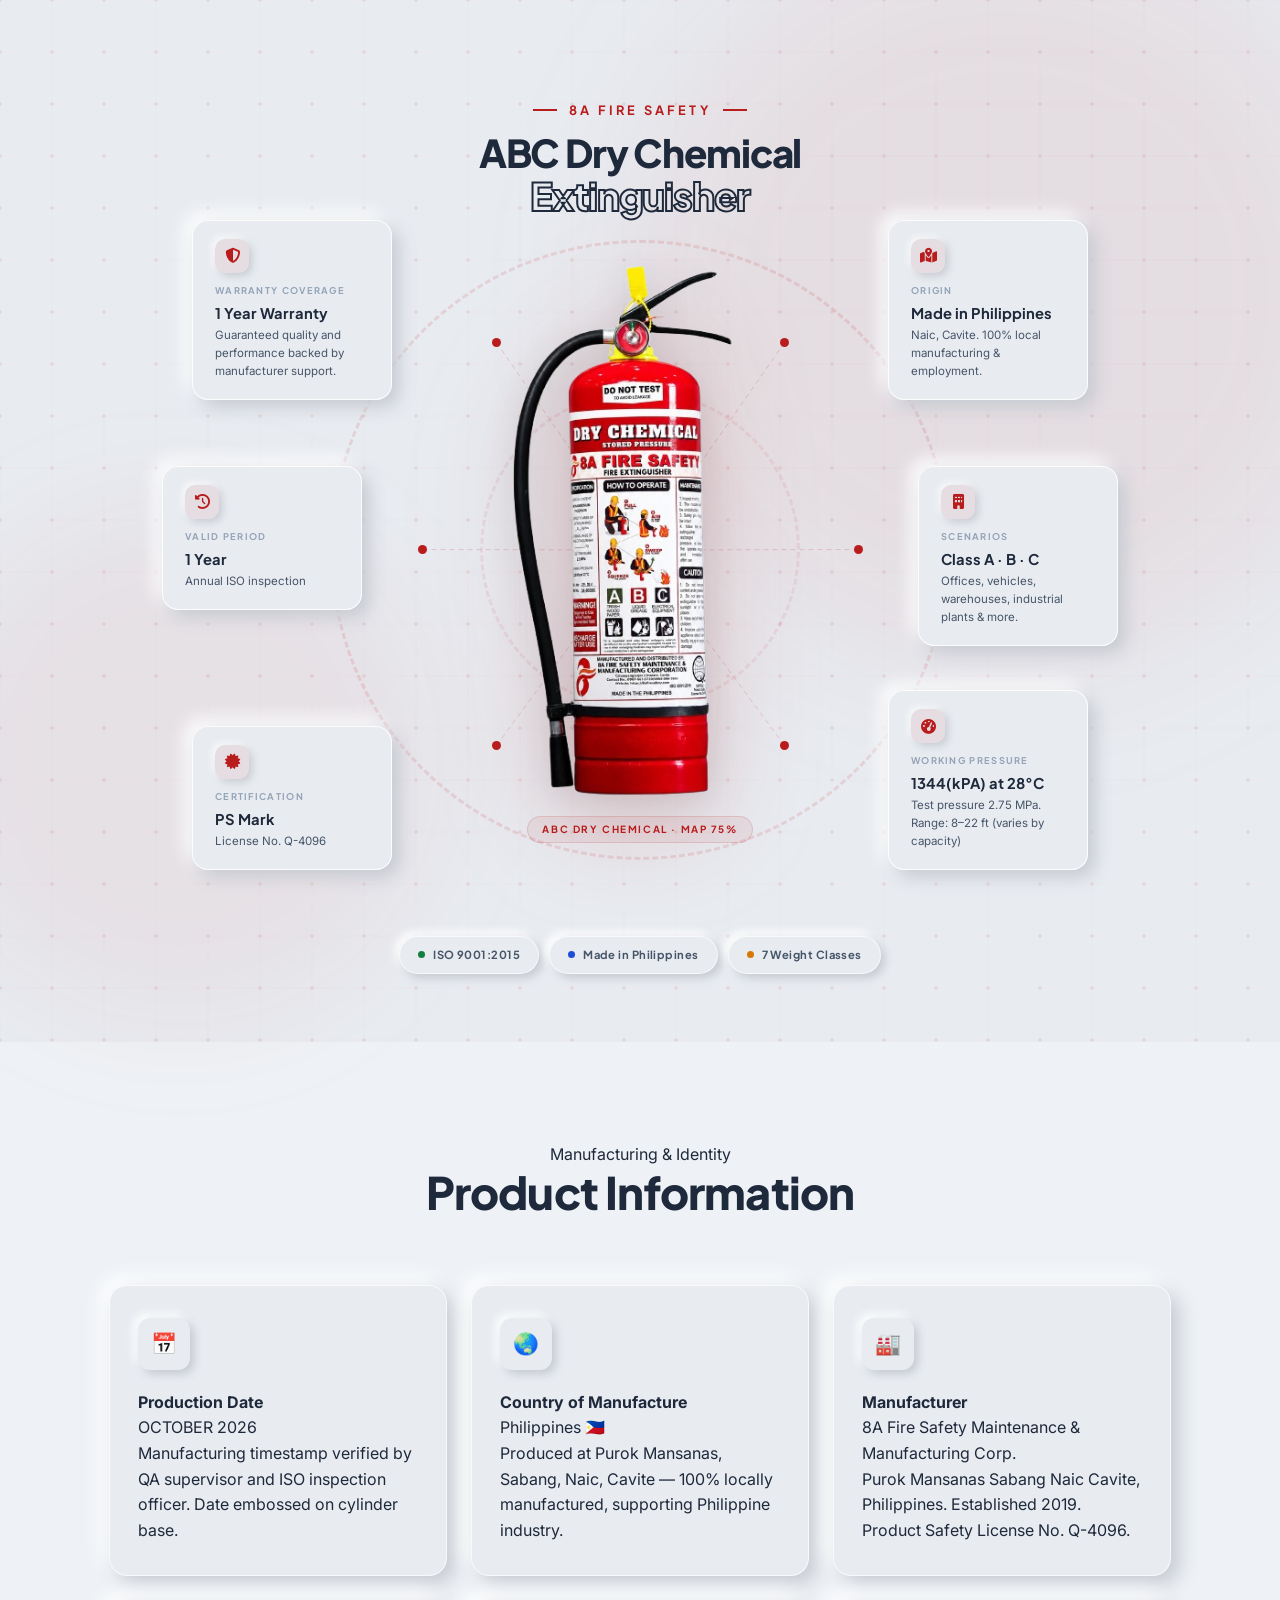
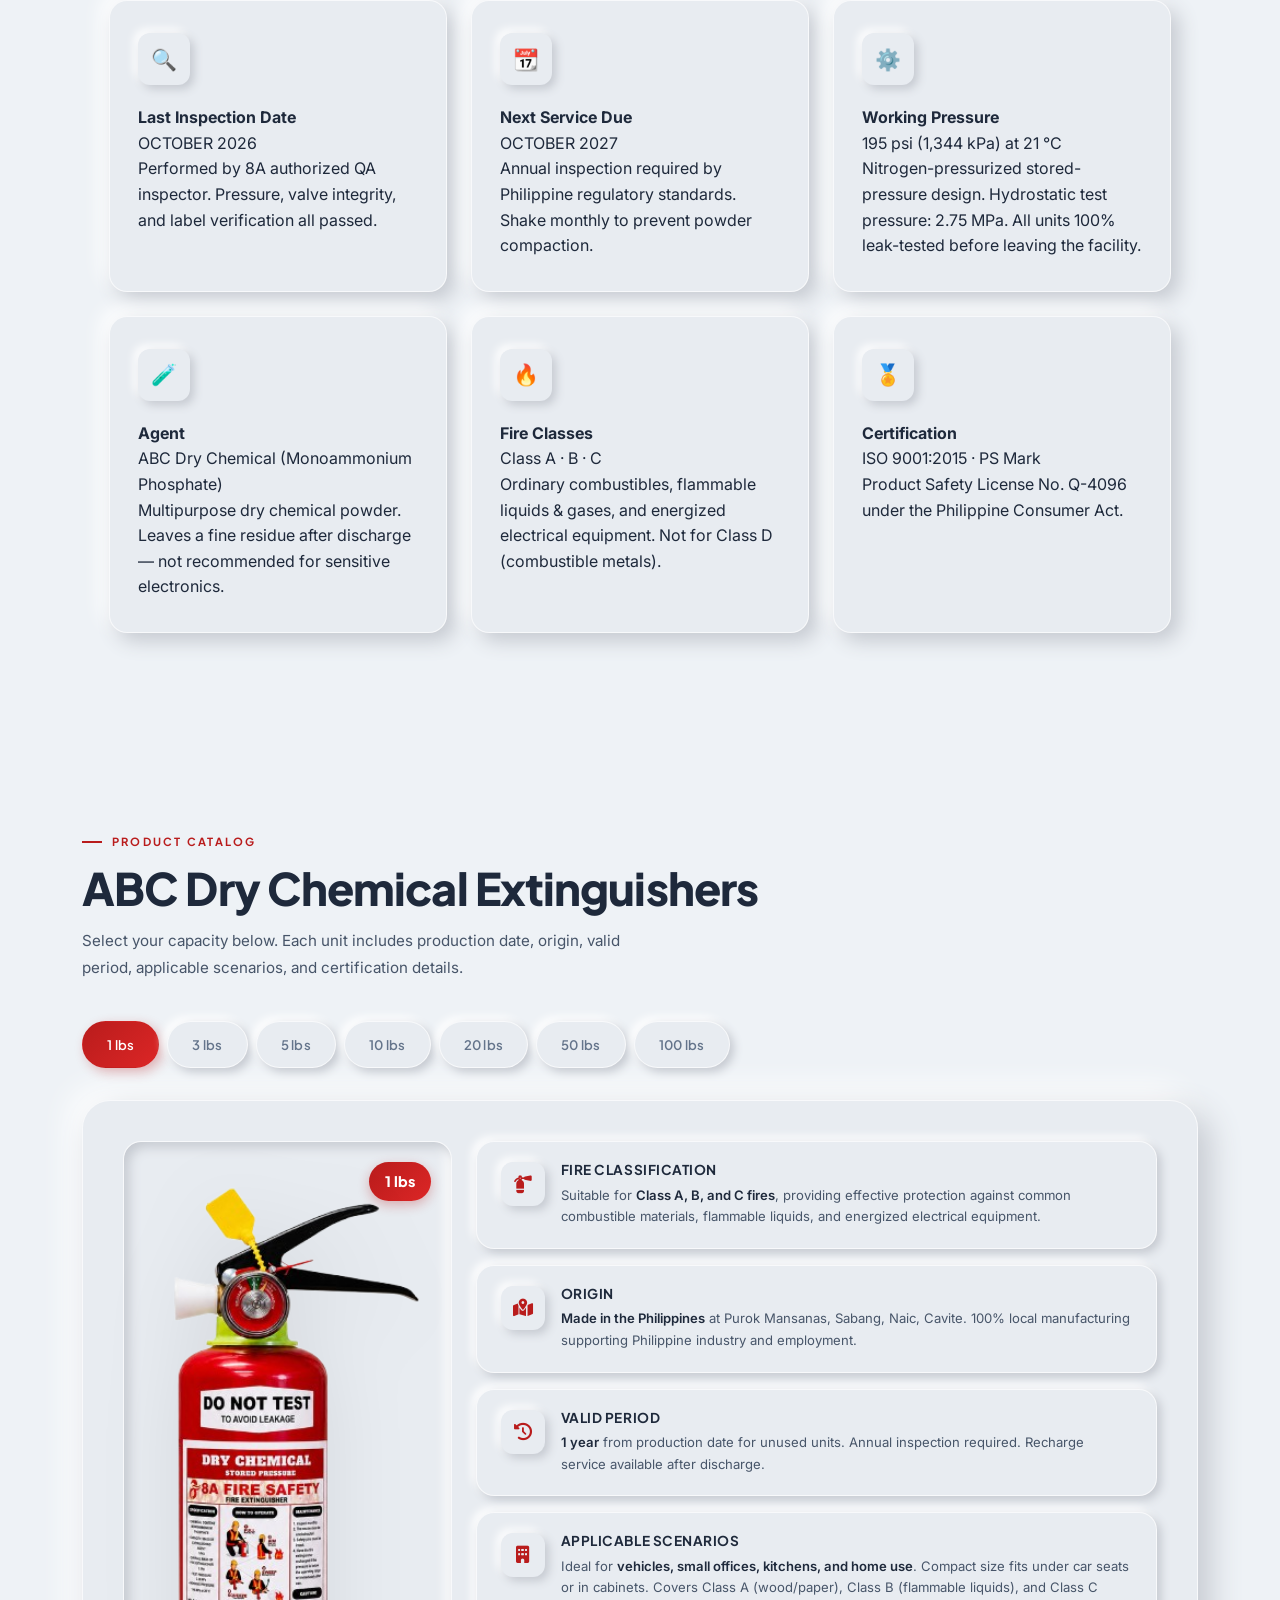
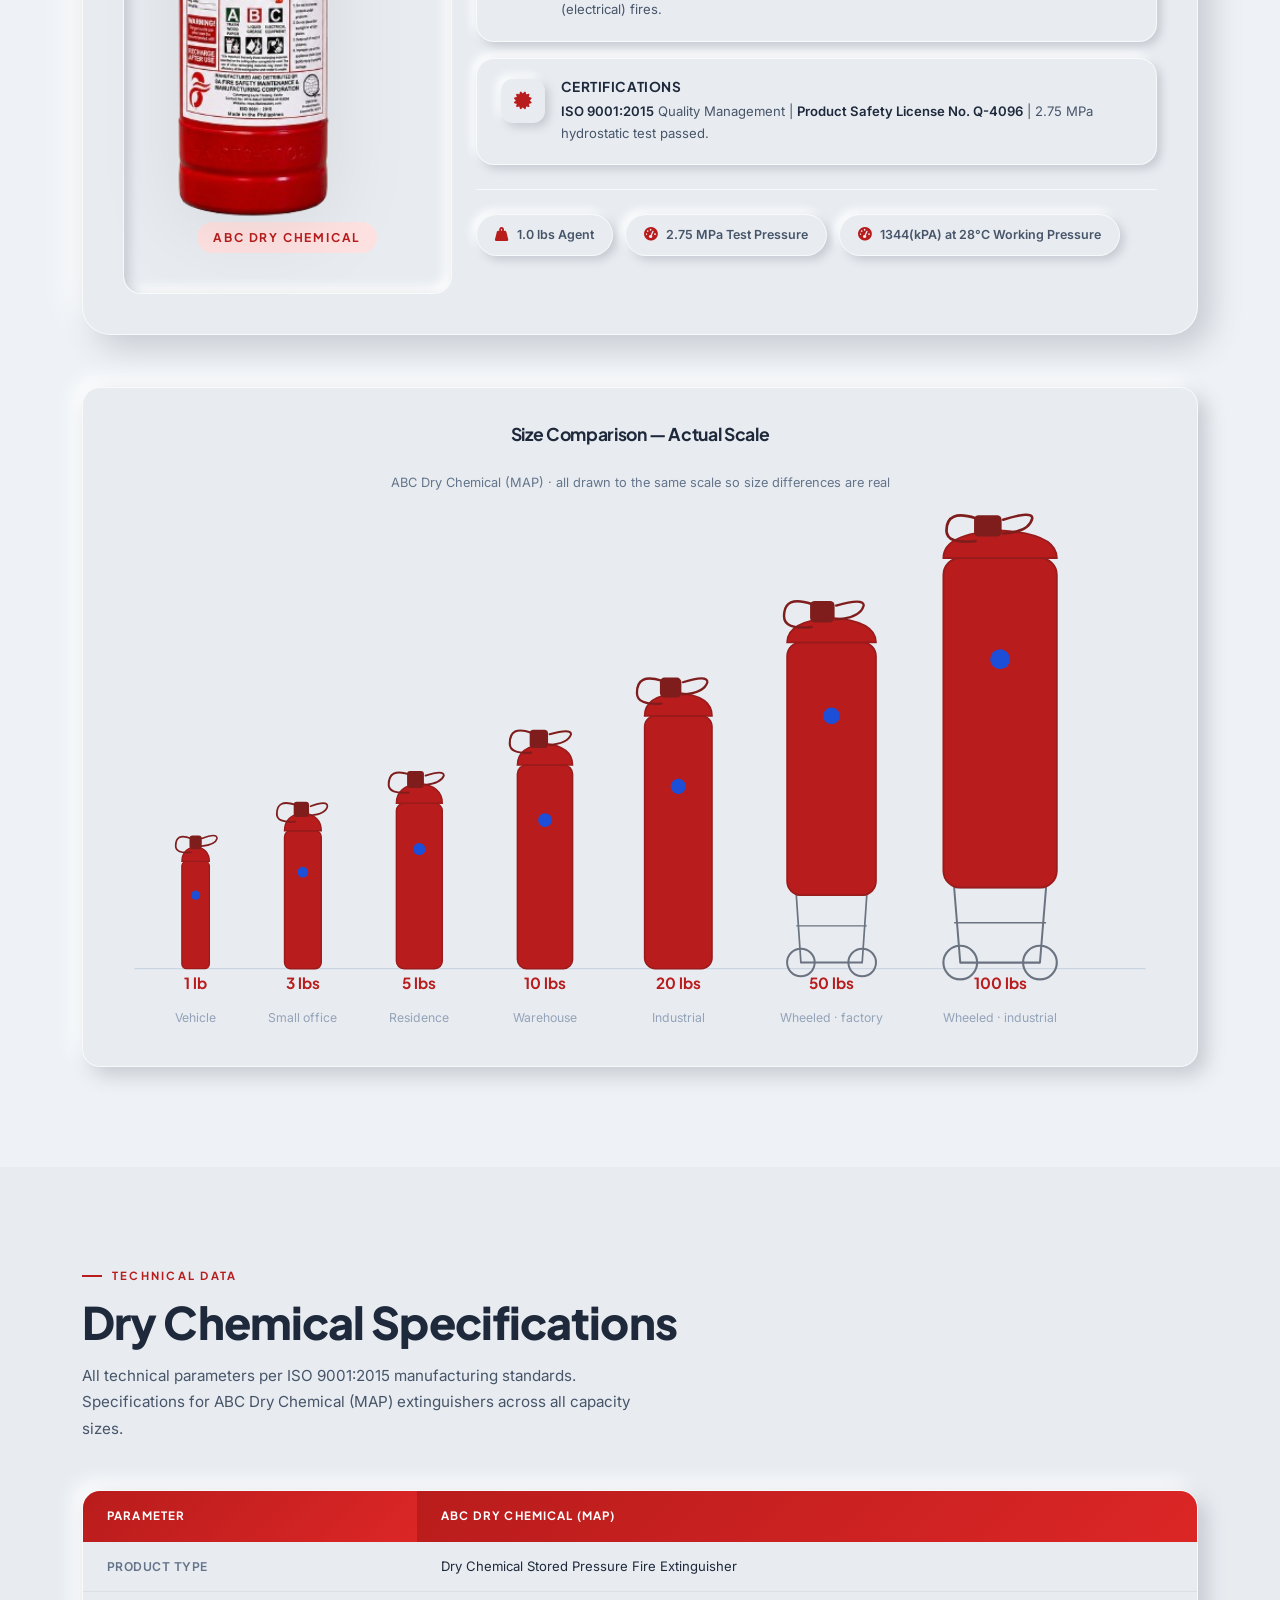
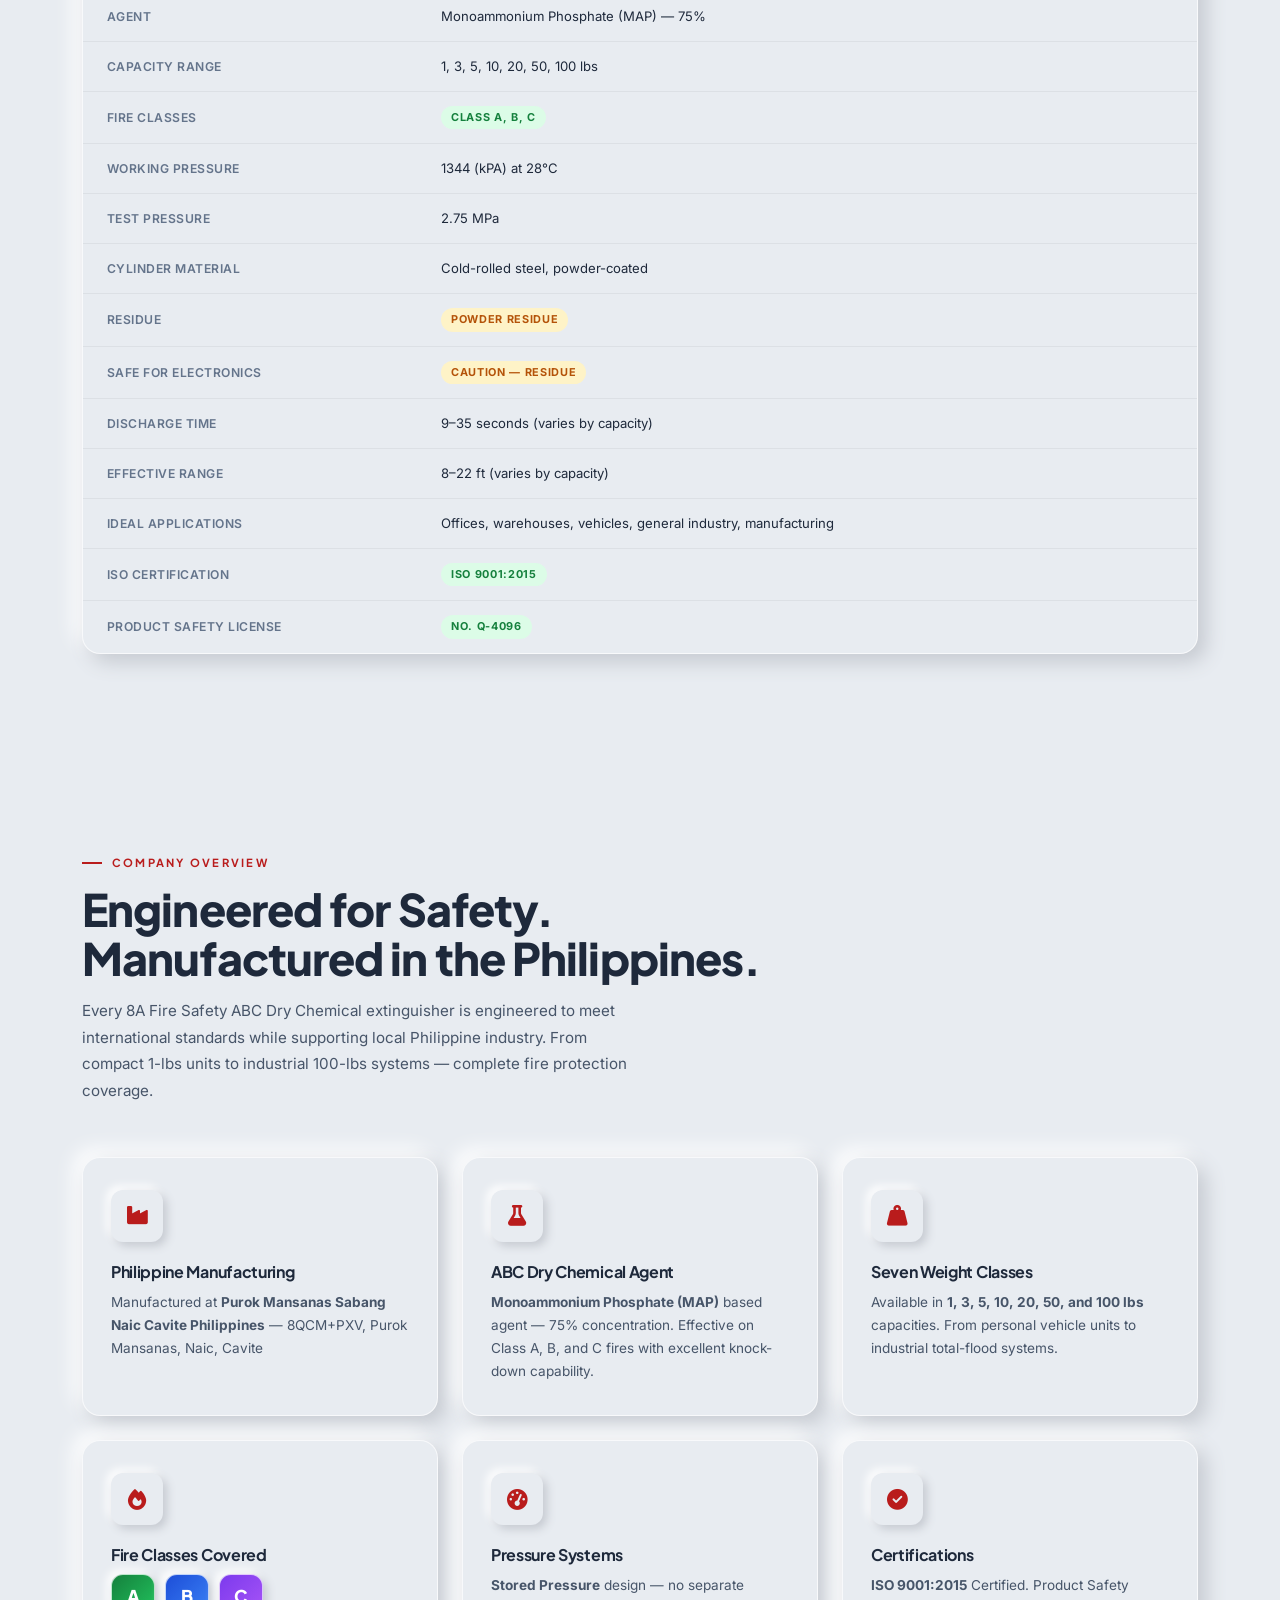
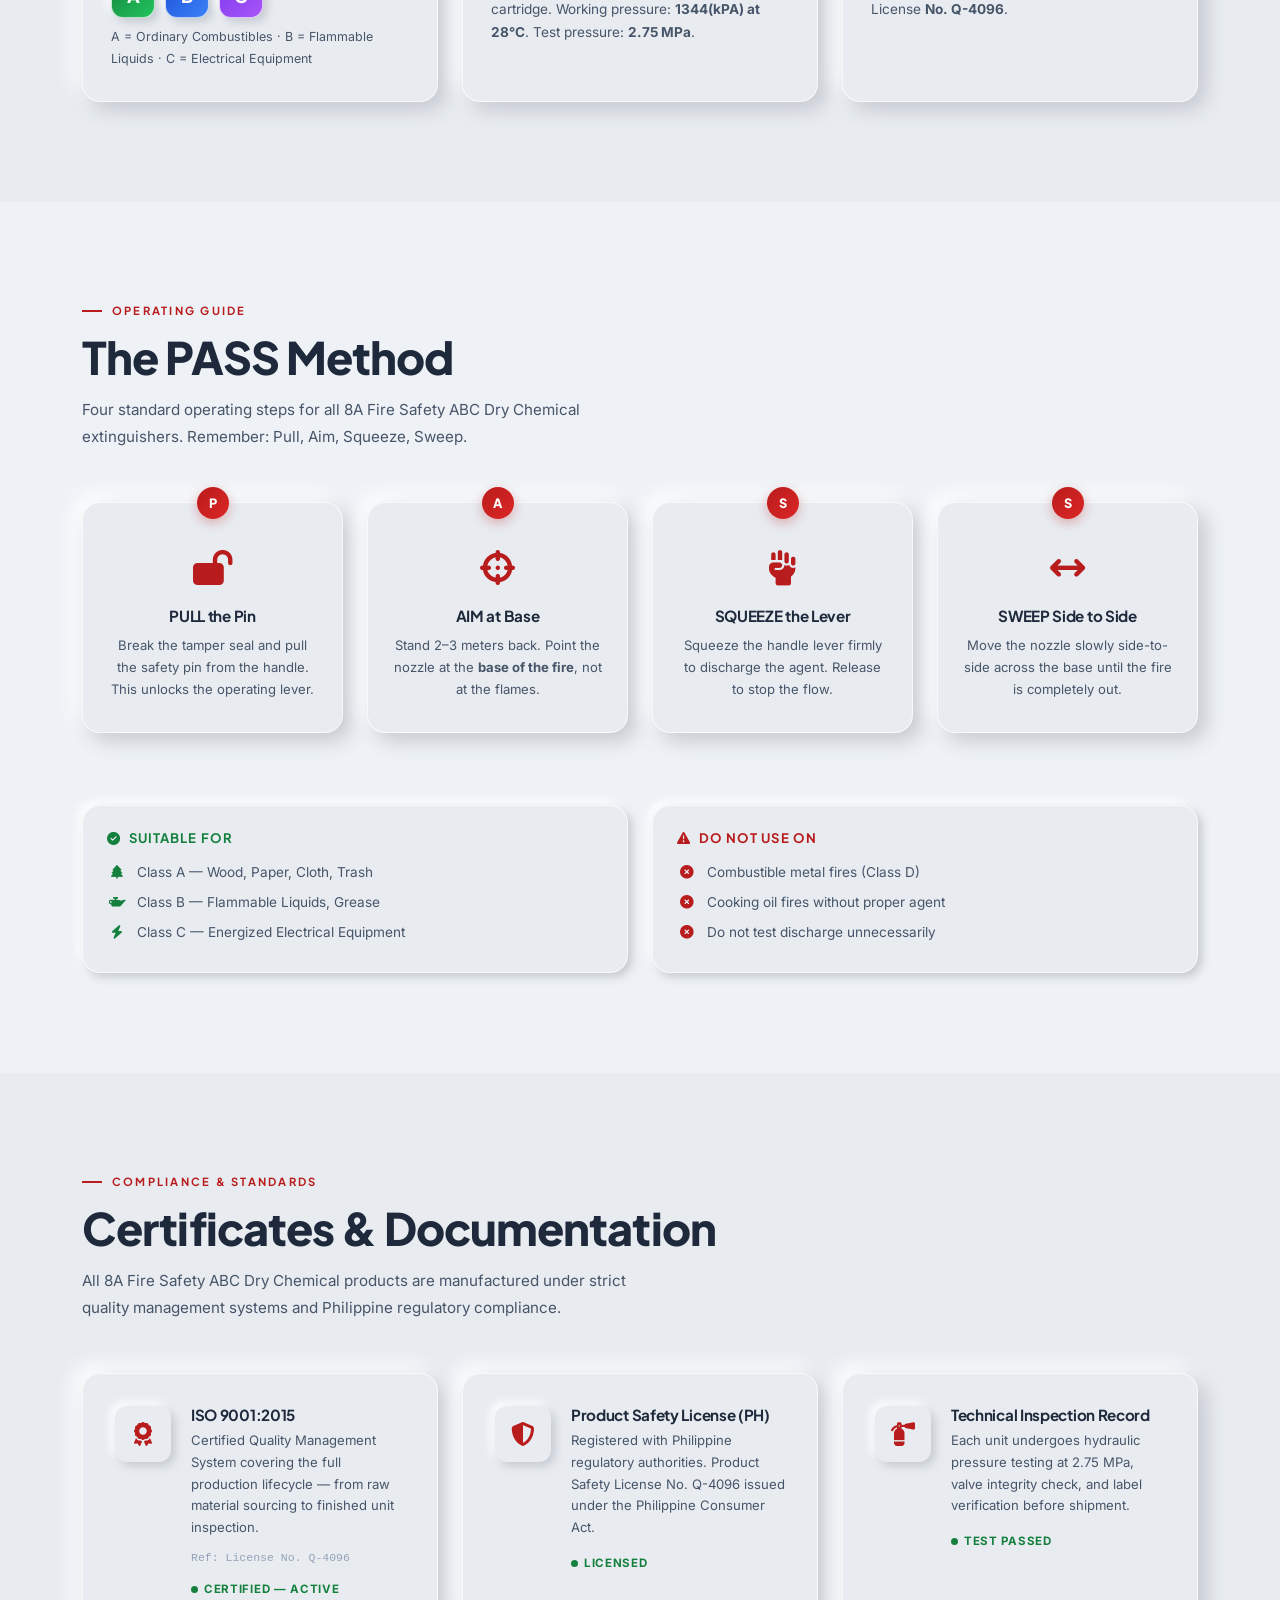
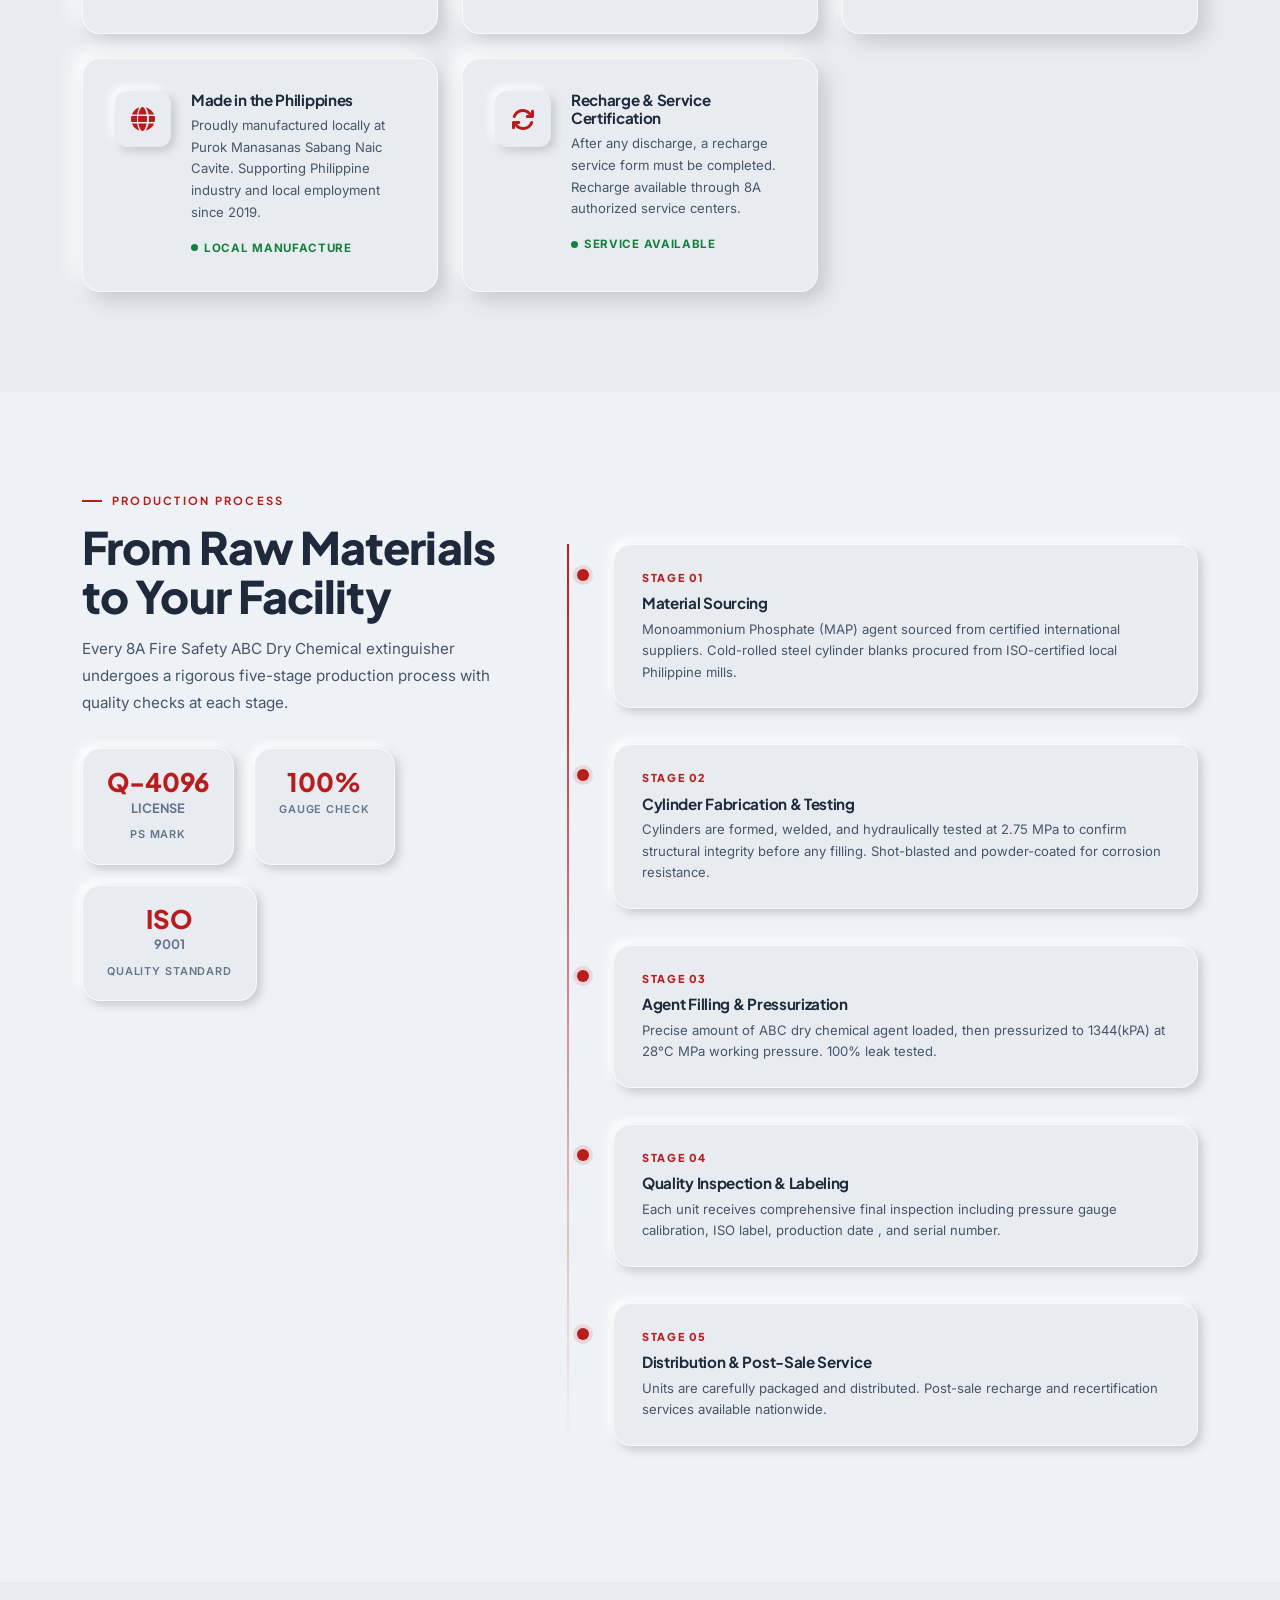
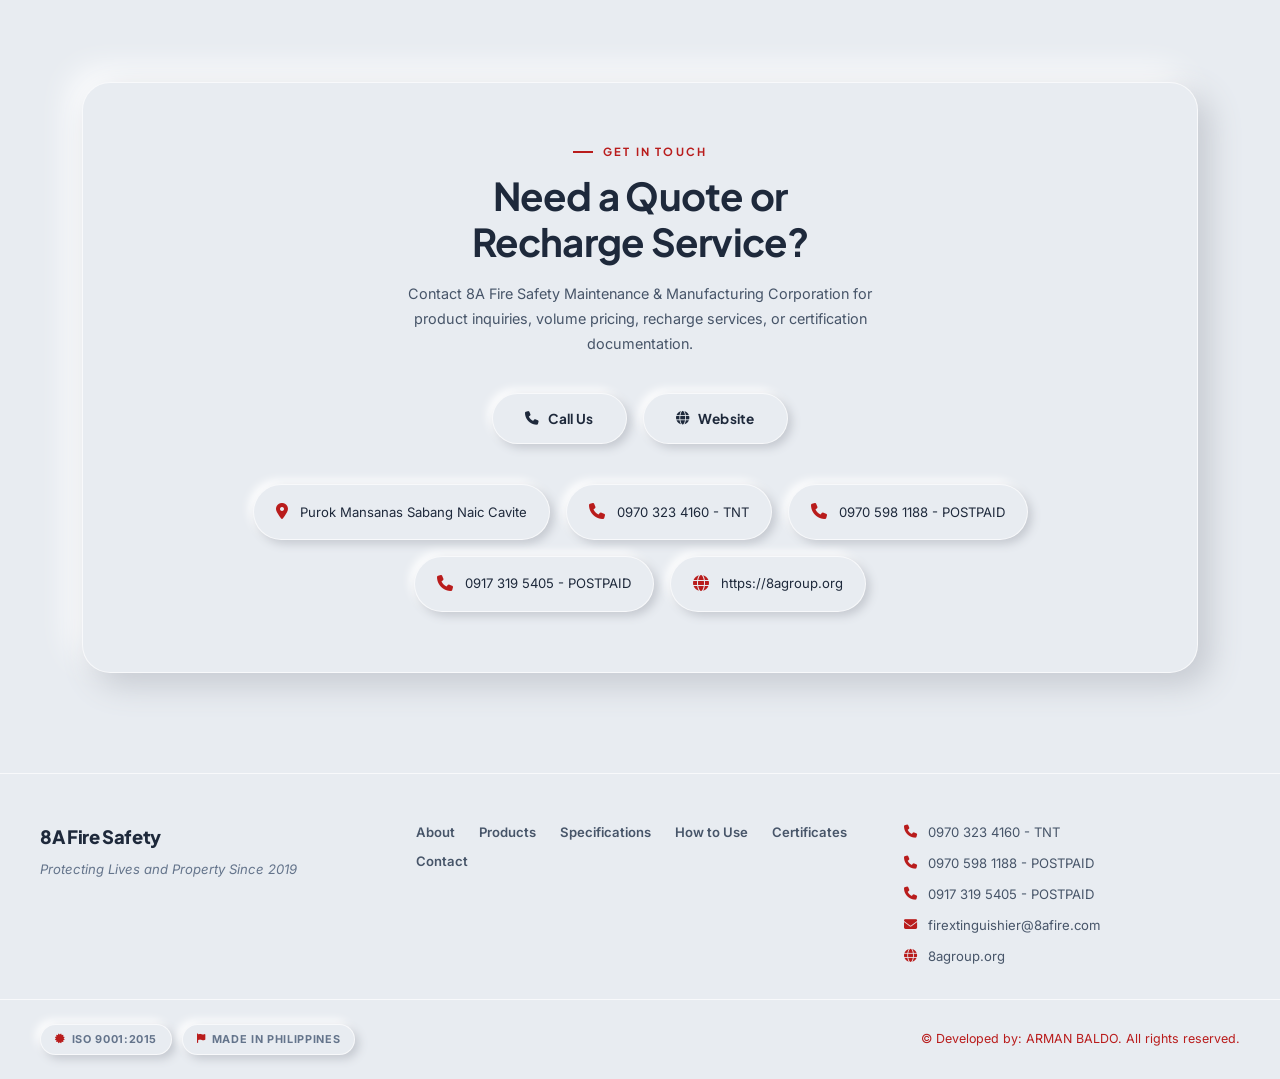
<file: index.html>
<!DOCTYPE html>
<html lang="en">
<head>
  <meta charset="UTF-8" />
  <meta name="viewport" content="width=device-width, initial-scale=1.0" />
  <title>8A Fire Safety — Dry Chemical Fire Extinguishers</title>
  <meta name="description" content="8A Fire Safety — Philippine-made ABC Dry Chemical fire extinguishers. Available in 1, 3, 5, 10, 20, 50, and 100 lbs. ISO 9001:2015 certified." />

  <link href="https://cdn.jsdelivr.net/npm/bootstrap@5.3.3/dist/css/bootstrap.min.css" rel="stylesheet" integrity="sha384-QWTKZyjpPEjISv5WaRU9OFeRpok6YctnYmDr5pNlyT2bRjXh0JMhjY6hW+ALEwIH" crossorigin="anonymous">
  <link rel="stylesheet" href="https://cdnjs.cloudflare.com/ajax/libs/font-awesome/6.5.1/css/all.min.css" integrity="sha512-DTOQO9RWCH3ppGqcWaEA1BIZOC6xxalwEsw9c2QQeAIftl+Vegovlnee1c9QX4TctnWMn13TZye+giMm8e2LwA==" crossorigin="anonymous" referrerpolicy="no-referrer" />
  <link rel="preconnect" href="https://fonts.googleapis.com">
  <link rel="preconnect" href="https://fonts.gstatic.com" crossorigin>
  <link href="https://fonts.googleapis.com/css2?family=Inter:wght@300;400;500;600;700&family=Plus+Jakarta+Sans:wght@500;600;700;800&display=swap" rel="stylesheet">
  <link rel="stylesheet" href="css/styles.css" />
    <link rel="stylesheet" href="css/grid_animation.css" />
<base target="_blank">
<base target="_blank">
</head>
<body>
<section id="hero" class="h8a-hero-section">

  <!-- Ambient background grid + orbs -->
  <div class="h8a-grid-bg"></div>
  <div class="h8a-orb h8a-orb-1"></div>
  <div class="h8a-orb h8a-orb-2"></div>

  <div class="container h8a-inner">

    <!-- ── Top text block ── -->
    <div class="h8a-top-text reveal-on-scroll">
      <div class="h8a-hero-label">
        <span class="h8a-hero-label-dash"></span>
        8A Fire Safety
        <span class="h8a-hero-label-dash"></span>
      </div>
      <h1 class="h8a-hero-title">
        ABC Dry Chemical<br>
        <span class="h8a-hero-title-stroke">Extinguisher</span>
      </h1>
     
    </div>

    <!-- ── Stage: floating cards + product center ── -->
    <div class="h8a-stage reveal-on-scroll" data-delay="200" id="h8aStage">

      <!-- Rotating rings -->
      <div class="h8a-ring h8a-ring-outer"></div>
      <div class="h8a-ring h8a-ring-inner"></div>

      <!-- SVG connector lines (drawn by JS) -->
      <svg id="h8aLines" class="h8a-svg-lines" xmlns="http://www.w3.org/2000/svg"></svg>

      <!-- Pulse dots (anchor points on image perimeter) -->
      <div class="h8a-dot-pulse h8a-dot-tl" style="animation-delay:0s"></div>
      <div class="h8a-dot-pulse h8a-dot-tr" style="animation-delay:0.4s"></div>
      <div class="h8a-dot-pulse h8a-dot-ml" style="animation-delay:0.8s"></div>
      <div class="h8a-dot-pulse h8a-dot-mr" style="animation-delay:1.2s"></div>
      <div class="h8a-dot-pulse h8a-dot-bl" style="animation-delay:1.6s"></div>
      <div class="h8a-dot-pulse h8a-dot-br" style="animation-delay:2.0s"></div>

   <!-- CARD 0: Warranty Coverage -->
<div class="h8a-card h8a-card-tl" id="h8a-card-0">
    <div class="h8a-card-icon"><i class="fa-solid fa-shield-halved"></i></div>
    <div class="h8a-card-title">Warranty Coverage</div>
    <div class="h8a-card-value">1 Year Warranty</div>
    <div class="h8a-card-detail">Guaranteed quality and performance backed by manufacturer support.</div>
</div>
      <!-- CARD 1: Origin (top-right) -->
      <div class="h8a-card h8a-card-tr" id="h8a-card-1">
        <div class="h8a-card-icon"><i class="fa-solid fa-map-location-dot"></i></div>
        <div class="h8a-card-title">Origin</div>
        <div class="h8a-card-value">Made in Philippines</div>
        <div class="h8a-card-detail">Naic, Cavite. 100% local manufacturing &amp; employment.</div>
      </div>

      <!-- CARD 2: Valid Period (mid-left) -->
      <div class="h8a-card h8a-card-ml" id="h8a-card-2">
        <div class="h8a-card-icon"><i class="fa-solid fa-clock-rotate-left"></i></div>
        <div class="h8a-card-title">Valid Period</div>
        <div class="h8a-card-value">1 Year</div>
        <div class="h8a-card-detail">Annual ISO inspection</div>
      </div>

      <!-- CARD 3: Applicable Scenarios (mid-right) -->
      <div class="h8a-card h8a-card-mr" id="h8a-card-3">
        <div class="h8a-card-icon"><i class="fa-solid fa-building"></i></div>
        <div class="h8a-card-title">Scenarios</div>
        <div class="h8a-card-value">Class A · B · C</div>
        <div class="h8a-card-detail">Offices, vehicles, warehouses, industrial plants &amp; more.</div>
      </div>

        <!-- CARD 4: Certifications (bottom-left) -->
    <div class="h8a-card h8a-card-bl" id="h8a-card-4">
      <div class="h8a-card-icon">
        <i class="fa-solid fa-certificate"></i>
      </div>
      <div class="h8a-card-title">Certification</div>
      <div class="h8a-card-value">PS Mark</div>
      <div class="h8a-card-detail">License No. Q-4096</div>
    </div>

      <!-- CARD 5: Working Pressure (bottom-right) -->
      <div class="h8a-card h8a-card-br" id="h8a-card-5">
        <div class="h8a-card-icon"><i class="fa-solid fa-gauge-high"></i></div>
        <div class="h8a-card-title">Working Pressure</div>
        <div class="h8a-card-value">1344(kPA) at 28°C</div>
        <div class="h8a-card-detail">Test pressure 2.75 MPa. Range: 8–22 ft (varies by capacity)</div>
      </div>

      <!-- ── Centre product image ── -->
      <div class="h8a-product-core">
        <!-- Use your existing org.png; fallback icon if missing -->
        <div class="h8a-img-wrap">
          <img
            src="img/org.png"
            alt="8A Fire Safety ABC Dry Chemical Fire Extinguisher"
            class="h8a-product-img"
            onerror="this.style.display='none';this.nextElementSibling.style.display='flex'"
          />
          <!-- Fallback SVG (hidden unless img fails) -->
          <div class="h8a-product-svg-fallback" style="display:none;">
            <i class="fa-solid fa-fire-extinguisher" style="font-size:7rem;color:#b91c1c;filter:drop-shadow(0 8px 24px rgba(185,28,28,0.25));"></i>
          </div>
        </div>
        <span class="h8a-product-badge">ABC Dry Chemical · MAP 75%</span>
      </div>

    </div><!-- /.h8a-stage -->

    <!-- ── Bottom cert pills ── -->
    <div class="h8a-certs-row reveal-on-scroll" data-delay="350">
      <div class="h8a-cert-pill"><span class="h8a-pill-dot green"></span>ISO 9001:2015</div>
      <div class="h8a-cert-pill"><span class="h8a-pill-dot blue"></span>Made in Philippines</div>
      <div class="h8a-cert-pill"><span class="h8a-pill-dot amber"></span>7 Weight Classes</div>
    </div> 

  </div><!-- /.container -->
</section>


<!-- ── SECTION: KEY INFO ── -->
<section id="product-info" class="section-pad alt-bg reveal-on-scroll" data-delay="200">
  <div class="container h8a-inner">
    <div class="section-eyebrow">Manufacturing &amp; Identity</div>
    <h2 class="section-title">Product Information</h2>
    <div class="info-grid">

      <div class="info-card">
        <div class="ic-icon">📅</div>
        <div class="ic-label" style="font-weight:700;">Production Date</div>
        <div class="ic-value">OCTOBER 2026</div>
        <div class="ic-detail">Manufacturing timestamp verified by QA supervisor and ISO inspection officer. Date embossed on cylinder base.</div>
      </div>

      <div class="info-card">
        <div class="ic-icon">🌏</div>
        <div class="ic-label" style="font-weight:700;">Country of Manufacture</div>
        <div class="ic-value">Philippines 🇵🇭</div>
        <div class="ic-detail">Produced at Purok Mansanas, Sabang, Naic, Cavite — 100% locally manufactured, supporting Philippine industry.</div>
      </div>

      <div class="info-card">
        <div class="ic-icon">🏭</div>
        <div class="ic-label" style="font-weight:700;">Manufacturer</div>
        <div class="ic-value">8A Fire Safety Maintenance &amp; Manufacturing Corp.</div>
        <div class="ic-detail">Purok Mansanas Sabang Naic Cavite, Philippines. Established 2019. Product Safety License No. Q-4096.</div>
      </div>

      <div class="info-card">
        <div class="ic-icon">🔍</div>
        <div class="ic-label" style="font-weight:700;">Last Inspection Date</div>
        <div class="ic-value">OCTOBER 2026</div>
        <div class="ic-detail">Performed by 8A authorized QA inspector. Pressure, valve integrity, and label verification all passed.</div>
      </div>

      <div class="info-card">
        <div class="ic-icon">📆</div>
        <div class="ic-label" style="font-weight:700;">Next Service Due</div>
        <div class="ic-value">OCTOBER 2027</div>
        <div class="ic-detail">Annual inspection required by Philippine regulatory standards. Shake monthly to prevent powder compaction.</div>
      </div>

      <div class="info-card">
        <div class="ic-icon">⚙️</div>
        <div class="ic-label" style="font-weight:700;">Working Pressure</div>
        <div class="ic-value">195 psi (1,344 kPa) at 21 °C</div>
        <div class="ic-detail">Nitrogen-pressurized stored-pressure design. Hydrostatic test pressure: 2.75 MPa. All units 100% leak-tested before leaving the facility.</div>
      </div>

      <div class="info-card">
        <div class="ic-icon">🧪</div>
        <div class="ic-label" style="font-weight:700;">Agent</div>
        <div class="ic-value">ABC Dry Chemical (Monoammonium Phosphate)</div>
        <div class="ic-detail">Multipurpose dry chemical powder. Leaves a fine residue after discharge — not recommended for sensitive electronics.</div>
      </div>

      <div class="info-card">
        <div class="ic-icon">🔥</div>
        <div class="ic-label" style="font-weight:700;">Fire Classes</div>
        <div class="ic-value">Class A · B · C</div>
        <div class="ic-detail">Ordinary combustibles, flammable liquids &amp; gases, and energized electrical equipment. Not for Class D (combustible metals).</div>
      </div>

      <div class="info-card">
        <div class="ic-icon">🏅</div>
        <div class="ic-label" style="font-weight:700;">Certification</div>
        <div class="ic-value">ISO 9001:2015 · PS Mark</div>
        <div class="ic-detail">Product Safety License No. Q-4096 under the Philippine Consumer Act.</div>
      </div>

    </div>
  </div>
</section>
<!-- ══════════════════════════════════════════
     PRODUCTS — DRY CHEMICAL ONLY
     ══════════════════════════════════════════ -->
<section id="products" class="section-pad alt-bg">
  <div class="container">
    <div class="section-label reveal-on-scroll">Product Catalog</div>
    <h2 class="section-title reveal-on-scroll" data-delay="100">ABC Dry Chemical Extinguishers</h2>
    <p class="section-sub reveal-on-scroll" data-delay="200">
      Select your capacity below. Each unit includes production date, origin, valid period, applicable scenarios, and certification details.
    </p>

    <!-- Product Size Selector -->
    <div class="product-tabs reveal-on-scroll" data-delay="300">
      <button class="tab-btn active" data-tab="1lb">1 lbs</button>
      <button class="tab-btn" data-tab="3lb">3 lbs</button>
      <button class="tab-btn" data-tab="5lb">5 lbs</button>
      <button class="tab-btn" data-tab="10lb">10 lbs</button>
      <button class="tab-btn" data-tab="20lb">20 lbs</button>
      <button class="tab-btn" data-tab="50lb">50 lbs</button>
      <button class="tab-btn" data-tab="100lb">100 lbs</button>
    </div>

    <!-- 1 lbs Product Card -->
    <div id="tab-1lb" class="product-detail-panel active">
      <div class="product-detail-card">
        <div class="row g-4 reveal-on-scroll" data-delay="200">
          <div class="col-lg-4">
            <div class="product-image-box">
              <div class="product-size-badge">1 lbs</div>
              <img class="anatomy-img" id="anatomyImg" src="img/DRYCHEM/1.png" alt="8A Fire Safety Dry Chemical Extinguisher Technical Drawing" />
              <div class="product-agent-tag">ABC Dry Chemical</div>
            </div>
          </div>
          <div class="col-lg-8">
            <div class="product-info-grid">
              <div class="info-block">
                <div class="info-block-icon"><i class="fa-solid fa-fire-extinguisher"></i></div>
                <div class="info-block-content">
                    <h5>Fire Classification</h5>
                    <p>Suitable for <strong>Class A, B, and C fires</strong>, providing effective protection against common combustible materials, flammable liquids, and energized electrical equipment.</p>
                </div>
              </div>
              <div class="info-block">
                <div class="info-block-icon"><i class="fa-solid fa-map-location-dot"></i></div>
                <div class="info-block-content">
                  <h5>Origin</h5>
                  <p><strong>Made in the Philippines</strong> at Purok Mansanas, Sabang, Naic, Cavite. 100% local manufacturing supporting Philippine industry and employment.</p>
                </div>
              </div>
              <div class="info-block">
                <div class="info-block-icon"><i class="fa-solid fa-clock-rotate-left"></i></div>
                <div class="info-block-content">
                  <h5>Valid Period</h5>
                  <p><strong>1 year</strong> from production date for unused units. Annual inspection required. Recharge service available after discharge.</p>
                </div>
              </div>
              <div class="info-block">
                <div class="info-block-icon"><i class="fa-solid fa-building"></i></div>
                <div class="info-block-content">
                  <h5>Applicable Scenarios</h5>
                  <p>Ideal for <strong>vehicles, small offices, kitchens, and home use</strong>. Compact size fits under car seats or in cabinets. Covers Class A (wood/paper), Class B (flammable liquids), and Class C (electrical) fires.</p>
                </div>
              </div>
              <div class="info-block">
                <div class="info-block-icon"><i class="fa-solid fa-certificate"></i></div>
                <div class="info-block-content">
                  <h5>Certifications</h5>
                  <p><strong>ISO 9001:2015</strong> Quality Management | <strong>Product Safety License No. Q-4096</strong> | 2.75 MPa hydrostatic test passed.</p>
                </div>
              </div>
            </div>
            <div class="product-meta-row">
              <div class="meta-badge"><i class="fa-solid fa-weight-hanging"></i> 1.0 lbs Agent</div>
               <div class="meta-badge"><i class="fa-solid fa-gauge-high"></i>2.75 MPa Test Pressure</div>
              <div class="meta-badge"><i class="fa-solid fa-gauge-high"></i> 1344(kPA) at 28°C Working Pressure</div>
          
            </div>
          </div>
        </div>
      </div>
    </div>

    <!-- 3 lbs Product Card -->
    <div id="tab-3lb" class="product-detail-panel">
      <div class="product-detail-card">
        <div class="row g-4">
          <div class="col-lg-4">
            <div class="product-image-box">
              <div class="product-size-badge">3 lbs</div>
              <img class="anatomy-img" id="anatomyImg" src="img/DRYCHEM/3.png" alt="8A Fire Safety Dry Chemical Extinguisher Technical Drawing" />
              <div class="product-agent-tag">ABC Dry Chemical</div>
            </div>
          </div>
          <div class="col-lg-8">
            <div class="product-info-grid">
              <div class="info-block">
                <div class="info-block-icon"><i class="fa-solid fa-fire-extinguisher"></i></div>
                <div class="info-block-content">
                    <h5>Fire Classification</h5>
                    <p>Suitable for <strong>Class A, B, and C fires</strong>, providing effective protection against common combustible materials, flammable liquids, and energized electrical equipment.</p>
                </div>
              </div>
              <div class="info-block">
                <div class="info-block-icon"><i class="fa-solid fa-map-location-dot"></i></div>
                <div class="info-block-content">
                  <h5>Origin</h5>
                  <p><strong>Made in the Philippines</strong> at Purok Mansanas, Sabang, Naic, Cavite. Local steel and components sourced from ISO-certified Philippine suppliers.</p>
                </div>
              </div>
              <div class="info-block">
                <div class="info-block-icon"><i class="fa-solid fa-clock-rotate-left"></i></div>
                <div class="info-block-content">
                  <h5>Valid Period</h5>
                  <p><strong>1 year</strong> from production date for unused units. Annual pressure gauge inspection required. Recharge available through  8A .</p>
                </div>
              </div>
              <div class="info-block">
                <div class="info-block-icon"><i class="fa-solid fa-building"></i></div>
                <div class="info-block-content">
                  <h5>Applicable Scenarios</h5>
                  <p>Perfect for <strong>small offices, retail shops, food carts, and residential units</strong>. Portable enough for vehicle mounting. Effective on Class A, B, and C fires with 8–10 ft discharge range.</p>
                </div>
              </div>
              <div class="info-block">
                <div class="info-block-icon"><i class="fa-solid fa-certificate"></i></div>
                <div class="info-block-content">
                  <h5>Certifications</h5>
                  <p><strong>ISO 9001:2015</strong> Quality Management |  <strong>Product Safety License No. Q-4096</strong> | 2.75 MPa hydrostatic test passed.</p>
                </div>
              </div>
            </div>
            <div class="product-meta-row">
              <div class="meta-badge"><i class="fa-solid fa-weight-hanging"></i> 3.0 lbs Agent</div>
               <div class="meta-badge"><i class="fa-solid fa-gauge-high"></i>2.75 MPa Test Pressure</div>
              <div class="meta-badge"><i class="fa-solid fa-gauge-high"></i> 1344(kPA) at 28°C Working Pressure</div>
            </div>
          </div>
        </div>
      </div>
    </div>

    <!-- 5 lbs Product Card -->
    <div id="tab-5lb" class="product-detail-panel">
      <div class="product-detail-card">
        <div class="row g-4">
          <div class="col-lg-4">
            <div class="product-image-box">
              <div class="product-size-badge">5 lbs</div>
              <img class="anatomy-img" id="anatomyImg" src="img/DRYCHEM/5.png" alt="8A Fire Safety Dry Chemical Extinguisher Technical Drawing" />
              <div class="product-agent-tag">ABC Dry Chemical</div>
            </div>
          </div>
          <div class="col-lg-8">
            <div class="product-info-grid">
              <div class="info-block">
                <div class="info-block-icon"><i class="fa-solid fa-fire-extinguisher"></i></div>
                <div class="info-block-content">
                    <h5>Fire Classification</h5>
                    <p>Suitable for <strong>Class A, B, and C fires</strong>, providing effective protection against common combustible materials, flammable liquids, and energized electrical equipment.</p>
                </div>
              </div>
              <div class="info-block">
                <div class="info-block-icon"><i class="fa-solid fa-map-location-dot"></i></div>
                <div class="info-block-content">
                  <h5>Origin</h5>
                  <p><strong>Made in the Philippines</strong> at Purok Mansanas, Sabang, Naic, Cavite. Cold-rolled steel cylinders from local ISO-certified mills with powder-coat finishing.</p>
                </div>
              </div>
              <div class="info-block">
                <div class="info-block-icon"><i class="fa-solid fa-clock-rotate-left"></i></div>
                <div class="info-block-content">
                  <h5>Valid Period</h5>
                  <p><strong>5 years</strong> from production date for unused units. Recharge service available. </p>
                </div>
              </div>
              <div class="info-block">
                <div class="info-block-icon"><i class="fa-solid fa-building"></i></div>
                <div class="info-block-content">
                  <h5>Applicable Scenarios</h5>
                  <p>Recommended for <strong>offices, restaurants, small warehouses, workshops, and commercial vehicles</strong>. Most popular size for general commercial compliance. 14-second discharge time, 14 ft range.</p>
                </div>
              </div>
              <div class="info-block">
                <div class="info-block-icon"><i class="fa-solid fa-certificate"></i></div>
                <div class="info-block-content">
                  <h5>Certifications</h5>
                  <p><strong>ISO 9001:2015</strong> Quality Management |<strong>Product Safety License No. Q-4096</strong> | 2.75 MPa hydrostatic test passed.</p>
                </div>
              </div>
            </div>
            <div class="product-meta-row">
              <div class="meta-badge"><i class="fa-solid fa-weight-hanging"></i> 5.0 lbs Agent</div>
               <div class="meta-badge"><i class="fa-solid fa-gauge-high"></i>2.75 MPa Test Pressure</div>
              <div class="meta-badge"><i class="fa-solid fa-gauge-high"></i> 1344(kPA) at 28°C Working Pressure</div>

             
            </div>
          </div>
        </div>
      </div>
    </div>

    <!-- 10 lbs Product Card -->
    <div id="tab-10lb" class="product-detail-panel">
      <div class="product-detail-card">
        <div class="row g-4">
          <div class="col-lg-4">
            <div class="product-image-box">
              <div class="product-size-badge">10 lbs</div>
              <img class="anatomy-img" id="anatomyImg" src="img/DRYCHEM/10.png" alt="8A Fire Safety Dry Chemical Extinguisher Technical Drawing" />
              <div class="product-agent-tag">ABC Dry Chemical</div>
            </div>
          </div>
          <div class="col-lg-8">
            <div class="product-info-grid">
              <div class="info-block">
                <div class="info-block-icon"><i class="fa-solid fa-fire-extinguisher"></i></div>
                <div class="info-block-content">
                    <h5>Fire Classification</h5>
                    <p>Suitable for <strong>Class A, B, and C fires</strong>, providing effective protection against common combustible materials, flammable liquids, and energized electrical equipment.</p>
                </div>
              </div>
              <div class="info-block">
                <div class="info-block-icon"><i class="fa-solid fa-map-location-dot"></i></div>
                <div class="info-block-content">
                  <h5>Origin</h5>
                  <p><strong>Made in the Philippines</strong> at Purok Mansanas, Sabang, Naic, Cavite. Seamless steel cylinders from local mills with dual-coat powder paint system for corrosion resistance.</p>
                </div>
              </div>
              <div class="info-block">
                <div class="info-block-icon"><i class="fa-solid fa-clock-rotate-left"></i></div>
                <div class="info-block-content">
                  <h5>Valid Period</h5>
                  <p><strong>1 year</strong> from production date for unused units. Annual pressure gauge inspection required. Recharge available through  8A .</p>
                </div>
              </div>
              <div class="info-block">
                <div class="info-block-icon"><i class="fa-solid fa-building"></i></div>
                <div class="info-block-content">
                  <h5>Applicable Scenarios</h5>
                  <p>Designed for <strong>medium warehouses, factories, hotels, schools, and multi-room commercial buildings</strong>. 21-second discharge time with 20 ft effective range. Wall-mount or vehicle bracket options.</p>
                </div>
              </div>
              <div class="info-block">
                <div class="info-block-icon"><i class="fa-solid fa-certificate"></i></div>
                <div class="info-block-content">
                  <h5>Certifications</h5>
                  <p><strong>ISO 9001:2015</strong> Quality Management | <strong>Product Safety License No. Q-4096</strong> | 2.75 MPa hydrostatic test passed.</p>
                </div>
              </div>
            </div>
            <div class="product-meta-row">
              <div class="meta-badge"><i class="fa-solid fa-weight-hanging"></i> 10.0 lbs Agent</div>
               <div class="meta-badge"><i class="fa-solid fa-gauge-high"></i>2.75 MPa Test Pressure</div>
              <div class="meta-badge"><i class="fa-solid fa-gauge-high"></i> 1344(kPA) at 28°C Working Pressure</div>
 
             
            </div>
          </div>
        </div>
      </div>
    </div>

    <!-- 20 lbs Product Card -->
    <div id="tab-20lb" class="product-detail-panel">
      <div class="product-detail-card">
        <div class="row g-4">
          <div class="col-lg-4">
            <div class="product-image-box">
              <div class="product-size-badge">20 lbs</div>
             <img class="anatomy-img" id="anatomyImg" src="img/DRYCHEM/20.png" alt="8A Fire Safety Dry Chemical Extinguisher Technical Drawing" />
              <div class="product-agent-tag">ABC Dry Chemical</div>
            </div>
          </div>
          <div class="col-lg-8">
            <div class="product-info-grid">
              <div class="info-block">
                <div class="info-block-icon"><i class="fa-solid fa-fire-extinguisher"></i></div>
                <div class="info-block-content">
                    <h5>Fire Classification</h5>
                    <p>Suitable for <strong>Class A, B, and C fires</strong>, providing effective protection against common combustible materials, flammable liquids, and energized electrical equipment.</p>
                </div>
              </div>
              <div class="info-block">
                <div class="info-block-icon"><i class="fa-solid fa-map-location-dot"></i></div>
                <div class="info-block-content">
                  <h5>Origin</h5>
                  <p><strong>Made in the Philippines</strong> at Purok Mansanas, Sabang, Naic, Cavite. Heavy-duty cold-rolled steel construction with corrosion-resistant powder coating for industrial environments.</p>
                </div>
              </div>
              <div class="info-block">
                <div class="info-block-icon"><i class="fa-solid fa-clock-rotate-left"></i></div>
                <div class="info-block-content">
                  <h5>Valid Period</h5>
                     <p><strong>1 year</strong> from production date for unused units. Annual pressure gauge inspection required. Recharge available through  8A .</p>
                </div>
              </div>
              <div class="info-block">
                <div class="info-block-icon"><i class="fa-solid fa-building"></i></div>
                <div class="info-block-content">
                  <h5>Applicable Scenarios</h5>
                  <p>Built for <strong>industrial facilities, large warehouses, construction sites, manufacturing plants, and heavy commercial use</strong>. 28-second discharge time, 22 ft range. High-flow valve for rapid suppression.</p>
                </div>
              </div>
              <div class="info-block">
                <div class="info-block-icon"><i class="fa-solid fa-certificate"></i></div>
                <div class="info-block-content">
                  <h5>Certifications</h5>
                  <p><strong>ISO 9001:2015</strong> Quality Management | <strong>Product Safety License No. Q-4096</strong> | 2.75 MPa hydrostatic test passed.</p>
                </div>
              </div>
            </div>
            <div class="product-meta-row">
              <div class="meta-badge"><i class="fa-solid fa-weight-hanging"></i> 20.0 lbs Agent</div>
               <div class="meta-badge"><i class="fa-solid fa-gauge-high"></i>2.75 MPa Test Pressure</div>
              <div class="meta-badge"><i class="fa-solid fa-gauge-high"></i> 1344(kPA) at 28°C Working Pressure</div>
        
            </div>
          </div>
        </div>
      </div>
    </div>

    <!-- 50 lbs Product Card -->
    <div id="tab-50lb" class="product-detail-panel">
      <div class="product-detail-card">
        <div class="row g-4">
          <div class="col-lg-4">
            <div class="product-image-box">
              <div class="product-size-badge">50 lbs</div>
             <img class="anatomy-img" id="anatomyImg" src="img/DRYCHEM/50.png" alt="8A Fire Safety Dry Chemical Extinguisher Technical Drawing" />
              <div class="product-agent-tag">ABC Dry Chemical</div>
            </div>
          </div>
          <div class="col-lg-8">
            <div class="product-info-grid">
              <div class="info-block">
                <div class="info-block-icon"><i class="fa-solid fa-fire-extinguisher"></i></div>
                <div class="info-block-content">
                    <h5>Fire Classification</h5>
                    <p>Suitable for <strong>Class A, B, and C fires</strong>, providing effective protection against common combustible materials, flammable liquids, and energized electrical equipment.</p>
                </div>
              </div>
              <div class="info-block">
                <div class="info-block-icon"><i class="fa-solid fa-map-location-dot"></i></div>
                <div class="info-block-content">
                  <h5>Origin</h5>
                  <p><strong>Made in the Philippines</strong> at Purok Mansanas, Sabang, Naic, Cavite. Heavy-duty steel construction with industrial-grade powder coating. Wheeled trolley design for mobility.</p>
                </div>
              </div>
              <div class="info-block">
                <div class="info-block-icon"><i class="fa-solid fa-clock-rotate-left"></i></div>
                <div class="info-block-content">
                  <h5>Valid Period</h5>
                     <p><strong>1 year</strong> from production date for unused units. Annual pressure gauge inspection required. Recharge available through  8A .</p>
                </div>
              </div>
              <div class="info-block">
                <div class="info-block-icon"><i class="fa-solid fa-building"></i></div>
                <div class="info-block-content">
                  <h5>Applicable Scenarios</h5>
                  <p>Engineered for <strong>large industrial plants, shipyards, airports, fuel depots, chemical facilities, and heavy manufacturing</strong>. Wheeled unit for rapid deployment. Extended discharge time for large fuel loads.</p>
                </div>
              </div>
              <div class="info-block">
                <div class="info-block-icon"><i class="fa-solid fa-certificate"></i></div>
                <div class="info-block-content">
                  <h5>Certifications</h5>
                  <p><strong>ISO 9001:2015</strong> Quality Management | <strong>Product Safety License No. Q-4096</strong> | 2.75 MPa hydrostatic test passed.</p>
                </div>
              </div>
            </div>
            <div class="product-meta-row">
              <div class="meta-badge"><i class="fa-solid fa-weight-hanging"></i> 50.0 lbs Agent</div>
               <div class="meta-badge"><i class="fa-solid fa-gauge-high"></i>2.75 MPa Test Pressure</div>
              <div class="meta-badge"><i class="fa-solid fa-gauge-high"></i> 1344(kPA) at 28°C Working Pressure</div>
           
            </div>
          </div>
        </div>
      </div>
    </div>

    <!-- 100 lbs Product Card -->
    <div id="tab-100lb" class="product-detail-panel">
      <div class="product-detail-card">
        <div class="row g-4">
          <div class="col-lg-4">
            <div class="product-image-box">
              <div class="product-size-badge">100 lbs</div>
             <img class="anatomy-img" id="anatomyImg" src="img/DRYCHEM/100.png" alt="8A Fire Safety Dry Chemical Extinguisher Technical Drawing" />
              <div class="product-agent-tag">ABC Dry Chemical</div>
            </div>
          </div>
          <div class="col-lg-8">
            <div class="product-info-grid">
              <div class="info-block">
                <div class="info-block-icon"><i class="fa-solid fa-fire-extinguisher"></i></div>
                <div class="info-block-content">
                    <h5>Fire Classification</h5>
                    <p>Suitable for <strong>Class A, B, and C fires</strong>, providing effective protection against common combustible materials, flammable liquids, and energized electrical equipment.</p>
                </div>
              </div>
              <div class="info-block">
                <div class="info-block-icon"><i class="fa-solid fa-map-location-dot"></i></div>
                <div class="info-block-content">
                  <h5>Origin</h5>
                  <p><strong>Made in the Philippines</strong> at Purok Mansanas, Sabang, Naic, Cavite. Industrial-grade steel construction with reinforced trolley and hose assembly. Built for the most demanding fire protection needs.</p>
                </div>
              </div>
              <div class="info-block">
                <div class="info-block-icon"><i class="fa-solid fa-clock-rotate-left"></i></div>
                <div class="info-block-content">
                  <h5>Valid Period</h5>
                     <p><strong>1 year</strong> from production date for unused units. Annual pressure gauge inspection required. Recharge available through  8A .</p>
                </div>
              </div>
              <div class="info-block">
                <div class="info-block-icon"><i class="fa-solid fa-building"></i></div>
                <div class="info-block-content">
                  <h5>Applicable Scenarios</h5>
                  <p>Designed for <strong>total-flood industrial protection, shipyards, airports, petrochemical plants, large warehouses, and military facilities</strong>. Wheeled unit with extended hose for operator safety. Maximum coverage area.</p>
                </div>
              </div>
              <div class="info-block">
                <div class="info-block-icon"><i class="fa-solid fa-certificate"></i></div>
                <div class="info-block-content">
                  <h5>Certifications</h5>
                  <p><strong>ISO 9001:2015</strong> Quality Management | <strong>Product Safety License No. Q-4096</strong> | 2.75 MPa hydrostatic test passed.</p>
                </div>
              </div>
            </div>
            <div class="product-meta-row">
              <div class="meta-badge"><i class="fa-solid fa-weight-hanging"></i> 100.0 lbs Agent</div>
              <div class="meta-badge"><i class="fa-solid fa-gauge-high"></i>2.75 MPa Test Pressure</div>
              <div class="meta-badge"><i class="fa-solid fa-temperature-half"></i>1344(kPA) 28°C Working Pressure</div>
 
            </div>
          </div>
        </div>
      </div>
    </div>

    <!-- Size Comparison Guide -->
    <div class="weight-guide reveal-on-scroll" data-delay="400">
      <h3 class="guide-title">Size Comparison — Actual Scale</h3>
      <p style="font-size:0.8rem;color:var(--text-muted);margin:0 0 1rem;text-align:center;">
        ABC Dry Chemical (MAP) · all drawn to the same scale so size differences are real
      </p>

      <div style="overflow-x:auto;">
        <svg viewBox="0 0 680 340" style="width:100%;min-width:480px;display:block;" role="img" aria-label="Fire extinguisher size comparison from 1 lb to 100 lbs">

          <!-- Ground line -->
          <line x1="10" y1="300" x2="670" y2="300" stroke="#cbd5e1" stroke-width="0.8"/>

          <!-- ══ 1 LB  cx=50, w=18, body h=70 ══ -->
          <rect x="41" y="230" width="18" height="70" rx="3" fill="#b91c1c" stroke="#991b1b" stroke-width="0.8"/>
          <path d="M41 230 Q41 222 50 220 Q59 222 59 230Z" fill="#b91c1c" stroke="#991b1b" stroke-width="0.8"/>
          <rect x="46" y="213" width="8" height="9" rx="2" fill="#7f1d1d"/>
          <path d="M47 215 Q37 211 37 220 Q37 225 47 224" fill="none" stroke="#7f1d1d" stroke-width="1.1" stroke-linecap="round"/>
          <path d="M54 215 Q64 211 64 215 Q63 219 54 220" fill="none" stroke="#7f1d1d" stroke-width="1" stroke-linecap="round"/>
          <circle cx="50" cy="252" r="3" fill="#1d4ed8"/>
          <text x="50" y="313" text-anchor="middle" font-family="var(--font-display)" font-size="10" font-weight="700" fill="var(--accent)">1 lb</text>
       
          <text x="50" y="335" text-anchor="middle" font-family="var(--font-body)" font-size="8" fill="var(--text-faint)">Vehicle</text>

          <!-- ══ 3 LB  cx=120, w=24, body h=90 ══ -->
          <rect x="108" y="210" width="24" height="90" rx="4" fill="#b91c1c" stroke="#991b1b" stroke-width="0.9"/>
          <path d="M108 210 Q108 200 120 198 Q132 200 132 210Z" fill="#b91c1c" stroke="#991b1b" stroke-width="0.9"/>
          <rect x="114" y="191" width="10" height="10" rx="2" fill="#7f1d1d"/>
          <path d="M115 193 Q103 189 103 199 Q103 205 115 204" fill="none" stroke="#7f1d1d" stroke-width="1.2" stroke-linecap="round"/>
          <path d="M125 194 Q136 190 136 194 Q135 199 125 200" fill="none" stroke="#7f1d1d" stroke-width="1.1" stroke-linecap="round"/>
          <circle cx="120" cy="237" r="3.5" fill="#1d4ed8"/>
         
          <text x="120" y="313" text-anchor="middle" font-family="var(--font-display)" font-size="10" font-weight="700" fill="var(--accent)">3 lbs</text>
          <text x="120" y="335" text-anchor="middle" font-family="var(--font-body)" font-size="8" fill="var(--text-faint)">Small office</text>

          <!-- ══ 5 LB  cx=196, w=30, body h=108 ══ -->
          <rect x="181" y="192" width="30" height="108" rx="5" fill="#b91c1c" stroke="#991b1b" stroke-width="0.9"/>
          <path d="M181 192 Q181 181 196 179 Q211 181 211 192Z" fill="#b91c1c" stroke="#991b1b" stroke-width="0.9"/>
          <rect x="188" y="171" width="11" height="11" rx="2" fill="#7f1d1d"/>
          <path d="M189 173 Q176 169 176 180 Q176 186 189 185" fill="none" stroke="#7f1d1d" stroke-width="1.3" stroke-linecap="round"/>
          <path d="M200 174 Q212 170 212 174 Q210 179 200 180" fill="none" stroke="#7f1d1d" stroke-width="1.2" stroke-linecap="round"/>
          <circle cx="196" cy="222" r="4" fill="#1d4ed8"/>
         
          <text x="196" y="313" text-anchor="middle" font-family="var(--font-display)" font-size="10" font-weight="700" fill="var(--accent)">5 lbs</text>
         
          <text x="196" y="335" text-anchor="middle" font-family="var(--font-body)" font-size="8" fill="var(--text-faint)">Residence</text>

          <!-- ══ 10 LB  cx=278, w=36, body h=133 ══ -->
          <rect x="260" y="167" width="36" height="133" rx="6" fill="#b91c1c" stroke="#991b1b" stroke-width="1"/>
          <path d="M260 167 Q260 155 278 153 Q296 155 296 167Z" fill="#b91c1c" stroke="#991b1b" stroke-width="1"/>
          <rect x="268" y="144" width="12" height="12" rx="2.5" fill="#7f1d1d"/>
          <path d="M269 146 Q255 141 255 153 Q255 160 269 159" fill="none" stroke="#7f1d1d" stroke-width="1.4" stroke-linecap="round"/>
          <path d="M281 147 Q295 143 295 147 Q293 153 281 154" fill="none" stroke="#7f1d1d" stroke-width="1.3" stroke-linecap="round"/>
          <circle cx="278" cy="203" r="4.5" fill="#1d4ed8"/>
          
          <text x="278" y="313" text-anchor="middle" font-family="var(--font-display)" font-size="10" font-weight="700" fill="var(--accent)">10 lbs</text>

          <text x="278" y="335" text-anchor="middle" font-family="var(--font-body)" font-size="8" fill="var(--text-faint)">Warehouse</text>

          <!-- ══ 20 LB  cx=365, w=44, body h=165 ══ -->
          <rect x="343" y="135" width="44" height="165" rx="7" fill="#b91c1c" stroke="#991b1b" stroke-width="1"/>
          <path d="M343 135 Q343 122 365 120 Q387 122 387 135Z" fill="#b91c1c" stroke="#991b1b" stroke-width="1"/>
          <rect x="353" y="110" width="14" height="13" rx="3" fill="#7f1d1d"/>
          <path d="M354 112 Q338 107 338 120 Q338 128 354 127" fill="none" stroke="#7f1d1d" stroke-width="1.5" stroke-linecap="round"/>
          <path d="M368 113 Q384 108 384 113 Q382 120 368 121" fill="none" stroke="#7f1d1d" stroke-width="1.4" stroke-linecap="round"/>
          <circle cx="365" cy="181" r="5" fill="#1d4ed8"/>
         
          <text x="365" y="313" text-anchor="middle" font-family="var(--font-display)" font-size="10" font-weight="700" fill="var(--accent)">20 lbs</text>
       
          <text x="365" y="335" text-anchor="middle" font-family="var(--font-body)" font-size="8" fill="var(--text-faint)">Industrial</text>

          <!-- ══ 50 LB WHEELED  cx=465, w=58, body h=165, sits on trolley ══ -->
          <circle cx="445" cy="296" r="9" fill="none" stroke="#6b7280" stroke-width="1.3"/>
          <circle cx="485" cy="296" r="9" fill="none" stroke="#6b7280" stroke-width="1.3"/>
          <line x1="445" y1="296" x2="485" y2="296" stroke="#6b7280" stroke-width="1.3"/>
          <path d="M445 296 L442 252 M485 296 L488 252" fill="none" stroke="#6b7280" stroke-width="1.1" stroke-linecap="round"/>
          <line x1="442" y1="272" x2="488" y2="272" stroke="#6b7280" stroke-width="0.8"/>
          <line x1="442" y1="252" x2="488" y2="252" stroke="#6b7280" stroke-width="0.8"/>
          <rect x="436" y="87" width="58" height="165" rx="9" fill="#b91c1c" stroke="#991b1b" stroke-width="1.1"/>
          <path d="M436 87 Q436 73 465 71 Q494 73 494 87Z" fill="#b91c1c" stroke="#991b1b" stroke-width="1.1"/>
          <rect x="451" y="60" width="16" height="14" rx="3" fill="#7f1d1d"/>
          <path d="M452 62 Q434 56 434 70 Q434 79 452 77" fill="none" stroke="#7f1d1d" stroke-width="1.6" stroke-linecap="round"/>
          <path d="M468 63 Q486 58 486 63 Q484 71 468 72" fill="none" stroke="#7f1d1d" stroke-width="1.5" stroke-linecap="round"/>
          <circle cx="465" cy="135" r="5.5" fill="#1d4ed8"/>
          <text x="465" y="313" text-anchor="middle" font-family="var(--font-display)" font-size="10" font-weight="700" fill="var(--accent)">50 lbs</text>
        
          <text x="465" y="335" text-anchor="middle" font-family="var(--font-body)" font-size="8" fill="var(--text-faint)">Wheeled · factory</text>

          <!-- ══ 100 LB WHEELED  cx=575, w=74, body h=215, sits on trolley ══ -->
          <circle cx="549" cy="296" r="11" fill="none" stroke="#6b7280" stroke-width="1.4"/>
          <circle cx="601" cy="296" r="11" fill="none" stroke="#6b7280" stroke-width="1.4"/>
          <line x1="549" y1="296" x2="601" y2="296" stroke="#6b7280" stroke-width="1.4"/>
          <path d="M549 296 L545 247 M601 296 L605 247" fill="none" stroke="#6b7280" stroke-width="1.3" stroke-linecap="round"/>
          <line x1="545" y1="270" x2="605" y2="270" stroke="#6b7280" stroke-width="0.9"/>
          <line x1="545" y1="247" x2="605" y2="247" stroke="#6b7280" stroke-width="0.9"/>
          <rect x="538" y="32" width="74" height="215" rx="11" fill="#b91c1c" stroke="#991b1b" stroke-width="1.2"/>
          <path d="M538 32 Q538 16 575 14 Q612 16 612 32Z" fill="#b91c1c" stroke="#991b1b" stroke-width="1.2"/>
          <rect x="558" y="4" width="18" height="14" rx="3" fill="#7f1d1d"/>
          <path d="M559 6 Q540 0 540 14 Q540 23 559 21" fill="none" stroke="#7f1d1d" stroke-width="1.8" stroke-linecap="round"/>
          <path d="M577 7 Q596 1 596 6 Q594 15 577 16" fill="none" stroke="#7f1d1d" stroke-width="1.7" stroke-linecap="round"/>
          <circle cx="575" cy="98" r="6.5" fill="#1d4ed8"/>
          <text x="575" y="313" text-anchor="middle" font-family="var(--font-display)" font-size="10" font-weight="700" fill="var(--accent)">100 lbs</text>

          <text x="575" y="335" text-anchor="middle" font-family="var(--font-body)" font-size="8" fill="var(--text-faint)">Wheeled · industrial</text>

        </svg>
      </div>
    </div>

  </div>
</section>
<!-- ══════════════════════════════════════════
     SPECIFICATIONS — DRY CHEMICAL ONLY
     ══════════════════════════════════════════ -->
<section id="specifications" class="section-pad">
  <div class="container">
    <div class="section-label reveal-on-scroll">Technical Data</div>
    <h2 class="section-title reveal-on-scroll" data-delay="100">Dry Chemical Specifications</h2>
    <p class="section-sub reveal-on-scroll" data-delay="200">
      All technical parameters per ISO 9001:2015 manufacturing standards. Specifications for ABC Dry Chemical (MAP) extinguishers across all capacity sizes.
    </p>
    <div class="spec-table-wrapper reveal-on-scroll" data-delay="300">
      <table class="spec-table">
        <thead><tr><th>Parameter</th><th>ABC Dry Chemical (MAP)</th></tr></thead>
        <tbody>
          <tr><td>Product Type</td><td>Dry Chemical Stored Pressure Fire Extinguisher</td></tr>
          <tr><td>Agent</td><td>Monoammonium Phosphate (MAP) — 75%</td></tr>
          <tr><td>Capacity Range</td><td>1, 3, 5, 10, 20, 50, 100 lbs</td></tr>
          <tr><td>Fire Classes</td><td><span class="spec-badge green">Class A, B, C</span></td></tr>
          <tr><td>Working Pressure</td><td>1344 (kPA) at 28°C</td></tr>
          <tr><td>Test Pressure</td><td>2.75 MPa</td></tr>
          <tr><td>Cylinder Material</td><td>Cold-rolled steel, powder-coated</td></tr>
          <tr><td>Residue</td><td><span class="spec-badge orange">Powder Residue</span></td></tr>
          <tr><td>Safe for Electronics</td><td><span class="spec-badge orange">Caution — Residue</span></td></tr>
          <tr><td>Discharge Time</td><td>9–35 seconds (varies by capacity)</td></tr>
          <tr><td>Effective Range</td><td>8–22 ft (varies by capacity)</td></tr>
          <tr><td>Ideal Applications</td><td>Offices, warehouses, vehicles, general industry, manufacturing</td></tr>
          <tr><td>ISO Certification</td><td><span class="spec-badge green">ISO 9001:2015</span></td></tr>
          <tr><td>Product Safety License</td><td><span class="spec-badge green">No. Q-4096</span></td></tr>
        </tbody>
      </table>
    </div>
  </div>
</section>

<!-- ══════════════════════════════════════════
     ABOUT
     ══════════════════════════════════════════ -->
<section id="about" class="section-pad">
  <div class="container">
    <div class="section-label reveal-on-scroll">Company Overview</div>
    <h2 class="section-title reveal-on-scroll" data-delay="100">Engineered for Safety.<br/>Manufactured in the Philippines.</h2>
    <p class="section-sub reveal-on-scroll" data-delay="200">
      Every 8A Fire Safety ABC Dry Chemical extinguisher is engineered to meet international standards while supporting local Philippine industry. From compact 1-lbs units to industrial 100-lbs systems — complete fire protection coverage.
    </p>
    <div class="info-grid" data-stagger>
      <div class="info-card">
        <div class="ic-icon"><i class="fa-solid fa-industry"></i></div>
        <h4>Philippine Manufacturing</h4>
        <p>Manufactured at <strong>Purok Mansanas Sabang Naic Cavite Philippines</strong> — 8QCM+PXV, Purok Mansanas, Naic, Cavite</p>
      </div>
      <div class="info-card">
        <div class="ic-icon"><i class="fa-solid fa-flask"></i></div>
        <h4>ABC Dry Chemical Agent</h4>
        <p><strong>Monoammonium Phosphate (MAP)</strong> based agent — 75% concentration. Effective on Class A, B, and C fires with excellent knock-down capability.</p>
      </div>
      <div class="info-card">
        <div class="ic-icon"><i class="fa-solid fa-weight-hanging"></i></div>
        <h4>Seven Weight Classes</h4>
        <p>Available in <strong>1, 3, 5, 10, 20, 50, and 100 lbs</strong> capacities. From personal vehicle units to industrial total-flood systems.</p>
      </div>
      <div class="info-card">
        <div class="ic-icon"><i class="fa-solid fa-fire"></i></div>
        <h4>Fire Classes Covered</h4>
        <div class="class-badges mt-2">
          <div class="class-badge a">A</div>
          <div class="class-badge b">B</div>
          <div class="class-badge c">C</div>
        </div>
        <p class="mt-2" style="font-size:0.78rem;">A = Ordinary Combustibles &middot; B = Flammable Liquids &middot; C = Electrical Equipment</p>
      </div>
      <div class="info-card">
        <div class="ic-icon"><i class="fa-solid fa-gauge-high"></i></div>
        <h4>Pressure Systems</h4>
        <p><strong>Stored Pressure</strong> design — no separate cartridge. Working pressure: <strong>1344(kPA) at 28°C</strong>. Test pressure: <strong>2.75 MPa</strong>.</p>
      </div>
      <div class="info-card">
        <div class="ic-icon"><i class="fa-solid fa-circle-check"></i></div>
        <h4>Certifications</h4>
        <p>
          <strong>ISO 9001:2015</strong> Certified.
          Product Safety License <strong>No. Q-4096</strong>.
        </p>
      </div>
    </div>
  </div>
</section>

<!-- ══════════════════════════════════════════
     HOW TO USE (PASS)
     ══════════════════════════════════════════ -->
<section id="how-to-use" class="section-pad alt-bg">
  <div class="container">
    <div class="section-label reveal-on-scroll">Operating Guide</div>
    <h2 class="section-title reveal-on-scroll" data-delay="100">The PASS Method</h2>
    <p class="section-sub reveal-on-scroll" data-delay="200">Four standard operating steps for all 8A Fire Safety ABC Dry Chemical extinguishers. Remember: Pull, Aim, Squeeze, Sweep.</p>
    <div class="pass-steps" data-stagger>
      <div class="pass-step">
        <div class="step-num">P</div>
        <div class="step-icon"><i class="fa-solid fa-lock-open"></i></div>
        <h4>PULL the Pin</h4>
        <p>Break the tamper seal and pull the safety pin from the handle. This unlocks the operating lever.</p>
      </div>
      <div class="pass-step">
        <div class="step-num">A</div>
        <div class="step-icon"><i class="fa-solid fa-crosshairs"></i></div>
        <h4>AIM at Base</h4>
        <p>Stand 2–3 meters back. Point the nozzle at the <strong>base of the fire</strong>, not at the flames.</p>
      </div>
      <div class="pass-step">
        <div class="step-num">S</div>
        <div class="step-icon"><i class="fa-solid fa-hand-fist"></i></div>
        <h4>SQUEEZE the Lever</h4>
        <p>Squeeze the handle lever firmly to discharge the agent. Release to stop the flow.</p>
      </div>
      <div class="pass-step">
        <div class="step-num">S</div>
        <div class="step-icon"><i class="fa-solid fa-arrows-left-right"></i></div>
        <h4>SWEEP Side to Side</h4>
        <p>Move the nozzle slowly side-to-side across the base until the fire is completely out.</p>
      </div>
    </div>
    <div class="row mt-5 g-4">
      <div class="col-md-6 reveal-on-scroll">
        <div class="neu-card p-4">
          <h5 class="card-label"><i class="fa-solid fa-check-circle"></i> Suitable For</h5>
          <ul class="check-list">
            <li><i class="fa-solid fa-tree"></i> Class A — Wood, Paper, Cloth, Trash</li>
            <li><i class="fa-solid fa-oil-can"></i> Class B — Flammable Liquids, Grease</li>
            <li><i class="fa-solid fa-bolt"></i> Class C — Energized Electrical Equipment</li>
          </ul>
        </div>
      </div>
      <div class="col-md-6 reveal-on-scroll" data-delay="100">
        <div class="neu-card p-4">
          <h5 class="card-label red"><i class="fa-solid fa-triangle-exclamation"></i> Do NOT Use On</h5>
          <ul class="check-list red">
            <li><i class="fa-solid fa-circle-xmark"></i> Combustible metal fires (Class D)</li>
            <li><i class="fa-solid fa-circle-xmark"></i> Cooking oil fires without proper agent</li>
            <li><i class="fa-solid fa-circle-xmark"></i> Do not test discharge unnecessarily</li>
          </ul>
        </div>
      </div>
    </div>
  </div>
</section>

<!-- ══════════════════════════════════════════
     CERTIFICATES
     ══════════════════════════════════════════ -->
<section id="certificates" class="section-pad">
  <div class="container">
    <div class="section-label reveal-on-scroll">Compliance & Standards</div>
    <h2 class="section-title reveal-on-scroll" data-delay="100">Certificates &amp; Documentation</h2>
    <p class="section-sub reveal-on-scroll" data-delay="200">All 8A Fire Safety ABC Dry Chemical products are manufactured under strict quality management systems and Philippine regulatory compliance.</p>
    <div class="cert-grid" data-stagger>
      <div class="cert-card">
        <div class="cert-icon-wrap"><i class="fa-solid fa-award"></i></div>
        <div>
          <h4>ISO 9001:2015</h4>
          <p>Certified Quality Management System covering the full production lifecycle — from raw material sourcing to finished unit inspection.</p>
          <small class="cert-number">Ref: License No. Q-4096</small>
          <div class="cert-status">CERTIFIED — ACTIVE</div>
        </div>
      </div>
      <div class="cert-card">
        <div class="cert-icon-wrap"><i class="fa-solid fa-shield-halved"></i></div>
        <div>
          <h4>Product Safety License (PH)</h4>
          <p>Registered with Philippine regulatory authorities. Product Safety License No. Q-4096 issued under the Philippine Consumer Act.</p>
          <div class="cert-status">LICENSED</div>
        </div>
      </div>
      <div class="cert-card">
        <div class="cert-icon-wrap"><i class="fa-solid fa-fire-extinguisher"></i></div>
        <div>
          <h4>Technical Inspection Record</h4>
          <p>Each unit undergoes hydraulic pressure testing at 2.75 MPa, valve integrity check, and label verification before shipment.</p>
          <div class="cert-status">TEST PASSED</div>
        </div>
      </div>
      <div class="cert-card">
        <div class="cert-icon-wrap"><i class="fa-solid fa-globe"></i></div>
        <div>
          <h4>Made in the Philippines</h4>
          <p>Proudly manufactured locally at Purok Manasanas Sabang Naic Cavite. Supporting Philippine industry and local employment since 2019.</p>
          <div class="cert-status">LOCAL MANUFACTURE</div>
        </div>
      </div>  
      <div class="cert-card">
        <div class="cert-icon-wrap"><i class="fa-solid fa-sync"></i></div>
        <div>
          <h4>Recharge &amp; Service Certification</h4>
          <p>After any discharge, a recharge service form must be completed. Recharge available through 8A authorized service centers.</p>
          <div class="cert-status">SERVICE AVAILABLE</div>
        </div>
      </div>
    </div>
  </div>
</section>

<!-- ══════════════════════════════════════════
     PRODUCTION TIMELINE
     ══════════════════════════════════════════ -->
<section id="timeline" class="section-pad alt-bg">
  <div class="container">
    <div class="row">
      <div class="col-lg-5 reveal-on-scroll">
        <div class="section-label">Production Process</div>
        <h2 class="section-title">From Raw Materials<br/>to Your Facility</h2>
        <p class="section-sub">Every 8A Fire Safety ABC Dry Chemical extinguisher undergoes a rigorous five-stage production process with quality checks at each stage.</p>
        <div class="process-highlight">
          <div class="ph-item"><span class="ph-num">Q-4096</span><span class="ph-unit">LICENSE</span><span class="ph-label">PS MARK</span></div>
          <div class="ph-item"><span class="ph-num">100%</span><span class="ph-label">Gauge Check</span></div>
          <div class="ph-item"><span class="ph-num">ISO</span><span class="ph-unit">9001</span><span class="ph-label">Quality Standard</span></div>
        </div>
      </div>
      <div class="col-lg-7">
        <div class="timeline">
          <div class="tl-item reveal-on-scroll">
            <span class="tl-year">Stage 01</span>
            <h4>Material Sourcing</h4>
            <p>Monoammonium Phosphate (MAP) agent sourced from certified international suppliers. Cold-rolled steel cylinder blanks procured from ISO-certified local Philippine mills.</p>
          </div>
          <div class="tl-item reveal-on-scroll" data-delay="100">
            <span class="tl-year">Stage 02</span>
            <h4>Cylinder Fabrication &amp; Testing</h4>
            <p>Cylinders are formed, welded, and hydraulically tested at 2.75 MPa to confirm structural integrity before any filling. Shot-blasted and powder-coated for corrosion resistance.</p>
          </div>
          <div class="tl-item reveal-on-scroll" data-delay="200">
            <span class="tl-year">Stage 03</span>
            <h4>Agent Filling &amp; Pressurization</h4>
            <p>Precise amount of ABC dry chemical agent loaded, then pressurized to 1344(kPA) at 28°C MPa working pressure. 100% leak tested.</p>
          </div>
          <div class="tl-item reveal-on-scroll" data-delay="300">
            <span class="tl-year">Stage 04</span>
            <h4>Quality Inspection &amp; Labeling</h4>
            <p>Each unit receives comprehensive final inspection including pressure gauge calibration, ISO label, production date , and serial number.</p>
          </div>
          <div class="tl-item reveal-on-scroll" data-delay="400">
            <span class="tl-year">Stage 05</span>
            <h4>Distribution &amp; Post-Sale Service</h4>
            <p>Units are carefully packaged and distributed. Post-sale recharge and recertification services available nationwide.</p>
          </div>
        </div>
      </div>
    </div>
  </div>
</section>

<!-- ══════════════════════════════════════════
     CONTACT
     ══════════════════════════════════════════ -->
<section id="contact" class="section-pad">
  <div class="container">
    <div class="contact-box reveal-on-scroll">
      <div class="section-label" style="justify-content:center;">Get In Touch</div>
      <h2>Need a Quote or<br/>Recharge Service?</h2>
      <p>Contact 8A Fire Safety Maintenance &amp; Manufacturing Corporation for product inquiries, volume pricing, recharge services, or certification documentation.</p>
      <div class="d-flex justify-content-center gap-3 flex-wrap">
        <a href="tel:09676615730" class="neu-btn neu-btn-accent"><i class="fa-solid fa-phone"></i> Call Us</a>
        <a href="https://8agroup.org" target="_blank" class="neu-btn"><i class="fa-solid fa-globe"></i> Website</a>
      </div>
      <div class="contact-details">
        <div class="contact-pill"><span class="icon"><i class="fa-solid fa-location-dot"></i></span><span>Purok Mansanas Sabang Naic Cavite</span></div>
        <div class="contact-pill"><span class="icon"><i class="fa-solid fa-phone"></i></span><span>0970 323 4160 - TNT</span></div>
         <div class="contact-pill"><span class="icon"><i class="fa-solid fa-phone"></i></span><span>0970 598 1188 - POSTPAID</span></div>
          <div class="contact-pill"><span class="icon"><i class="fa-solid fa-phone"></i></span><span>0917 319 5405 - POSTPAID</span></div>
        
        <div class="contact-pill"><span class="icon"><i class="fa-solid fa-globe"></i></span><span>https://8agroup.org</span></div>
      </div>
    </div>
  </div>
</section>

<!-- ══════════════════════════════════════════
     FOOTER
     ══════════════════════════════════════════ -->
<footer>
  <div class="footer-inner">
    <div class="footer-brand">
      <a href="index.html" class="brand"><span class="brand-text">8A Fire Safety</span></a>
      <p class="footer-tagline">Protecting Lives and Property Since 2019</p>
    </div>
    <div class="footer-links">
      <a href="#about">About</a>
      <a href="#products">Products</a>
      <a href="#specifications">Specifications</a>
      <a href="#how-to-use">How to Use</a>
      <a href="#certificates">Certificates</a>
      <a href="#contact">Contact</a>
    </div>
    <div class="footer-contact">
        <a href="tel:09703234160" class="footer-link">
            <i class="fa-solid fa-phone"></i> 0970 323 4160 - TNT
        </a>

        <a href="tel:09705981188" class="footer-link">
            <i class="fa-solid fa-phone"></i> 0970 598 1188 - POSTPAID
        </a>

        <a href="tel:09173195405" class="footer-link">
            <i class="fa-solid fa-phone"></i> 0917 319 5405 - POSTPAID
        </a>

        <a href="mailto:firextinguishier@8afire.com" class="footer-link">
            <i class="fa-solid fa-envelope"></i> firextinguishier@8afire.com
        </a>

        <a href="https://8agroup.org" target="_blank" class="footer-link">
            <i class="fa-solid fa-globe"></i> 8agroup.org
        </a>
    </div>
  </div>
  <div class="footer-bottom">
    <div class="footer-badges"> 
      <span class="footer-badge"><i class="fa-solid fa-certificate"></i> ISO 9001:2015</span>
      <span class="footer-badge"><i class="fa-solid fa-flag"></i> Made in Philippines</span>
    </div>
    <p class="copyright">
      <a href="https://payne11092001.github.io/Arman-Baldo/" target="_blank" rel="noopener noreferrer">
        &copy; Developed by: ARMAN BALDO. All rights reserved.
      </a>
    </p>
  </div>
</footer>

<script src="https://cdn.jsdelivr.net/npm/bootstrap@5.3.3/dist/js/bootstrap.bundle.min.js" integrity="sha384-YvpcrYf0tY3lHB60NNkmXc4s9bIOgUxi8T/AgQF0uTAlC2B7qCBx0u9P8xK2B0" crossorigin="anonymous"></script>
<script src="js/main.js"></script>
<script src="js/grid_animation.js"></script>
</body>
</html>
</file>
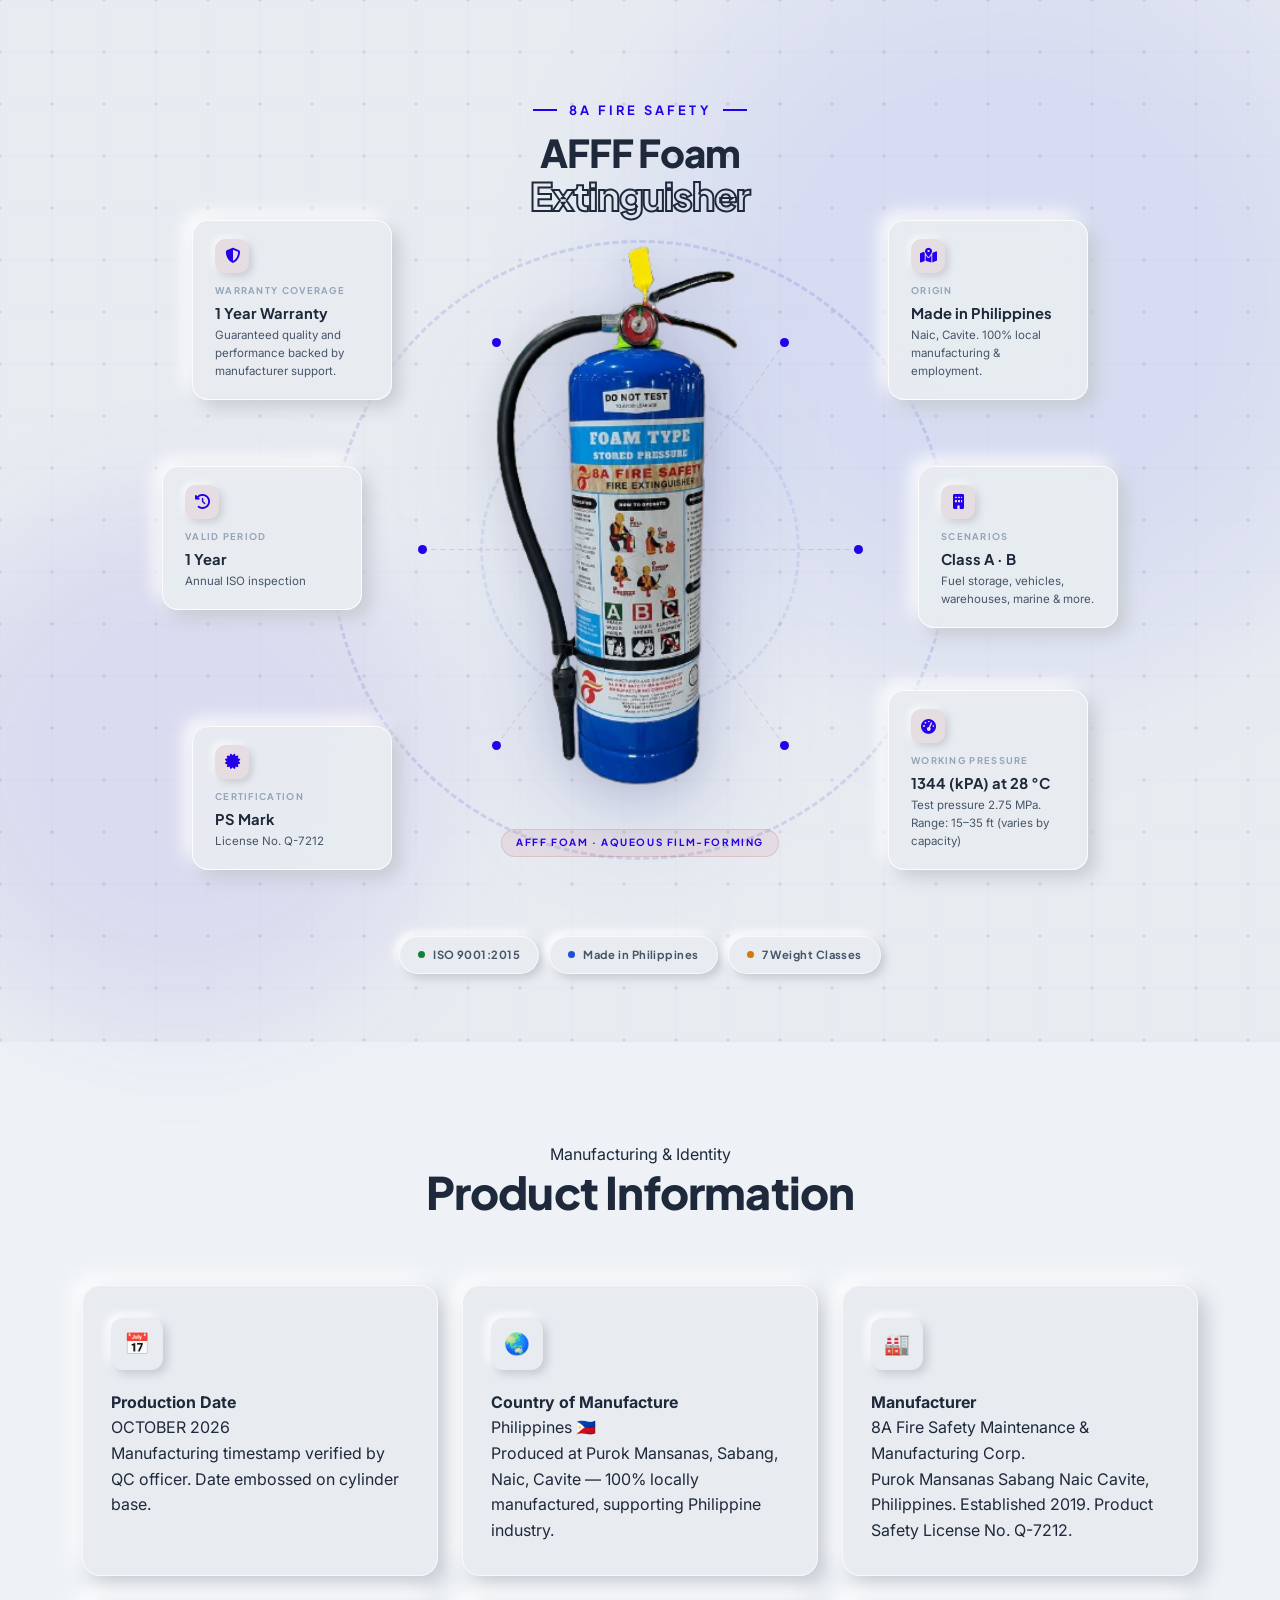
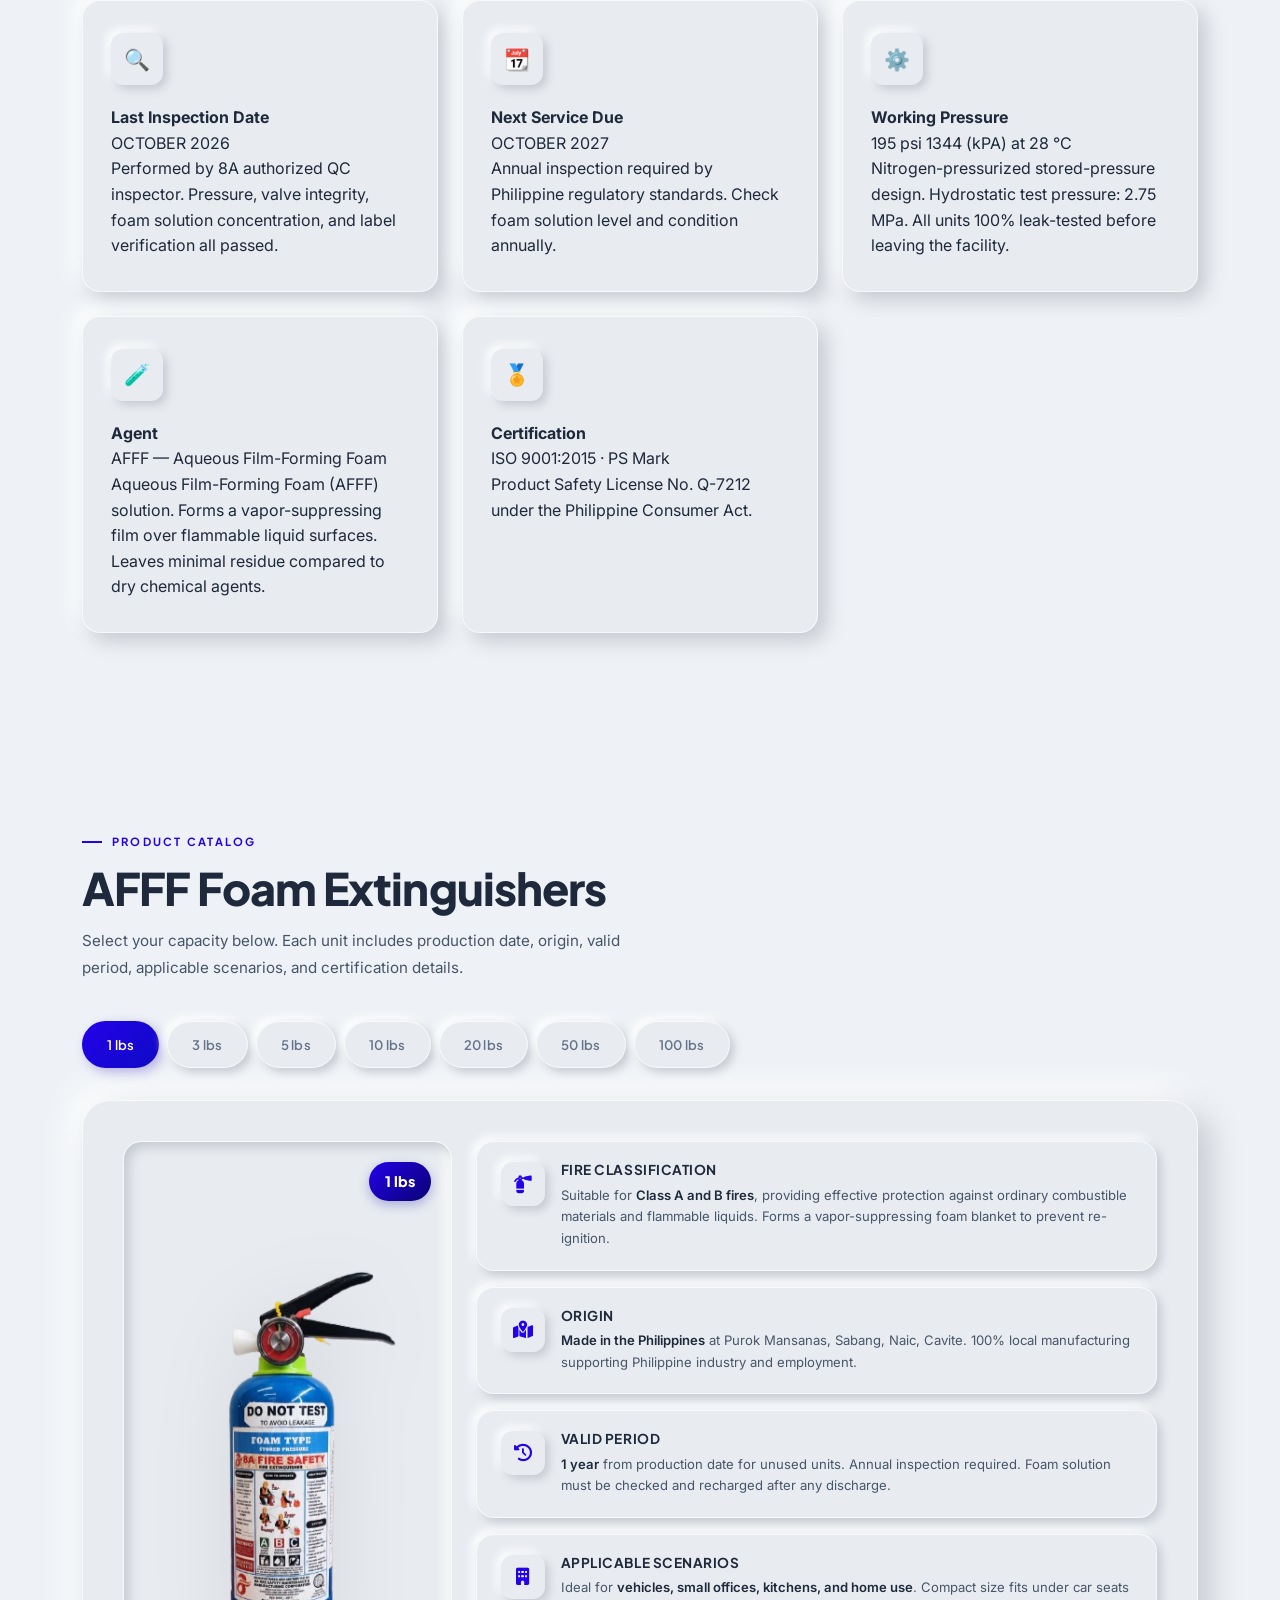
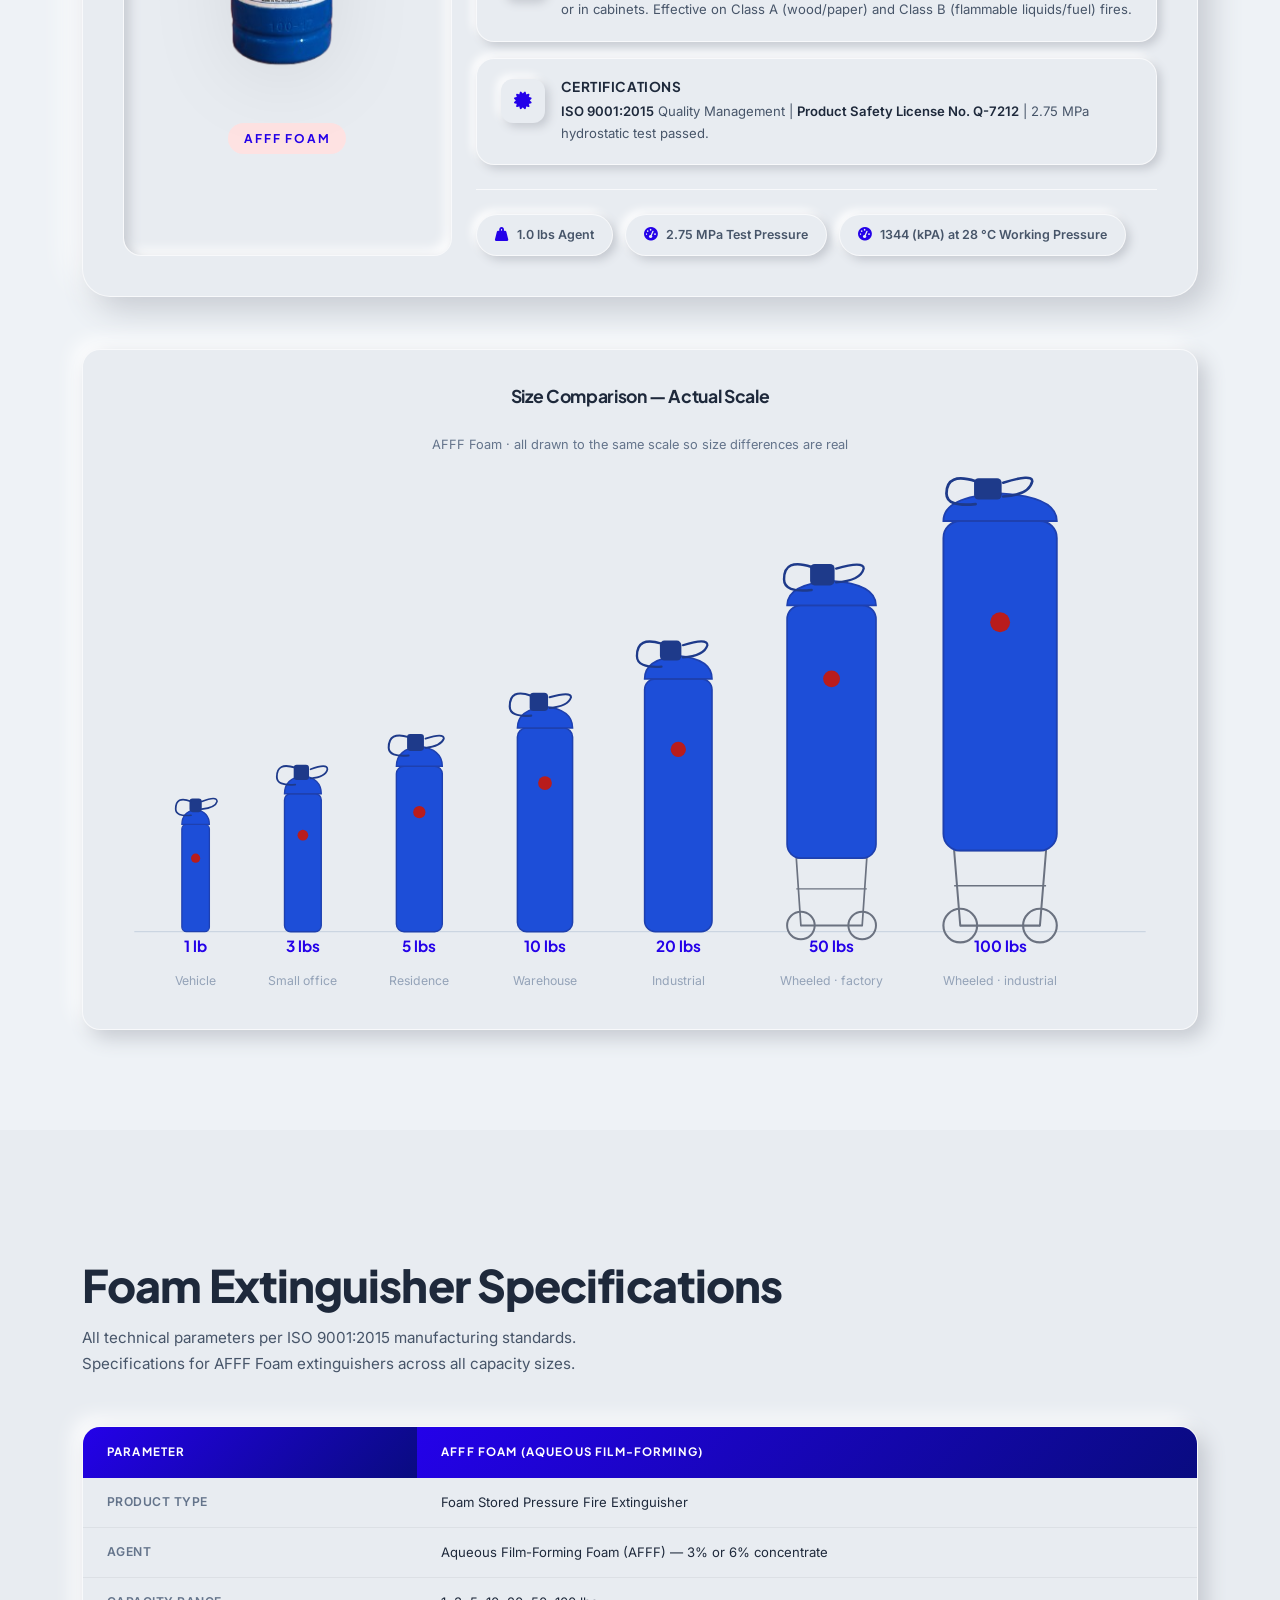
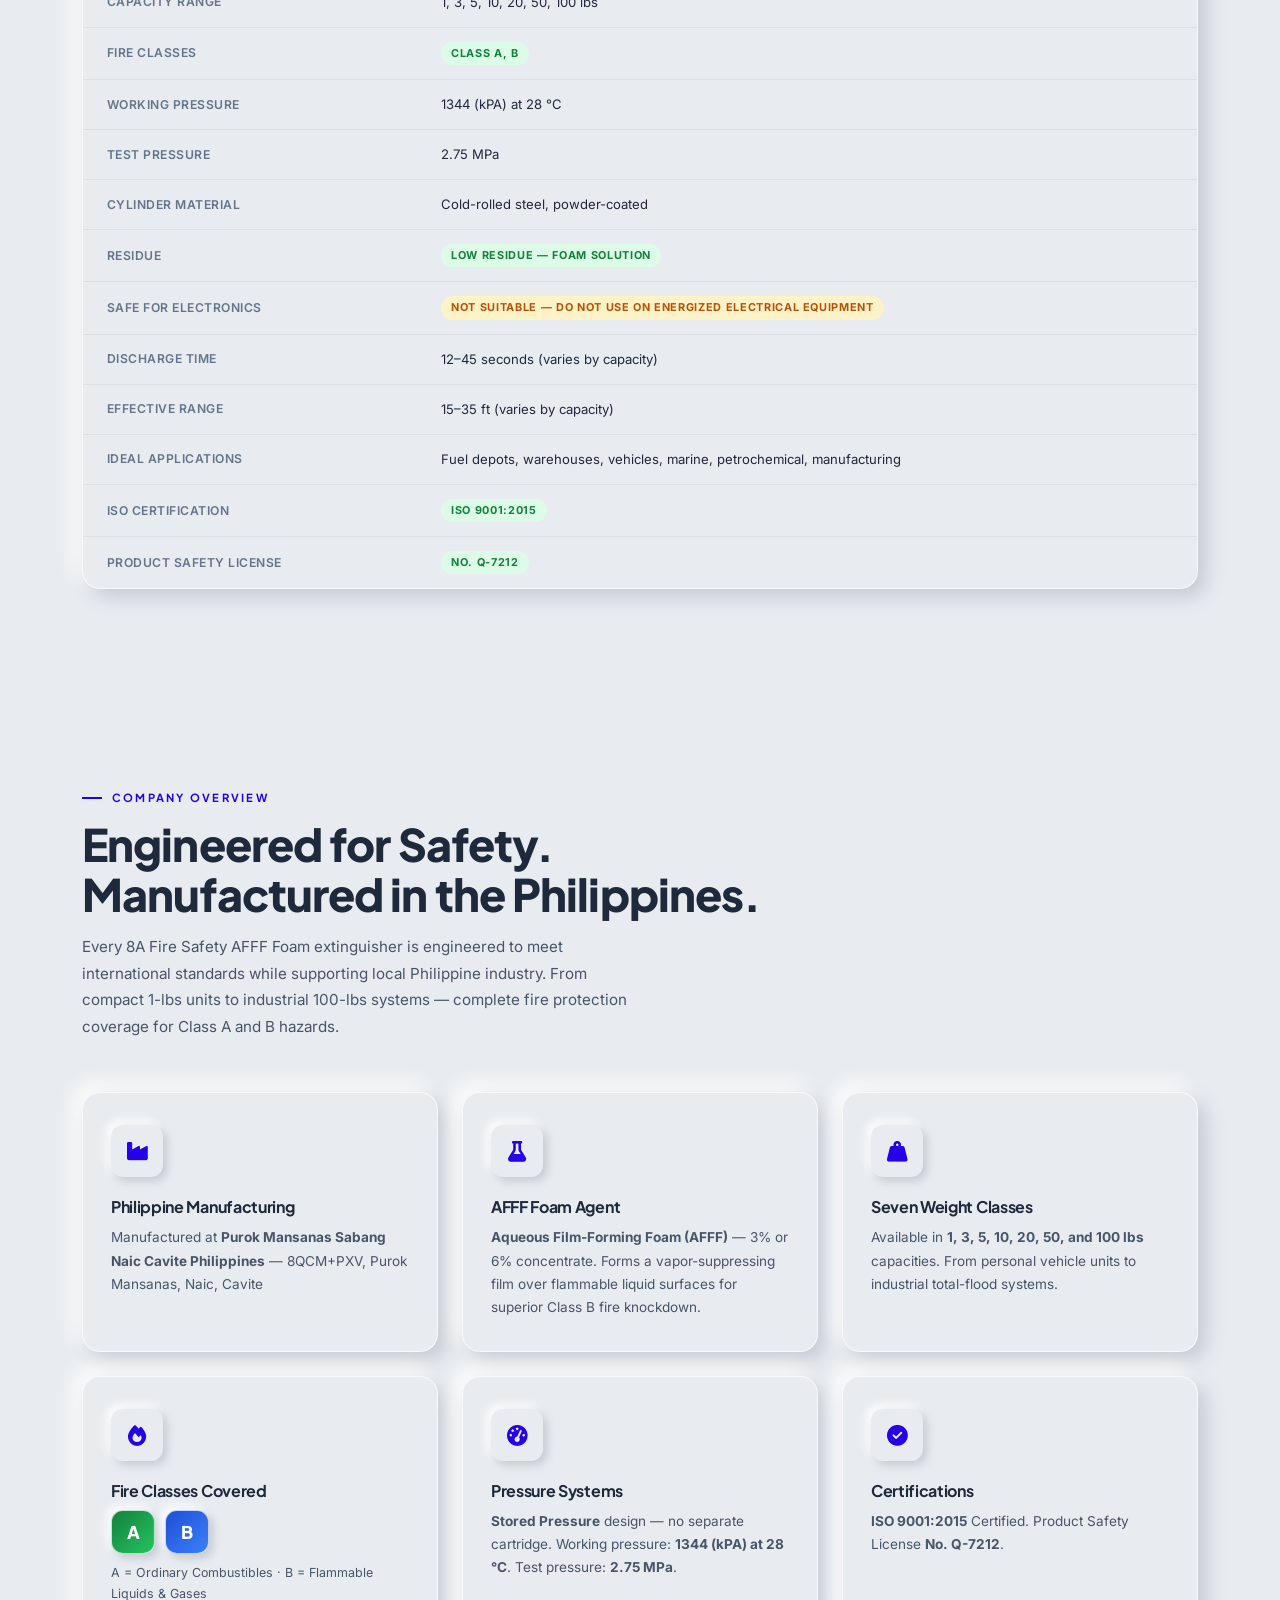
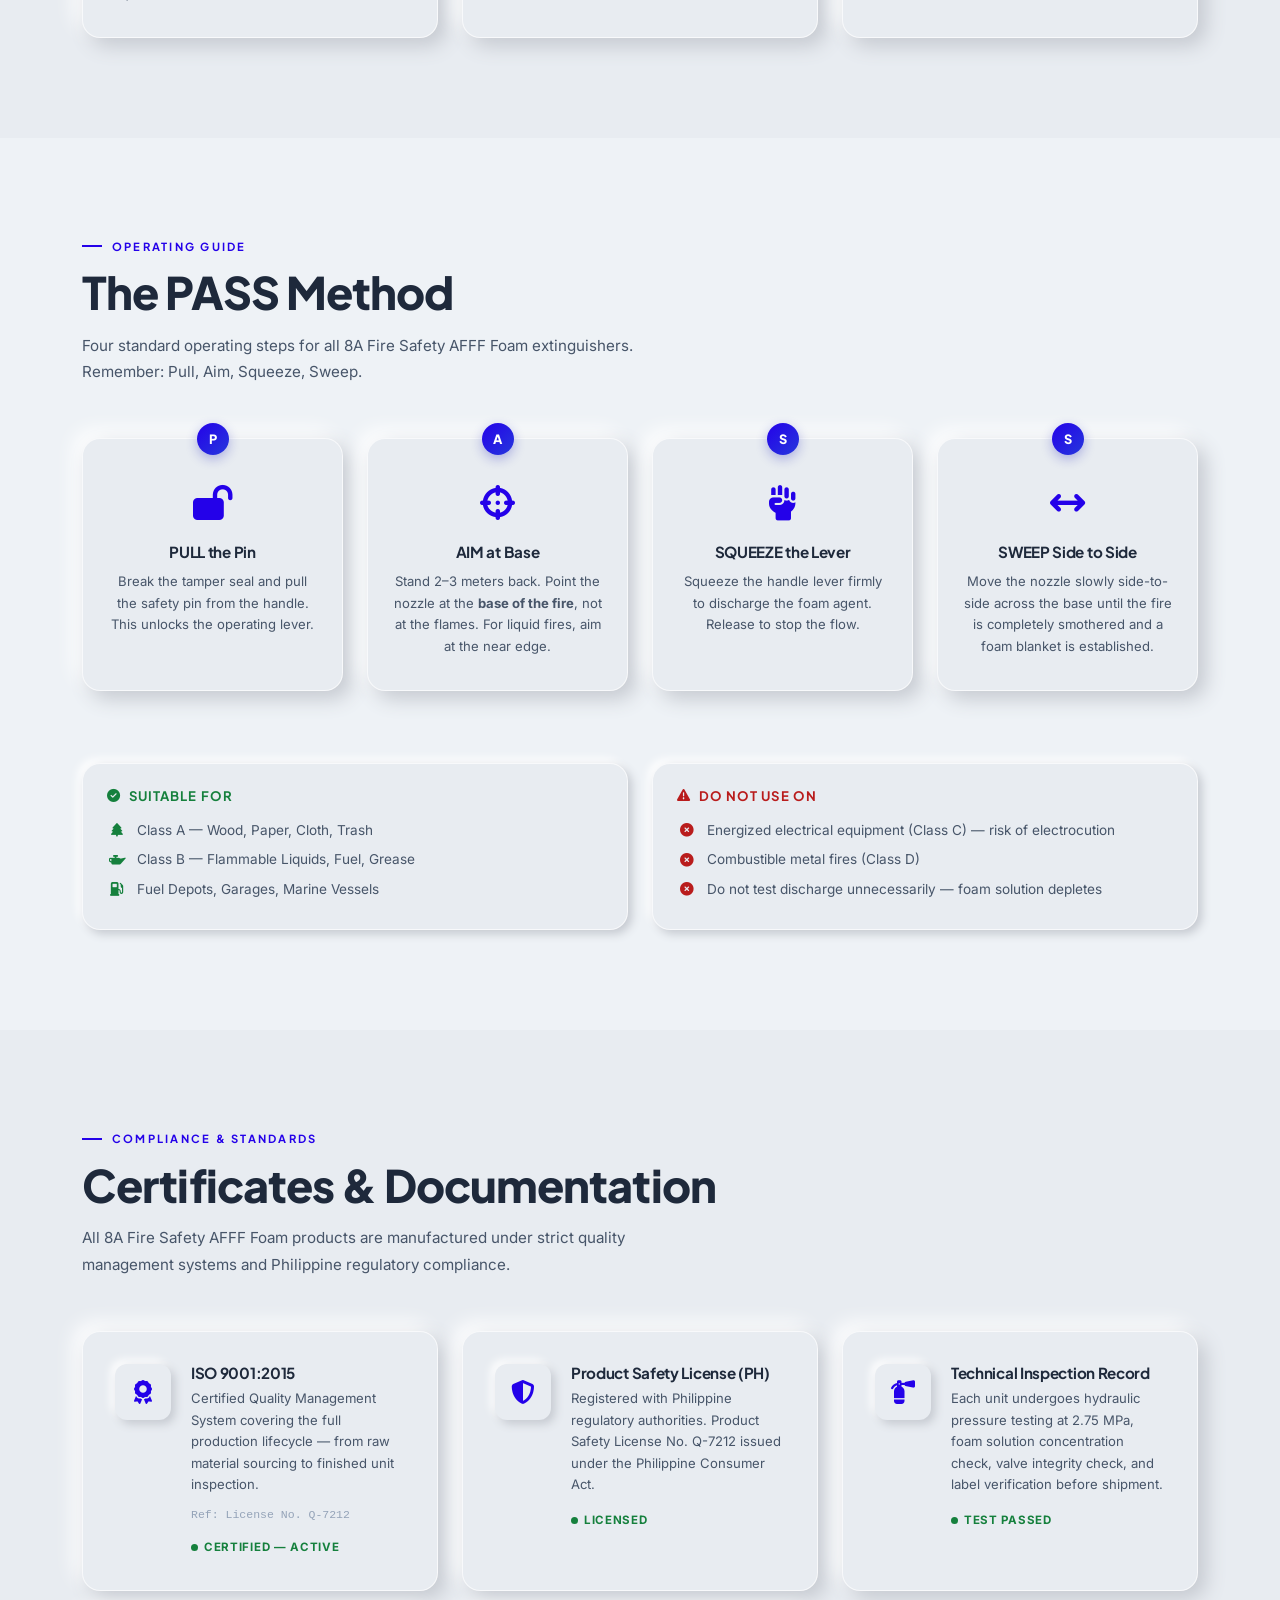
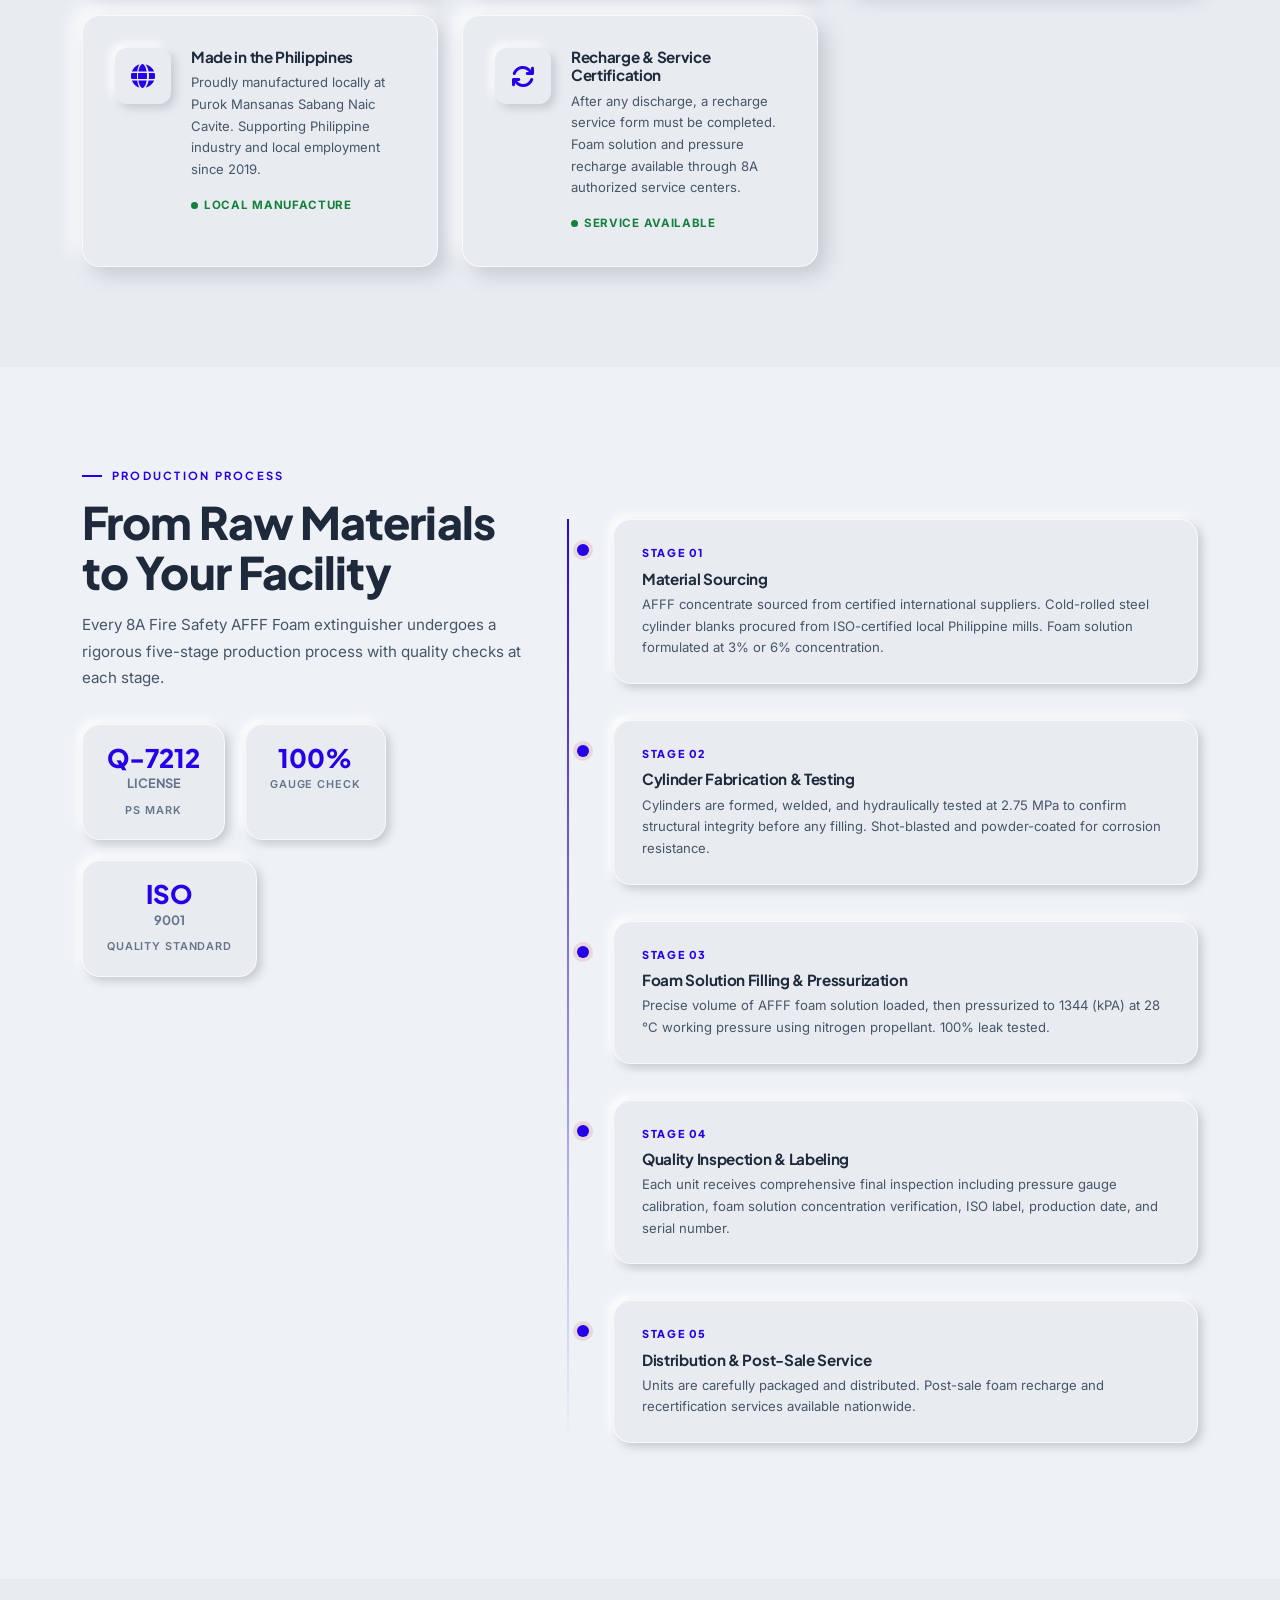
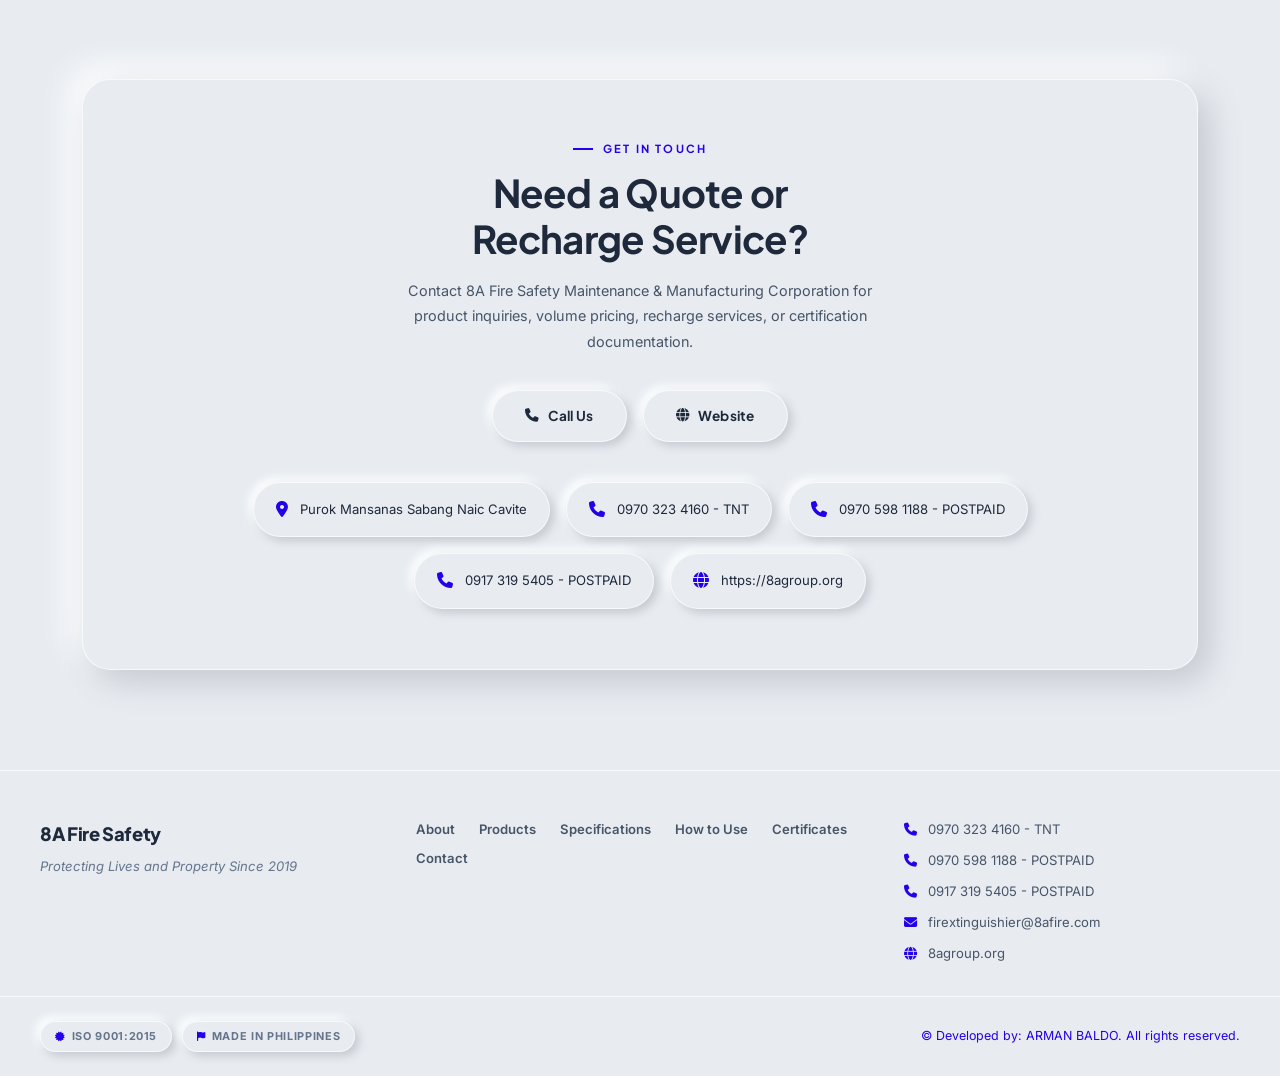
<file: foam.html>
<!DOCTYPE html>
<html lang="en">
<head>
  <meta charset="UTF-8" />
  <meta name="viewport" content="width=device-width, initial-scale=1.0" />
  <title>8A Fire Safety — Foam Fire Extinguishers</title>
  <meta name="description" content="8A Fire Safety — Philippine-made AFFF Foam fire extinguishers. Available in 1, 3, 5, 10, 20, 50, and 100 lbs. ISO 9001:2015 certified." />

  <link href="https://cdn.jsdelivr.net/npm/bootstrap@5.3.3/dist/css/bootstrap.min.css" rel="stylesheet" integrity="sha384-QWTKZyjpPEjISv5WaRU9OFeRpok6YctnYmDr5pNlyT2bRjXh0JMhjY6hW+ALEwIH" crossorigin="anonymous">
  <link rel="stylesheet" href="https://cdnjs.cloudflare.com/ajax/libs/font-awesome/6.5.1/css/all.min.css" integrity="sha512-DTOQO9RWCH3ppGqcWaEA1BIZOC6xxalwEsw9c2QQeAIftl+Vegovlnee1c9QX4TctnWMn13TZye+giMm8e2LwA==" crossorigin="anonymous" referrerpolicy="no-referrer" />
  <link rel="preconnect" href="https://fonts.googleapis.com">
  <link rel="preconnect" href="https://fonts.gstatic.com" crossorigin>
  <link href="https://fonts.googleapis.com/css2?family=Inter:wght@300;400;500;600;700&family=Plus+Jakarta+Sans:wght@500;600;700;800&display=swap" rel="stylesheet">
  <link rel="stylesheet" href="css/foam.css" />
  <link rel="stylesheet" href="css/foam_grid_animation.css" />
<base target="_blank">
</head>
<body>
<section id="hero" class="h8a-hero-section">

  <!-- Ambient background grid + orbs -->
  <div class="h8a-grid-bg"></div>
  <div class="h8a-orb h8a-orb-1"></div>
  <div class="h8a-orb h8a-orb-2"></div>

  <div class="container h8a-inner">

    <!-- ── Top text block ── -->
    <div class="h8a-top-text reveal-on-scroll">
      <div class="h8a-hero-label">
        <span class="h8a-hero-label-dash"></span>
        8A Fire Safety
        <span class="h8a-hero-label-dash"></span>
      </div>
      <h1 class="h8a-hero-title">
        AFFF Foam<br>
        <span class="h8a-hero-title-stroke">Extinguisher</span>
      </h1>
    </div>

    <!-- ── Stage: floating cards + product center ── -->
    <div class="h8a-stage reveal-on-scroll" data-delay="200" id="h8aStage">

      <!-- Rotating rings -->
      <div class="h8a-ring h8a-ring-outer"></div>
      <div class="h8a-ring h8a-ring-inner"></div>
                                              
      <!-- SVG connector lines (drawn by JS) -->
      <svg id="h8aLines" class="h8a-svg-lines" xmlns="http://www.w3.org/2000/svg"></svg>

      <!-- Pulse dots (anchor points on image perimeter) -->
      <div class="h8a-dot-pulse h8a-dot-tl" style="animation-delay:0s"></div>
      <div class="h8a-dot-pulse h8a-dot-tr" style="animation-delay:0.4s"></div>
      <div class="h8a-dot-pulse h8a-dot-ml" style="animation-delay:0.8s"></div>
      <div class="h8a-dot-pulse h8a-dot-mr" style="animation-delay:1.2s"></div>
      <div class="h8a-dot-pulse h8a-dot-bl" style="animation-delay:1.6s"></div>
      <div class="h8a-dot-pulse h8a-dot-br" style="animation-delay:2.0s"></div>

      <!-- CARD 0: Warranty Coverage -->
      <div class="h8a-card h8a-card-tl" id="h8a-card-0">
        <div class="h8a-card-icon"><i class="fa-solid fa-shield-halved"></i></div>
        <div class="h8a-card-title">Warranty Coverage</div>
        <div class="h8a-card-value">1 Year Warranty</div>
        <div class="h8a-card-detail">Guaranteed quality and performance backed by manufacturer support.</div>
      </div>

      <!-- CARD 1: Origin (top-right) -->
      <div class="h8a-card h8a-card-tr" id="h8a-card-1">
        <div class="h8a-card-icon"><i class="fa-solid fa-map-location-dot"></i></div>
        <div class="h8a-card-title">Origin</div>
        <div class="h8a-card-value">Made in Philippines</div>
        <div class="h8a-card-detail">Naic, Cavite. 100% local manufacturing &amp; employment.</div>
      </div>

      <!-- CARD 2: Valid Period (mid-left) -->
      <div class="h8a-card h8a-card-ml" id="h8a-card-2">
        <div class="h8a-card-icon"><i class="fa-solid fa-clock-rotate-left"></i></div>
        <div class="h8a-card-title">Valid Period</div>
        <div class="h8a-card-value">1 Year</div>
        <div class="h8a-card-detail">Annual ISO inspection</div>
      </div>

      <!-- CARD 3: Applicable Scenarios (mid-right) -->
      <div class="h8a-card h8a-card-mr" id="h8a-card-3">
        <div class="h8a-card-icon"><i class="fa-solid fa-building"></i></div>
        <div class="h8a-card-title">Scenarios</div>
        <div class="h8a-card-value">Class A · B</div>
        <div class="h8a-card-detail">Fuel storage, vehicles, warehouses, marine &amp; more.</div>
      </div>

      <!-- CARD 4: Certifications (bottom-left) -->
      <div class="h8a-card h8a-card-bl" id="h8a-card-4">
        <div class="h8a-card-icon">
          <i class="fa-solid fa-certificate"></i>
        </div>
        <div class="h8a-card-title">Certification</div>
        <div class="h8a-card-value">PS Mark</div>
        <div class="h8a-card-detail">License No. Q-7212</div>
      </div>

      <!-- CARD 5: Working Pressure (bottom-right) -->
      <div class="h8a-card h8a-card-br" id="h8a-card-5">
        <div class="h8a-card-icon"><i class="fa-solid fa-gauge-high"></i></div>
        <div class="h8a-card-title">Working Pressure</div>
        <div class="h8a-card-value">1344 (kPA) at 28 °C</div>
        <div class="h8a-card-detail">Test pressure 2.75 MPa. Range: 15–35 ft (varies by capacity)</div>
      </div>

      <!-- ── Centre product image ── -->
      <div class="h8a-product-core">
        <div class="h8a-img-wrap">
          <img
            src="img/FOAM/10.png"
            alt="8A Fire Safety AFFF Foam Fire Extinguisher"
            class="h8a-product-img"
            onerror="this.style.display='none';this.nextElementSibling.style.display='flex'"
          />
          <!-- Fallback SVG (hidden unless img fails) -->
          <div class="h8a-product-svg-fallback" style="display:none;">
            <i class="fa-solid fa-fire-extinguisher" style="font-size:7rem;color:#1d4ed8;filter:drop-shadow(0 8px 24px rgba(29,78,216,0.25));"></i>
          </div>
        </div>
        <span class="h8a-product-badge">AFFF Foam · Aqueous Film-Forming</span>
      </div>

    </div><!-- /.h8a-stage -->

    <!-- ── Bottom cert pills ── -->
    <div class="h8a-certs-row reveal-on-scroll" data-delay="350">
      <div class="h8a-cert-pill"><span class="h8a-pill-dot green"></span>ISO 9001:2015</div>
      <div class="h8a-cert-pill"><span class="h8a-pill-dot blue"></span>Made in Philippines</div>
      <div class="h8a-cert-pill"><span class="h8a-pill-dot amber"></span>7 Weight Classes</div>
    </div>

  </div><!-- /.container -->
</section>


<!-- ── SECTION: KEY INFO ── -->
<section id="product-info" class="section-pad alt-bg reveal-on-scroll" data-delay="200">
  <div class="container h8a-inner">
    <div class="section-eyebrow">Manufacturing &amp; Identity</div>
    <h2 class="section-title">Product Information</h2>
    <div class="info-grid">

      <div class="info-card">
        <div class="ic-icon">📅</div>
        <div class="ic-label" style="font-weight:700;">Production Date</div>
        <div class="ic-value">OCTOBER 2026</div>
        <div class="ic-detail">Manufacturing timestamp verified by QC officer. Date embossed on cylinder base.</div>
      </div>

      <div class="info-card">
        <div class="ic-icon">🌏</div>
        <div class="ic-label" style="font-weight:700;">Country of Manufacture</div>
        <div class="ic-value">Philippines 🇵🇭</div>
        <div class="ic-detail">Produced at Purok Mansanas, Sabang, Naic, Cavite — 100% locally manufactured, supporting Philippine industry.</div>
      </div>

      <div class="info-card">
        <div class="ic-icon">🏭</div>
        <div class="ic-label" style="font-weight:700;">Manufacturer</div>
        <div class="ic-value">8A Fire Safety Maintenance &amp; Manufacturing Corp.</div>
        <div class="ic-detail">Purok Mansanas Sabang Naic Cavite, Philippines. Established 2019. Product Safety License No. Q-7212.</div>
      </div>

      <div class="info-card">
        <div class="ic-icon">🔍</div>
        <div class="ic-label" style="font-weight:700;">Last Inspection Date</div>
        <div class="ic-value">OCTOBER 2026</div>
        <div class="ic-detail">Performed by 8A authorized QC inspector. Pressure, valve integrity, foam solution concentration, and label verification all passed.</div>
      </div>

      <div class="info-card">
        <div class="ic-icon">📆</div>
        <div class="ic-label" style="font-weight:700;">Next Service Due</div>
        <div class="ic-value">OCTOBER 2027</div>
        <div class="ic-detail">Annual inspection required by Philippine regulatory standards. Check foam solution level and condition annually.</div>
      </div>

      <div class="info-card">
        <div class="ic-icon">⚙️</div>
        <div class="ic-label" style="font-weight:700;">Working Pressure</div>
        <div class="ic-value">195 psi 1344 (kPA) at 28 °C</div>
        <div class="ic-detail">Nitrogen-pressurized stored-pressure design. Hydrostatic test pressure: 2.75 MPa. All units 100% leak-tested before leaving the facility.</div>
      </div>

      <div class="info-card">
        <div class="ic-icon">🧪</div>
        <div class="ic-label" style="font-weight:700;">Agent</div>
        <div class="ic-value">AFFF — Aqueous Film-Forming Foam</div>
        <div class="ic-detail">Aqueous Film-Forming Foam (AFFF) solution. Forms a vapor-suppressing film over flammable liquid surfaces. Leaves minimal residue compared to dry chemical agents.</div>
      </div>

      <div class="info-card">
        <div class="ic-icon">🏅</div>
        <div class="ic-label" style="font-weight:700;">Certification</div>
        <div class="ic-value">ISO 9001:2015 · PS Mark</div>
        <div class="ic-detail">Product Safety License No. Q-7212 under the Philippine Consumer Act.</div>
      </div>

    </div>
  </div>
</section>

<!-- ══════════════════════════════════════════
     PRODUCTS — FOAM ONLY
     ══════════════════════════════════════════ -->
<section id="products" class="section-pad alt-bg">
  <div class="container">
    <div class="section-label reveal-on-scroll">Product Catalog</div>
    <h2 class="section-title reveal-on-scroll" data-delay="100">AFFF Foam Extinguishers</h2>
    <p class="section-sub reveal-on-scroll" data-delay="200">
      Select your capacity below. Each unit includes production date, origin, valid period, applicable scenarios, and certification details.
    </p>

    <!-- Product Size Selector -->
    <div class="product-tabs reveal-on-scroll" data-delay="300">
      <button class="tab-btn active" data-tab="1lb">1 lbs</button>
      <button class="tab-btn " data-tab="3lb">3 lbs</button>
      <button class="tab-btn" data-tab="5lb">5 lbs</button>
      <button class="tab-btn" data-tab="10lb">10 lbs</button>
      <button class="tab-btn" data-tab="20lb">20 lbs</button>
      <button class="tab-btn" data-tab="50lb">50 lbs</button>
      <button class="tab-btn" data-tab="100lb">100 lbs</button>
    </div>

    <!-- 1 lbs Product Card -->
    <div id="tab-1lb" class="product-detail-panel active">
      <div class="product-detail-card">
        <div class="row g-4 reveal-on-scroll" data-delay="200">
          <div class="col-lg-4">
            <div class="product-image-box">
              <div class="product-size-badge">1 lbs</div>
              <img class="anatomy-img" id="anatomyImg" src="img/FOAM/1.png" alt="8A Fire Safety Foam Extinguisher Technical Drawing" />
              <div class="product-agent-tag">AFFF Foam</div>
            </div>
          </div>
          <div class="col-lg-8">
            <div class="product-info-grid">
              <div class="info-block">
                <div class="info-block-icon"><i class="fa-solid fa-fire-extinguisher"></i></div>
                <div class="info-block-content">
                  <h5>Fire Classification</h5>
                  <p>Suitable for <strong>Class A and B fires</strong>, providing effective protection against ordinary combustible materials and flammable liquids. Forms a vapor-suppressing foam blanket to prevent re-ignition.</p>
                </div>
              </div>
              <div class="info-block">
                <div class="info-block-icon"><i class="fa-solid fa-map-location-dot"></i></div>
                <div class="info-block-content">
                  <h5>Origin</h5>
                  <p><strong>Made in the Philippines</strong> at Purok Mansanas, Sabang, Naic, Cavite. 100% local manufacturing supporting Philippine industry and employment.</p>
                </div>
              </div>
              <div class="info-block">
                <div class="info-block-icon"><i class="fa-solid fa-clock-rotate-left"></i></div>
                <div class="info-block-content">
                  <h5>Valid Period</h5>
                  <p><strong>1 year</strong> from production date for unused units. Annual inspection required. Foam solution must be checked and recharged after any discharge.</p>
                </div>
              </div>
              <div class="info-block">
                <div class="info-block-icon"><i class="fa-solid fa-building"></i></div>
                <div class="info-block-content">
                  <h5>Applicable Scenarios</h5>
                  <p>Ideal for <strong>vehicles, small offices, kitchens, and home use</strong>. Compact size fits under car seats or in cabinets. Effective on Class A (wood/paper) and Class B (flammable liquids/fuel) fires.</p>
                </div>
              </div>
              <div class="info-block">
                <div class="info-block-icon"><i class="fa-solid fa-certificate"></i></div>
                <div class="info-block-content">
                  <h5>Certifications</h5>
                  <p><strong>ISO 9001:2015</strong> Quality Management | <strong>Product Safety License No. Q-7212</strong> | 2.75 MPa hydrostatic test passed.</p>
                </div>
              </div>
            </div>
            <div class="product-meta-row">
              <div class="meta-badge"><i class="fa-solid fa-weight-hanging"></i> 1.0 lbs Agent</div>
              <div class="meta-badge"><i class="fa-solid fa-gauge-high"></i> 2.75 MPa Test Pressure</div>
              <div class="meta-badge"><i class="fa-solid fa-gauge-high"></i>1344 (kPA) at 28 °C Working Pressure</div>
            </div>
          </div>
        </div>
      </div>
    </div>

    <!-- 3 lbs Product Card -->
    <div id="tab-3lb" class="product-detail-panel">
      <div class="product-detail-card">
        <div class="row g-4">
          <div class="col-lg-4">
            <div class="product-image-box">
              <div class="product-size-badge">3 lbs</div>
              <img class="anatomy-img" src="img/FOAM/3.png" alt="8A Fire Safety Foam Extinguisher Technical Drawing" />
              <div class="product-agent-tag">AFFF Foam</div>
            </div>
          </div>
          <div class="col-lg-8">
            <div class="product-info-grid">
              <div class="info-block">
                <div class="info-block-icon"><i class="fa-solid fa-fire-extinguisher"></i></div>
                <div class="info-block-content">
                  <h5>Fire Classification</h5>
                  <p>Suitable for <strong>Class A and B fires</strong>, providing effective protection against common combustible materials and flammable liquids. AFFF foam suppresses vapors to prevent re-ignition.</p>
                </div>
              </div>
              <div class="info-block">
                <div class="info-block-icon"><i class="fa-solid fa-map-location-dot"></i></div>
                <div class="info-block-content">
                  <h5>Origin</h5>
                  <p><strong>Made in the Philippines</strong> at Purok Mansanas, Sabang, Naic, Cavite. Local steel and components sourced from ISO-certified Philippine suppliers.</p>
                </div>
              </div>
              <div class="info-block">
                <div class="info-block-icon"><i class="fa-solid fa-clock-rotate-left"></i></div>
                <div class="info-block-content">
                  <h5>Valid Period</h5>
                  <p><strong>1 year</strong> from production date for unused units. Annual pressure gauge and foam solution inspection required. Recharge available through 8A.</p>
                </div>
              </div>
              <div class="info-block">
                <div class="info-block-icon"><i class="fa-solid fa-building"></i></div>
                <div class="info-block-content">
                  <h5>Applicable Scenarios</h5>
                  <p>Perfect for <strong>small offices, retail shops, food stalls, fuel storage areas, and residential units</strong>. Portable enough for vehicle mounting. Effective 15–20 ft discharge range on Class A and B fires.</p>
                </div>
              </div>
              <div class="info-block">
                <div class="info-block-icon"><i class="fa-solid fa-certificate"></i></div>
                <div class="info-block-content">
                  <h5>Certifications</h5>
                  <p><strong>ISO 9001:2015</strong> Quality Management | <strong>Product Safety License No. Q-7212</strong> | 2.75 MPa hydrostatic test passed.</p>
                </div>
              </div>
            </div>
            <div class="product-meta-row">
              <div class="meta-badge"><i class="fa-solid fa-weight-hanging"></i> 3.0 lbs Agent</div>
              <div class="meta-badge"><i class="fa-solid fa-gauge-high"></i> 2.75 MPa Test Pressure</div>
              <div class="meta-badge"><i class="fa-solid fa-gauge-high"></i> 1344 (kPA) at 28 °C Working Pressure</div>
            </div>
          </div>
        </div>
      </div>
    </div>

    <!-- 5 lbs Product Card -->
    <div id="tab-5lb" class="product-detail-panel">
      <div class="product-detail-card">
        <div class="row g-4">
          <div class="col-lg-4">
            <div class="product-image-box">
              <div class="product-size-badge">5 lbs</div>
              <img class="anatomy-img" src="img/FOAM/5.png" alt="8A Fire Safety Foam Extinguisher Technical Drawing" />
              <div class="product-agent-tag">AFFF Foam</div>
            </div>
          </div>
          <div class="col-lg-8">
            <div class="product-info-grid">
              <div class="info-block">
                <div class="info-block-icon"><i class="fa-solid fa-fire-extinguisher"></i></div>
                <div class="info-block-content">
                  <h5>Fire Classification</h5>
                  <p>Suitable for <strong>Class A and B fires</strong>, providing effective protection against common combustible materials and flammable liquids. Forms an aqueous film that seals fuel vapors and cools burning surfaces.</p>
                </div>
              </div>
              <div class="info-block">
                <div class="info-block-icon"><i class="fa-solid fa-map-location-dot"></i></div>
                <div class="info-block-content">
                  <h5>Origin</h5>
                  <p><strong>Made in the Philippines</strong> at Purok Mansanas, Sabang, Naic, Cavite. Cold-rolled steel cylinders from local ISO-certified mills with powder-coat finishing.</p>
                </div>
              </div>
              <div class="info-block">
                <div class="info-block-icon"><i class="fa-solid fa-clock-rotate-left"></i></div>
                <div class="info-block-content">
                  <h5>Valid Period</h5>
                  <p><strong>1 year</strong> from production date for unused units. Annual foam solution and pressure inspection required. Recharge service available.</p>
                </div>
              </div>
              <div class="info-block">
                <div class="info-block-icon"><i class="fa-solid fa-building"></i></div>
                <div class="info-block-content">
                  <h5>Applicable Scenarios</h5>
                  <p>Recommended for <strong>offices, restaurants, small warehouses, workshops, fuel stations, and commercial vehicles</strong>. Most popular size for general commercial compliance. 18-second discharge time, 20 ft range.</p>
                </div>
              </div>
              <div class="info-block">
                <div class="info-block-icon"><i class="fa-solid fa-certificate"></i></div>
                <div class="info-block-content">
                  <h5>Certifications</h5>
                  <p><strong>ISO 9001:2015</strong> Quality Management | <strong>Product Safety License No. Q-7212</strong> | 2.75 MPa hydrostatic test passed.</p>
                </div>
              </div>
            </div>
            <div class="product-meta-row">
              <div class="meta-badge"><i class="fa-solid fa-weight-hanging"></i> 5.0 lbs Agent</div>
              <div class="meta-badge"><i class="fa-solid fa-gauge-high"></i> 2.75 MPa Test Pressure</div>
              <div class="meta-badge"><i class="fa-solid fa-gauge-high"></i>1344 (kPA) at 28 °C 28°C Working Pressure</div>
            </div>
          </div>
        </div>
      </div>
    </div>

    <!-- 10 lbs Product Card -->
    <div id="tab-10lb" class="product-detail-panel">
      <div class="product-detail-card">
        <div class="row g-4">
          <div class="col-lg-4">
            <div class="product-image-box">
              <div class="product-size-badge">10 lbs</div>
              <img class="anatomy-img" src="img/FOAM/10.png" alt="8A Fire Safety Foam Extinguisher Technical Drawing" />
              <div class="product-agent-tag">AFFF Foam</div>
            </div>
          </div>
          <div class="col-lg-8">
            <div class="product-info-grid">
              <div class="info-block">
                <div class="info-block-icon"><i class="fa-solid fa-fire-extinguisher"></i></div>
                <div class="info-block-content">
                  <h5>Fire Classification</h5>
                  <p>Suitable for <strong>Class A and B fires</strong>, providing effective protection against common combustible materials and flammable liquids. AFFF blanket suppresses vapor release and prevents re-flash.</p>
                </div>
              </div>
              <div class="info-block">
                <div class="info-block-icon"><i class="fa-solid fa-map-location-dot"></i></div>
                <div class="info-block-content">
                  <h5>Origin</h5>
                  <p><strong>Made in the Philippines</strong> at Purok Mansanas, Sabang, Naic, Cavite. Seamless steel cylinders from local mills with dual-coat powder paint system for corrosion resistance.</p>
                </div>
              </div>
              <div class="info-block">
                <div class="info-block-icon"><i class="fa-solid fa-clock-rotate-left"></i></div>
                <div class="info-block-content">
                  <h5>Valid Period</h5>
                  <p><strong>1 year</strong> from production date for unused units. Annual pressure gauge and foam solution concentration inspection required. Recharge available through 8A.</p>
                </div>
              </div>
              <div class="info-block">
                <div class="info-block-icon"><i class="fa-solid fa-building"></i></div>
                <div class="info-block-content">
                  <h5>Applicable Scenarios</h5>
                  <p>Designed for <strong>medium warehouses, fuel depots, hotels, marine vessels, schools, and multi-room commercial buildings</strong>. 25-second discharge time with 25 ft effective range. Wall-mount or vehicle bracket options.</p>
                </div>
              </div>
              <div class="info-block">
                <div class="info-block-icon"><i class="fa-solid fa-certificate"></i></div>
                <div class="info-block-content">
                  <h5>Certifications</h5>
                  <p><strong>ISO 9001:2015</strong> Quality Management | <strong>Product Safety License No. Q-7212</strong> | 2.75 MPa hydrostatic test passed.</p>
                </div>
              </div>
            </div>
            <div class="product-meta-row">
              <div class="meta-badge"><i class="fa-solid fa-weight-hanging"></i> 10.0 lbs Agent</div>
              <div class="meta-badge"><i class="fa-solid fa-gauge-high"></i> 2.75 MPa Test Pressure</div>
              <div class="meta-badge"><i class="fa-solid fa-gauge-high"></i> 1344 (kPA) at 28 °C. Working Pressure</div>
            </div>
          </div>
        </div>
      </div>
    </div>

    <!-- 20 lbs Product Card -->
    <div id="tab-20lb" class="product-detail-panel">
      <div class="product-detail-card">
        <div class="row g-4">
          <div class="col-lg-4">
            <div class="product-image-box">
              <div class="product-size-badge">20 lbs</div>
              <img class="anatomy-img" src="img/FOAM/20.png" alt="8A Fire Safety Foam Extinguisher Technical Drawing" />
              <div class="product-agent-tag">AFFF Foam</div>
            </div>
          </div>
          <div class="col-lg-8">
            <div class="product-info-grid">
              <div class="info-block">
                <div class="info-block-icon"><i class="fa-solid fa-fire-extinguisher"></i></div>
                <div class="info-block-content">
                  <h5>Fire Classification</h5>
                  <p>Suitable for <strong>Class A and B fires</strong>, providing effective protection against common combustible materials and flammable liquids. High-expansion foam blanket for rapid suppression of large fuel-surface fires.</p>
                </div>
              </div>
              <div class="info-block">
                <div class="info-block-icon"><i class="fa-solid fa-map-location-dot"></i></div>
                <div class="info-block-content">
                  <h5>Origin</h5>
                  <p><strong>Made in the Philippines</strong> at Purok Mansanas, Sabang, Naic, Cavite. Heavy-duty cold-rolled steel construction with corrosion-resistant powder coating for industrial environments.</p>
                </div>
              </div>
              <div class="info-block">
                <div class="info-block-icon"><i class="fa-solid fa-clock-rotate-left"></i></div>
                <div class="info-block-content">
                  <h5>Valid Period</h5>
                  <p><strong>1 year</strong> from production date for unused units. Annual pressure gauge and foam solution inspection required. Recharge available through 8A.</p>
                </div>
              </div>
              <div class="info-block">
                <div class="info-block-icon"><i class="fa-solid fa-building"></i></div>
                <div class="info-block-content">
                  <h5>Applicable Scenarios</h5>
                  <p>Built for <strong>industrial facilities, large warehouses, construction sites, fuel storage yards, and heavy commercial use</strong>. 35-second discharge time, 30 ft range. High-flow valve for rapid foam application.</p>
                </div>
              </div>
              <div class="info-block">
                <div class="info-block-icon"><i class="fa-solid fa-certificate"></i></div>
                <div class="info-block-content">
                  <h5>Certifications</h5>
                  <p><strong>ISO 9001:2015</strong> Quality Management | <strong>Product Safety License No. Q-7212</strong> | 2.75 MPa hydrostatic test passed.</p>
                </div>
              </div>
            </div>
            <div class="product-meta-row">
              <div class="meta-badge"><i class="fa-solid fa-weight-hanging"></i> 20.0 lbs Agent</div>
              <div class="meta-badge"><i class="fa-solid fa-gauge-high"></i> 2.75 MPa Test Pressure</div>
              <div class="meta-badge"><i class="fa-solid fa-gauge-high"></i>  1344 (kPA) at 28 °C Working Pressure</div>
            </div>
          </div>
        </div>
      </div>
    </div>

    <!-- 50 lbs Product Card -->
    <div id="tab-50lb" class="product-detail-panel">
      <div class="product-detail-card">
        <div class="row g-4">
          <div class="col-lg-4">
            <div class="product-image-box">
              <div class="product-size-badge">50 lbs</div>
              <img class="anatomy-img" src="img/FOAM/50.png" alt="8A Fire Safety Foam Extinguisher Technical Drawing" />
              <div class="product-agent-tag">AFFF Foam</div>
            </div>
          </div>
          <div class="col-lg-8">
            <div class="product-info-grid">
              <div class="info-block">
                <div class="info-block-icon"><i class="fa-solid fa-fire-extinguisher"></i></div>
                <div class="info-block-content">
                  <h5>Fire Classification</h5>
                  <p>Suitable for <strong>Class A and B fires</strong>, providing effective protection against common combustible materials and flammable liquids. AFFF agent rapidly forms a film over the fuel surface, cutting off oxygen supply.</p>
                </div>
              </div>
              <div class="info-block">
                <div class="info-block-icon"><i class="fa-solid fa-map-location-dot"></i></div>
                <div class="info-block-content">
                  <h5>Origin</h5>
                  <p><strong>Made in the Philippines</strong> at Purok Mansanas, Sabang, Naic, Cavite. Heavy-duty steel construction with industrial-grade powder coating. Wheeled trolley design for mobility.</p>
                </div>
              </div>
              <div class="info-block">
                <div class="info-block-icon"><i class="fa-solid fa-clock-rotate-left"></i></div>
                <div class="info-block-content">
                  <h5>Valid Period</h5>
                  <p><strong>1 year</strong> from production date for unused units. Annual pressure gauge and foam solution inspection required. Recharge available through 8A.</p>
                </div>
              </div>
              <div class="info-block">
                <div class="info-block-icon"><i class="fa-solid fa-building"></i></div>
                <div class="info-block-content">
                  <h5>Applicable Scenarios</h5>
                  <p>Engineered for <strong>large industrial plants, shipyards, airports, fuel depots, petrochemical facilities, and heavy manufacturing</strong>. Wheeled unit for rapid deployment. Extended foam discharge for large-area fuel fires.</p>
                </div>
              </div>
              <div class="info-block">
                <div class="info-block-icon"><i class="fa-solid fa-certificate"></i></div>
                <div class="info-block-content">
                  <h5>Certifications</h5>
                  <p><strong>ISO 9001:2015</strong> Quality Management | <strong>Product Safety License No. Q-7212</strong> | 2.75 MPa hydrostatic test passed.</p>
                </div>
              </div>
            </div>
            <div class="product-meta-row">
              <div class="meta-badge"><i class="fa-solid fa-weight-hanging"></i> 50.0 lbs Agent</div>
              <div class="meta-badge"><i class="fa-solid fa-gauge-high"></i> 2.75 MPa Test Pressure</div>
              <div class="meta-badge"><i class="fa-solid fa-gauge-high"></i> 1344 (kPA) at 28 °C Working Pressure</div>
            </div>
          </div>
        </div>
      </div>
    </div>

    <!-- 100 lbs Product Card -->
    <div id="tab-100lb" class="product-detail-panel">
      <div class="product-detail-card">
        <div class="row g-4">
          <div class="col-lg-4">
            <div class="product-image-box">
              <div class="product-size-badge">100 lbs</div>
              <img class="anatomy-img" src="img/FOAM/100.png" alt="8A Fire Safety Foam Extinguisher Technical Drawing" />
              <div class="product-agent-tag">AFFF Foam</div>
            </div>
          </div>
          <div class="col-lg-8">
            <div class="product-info-grid">
              <div class="info-block">
                <div class="info-block-icon"><i class="fa-solid fa-fire-extinguisher"></i></div>
                <div class="info-block-content">
                  <h5>Fire Classification</h5>
                  <p>Suitable for <strong>Class A and B fires</strong>, providing effective protection against common combustible materials and flammable liquids. Maximum-coverage AFFF foam blanket for total-flood industrial applications.</p>
                </div>
              </div>
              <div class="info-block">
                <div class="info-block-icon"><i class="fa-solid fa-map-location-dot"></i></div>
                <div class="info-block-content">
                  <h5>Origin</h5>
                  <p><strong>Made in the Philippines</strong> at Purok Mansanas, Sabang, Naic, Cavite. Industrial-grade steel construction with reinforced trolley and extended hose assembly. Built for the most demanding fire protection needs.</p>
                </div>
              </div>
              <div class="info-block">
                <div class="info-block-icon"><i class="fa-solid fa-clock-rotate-left"></i></div>
                <div class="info-block-content">
                  <h5>Valid Period</h5>
                  <p><strong>1 year</strong> from production date for unused units. Annual pressure gauge and foam solution inspection required. Recharge available through 8A.</p>
                </div>
              </div>
              <div class="info-block">
                <div class="info-block-icon"><i class="fa-solid fa-building"></i></div>
                <div class="info-block-content">
                  <h5>Applicable Scenarios</h5>
                  <p>Designed for <strong>total-flood industrial protection, shipyards, airports, petrochemical plants, large fuel storage facilities, and military installations</strong>. Wheeled unit with extended hose for operator safety. Maximum foam coverage area.</p>
                </div>
              </div>
              <div class="info-block">
                <div class="info-block-icon"><i class="fa-solid fa-certificate"></i></div>
                <div class="info-block-content">
                  <h5>Certifications</h5>
                  <p><strong>ISO 9001:2015</strong> Quality Management | <strong>Product Safety License No. Q-7212</strong> | 2.75 MPa hydrostatic test passed.</p>
                </div>
              </div>
            </div>
            <div class="product-meta-row">
              <div class="meta-badge"><i class="fa-solid fa-weight-hanging"></i> 100.0 lbs Agent</div>
              <div class="meta-badge"><i class="fa-solid fa-gauge-high"></i> 2.75 MPa Test Pressure</div>
              <div class="meta-badge"><i class="fa-solid fa-temperature-half"></i> 1344 (kPA) at 28 °C Working Pressure</div>
            </div>
          </div>
        </div>
      </div>
    </div>

    <!-- Size Comparison Guide -->
    <div class="weight-guide reveal-on-scroll" data-delay="400">
      <h3 class="guide-title">Size Comparison — Actual Scale</h3>
      <p style="font-size:0.8rem;color:var(--text-muted);margin:0 0 1rem;text-align:center;">
        AFFF Foam · all drawn to the same scale so size differences are real
      </p>

      <div style="overflow-x:auto;">
        <svg viewBox="0 0 680 340" style="width:100%;min-width:480px;display:block;" role="img" aria-label="Fire extinguisher size comparison from 1 lb to 100 lbs">

          <!-- Ground line -->
          <line x1="10" y1="300" x2="670" y2="300" stroke="#cbd5e1" stroke-width="0.8"/>

          <!-- ══ 1 LB  cx=50, w=18, body h=70 ══ -->
          <rect x="41" y="230" width="18" height="70" rx="3" fill="#1d4ed8" stroke="#1e40af" stroke-width="0.8"/>
          <path d="M41 230 Q41 222 50 220 Q59 222 59 230Z" fill="#1d4ed8" stroke="#1e40af" stroke-width="0.8"/>
          <rect x="46" y="213" width="8" height="9" rx="2" fill="#1e3a8a"/>
          <path d="M47 215 Q37 211 37 220 Q37 225 47 224" fill="none" stroke="#1e3a8a" stroke-width="1.1" stroke-linecap="round"/>
          <path d="M54 215 Q64 211 64 215 Q63 219 54 220" fill="none" stroke="#1e3a8a" stroke-width="1" stroke-linecap="round"/>
          <circle cx="50" cy="252" r="3" fill="#b91c1c"/>
          <text x="50" y="313" text-anchor="middle" font-family="var(--font-display)" font-size="10" font-weight="700" fill="var(--accent)">1 lb</text>
          <text x="50" y="335" text-anchor="middle" font-family="var(--font-body)" font-size="8" fill="var(--text-faint)">Vehicle</text>

          <!-- ══ 3 LB  cx=120, w=24, body h=90 ══ -->
          <rect x="108" y="210" width="24" height="90" rx="4" fill="#1d4ed8" stroke="#1e40af" stroke-width="0.9"/>
          <path d="M108 210 Q108 200 120 198 Q132 200 132 210Z" fill="#1d4ed8" stroke="#1e40af" stroke-width="0.9"/>
          <rect x="114" y="191" width="10" height="10" rx="2" fill="#1e3a8a"/>
          <path d="M115 193 Q103 189 103 199 Q103 205 115 204" fill="none" stroke="#1e3a8a" stroke-width="1.2" stroke-linecap="round"/>
          <path d="M125 194 Q136 190 136 194 Q135 199 125 200" fill="none" stroke="#1e3a8a" stroke-width="1.1" stroke-linecap="round"/>
          <circle cx="120" cy="237" r="3.5" fill="#b91c1c"/>
          <text x="120" y="313" text-anchor="middle" font-family="var(--font-display)" font-size="10" font-weight="700" fill="var(--accent)">3 lbs</text>
          <text x="120" y="335" text-anchor="middle" font-family="var(--font-body)" font-size="8" fill="var(--text-faint)">Small office</text>

          <!-- ══ 5 LB  cx=196, w=30, body h=108 ══ -->
          <rect x="181" y="192" width="30" height="108" rx="5" fill="#1d4ed8" stroke="#1e40af" stroke-width="0.9"/>
          <path d="M181 192 Q181 181 196 179 Q211 181 211 192Z" fill="#1d4ed8" stroke="#1e40af" stroke-width="0.9"/>
          <rect x="188" y="171" width="11" height="11" rx="2" fill="#1e3a8a"/>
          <path d="M189 173 Q176 169 176 180 Q176 186 189 185" fill="none" stroke="#1e3a8a" stroke-width="1.3" stroke-linecap="round"/>
          <path d="M200 174 Q212 170 212 174 Q210 179 200 180" fill="none" stroke="#1e3a8a" stroke-width="1.2" stroke-linecap="round"/>
          <circle cx="196" cy="222" r="4" fill="#b91c1c"/>
          <text x="196" y="313" text-anchor="middle" font-family="var(--font-display)" font-size="10" font-weight="700" fill="var(--accent)">5 lbs</text>
          <text x="196" y="335" text-anchor="middle" font-family="var(--font-body)" font-size="8" fill="var(--text-faint)">Residence</text>

          <!-- ══ 10 LB  cx=278, w=36, body h=133 ══ -->
          <rect x="260" y="167" width="36" height="133" rx="6" fill="#1d4ed8" stroke="#1e40af" stroke-width="1"/>
          <path d="M260 167 Q260 155 278 153 Q296 155 296 167Z" fill="#1d4ed8" stroke="#1e40af" stroke-width="1"/>
          <rect x="268" y="144" width="12" height="12" rx="2.5" fill="#1e3a8a"/>
          <path d="M269 146 Q255 141 255 153 Q255 160 269 159" fill="none" stroke="#1e3a8a" stroke-width="1.4" stroke-linecap="round"/>
          <path d="M281 147 Q295 143 295 147 Q293 153 281 154" fill="none" stroke="#1e3a8a" stroke-width="1.3" stroke-linecap="round"/>
          <circle cx="278" cy="203" r="4.5" fill="#b91c1c"/>
          <text x="278" y="313" text-anchor="middle" font-family="var(--font-display)" font-size="10" font-weight="700" fill="var(--accent)">10 lbs</text>
          <text x="278" y="335" text-anchor="middle" font-family="var(--font-body)" font-size="8" fill="var(--text-faint)">Warehouse</text>

          <!-- ══ 20 LB  cx=365, w=44, body h=165 ══ -->
          <rect x="343" y="135" width="44" height="165" rx="7" fill="#1d4ed8" stroke="#1e40af" stroke-width="1"/>
          <path d="M343 135 Q343 122 365 120 Q387 122 387 135Z" fill="#1d4ed8" stroke="#1e40af" stroke-width="1"/>
          <rect x="353" y="110" width="14" height="13" rx="3" fill="#1e3a8a"/>
          <path d="M354 112 Q338 107 338 120 Q338 128 354 127" fill="none" stroke="#1e3a8a" stroke-width="1.5" stroke-linecap="round"/>
          <path d="M368 113 Q384 108 384 113 Q382 120 368 121" fill="none" stroke="#1e3a8a" stroke-width="1.4" stroke-linecap="round"/>
          <circle cx="365" cy="181" r="5" fill="#b91c1c"/>
          <text x="365" y="313" text-anchor="middle" font-family="var(--font-display)" font-size="10" font-weight="700" fill="var(--accent)">20 lbs</text>
          <text x="365" y="335" text-anchor="middle" font-family="var(--font-body)" font-size="8" fill="var(--text-faint)">Industrial</text>

          <!-- ══ 50 LB WHEELED  cx=465, w=58, body h=165, sits on trolley ══ -->
          <circle cx="445" cy="296" r="9" fill="none" stroke="#6b7280" stroke-width="1.3"/>
          <circle cx="485" cy="296" r="9" fill="none" stroke="#6b7280" stroke-width="1.3"/>
          <line x1="445" y1="296" x2="485" y2="296" stroke="#6b7280" stroke-width="1.3"/>
          <path d="M445 296 L442 252 M485 296 L488 252" fill="none" stroke="#6b7280" stroke-width="1.1" stroke-linecap="round"/>
          <line x1="442" y1="272" x2="488" y2="272" stroke="#6b7280" stroke-width="0.8"/>
          <line x1="442" y1="252" x2="488" y2="252" stroke="#6b7280" stroke-width="0.8"/>
          <rect x="436" y="87" width="58" height="165" rx="9" fill="#1d4ed8" stroke="#1e40af" stroke-width="1.1"/>
          <path d="M436 87 Q436 73 465 71 Q494 73 494 87Z" fill="#1d4ed8" stroke="#1e40af" stroke-width="1.1"/>
          <rect x="451" y="60" width="16" height="14" rx="3" fill="#1e3a8a"/>
          <path d="M452 62 Q434 56 434 70 Q434 79 452 77" fill="none" stroke="#1e3a8a" stroke-width="1.6" stroke-linecap="round"/>
          <path d="M468 63 Q486 58 486 63 Q484 71 468 72" fill="none" stroke="#1e3a8a" stroke-width="1.5" stroke-linecap="round"/>
          <circle cx="465" cy="135" r="5.5" fill="#b91c1c"/>
          <text x="465" y="313" text-anchor="middle" font-family="var(--font-display)" font-size="10" font-weight="700" fill="var(--accent)">50 lbs</text>
          <text x="465" y="335" text-anchor="middle" font-family="var(--font-body)" font-size="8" fill="var(--text-faint)">Wheeled · factory</text>

          <!-- ══ 100 LB WHEELED  cx=575, w=74, body h=215, sits on trolley ══ -->
          <circle cx="549" cy="296" r="11" fill="none" stroke="#6b7280" stroke-width="1.4"/>
          <circle cx="601" cy="296" r="11" fill="none" stroke="#6b7280" stroke-width="1.4"/>
          <line x1="549" y1="296" x2="601" y2="296" stroke="#6b7280" stroke-width="1.4"/>
          <path d="M549 296 L545 247 M601 296 L605 247" fill="none" stroke="#6b7280" stroke-width="1.3" stroke-linecap="round"/>
          <line x1="545" y1="270" x2="605" y2="270" stroke="#6b7280" stroke-width="0.9"/>
          <line x1="545" y1="247" x2="605" y2="247" stroke="#6b7280" stroke-width="0.9"/>
          <rect x="538" y="32" width="74" height="215" rx="11" fill="#1d4ed8" stroke="#1e40af" stroke-width="1.2"/>
          <path d="M538 32 Q538 16 575 14 Q612 16 612 32Z" fill="#1d4ed8" stroke="#1e40af" stroke-width="1.2"/>
          <rect x="558" y="4" width="18" height="14" rx="3" fill="#1e3a8a"/>
          <path d="M559 6 Q540 0 540 14 Q540 23 559 21" fill="none" stroke="#1e3a8a" stroke-width="1.8" stroke-linecap="round"/>
          <path d="M577 7 Q596 1 596 6 Q594 15 577 16" fill="none" stroke="#1e3a8a" stroke-width="1.7" stroke-linecap="round"/>
          <circle cx="575" cy="98" r="6.5" fill="#b91c1c"/>
          <text x="575" y="313" text-anchor="middle" font-family="var(--font-display)" font-size="10" font-weight="700" fill="var(--accent)">100 lbs</text>
          <text x="575" y="335" text-anchor="middle" font-family="var(--font-body)" font-size="8" fill="var(--text-faint)">Wheeled · industrial</text>

        </svg>
      </div>
    </div>

  </div>
</section>

<!-- ══════════════════════════════════════════
     SPECIFICATIONS — FOAM ONLY
     ══════════════════════════════════════════ -->
<section id="specifications" class="section-pad">
  <div class="container">
    <div class="section-label reveal-on-scroll">Technical Data</div>
    <h2 class="section-title reveal-on-scroll" data-delay="100">Foam Extinguisher Specifications</h2>
    <p class="section-sub reveal-on-scroll" data-delay="200">
      All technical parameters per ISO 9001:2015 manufacturing standards. Specifications for AFFF Foam extinguishers across all capacity sizes.
    </p>
    <div class="spec-table-wrapper reveal-on-scroll" data-delay="300">
      <table class="spec-table">
        <thead><tr><th>Parameter</th><th>AFFF Foam (Aqueous Film-Forming)</th></tr></thead>
        <tbody>
          <tr><td>Product Type</td><td>Foam Stored Pressure Fire Extinguisher</td></tr>
          <tr><td>Agent</td><td>Aqueous Film-Forming Foam (AFFF) — 3% or 6% concentrate</td></tr>
          <tr><td>Capacity Range</td><td>1, 3, 5, 10, 20, 50, 100 lbs</td></tr>
          <tr><td>Fire Classes</td><td><span class="spec-badge green">Class A, B</span></td></tr>
          <tr><td>Working Pressure</td><td>1344 (kPA) at 28 °C</td></tr>
          <tr><td>Test Pressure</td><td>2.75 MPa</td></tr>
          <tr><td>Cylinder Material</td><td>Cold-rolled steel, powder-coated</td></tr>
          <tr><td>Residue</td><td><span class="spec-badge green">Low Residue — Foam Solution</span></td></tr>
          <tr><td>Safe for Electronics</td><td><span class="spec-badge orange">NOT suitable — do not use on energized electrical equipment</span></td></tr>
          <tr><td>Discharge Time</td><td>12–45 seconds (varies by capacity)</td></tr>
          <tr><td>Effective Range</td><td>15–35 ft (varies by capacity)</td></tr>
          <tr><td>Ideal Applications</td><td>Fuel depots, warehouses, vehicles, marine, petrochemical, manufacturing</td></tr>
          <tr><td>ISO Certification</td><td><span class="spec-badge green">ISO 9001:2015</span></td></tr>
          <tr><td>Product Safety License</td><td><span class="spec-badge green">No. Q-7212</span></td></tr>
        </tbody>
      </table>
    </div>
  </div>
</section>

<!-- ══════════════════════════════════════════
     ABOUT
     ══════════════════════════════════════════ -->
<section id="about" class="section-pad">
  <div class="container">
    <div class="section-label reveal-on-scroll">Company Overview</div>
    <h2 class="section-title reveal-on-scroll" data-delay="100">Engineered for Safety.<br/>Manufactured in the Philippines.</h2>
    <p class="section-sub reveal-on-scroll" data-delay="200">
      Every 8A Fire Safety AFFF Foam extinguisher is engineered to meet international standards while supporting local Philippine industry. From compact 1-lbs units to industrial 100-lbs systems — complete fire protection coverage for Class A and B hazards.
    </p>
    <div class="info-grid" data-stagger>
      <div class="info-card">
        <div class="ic-icon"><i class="fa-solid fa-industry"></i></div>
        <h4>Philippine Manufacturing</h4>
        <p>Manufactured at <strong>Purok Mansanas Sabang Naic Cavite Philippines</strong> — 8QCM+PXV, Purok Mansanas, Naic, Cavite</p>
      </div>
      <div class="info-card">
        <div class="ic-icon"><i class="fa-solid fa-flask"></i></div>
        <h4>AFFF Foam Agent</h4>
        <p><strong>Aqueous Film-Forming Foam (AFFF)</strong> — 3% or 6% concentrate. Forms a vapor-suppressing film over flammable liquid surfaces for superior Class B fire knockdown.</p>
      </div>
      <div class="info-card">
        <div class="ic-icon"><i class="fa-solid fa-weight-hanging"></i></div>
        <h4>Seven Weight Classes</h4>
        <p>Available in <strong>1, 3, 5, 10, 20, 50, and 100 lbs</strong> capacities. From personal vehicle units to industrial total-flood systems.</p>
      </div>
      <div class="info-card">
        <div class="ic-icon"><i class="fa-solid fa-fire"></i></div>
        <h4>Fire Classes Covered</h4>
        <div class="class-badges mt-2">
          <div class="class-badge a">A</div>
          <div class="class-badge b">B</div>
        </div>
        <p class="mt-2" style="font-size:0.78rem;">A = Ordinary Combustibles &middot; B = Flammable Liquids &amp; Gases</p>
      </div>
      <div class="info-card">
        <div class="ic-icon"><i class="fa-solid fa-gauge-high"></i></div>
        <h4>Pressure Systems</h4>
        <p><strong>Stored Pressure</strong> design — no separate cartridge. Working pressure: <strong>1344 (kPA) at 28 °C</strong>. Test pressure: <strong>2.75 MPa</strong>.</p>
      </div>
      <div class="info-card">
        <div class="ic-icon"><i class="fa-solid fa-circle-check"></i></div>
        <h4>Certifications</h4>
        <p>
          <strong>ISO 9001:2015</strong> Certified.
          Product Safety License <strong>No. Q-7212</strong>.
        </p>
      </div>
    </div>
  </div>
</section>

<!-- ══════════════════════════════════════════
     HOW TO USE (PASS)
     ══════════════════════════════════════════ -->
<section id="how-to-use" class="section-pad alt-bg">
  <div class="container">
    <div class="section-label reveal-on-scroll">Operating Guide</div>
    <h2 class="section-title reveal-on-scroll" data-delay="100">The PASS Method</h2>
    <p class="section-sub reveal-on-scroll" data-delay="200">Four standard operating steps for all 8A Fire Safety AFFF Foam extinguishers. Remember: Pull, Aim, Squeeze, Sweep.</p>
    <div class="pass-steps" data-stagger>
      <div class="pass-step">
        <div class="step-num">P</div>
        <div class="step-icon"><i class="fa-solid fa-lock-open"></i></div>
        <h4>PULL the Pin</h4>
        <p>Break the tamper seal and pull the safety pin from the handle. This unlocks the operating lever.</p>
      </div>
      <div class="pass-step">
        <div class="step-num">A</div>
        <div class="step-icon"><i class="fa-solid fa-crosshairs"></i></div>
        <h4>AIM at Base</h4>
        <p>Stand 2–3 meters back. Point the nozzle at the <strong>base of the fire</strong>, not at the flames. For liquid fires, aim at the near edge.</p>
      </div>
      <div class="pass-step">
        <div class="step-num">S</div>
        <div class="step-icon"><i class="fa-solid fa-hand-fist"></i></div>
        <h4>SQUEEZE the Lever</h4>
        <p>Squeeze the handle lever firmly to discharge the foam agent. Release to stop the flow.</p>
      </div>
      <div class="pass-step">
        <div class="step-num">S</div>
        <div class="step-icon"><i class="fa-solid fa-arrows-left-right"></i></div>
        <h4>SWEEP Side to Side</h4>
        <p>Move the nozzle slowly side-to-side across the base until the fire is completely smothered and a foam blanket is established.</p>
      </div>
    </div>
    <div class="row mt-5 g-4">
      <div class="col-md-6 reveal-on-scroll">
        <div class="neu-card p-4">
          <h5 class="card-label"><i class="fa-solid fa-check-circle"></i> Suitable For</h5>
          <ul class="check-list">
            <li><i class="fa-solid fa-tree"></i> Class A — Wood, Paper, Cloth, Trash</li>
            <li><i class="fa-solid fa-oil-can"></i> Class B — Flammable Liquids, Fuel, Grease</li>
            <li><i class="fa-solid fa-gas-pump"></i> Fuel Depots, Garages, Marine Vessels</li>
          </ul>
        </div>
      </div>
      <div class="col-md-6 reveal-on-scroll" data-delay="100">
        <div class="neu-card p-4">
          <h5 class="card-label red"><i class="fa-solid fa-triangle-exclamation"></i> Do NOT Use On</h5>
          <ul class="check-list red">
            <li><i class="fa-solid fa-circle-xmark"></i> Energized electrical equipment (Class C) — risk of electrocution</li>
            <li><i class="fa-solid fa-circle-xmark"></i> Combustible metal fires (Class D)</li>
            <li><i class="fa-solid fa-circle-xmark"></i> Do not test discharge unnecessarily — foam solution depletes</li>
          </ul>
        </div>
      </div>
    </div>
  </div>
</section>

<!-- ══════════════════════════════════════════
     CERTIFICATES
     ══════════════════════════════════════════ -->
<section id="certificates" class="section-pad">
  <div class="container">
    <div class="section-label reveal-on-scroll">Compliance & Standards</div>
    <h2 class="section-title reveal-on-scroll" data-delay="100">Certificates &amp; Documentation</h2>
    <p class="section-sub reveal-on-scroll" data-delay="200">All 8A Fire Safety AFFF Foam products are manufactured under strict quality management systems and Philippine regulatory compliance.</p>
    <div class="cert-grid" data-stagger>
      <div class="cert-card">
        <div class="cert-icon-wrap"><i class="fa-solid fa-award"></i></div>
        <div>
          <h4>ISO 9001:2015</h4>
          <p>Certified Quality Management System covering the full production lifecycle — from raw material sourcing to finished unit inspection.</p>
          <small class="cert-number">Ref: License No. Q-7212</small>
          <div class="cert-status">CERTIFIED — ACTIVE</div>
        </div>
      </div>
      <div class="cert-card">
        <div class="cert-icon-wrap"><i class="fa-solid fa-shield-halved"></i></div>
        <div>
          <h4>Product Safety License (PH)</h4>
          <p>Registered with Philippine regulatory authorities. Product Safety License No. Q-7212 issued under the Philippine Consumer Act.</p>
          <div class="cert-status">LICENSED</div>
        </div>
      </div>
      <div class="cert-card">
        <div class="cert-icon-wrap"><i class="fa-solid fa-fire-extinguisher"></i></div>
        <div>
          <h4>Technical Inspection Record</h4>
          <p>Each unit undergoes hydraulic pressure testing at 2.75 MPa, foam solution concentration check, valve integrity check, and label verification before shipment.</p>
          <div class="cert-status">TEST PASSED</div>
        </div>
      </div>
      <div class="cert-card">
        <div class="cert-icon-wrap"><i class="fa-solid fa-globe"></i></div>
        <div>
          <h4>Made in the Philippines</h4>
          <p>Proudly manufactured locally at Purok Mansanas Sabang Naic Cavite. Supporting Philippine industry and local employment since 2019.</p>
          <div class="cert-status">LOCAL MANUFACTURE</div>
        </div>
      </div>
      <div class="cert-card">
        <div class="cert-icon-wrap"><i class="fa-solid fa-sync"></i></div>
        <div>
          <h4>Recharge &amp; Service Certification</h4>
          <p>After any discharge, a recharge service form must be completed. Foam solution and pressure recharge available through 8A authorized service centers.</p>
          <div class="cert-status">SERVICE AVAILABLE</div>
        </div>
      </div>
    </div>
  </div>
</section>

<!-- ══════════════════════════════════════════
     PRODUCTION TIMELINE
     ══════════════════════════════════════════ -->
<section id="timeline" class="section-pad alt-bg">
  <div class="container">
    <div class="row">
      <div class="col-lg-5 reveal-on-scroll">
        <div class="section-label">Production Process</div>
        <h2 class="section-title">From Raw Materials<br/>to Your Facility</h2>
        <p class="section-sub">Every 8A Fire Safety AFFF Foam extinguisher undergoes a rigorous five-stage production process with quality checks at each stage.</p>
        <div class="process-highlight">
          <div class="ph-item"><span class="ph-num">Q-7212</span><span class="ph-unit">LICENSE</span><span class="ph-label">PS MARK</span></div>
          <div class="ph-item"><span class="ph-num">100%</span><span class="ph-label">Gauge Check</span></div>
          <div class="ph-item"><span class="ph-num">ISO</span><span class="ph-unit">9001</span><span class="ph-label">Quality Standard</span></div>
        </div>
      </div>
      <div class="col-lg-7">
        <div class="timeline">
          <div class="tl-item reveal-on-scroll">
            <span class="tl-year">Stage 01</span>
            <h4>Material Sourcing</h4>
            <p>AFFF concentrate sourced from certified international suppliers. Cold-rolled steel cylinder blanks procured from ISO-certified local Philippine mills. Foam solution formulated at 3% or 6% concentration.</p>
          </div>
          <div class="tl-item reveal-on-scroll" data-delay="100">
            <span class="tl-year">Stage 02</span>
            <h4>Cylinder Fabrication &amp; Testing</h4>
            <p>Cylinders are formed, welded, and hydraulically tested at 2.75 MPa to confirm structural integrity before any filling. Shot-blasted and powder-coated for corrosion resistance.</p>
          </div>
          <div class="tl-item reveal-on-scroll" data-delay="200">
            <span class="tl-year">Stage 03</span>
            <h4>Foam Solution Filling &amp; Pressurization</h4>
            <p>Precise volume of AFFF foam solution loaded, then pressurized to 1344 (kPA) at 28 °C working pressure using nitrogen propellant. 100% leak tested.</p>
          </div>
          <div class="tl-item reveal-on-scroll" data-delay="300">
            <span class="tl-year">Stage 04</span>
            <h4>Quality Inspection &amp; Labeling</h4>
            <p>Each unit receives comprehensive final inspection including pressure gauge calibration, foam solution concentration verification, ISO label, production date, and serial number.</p>
          </div>
          <div class="tl-item reveal-on-scroll" data-delay="400">
            <span class="tl-year">Stage 05</span>
            <h4>Distribution &amp; Post-Sale Service</h4>
            <p>Units are carefully packaged and distributed. Post-sale foam recharge and recertification services available nationwide.</p>
          </div>
        </div>
      </div>
    </div>
  </div>
</section>
<!-- ══════════════════════════════════════════
     CONTACT
     ══════════════════════════════════════════ -->
<section id="contact" class="section-pad">
  <div class="container">
    <div class="contact-box reveal-on-scroll">
      <div class="section-label" style="justify-content:center;">Get In Touch</div>
      <h2>Need a Quote or<br/>Recharge Service?</h2>
      <p>Contact 8A Fire Safety Maintenance &amp; Manufacturing Corporation for product inquiries, volume pricing, recharge services, or certification documentation.</p>
      <div class="d-flex justify-content-center gap-3 flex-wrap">
        <a href="tel:09676615730" class="neu-btn neu-btn-accent"><i class="fa-solid fa-phone"></i> Call Us</a>
        <a href="https://8agroup.org" target="_blank" class="neu-btn"><i class="fa-solid fa-globe"></i> Website</a>
      </div>
      <div class="contact-details">
        <div class="contact-pill"><span class="icon"><i class="fa-solid fa-location-dot"></i></span><span>Purok Mansanas Sabang Naic Cavite</span></div>
        <div class="contact-pill"><span class="icon"><i class="fa-solid fa-phone"></i></span><span>0970 323 4160 - TNT</span></div>
         <div class="contact-pill"><span class="icon"><i class="fa-solid fa-phone"></i></span><span>0970 598 1188 - POSTPAID</span></div>
          <div class="contact-pill"><span class="icon"><i class="fa-solid fa-phone"></i></span><span>0917 319 5405 - POSTPAID</span></div>
        
        <div class="contact-pill"><span class="icon"><i class="fa-solid fa-globe"></i></span><span>https://8agroup.org</span></div>
      </div>
    </div>
  </div>
</section>

<!-- ══════════════════════════════════════════
     FOOTER
     ══════════════════════════════════════════ -->
<footer>
  <div class="footer-inner">
    <div class="footer-brand">
      <a href="index.html" class="brand"><span class="brand-text">8A Fire Safety</span></a>
      <p class="footer-tagline">Protecting Lives and Property Since 2019</p>
    </div>
    <div class="footer-links">
      <a href="#about">About</a>
      <a href="#products">Products</a>
      <a href="#specifications">Specifications</a>
      <a href="#how-to-use">How to Use</a>
      <a href="#certificates">Certificates</a>
      <a href="#contact">Contact</a>
    </div>
    <div class="footer-contact">
        <a href="tel:09703234160" class="footer-link">
            <i class="fa-solid fa-phone"></i> 0970 323 4160 - TNT
        </a>

        <a href="tel:09705981188" class="footer-link">
            <i class="fa-solid fa-phone"></i> 0970 598 1188 - POSTPAID
        </a>

        <a href="tel:09173195405" class="footer-link">
            <i class="fa-solid fa-phone"></i> 0917 319 5405 - POSTPAID
        </a>

        <a href="mailto:firextinguishier@8afire.com" class="footer-link">
            <i class="fa-solid fa-envelope"></i> firextinguishier@8afire.com
        </a>

        <a href="https://8agroup.org" target="_blank" class="footer-link">
            <i class="fa-solid fa-globe"></i> 8agroup.org
        </a>
    </div>
  </div>
  <div class="footer-bottom">
    <div class="footer-badges"> 
      <span class="footer-badge"><i class="fa-solid fa-certificate"></i> ISO 9001:2015</span>
      <span class="footer-badge"><i class="fa-solid fa-flag"></i> Made in Philippines</span>
    </div>
    <p class="copyright">
      <a href="https://payne11092001.github.io/Arman-Baldo/" target="_blank" rel="noopener noreferrer">
        &copy; Developed by: ARMAN BALDO. All rights reserved.
      </a>
    </p>
  </div>
</footer>

<script src="https://cdn.jsdelivr.net/npm/bootstrap@5.3.3/dist/js/bootstrap.bundle.min.js" integrity="sha384-YvpcrYf0tY3lHB60NNkmXc4s9bIOgUxi8T/AgQF0uTAlC2B7qCBx0u9P8xK2B0" crossorigin="anonymous"></script>
<script src="js/main.js"></script>
<script src="js/foam_grid_animation.js"></script>
</body>
</html>
</file>
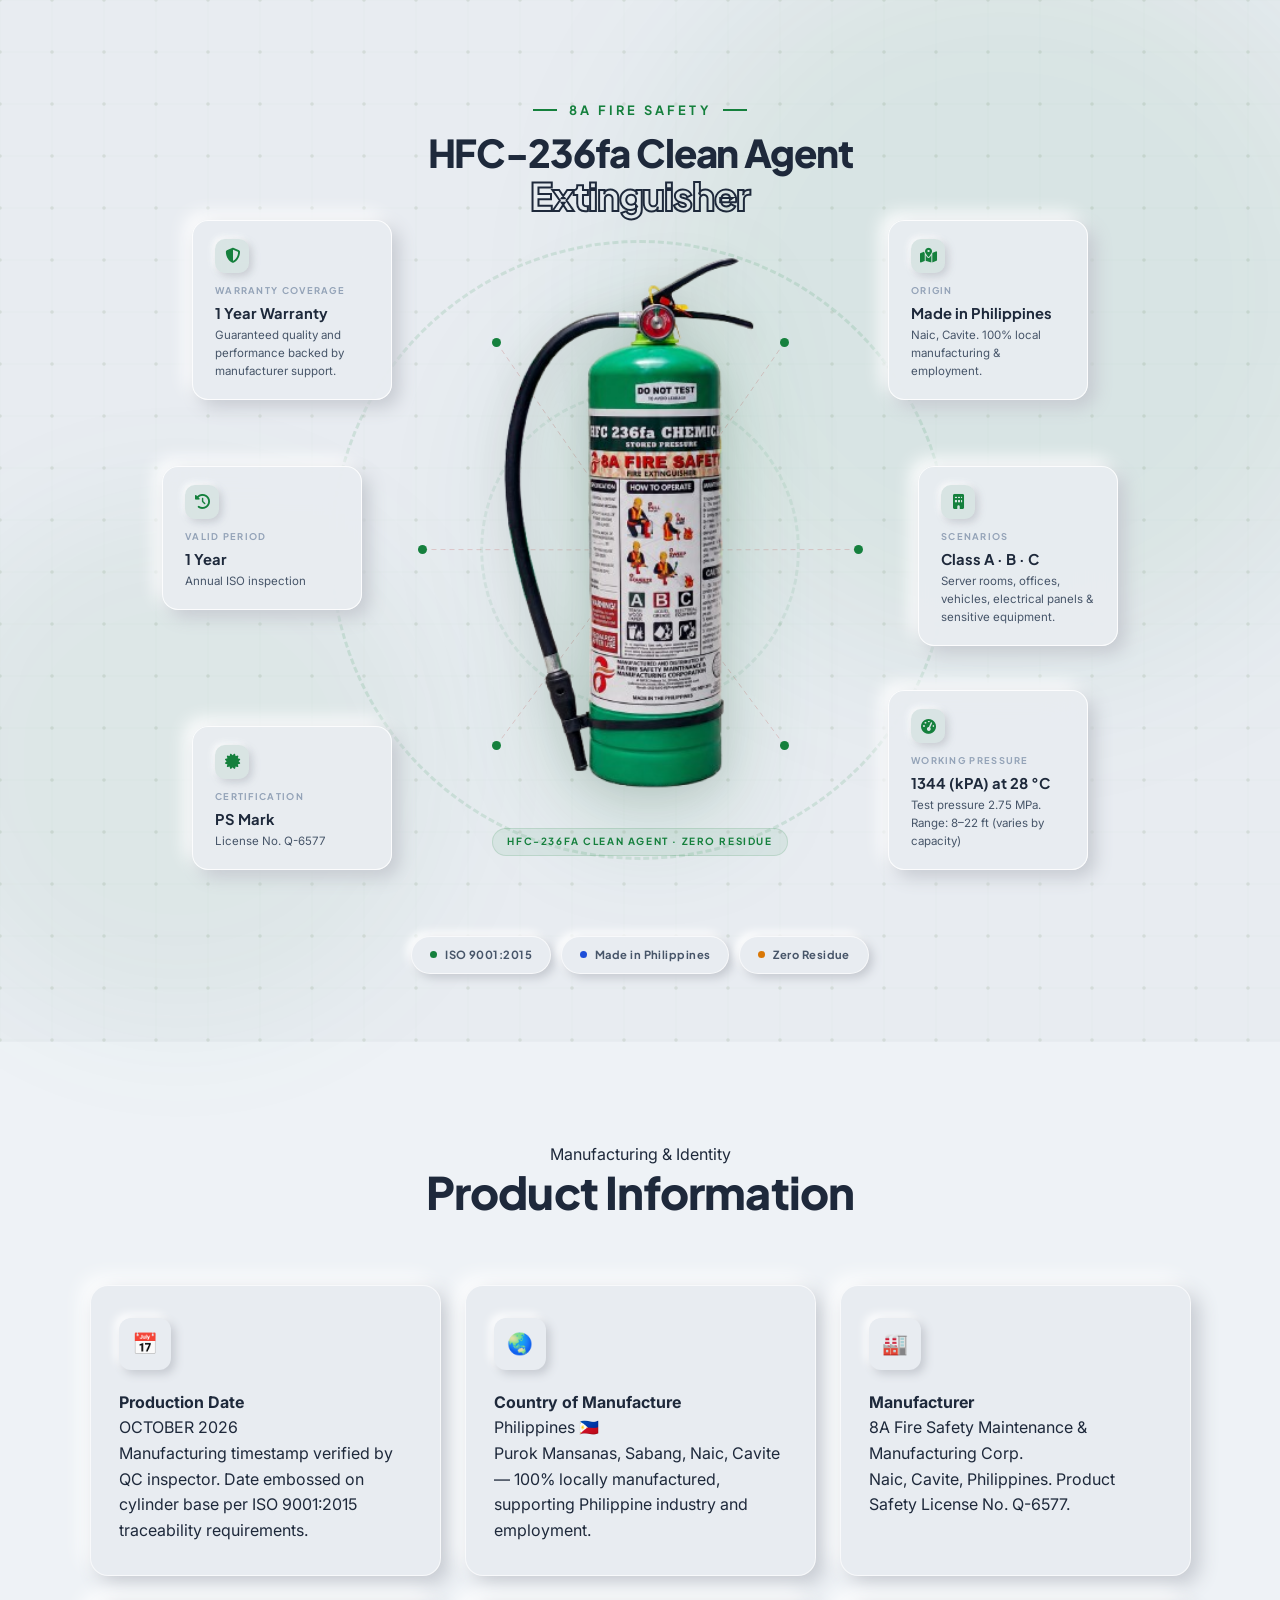
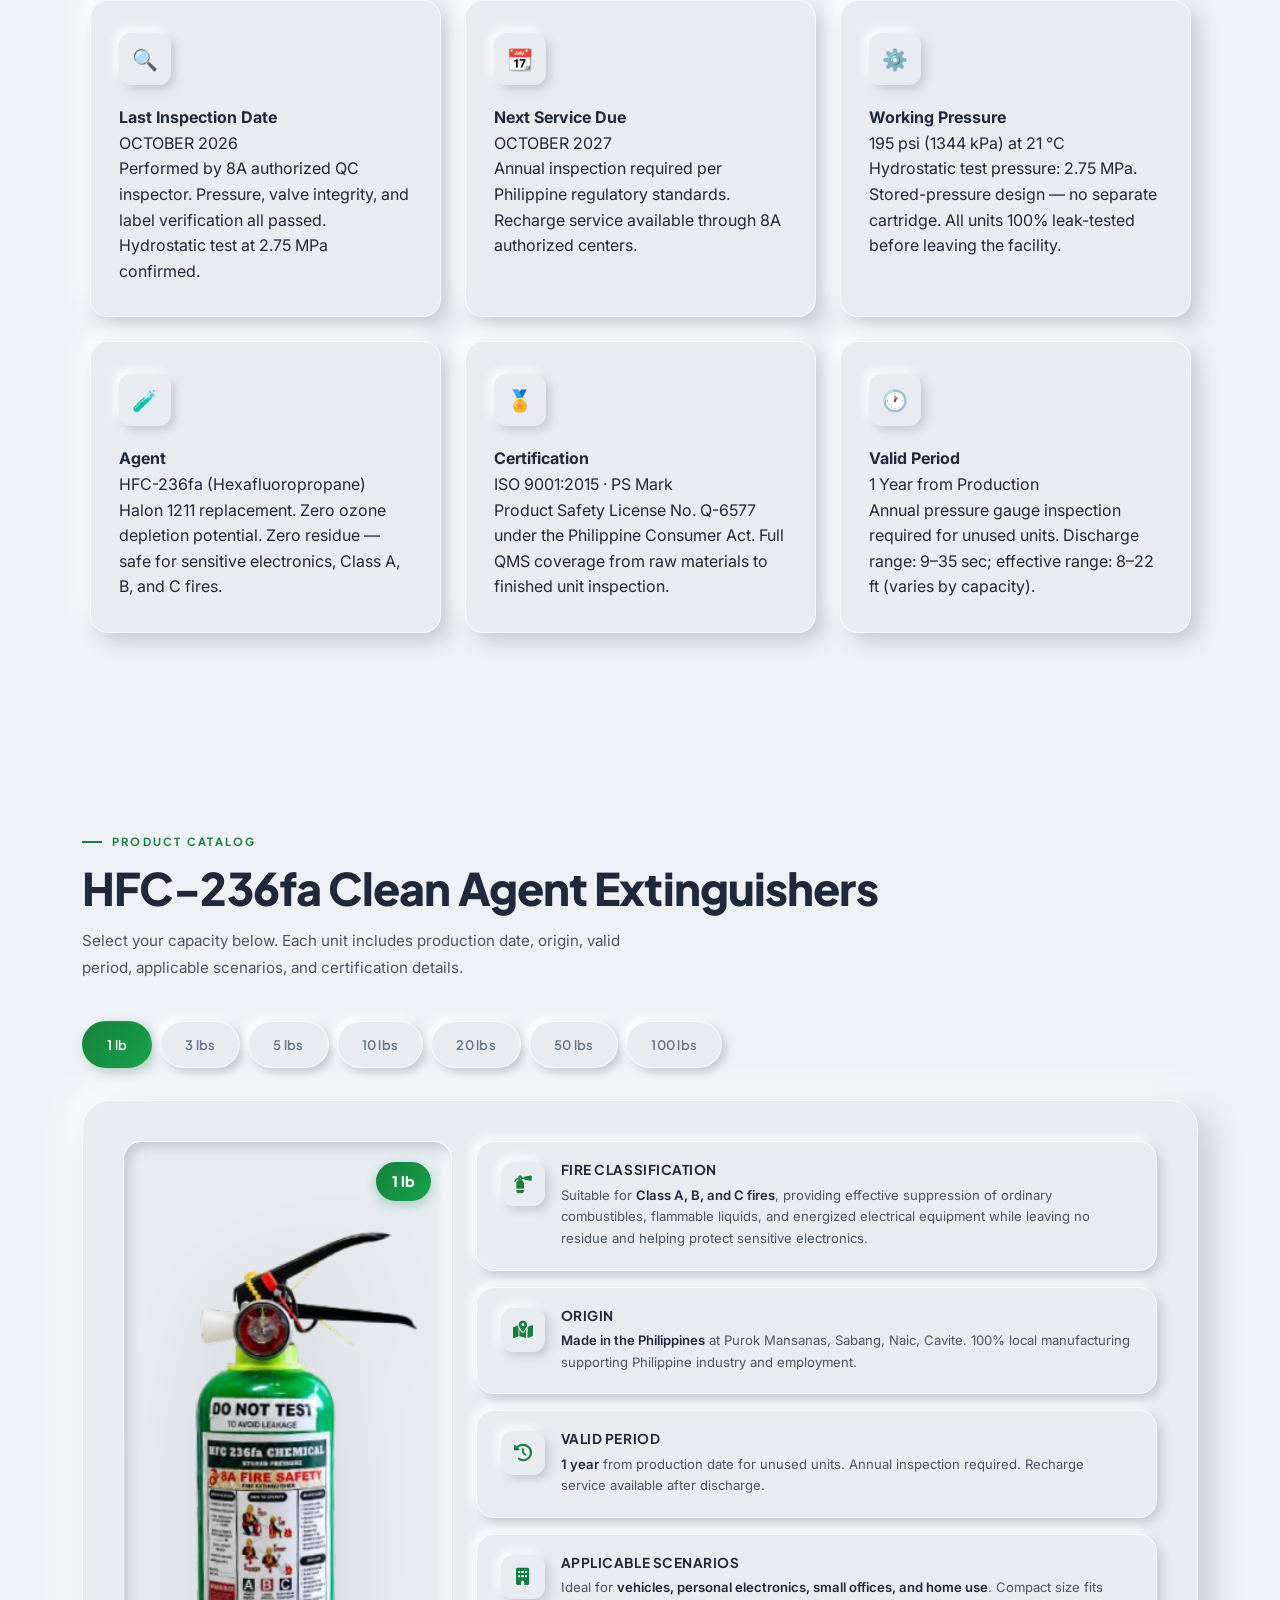
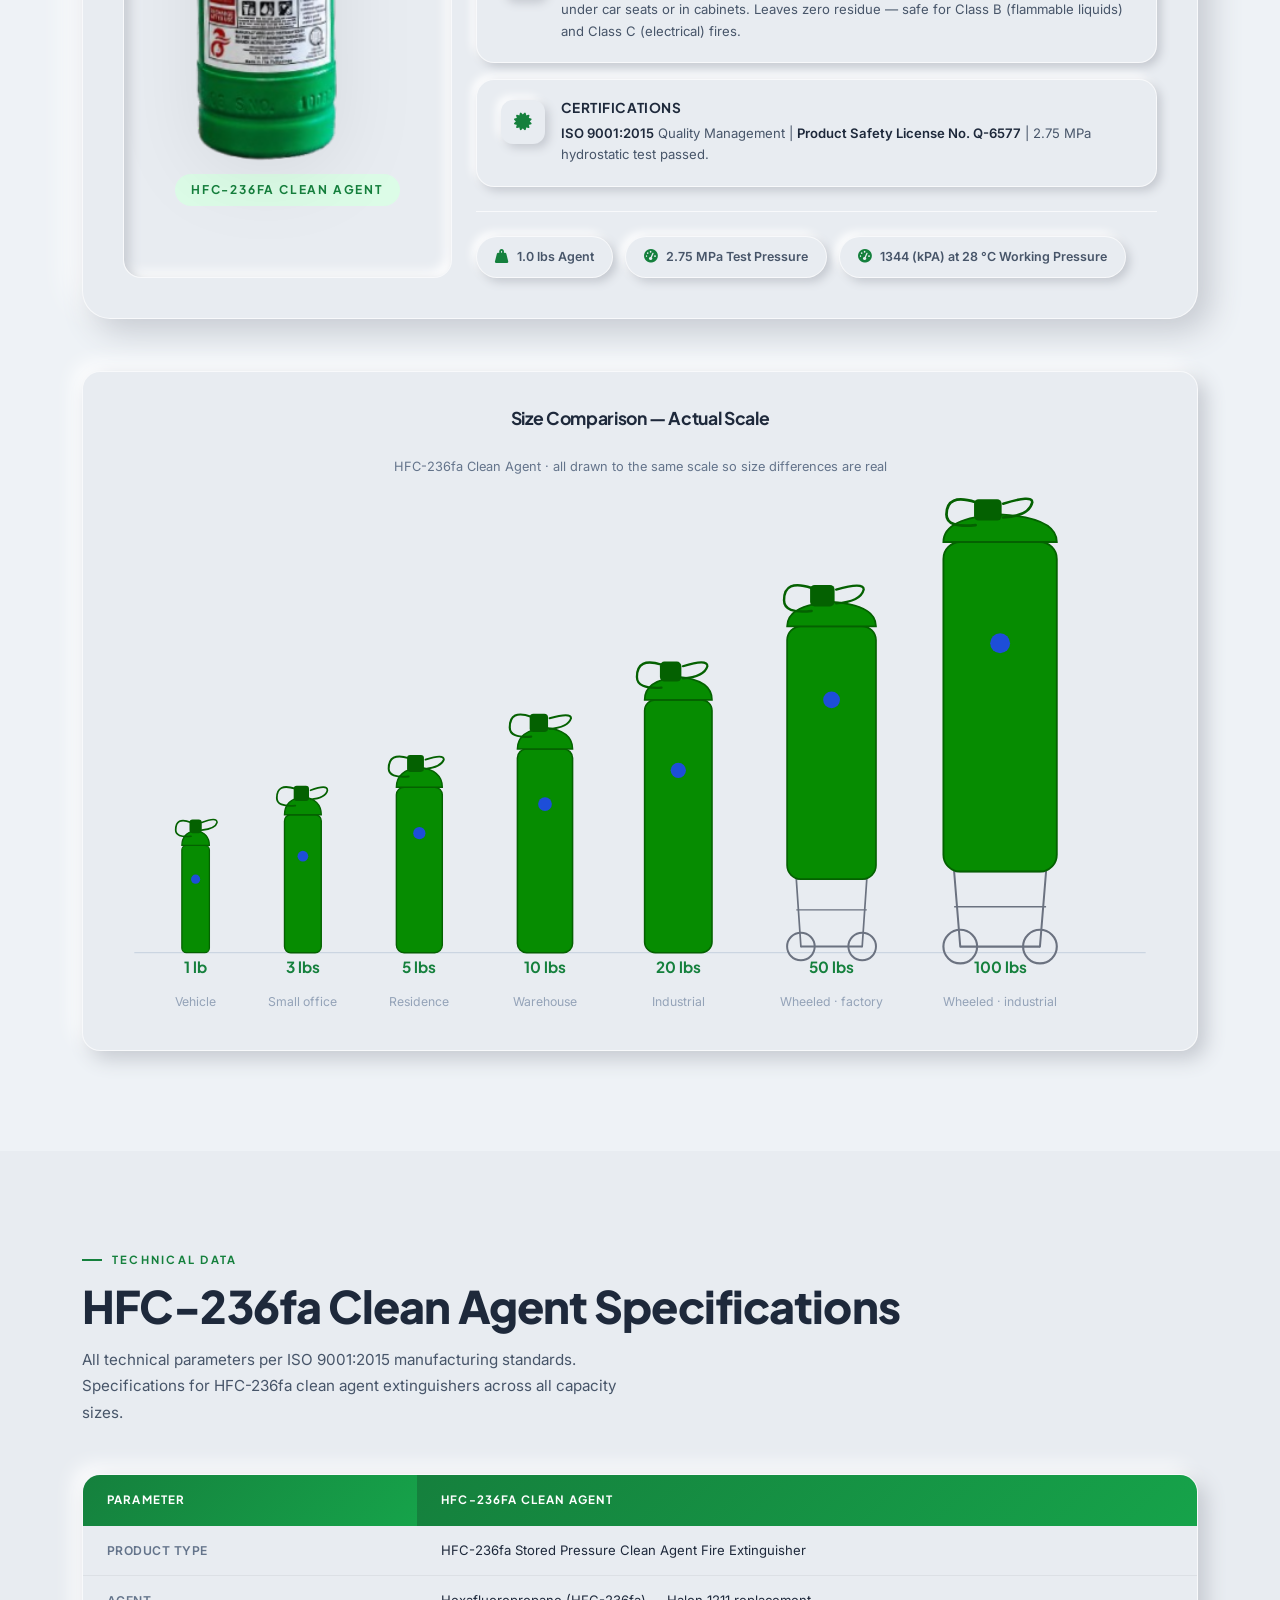
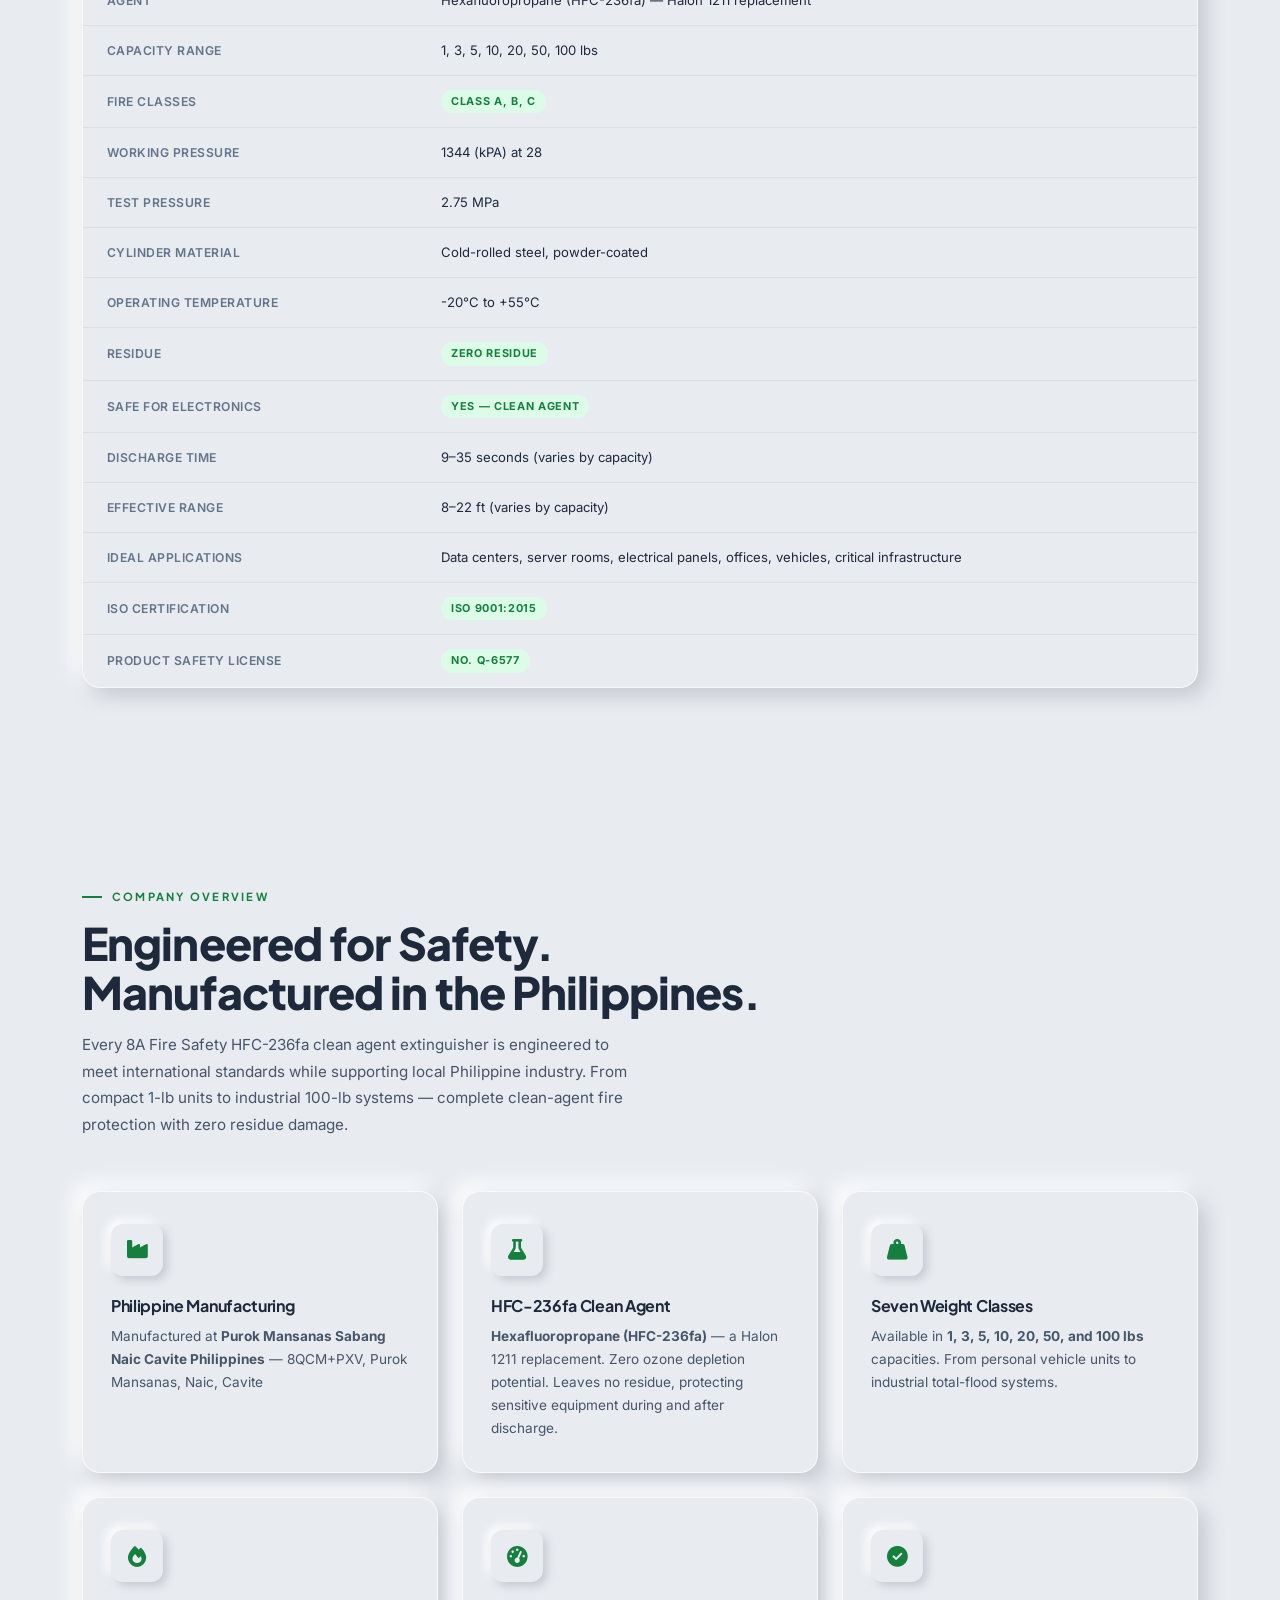
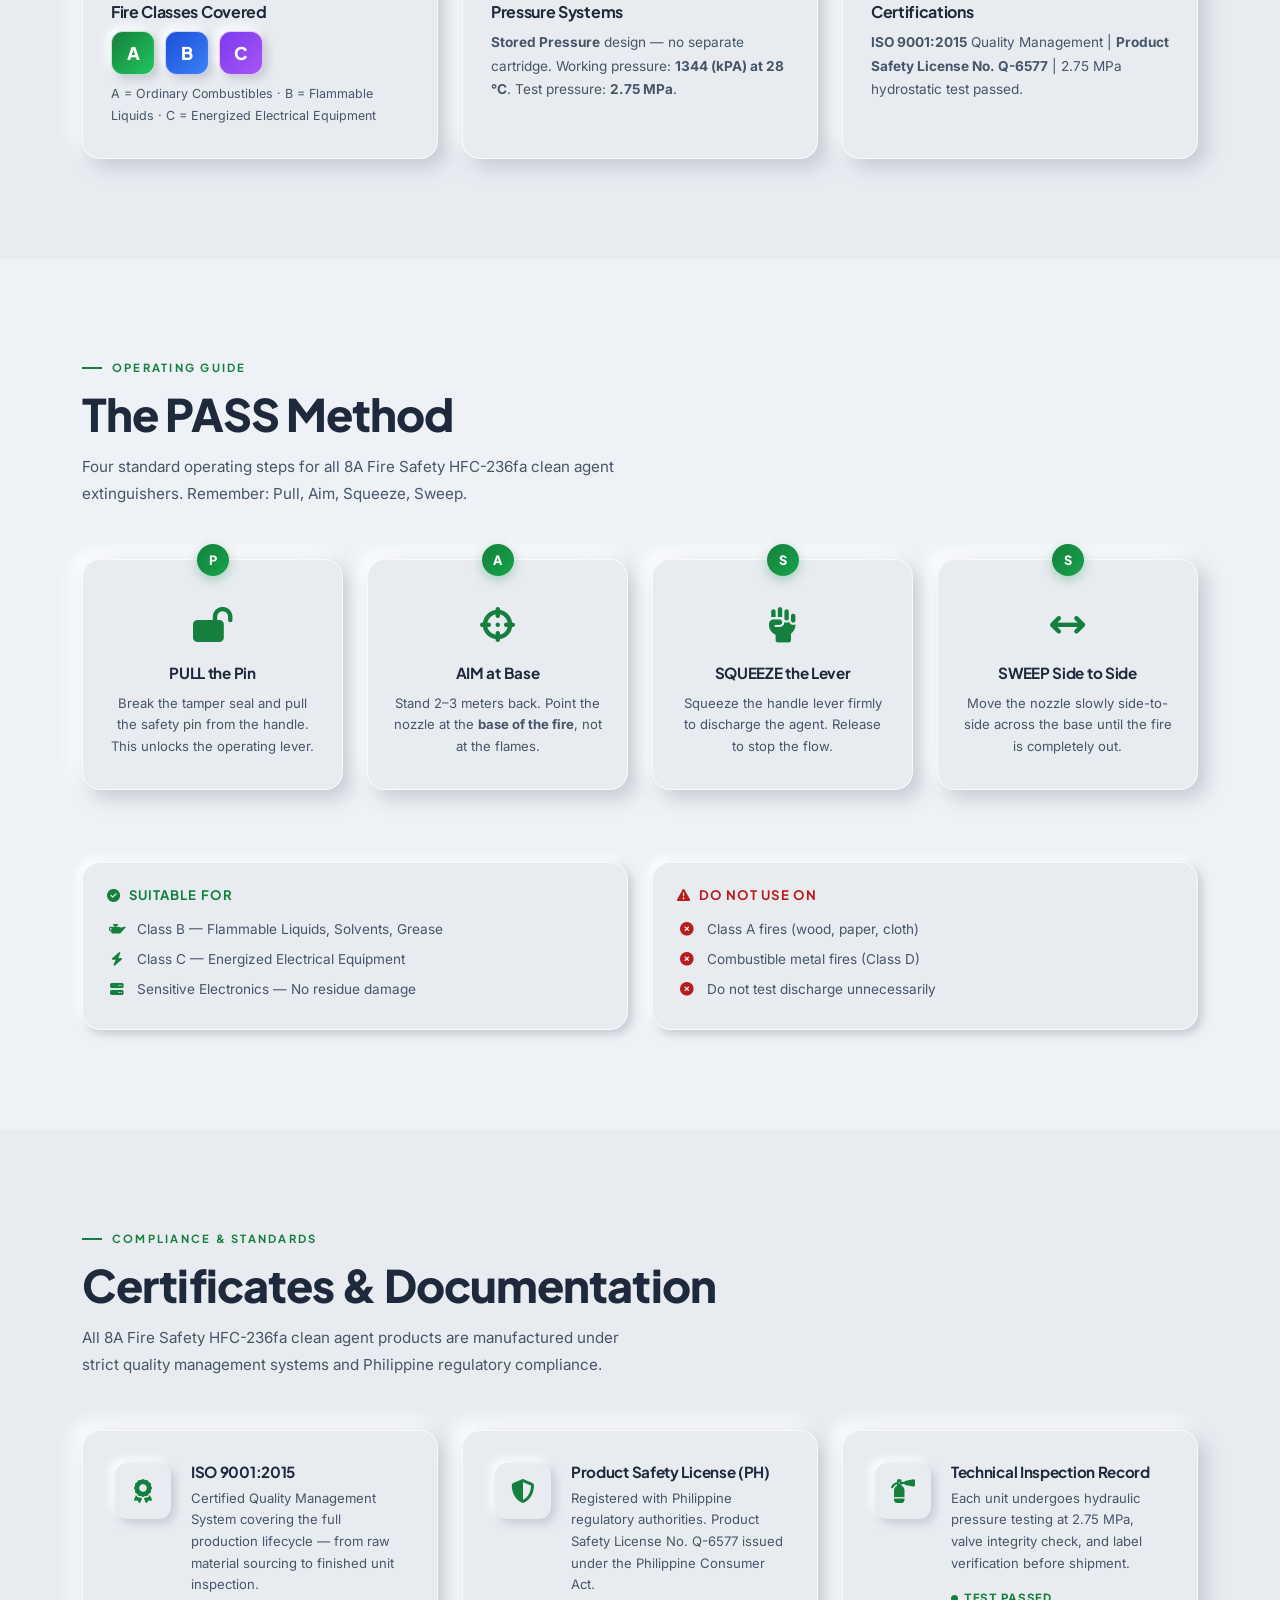
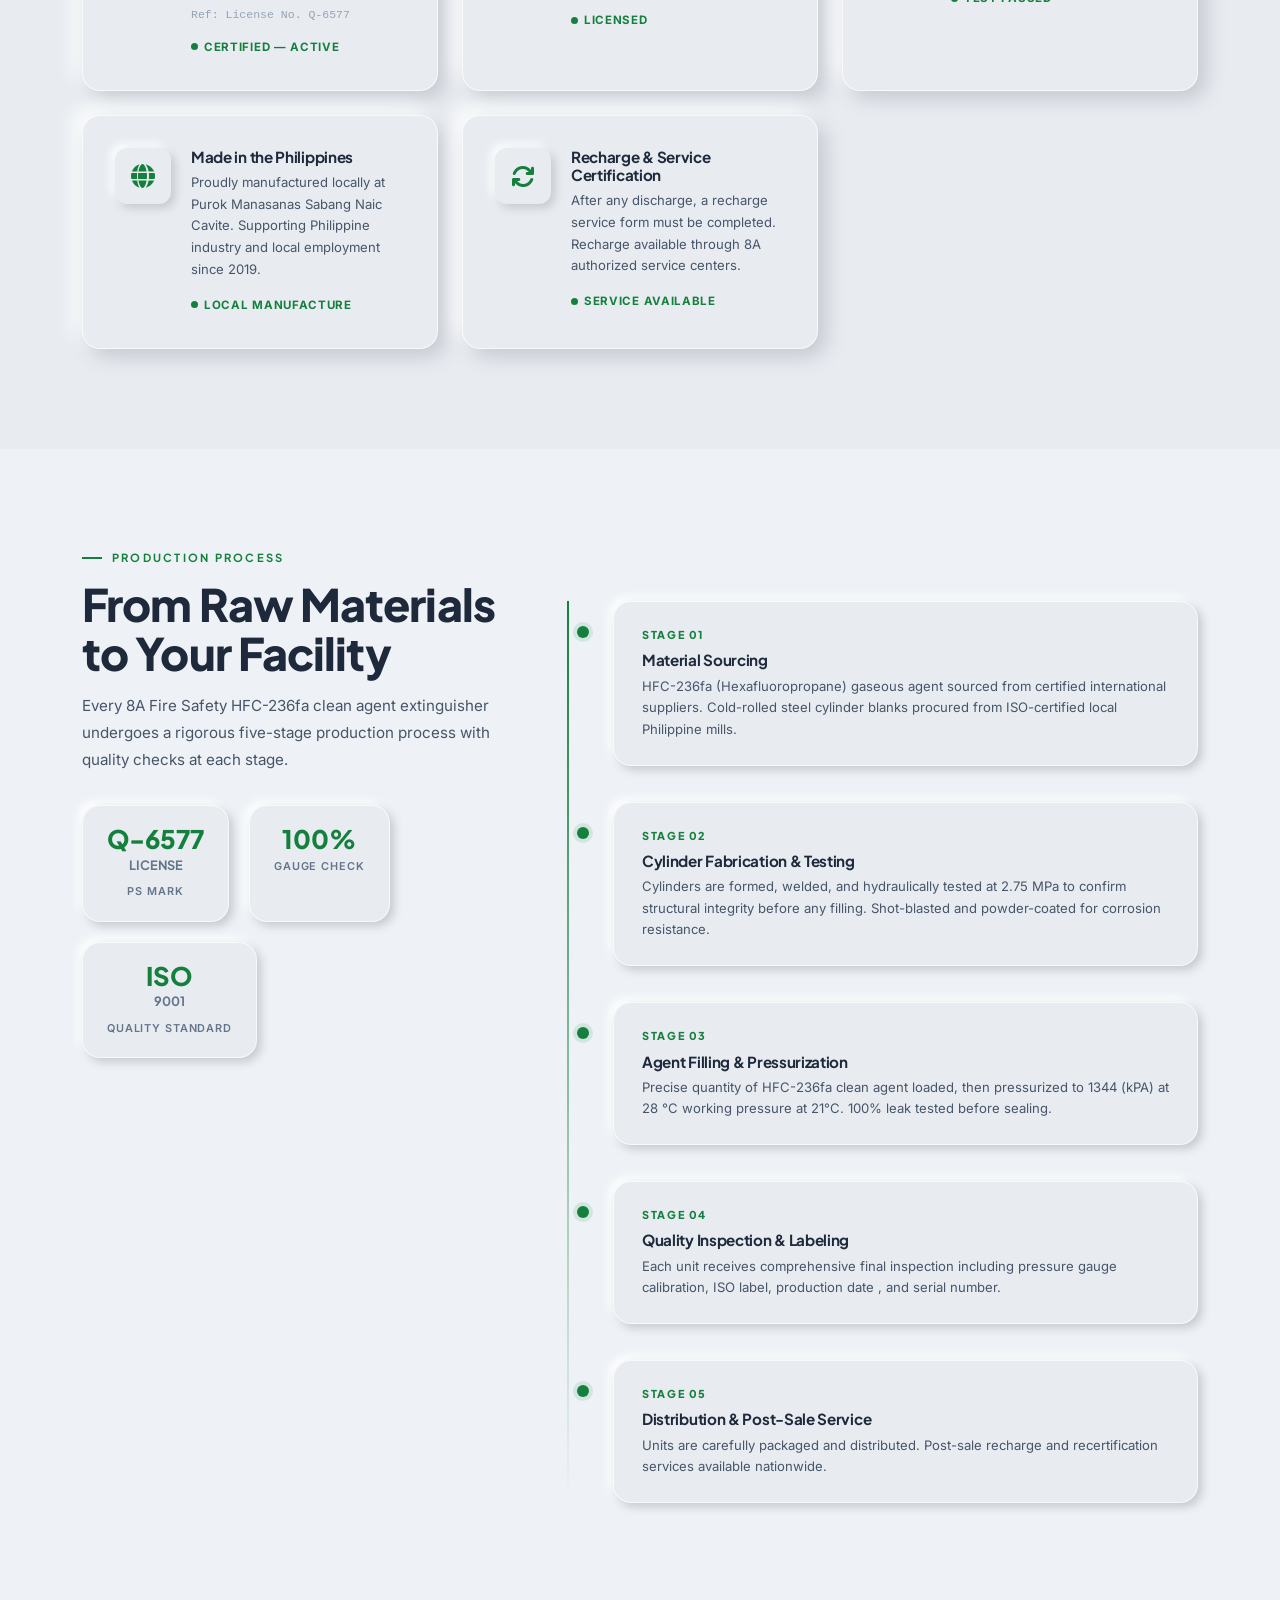
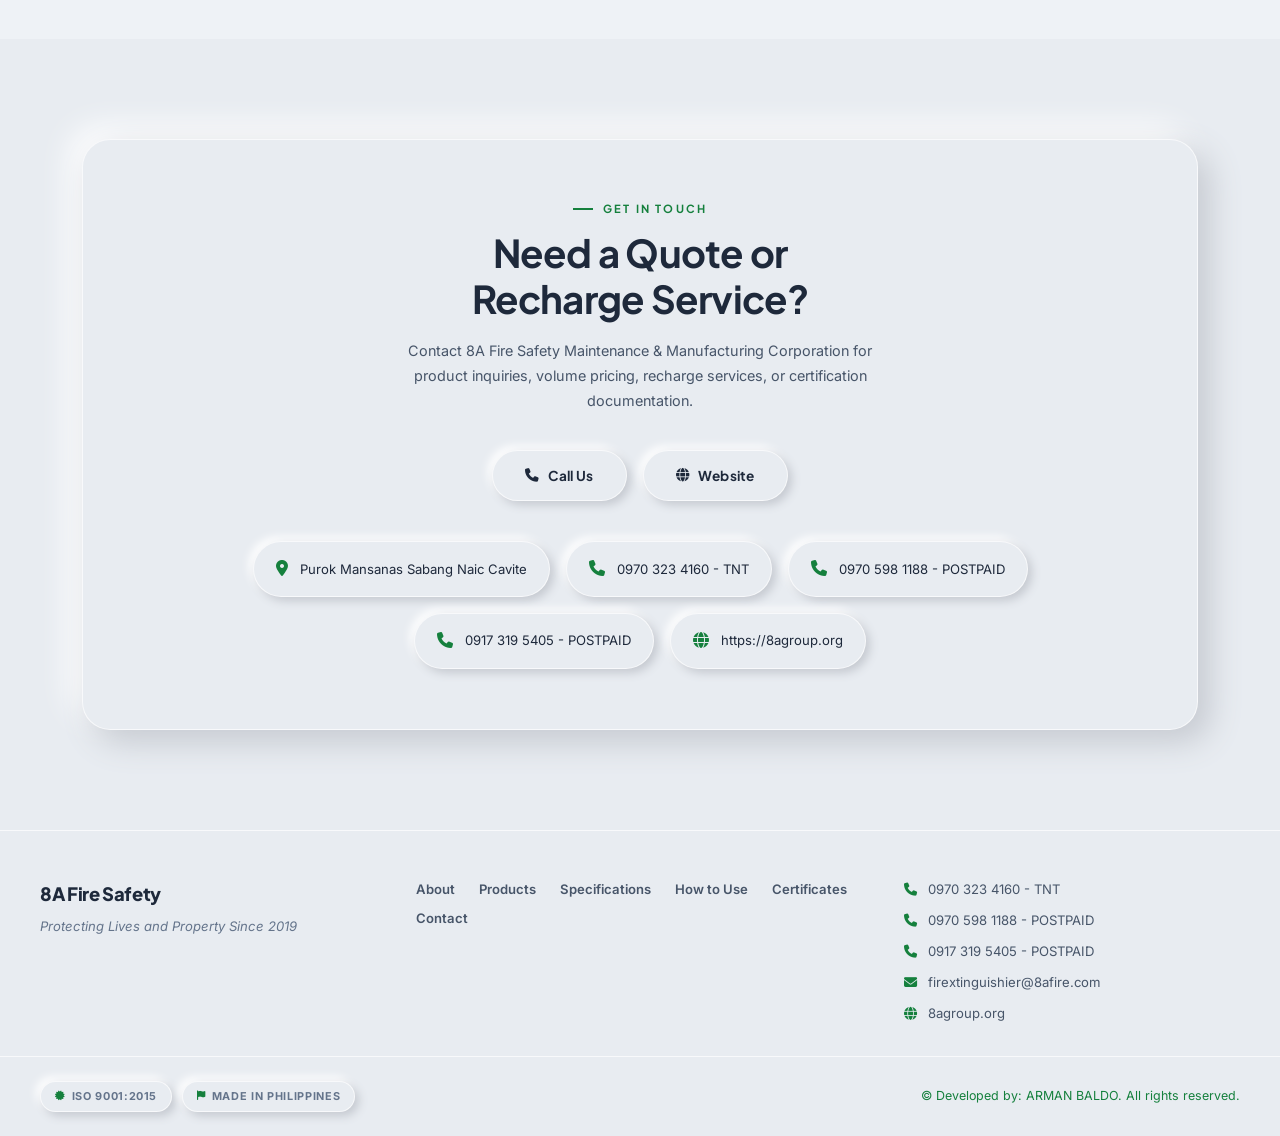
<file: hfc236fa.html>
<!DOCTYPE html>
<html lang="en">
<head>
  <meta charset="UTF-8" />
  <meta name="viewport" content="width=device-width, initial-scale=1.0" />
  <title>8A Fire Safety — HFC-236fa Clean Agent Fire Extinguishers</title>
  <meta name="description" content="8A Fire Safety — Philippine-made HFC-236fa clean agent fire extinguishers. Available in 1, 3, 5, 10, 20, 50, and 100 lbs. ISO 9001:2015 certified." />

  <link href="https://cdn.jsdelivr.net/npm/bootstrap@5.3.3/dist/css/bootstrap.min.css" rel="stylesheet" integrity="sha384-QWTKZyjpPEjISv5WaRU9OFeRpok6YctnYmDr5pNlyT2bRjXh0JMhjY6hW+ALEwIH" crossorigin="anonymous">
  <link rel="stylesheet" href="https://cdnjs.cloudflare.com/ajax/libs/font-awesome/6.5.1/css/all.min.css" integrity="sha512-DTOQO9RWCH3ppGqcWaEA1BIZOC6xxalwEsw9c2QQeAIftl+Vegovlnee1c9QX4TctnWMn13TZye+giMm8e2LwA==" crossorigin="anonymous" referrerpolicy="no-referrer" />
  <link rel="preconnect" href="https://fonts.googleapis.com">
  <link rel="preconnect" href="https://fonts.gstatic.com" crossorigin>
  <link href="https://fonts.googleapis.com/css2?family=Inter:wght@300;400;500;600;700&family=Plus+Jakarta+Sans:wght@500;600;700;800&display=swap" rel="stylesheet">
  <link rel="stylesheet" href="css/hfc_style.css" />
    <link rel="stylesheet" href="css/hfc_grid_animation.css" />
<base target="_blank">
<base target="_blank">
</head>
<body>
<!-- ══════════════════════════════════════════
     HERO — REDESIGNED (8A Fire Safety)
     Replace the entire existing #hero section
     with this block. All other sections unchanged.
     ══════════════════════════════════════════ -->
<section id="hero" class="h8a-hero-section">

  <!-- Ambient background grid + orbs -->
  <div class="h8a-grid-bg"></div>
  <div class="h8a-orb h8a-orb-1"></div>
  <div class="h8a-orb h8a-orb-2"></div>

  <div class="container h8a-inner">

    <!-- ── Top text block ── -->
    <div class="h8a-top-text reveal-on-scroll">
      <div class="h8a-hero-label">
        <span class="h8a-hero-label-dash"></span>
        8A Fire Safety
        <span class="h8a-hero-label-dash"></span>
      </div>
      <h1 class="h8a-hero-title">
        HFC-236fa Clean Agent<br>
        <span class="h8a-hero-title-stroke">Extinguisher</span>
      </h1>
     
    </div>

    <!-- ── Stage: floating cards + product center ── -->
    <div class="h8a-stage reveal-on-scroll" data-delay="200" id="h8aStage">

      <!-- Rotating rings -->
      <div class="h8a-ring h8a-ring-outer"></div>
      <div class="h8a-ring h8a-ring-inner"></div>

      <!-- SVG connector lines (drawn by JS) -->
      <svg id="h8aLines" class="h8a-svg-lines" xmlns="http://www.w3.org/2000/svg"></svg>

      <!-- Pulse dots (anchor points on image perimeter) -->
      <div class="h8a-dot-pulse h8a-dot-tl" style="animation-delay:0s"></div>
      <div class="h8a-dot-pulse h8a-dot-tr" style="animation-delay:0.4s"></div>
      <div class="h8a-dot-pulse h8a-dot-ml" style="animation-delay:0.8s"></div>
      <div class="h8a-dot-pulse h8a-dot-mr" style="animation-delay:1.2s"></div>
      <div class="h8a-dot-pulse h8a-dot-bl" style="animation-delay:1.6s"></div>
      <div class="h8a-dot-pulse h8a-dot-br" style="animation-delay:2.0s"></div>

   <!-- CARD 0: Warranty Coverage -->
<div class="h8a-card h8a-card-tl" id="h8a-card-0">
    <div class="h8a-card-icon"><i class="fa-solid fa-shield-halved"></i></div>
    <div class="h8a-card-title">Warranty Coverage</div>
    <div class="h8a-card-value">1 Year Warranty</div>
    <div class="h8a-card-detail">Guaranteed quality and performance backed by manufacturer support.</div>
</div>
      <!-- CARD 1: Origin (top-right) -->
      <div class="h8a-card h8a-card-tr" id="h8a-card-1">
        <div class="h8a-card-icon"><i class="fa-solid fa-map-location-dot"></i></div>
        <div class="h8a-card-title">Origin</div>
        <div class="h8a-card-value">Made in Philippines</div>
        <div class="h8a-card-detail">Naic, Cavite. 100% local manufacturing &amp; employment.</div>
      </div>

      <!-- CARD 2: Valid Period (mid-left) -->
      <div class="h8a-card h8a-card-ml" id="h8a-card-2">
        <div class="h8a-card-icon"><i class="fa-solid fa-clock-rotate-left"></i></div>
        <div class="h8a-card-title">Valid Period</div>
        <div class="h8a-card-value">1 Year</div>
        <div class="h8a-card-detail">Annual ISO inspection</div>
      </div>

      <!-- CARD 3: Applicable Scenarios (mid-right) -->
      <div class="h8a-card h8a-card-mr" id="h8a-card-3">
        <div class="h8a-card-icon"><i class="fa-solid fa-building"></i></div>
        <div class="h8a-card-title">Scenarios</div>
        <div class="h8a-card-value">Class A · B · C</div>
        <div class="h8a-card-detail">Server rooms, offices, vehicles, electrical panels &amp; sensitive equipment.</div>
      </div>

        <!-- CARD 4: Certifications (bottom-left) -->
    <div class="h8a-card h8a-card-bl" id="h8a-card-4">
      <div class="h8a-card-icon">
        <i class="fa-solid fa-certificate"></i>
      </div>
      <div class="h8a-card-title">Certification</div>
      <div class="h8a-card-value">PS Mark</div>
      <div class="h8a-card-detail">License No. Q-6577</div>
    </div>

      <!-- CARD 5: Working Pressure (bottom-right) -->
      <div class="h8a-card h8a-card-br" id="h8a-card-5">
        <div class="h8a-card-icon"><i class="fa-solid fa-gauge-high"></i></div>
        <div class="h8a-card-title">Working Pressure</div>
        <div class="h8a-card-value">1344 (kPA) at 28 °C</div>
        <div class="h8a-card-detail">Test pressure 2.75 MPa. Range: 8–22 ft (varies by capacity)</div>
      </div>

      <!-- ── Centre product image ── -->
      <div class="h8a-product-core">
        <!-- Use your existing org.png; fallback icon if missing -->
        <div class="h8a-img-wrap">
          <img
            src="img/HFC236FA/10.png"
            alt="8A Fire Safety HFC-236fa Clean Agent Fire Extinguisher"
            class="h8a-product-img"
            onerror="this.style.display='none';this.nextElementSibling.style.display='flex'"
          />
          <!-- Fallback SVG (hidden unless img fails) -->
          <div class="h8a-product-svg-fallback" style="display:none;">
            <i class="fa-solid fa-fire-extinguisher" style="font-size:7rem;color:#068c01;filter:drop-shadow(0 8px 24px rgba(185,28,28,0.25));"></i>
          </div>
        </div>
        <span class="h8a-product-badge">HFC-236fa Clean Agent · Zero Residue</span>
      </div>

    </div><!-- /.h8a-stage -->

    <!-- ── Bottom cert pills ── -->
    <div class="h8a-certs-row reveal-on-scroll" data-delay="350">
      <div class="h8a-cert-pill"><span class="h8a-pill-dot green"></span>ISO 9001:2015</div>
      <div class="h8a-cert-pill"><span class="h8a-pill-dot blue"></span>Made in Philippines</div>
      <div class="h8a-cert-pill"><span class="h8a-pill-dot amber"></span>Zero Residue</div>
    </div>

   

  </div><!-- /.container -->
</section>

<!-- ── SECTION: KEY INFO ── -->
<section id="products" class="section-pad alt-bg reveal-on-scroll" data-delay="200">
  <div class="container h8a-inner">
    <div class="section-eyebrow">Manufacturing &amp; Identity</div>
    <h2 class="section-title">Product Information</h2>
    <div class="info-grid">

      <div class="info-card">
        <div class="ic-icon">📅</div>
        <div class="ic-label" style="font-weight:700;">Production Date</div>
        <div class="ic-value">OCTOBER 2026</div>
        <div class="ic-detail">Manufacturing timestamp verified by QC inspector. Date embossed on cylinder base per ISO 9001:2015 traceability requirements.</div>
      </div>

      <div class="info-card">
        <div class="ic-icon">🌏</div>
        <div class="ic-label" style="font-weight:700;">Country of Manufacture</div>
        <div class="ic-value">Philippines 🇵🇭</div>
        <div class="ic-detail">Purok Mansanas, Sabang, Naic, Cavite — 100% locally manufactured, supporting Philippine industry and employment.</div>
      </div>

      <div class="info-card">
        <div class="ic-icon">🏭</div>
        <div class="ic-label" style="font-weight:700;">Manufacturer</div>
        <div class="ic-value">8A Fire Safety Maintenance &amp; Manufacturing Corp.</div>
        <div class="ic-detail">Naic, Cavite, Philippines. Product Safety License No. Q-6577.</div>
      </div>

      <div class="info-card">
        <div class="ic-icon">🔍</div>
        <div class="ic-label" style="font-weight:700;">Last Inspection Date</div>
        <div class="ic-value">OCTOBER 2026</div>
        <div class="ic-detail">Performed by 8A authorized QC inspector. Pressure, valve integrity, and label verification all passed. Hydrostatic test at 2.75 MPa confirmed.</div>
      </div>

      <div class="info-card">
        <div class="ic-icon">📆</div>
        <div class="ic-label" style="font-weight:700;">Next Service Due</div>
        <div class="ic-value">OCTOBER 2027</div>
        <div class="ic-detail">Annual inspection required per Philippine regulatory standards. Recharge service available through 8A authorized centers.</div>
      </div>

      <div class="info-card">
        <div class="ic-icon">⚙️</div>
        <div class="ic-label" style="font-weight:700;">Working Pressure</div>
        <div class="ic-value">195 psi (1344 kPa) at 21 °C</div>
        <div class="ic-detail">Hydrostatic test pressure: 2.75 MPa. Stored-pressure design — no separate cartridge. All units 100% leak-tested before leaving the facility.</div>
      </div>

      <div class="info-card">
        <div class="ic-icon">🧪</div>
        <div class="ic-label" style="font-weight:700;">Agent</div>
        <div class="ic-value">HFC-236fa (Hexafluoropropane)</div>
        <div class="ic-detail">Halon 1211 replacement. Zero ozone depletion potential. Zero residue — safe for sensitive electronics, Class A, B, and C fires.</div>
      </div>

      <div class="info-card">
        <div class="ic-icon">🏅</div>
        <div class="ic-label" style="font-weight:700;">Certification</div>
        <div class="ic-value">ISO 9001:2015 · PS Mark</div>
        <div class="ic-detail">Product Safety License No. Q-6577 under the Philippine Consumer Act. Full QMS coverage from raw materials to finished unit inspection.</div>
      </div>

      <div class="info-card">
        <div class="ic-icon">🕐</div>
        <div class="ic-label" style="font-weight:700;">Valid Period</div>
        <div class="ic-value">1 Year from Production</div>
        <div class="ic-detail">Annual pressure gauge inspection required for unused units. Discharge range: 9–35 sec; effective range: 8–22 ft (varies by capacity).</div>
      </div>

    </div>
  </div>
</section>


<!-- ══════════════════════════════════════════
     PRODUCTS — DRY CHEMICAL ONLY
     ══════════════════════════════════════════ -->
<section id="products" class="section-pad alt-bg">
  <div class="container">
    <div class="section-label reveal-on-scroll">Product Catalog</div>
    <h2 class="section-title reveal-on-scroll" data-delay="100">HFC-236fa Clean Agent Extinguishers</h2>
    <p class="section-sub reveal-on-scroll" data-delay="200">
      Select your capacity below. Each unit includes production date, origin, valid period, applicable scenarios, and certification details.
    </p>

    <!-- Product Size Selector -->
    <div class="product-tabs reveal-on-scroll" data-delay="300">
      <button class="tab-btn active" data-tab="1lb">1 lb</button>
      <button class="tab-btn" data-tab="3lb">3 lbs</button>
      <button class="tab-btn" data-tab="5lb">5 lbs</button>
      <button class="tab-btn" data-tab="10lb">10 lbs</button>
      <button class="tab-btn" data-tab="20lb">20 lbs</button>
      <button class="tab-btn" data-tab="50lb">50 lbs</button>
      <button class="tab-btn" data-tab="100lb">100 lbs</button>
    </div>

    <!-- 1 lb Product Card -->
    <div id="tab-1lb" class="product-detail-panel active">
      <div class="product-detail-card">
        <div class="row g-4">
          <div class="col-lg-4">
            <div class="product-image-box">
              <div class="product-size-badge">1 lb</div>
              <img class="anatomy-img" id="anatomyImg" src="img/HFC236FA/1.png" alt="8A Fire Safety HFC-236fa Clean Agent Extinguisher Technical Drawing" />
              <div class="product-agent-tag">HFC-236fa Clean Agent</div>
            </div>
          </div>
          <div class="col-lg-8">
            <div class="product-info-grid">
              <div class="info-block">
                <div class="info-block-icon"><i class="fa-solid fa-fire-extinguisher"></i></div>
              <div class="info-block-content">
                  <h5>Fire Classification</h5>
                  <p>Suitable for <strong>Class A, B, and C fires</strong>, providing effective suppression of ordinary combustibles, flammable liquids, and energized electrical equipment while leaving no residue and helping protect sensitive electronics.</p>
              </div>
              </div>
              <div class="info-block">
                <div class="info-block-icon"><i class="fa-solid fa-map-location-dot"></i></div>
                <div class="info-block-content">
                  <h5>Origin</h5>
                  <p><strong>Made in the Philippines</strong> at Purok Mansanas, Sabang, Naic, Cavite. 100% local manufacturing supporting Philippine industry and employment.</p>
                </div>
              </div>
              <div class="info-block">
                <div class="info-block-icon"><i class="fa-solid fa-clock-rotate-left"></i></div>
                <div class="info-block-content">
                  <h5>Valid Period</h5>
                  <p><strong>1 year</strong> from production date for unused units. Annual inspection required. Recharge service available after discharge.</p>
                </div>
              </div>
              <div class="info-block">
                <div class="info-block-icon"><i class="fa-solid fa-building"></i></div>
                <div class="info-block-content">
                  <h5>Applicable Scenarios</h5>
                  <p>Ideal for <strong>vehicles, personal electronics, small offices, and home use</strong>. Compact size fits under car seats or in cabinets. Leaves zero residue — safe for Class B (flammable liquids) and Class C (electrical) fires.</p>
                </div>
              </div>
              <div class="info-block">
                <div class="info-block-icon"><i class="fa-solid fa-certificate"></i></div>
                <div class="info-block-content">
                  <h5>Certifications</h5>
                  <p><strong>ISO 9001:2015</strong> Quality Management | <strong>Product Safety License No. Q-6577</strong> | 2.75 MPa hydrostatic test passed.</p>
                </div>
              </div>
            </div>
            <div class="product-meta-row">
              <div class="meta-badge"><i class="fa-solid fa-weight-hanging"></i> 1.0 lbs Agent</div>
                <div class="meta-badge"><i class="fa-solid fa-gauge-high"></i>2.75 MPa Test Pressure</div>
              <div class="meta-badge"><i class="fa-solid fa-gauge-high"></i> 1344 (kPA) at 28 °C Working Pressure</div>
            
          
            </div>
          </div>
        </div>
      </div>
    </div>

    <!-- 3 lbs Product Card -->
    <div id="tab-3lb" class="product-detail-panel">
      <div class="product-detail-card">
        <div class="row g-4">
          <div class="col-lg-4">
            <div class="product-image-box">
              <div class="product-size-badge">3 lbs</div>
              <img class="anatomy-img" id="anatomyImg" src="img/HFC236FA/3.png" alt="8A Fire Safety HFC-236fa Clean Agent Extinguisher Technical Drawing" />
              <div class="product-agent-tag">HFC-236fa Clean Agent</div>
            </div>
          </div>
          <div class="col-lg-8">
            <div class="product-info-grid">
              <div class="info-block">
                <div class="info-block-icon"><i class="fa-solid fa-fire-extinguisher"></i></div>
                <div class="info-block-content">
                  <h5>Fire Classification</h5>
                  <p>Suitable for <strong>Class A, B, and C fires</strong>, providing effective suppression of ordinary combustibles, flammable liquids, and energized electrical equipment while leaving no residue and helping protect sensitive electronics.</p>
              </div>
              </div>
              <div class="info-block">
                <div class="info-block-icon"><i class="fa-solid fa-map-location-dot"></i></div>
                <div class="info-block-content">
                  <h5>Origin</h5>
                  <p><strong>Made in the Philippines</strong> at Purok Mansanas, Sabang, Naic, Cavite. Local steel and components sourced from ISO-certified Philippine suppliers.</p>
                </div>
              </div>
              <div class="info-block">
                <div class="info-block-icon"><i class="fa-solid fa-clock-rotate-left"></i></div>
                <div class="info-block-content">
                  <h5>Valid Period</h5>
                  <p><strong>1 year</strong> from production date for unused units. Annual pressure gauge inspection required. Recharge available through 8A.</p>
                </div>
              </div>
              <div class="info-block">
                <div class="info-block-icon"><i class="fa-solid fa-building"></i></div>
                <div class="info-block-content">
                  <h5>Applicable Scenarios</h5>
                  <p>Perfect for <strong>small offices, server closets, retail shops, and commercial vehicles</strong>. Portable enough for vehicle mounting. Leaves zero residue — safe on electronics, Class B (flammable liquids) and Class C (electrical) fires.</p>
                </div>
              </div>
              <div class="info-block">
                <div class="info-block-icon"><i class="fa-solid fa-certificate"></i></div>
                <div class="info-block-content">
                  <h5>Certifications</h5>
                  <p><strong>ISO 9001:2015</strong> Quality Management |  <strong>Product Safety License No. Q-6577</strong> | 2.75 MPa hydrostatic test passed.</p>
                </div>
              </div>
            </div>
            <div class="product-meta-row">
              <div class="meta-badge"><i class="fa-solid fa-weight-hanging"></i> 3.0 lbs Agent</div>
                <div class="meta-badge"><i class="fa-solid fa-gauge-high"></i>2.75 MPa Test Pressure</div>
              <div class="meta-badge"><i class="fa-solid fa-gauge-high"></i> 1344 (kPA) at 28 °C Working Pressure</div>
            
            </div>
          </div>
        </div>
      </div>
    </div>

    <!-- 5 lbs Product Card -->
    <div id="tab-5lb" class="product-detail-panel">
      <div class="product-detail-card">
        <div class="row g-4">
          <div class="col-lg-4">
            <div class="product-image-box">
              <div class="product-size-badge">5 lbs</div>
              <img class="anatomy-img" id="anatomyImg" src="img/HFC236FA/5.png" alt="8A Fire Safety HFC-236fa Clean Agent Extinguisher Technical Drawing" />
              <div class="product-agent-tag">HFC-236fa Clean Agent</div>
            </div>
          </div>
          <div class="col-lg-8">
            <div class="product-info-grid">
              <div class="info-block">
                <div class="info-block-icon"><i class="fa-solid fa-fire-extinguisher"></i></div>
              <div class="info-block-content">
                  <h5>Fire Classification</h5>
                  <p>Suitable for <strong>Class A, B, and C fires</strong>, providing effective suppression of ordinary combustibles, flammable liquids, and energized electrical equipment while leaving no residue and helping protect sensitive electronics.</p>
              </div>
              </div>
              <div class="info-block">
                <div class="info-block-icon"><i class="fa-solid fa-map-location-dot"></i></div>
                <div class="info-block-content">
                  <h5>Origin</h5>
                  <p><strong>Made in the Philippines</strong> at Purok Mansanas, Sabang, Naic, Cavite. Cold-rolled steel cylinders from local ISO-certified mills with powder-coat finishing.</p>
                </div>
              </div>
              <div class="info-block">
                <div class="info-block-icon"><i class="fa-solid fa-clock-rotate-left"></i></div>
                <div class="info-block-content">
                  <h5>Valid Period</h5>
                  <p><strong>1 year</strong> from production date for unused units. Recharge service available.</p>
                </div>
              </div>
              <div class="info-block">
                <div class="info-block-icon"><i class="fa-solid fa-building"></i></div>
                <div class="info-block-content">
                  <h5>Applicable Scenarios</h5>
                  <p>Recommended for <strong>offices, server rooms, laboratories, workshops, and commercial vehicles</strong>. Most popular size for general commercial compliance. Clean discharge — safe for electronics and Class C (electrical) hazards.</p>
                </div>
              </div>
              <div class="info-block">
                <div class="info-block-icon"><i class="fa-solid fa-certificate"></i></div>
                <div class="info-block-content">
                  <h5>Certifications</h5>
                  <p><strong>ISO 9001:2015</strong> Quality Management | <strong>Product Safety License No. Q-6577</strong> | 2.75 MPa hydrostatic test passed.</p>
                </div>
              </div>
            </div>
            <div class="product-meta-row">
              <div class="meta-badge"><i class="fa-solid fa-weight-hanging"></i> 5.0 lbs Agent</div>
                <div class="meta-badge"><i class="fa-solid fa-gauge-high"></i>2.75 MPa Test Pressure</div>
              <div class="meta-badge"><i class="fa-solid fa-gauge-high"></i> 1344 (kPA) at 28 °C Working Pressure</div>

            </div>
          </div>
        </div>
      </div>
    </div>

    <!-- 10 lbs Product Card -->
    <div id="tab-10lb" class="product-detail-panel">
      <div class="product-detail-card">
        <div class="row g-4">
          <div class="col-lg-4">
            <div class="product-image-box">
              <div class="product-size-badge">10 lbs</div>
              <img class="anatomy-img" id="anatomyImg" src="img/HFC236FA/10.png" alt="8A Fire Safety HFC-236fa Clean Agent Extinguisher Technical Drawing" />
              <div class="product-agent-tag">HFC-236fa Clean Agent</div>
            </div>
          </div>
          <div class="col-lg-8">
            <div class="product-info-grid">
              <div class="info-block">
                <div class="info-block-icon"><i class="fa-solid fa-fire-extinguisher"></i></div>
               <div class="info-block-content">
                  <h5>Fire Classification</h5>
                  <p>Suitable for <strong>Class A, B, and C fires</strong>, providing effective suppression of ordinary combustibles, flammable liquids, and energized electrical equipment while leaving no residue and helping protect sensitive electronics.</p>
              </div>
              </div>
              <div class="info-block">
                <div class="info-block-icon"><i class="fa-solid fa-map-location-dot"></i></div>
                <div class="info-block-content">
                  <h5>Origin</h5>
                  <p><strong>Made in the Philippines</strong> at Purok Mansanas, Sabang, Naic, Cavite. Seamless steel cylinders from local mills with dual-coat powder paint system for corrosion resistance.</p>
                </div>
              </div>
              <div class="info-block">
                <div class="info-block-icon"><i class="fa-solid fa-clock-rotate-left"></i></div>
                <div class="info-block-content">
                  <h5>Valid Period</h5>
                  <p><strong>1 year</strong> from production date for unused units. Annual pressure gauge inspection required. Recharge available through 8A.</p>
                </div>
              </div>
              <div class="info-block">
                <div class="info-block-icon"><i class="fa-solid fa-building"></i></div>
                <div class="info-block-content">
                  <h5>Applicable Scenarios</h5>
                  <p>Designed for <strong>data centers, medium server rooms, laboratories, hotels, and multi-room commercial buildings</strong>. Zero residue discharge protects sensitive equipment. Wall-mount or vehicle bracket options.</p>
                </div>
              </div>
              <div class="info-block">
                <div class="info-block-icon"><i class="fa-solid fa-certificate"></i></div>
                <div class="info-block-content">
                  <h5>Certifications</h5>
                  <p><strong>ISO 9001:2015</strong> Quality Management |  <strong>Product Safety License No. Q-6577</strong> | 2.75 MPa hydrostatic test passed.</p>
                </div>
              </div>
            </div>
            <div class="product-meta-row">
              <div class="meta-badge"><i class="fa-solid fa-weight-hanging"></i> 10.0 lbs Agent</div>
                <div class="meta-badge"><i class="fa-solid fa-gauge-high"></i>2.75 MPa Test Pressure</div>
              <div class="meta-badge"><i class="fa-solid fa-gauge-high"></i> 1344 (kPA) at 28 °C Working Pressure</div>

             
            </div>
          </div>
        </div>
      </div>
    </div>

    <!-- 20 lbs Product Card -->
    <div id="tab-20lb" class="product-detail-panel">
      <div class="product-detail-card">
        <div class="row g-4">
          <div class="col-lg-4">
            <div class="product-image-box">
              <div class="product-size-badge">20 lbs</div>
             <img class="anatomy-img" id="anatomyImg" src="img/HFC236FA/20.png" alt="8A Fire Safety HFC-236fa Clean Agent Extinguisher Technical Drawing" />
              <div class="product-agent-tag">HFC-236fa Clean Agent</div>
            </div>
          </div>
          <div class="col-lg-8">
            <div class="product-info-grid">
              <div class="info-block">
                <div class="info-block-icon"><i class="fa-solid fa-fire-extinguisher"></i></div>
               <div class="info-block-content">
                  <h5>Fire Classification</h5>
                  <p>Suitable for <strong>Class A, B, and C fires</strong>, providing effective suppression of ordinary combustibles, flammable liquids, and energized electrical equipment while leaving no residue and helping protect sensitive electronics.</p>
              </div>
              </div>
              <div class="info-block">
                <div class="info-block-icon"><i class="fa-solid fa-map-location-dot"></i></div>
                <div class="info-block-content">
                  <h5>Origin</h5>
                  <p><strong>Made in the Philippines</strong> at Purok Mansanas, Sabang, Naic, Cavite. Heavy-duty cold-rolled steel construction with corrosion-resistant powder coating for industrial environments.</p>
                </div>
              </div>
              <div class="info-block">
                <div class="info-block-icon"><i class="fa-solid fa-clock-rotate-left"></i></div>
                <div class="info-block-content">
                  <h5>Valid Period</h5>
                     <p><strong>1 year</strong> from production date for unused units. Annual pressure gauge inspection required. Recharge available through 8A.</p>
                </div>
              </div>
              <div class="info-block">
                <div class="info-block-icon"><i class="fa-solid fa-building"></i></div>
                <div class="info-block-content">
                  <h5>Applicable Scenarios</h5>
                  <p>Built for <strong>large data centers, industrial control rooms, telecommunications facilities, and heavy commercial electrical installations</strong>. High-flow valve for rapid clean suppression without equipment damage.</p>
                </div>
              </div>
              <div class="info-block">
                <div class="info-block-icon"><i class="fa-solid fa-certificate"></i></div>
                <div class="info-block-content">
                  <h5>Certifications</h5>
                  <p><strong>ISO 9001:2015</strong> Quality Management | <strong>Product Safety License No. Q-6577</strong> | 2.75 MPa hydrostatic test passed.</p>
                </div>
              </div>
            </div>
            <div class="product-meta-row">
              <div class="meta-badge"><i class="fa-solid fa-weight-hanging"></i> 20.0 lbs Agent</div>
                <div class="meta-badge"><i class="fa-solid fa-gauge-high"></i>2.75 MPa Test Pressure</div>
              <div class="meta-badge"><i class="fa-solid fa-gauge-high"></i> 1344 (kPA) at 28 °C Working Pressure</div>
      
        
            </div>
          </div>
        </div>
      </div>
    </div>

    <!-- 50 lbs Product Card -->
    <div id="tab-50lb" class="product-detail-panel">
      <div class="product-detail-card">
        <div class="row g-4">
          <div class="col-lg-4">
            <div class="product-image-box">
              <div class="product-size-badge">50 lbs</div>
             <img class="anatomy-img" id="anatomyImg" src="img/HFC236FA/50.png" alt="8A Fire Safety HFC-236fa Clean Agent Extinguisher Technical Drawing" />
              <div class="product-agent-tag">HFC-236fa Clean Agent</div>
            </div>
          </div>
          <div class="col-lg-8">
            <div class="product-info-grid">
              <div class="info-block">
                <div class="info-block-icon"><i class="fa-solid fa-fire-extinguisher"></i></div>
               <div class="info-block-content">
                  <h5>Fire Classification</h5>
                  <p>Suitable for <strong>Class A, B, and C fires</strong>, providing effective suppression of ordinary combustibles, flammable liquids, and energized electrical equipment while leaving no residue and helping protect sensitive electronics.</p>
              </div>
              </div>
              <div class="info-block">
                <div class="info-block-icon"><i class="fa-solid fa-map-location-dot"></i></div>
                <div class="info-block-content">
                  <h5>Origin</h5>
                  <p><strong>Made in the Philippines</strong> at Purok Mansanas, Sabang, Naic, Cavite. Heavy-duty steel construction with industrial-grade powder coating. Wheeled trolley design for mobility.</p>
                </div>
              </div>
              <div class="info-block">
                <div class="info-block-icon"><i class="fa-solid fa-clock-rotate-left"></i></div>
                <div class="info-block-content">
                  <h5>Valid Period</h5>
                     <p><strong>1 year</strong> from production date for unused units. Annual pressure gauge inspection required. Recharge available through 8A.</p>
                </div>
              </div>
              <div class="info-block">
                <div class="info-block-icon"><i class="fa-solid fa-building"></i></div>
                <div class="info-block-content">
                  <h5>Applicable Scenarios</h5>
                  <p>Engineered for <strong>large server farms, broadcast facilities, airports, fuel depots, chemical facilities, and critical infrastructure</strong>. Wheeled unit for rapid deployment. Extended discharge time with clean suppression for high-value assets.</p>
                </div>
              </div>
              <div class="info-block">
                <div class="info-block-icon"><i class="fa-solid fa-certificate"></i></div>
                <div class="info-block-content">
                  <h5>Certifications</h5>
                  <p><strong>ISO 9001:2015</strong> Quality Management | <strong>Product Safety License No. Q-6577</strong> | 2.75 MPa hydrostatic test passed.</p>
                </div>
              </div>
            </div>
            <div class="product-meta-row">
              <div class="meta-badge"><i class="fa-solid fa-weight-hanging"></i> 50.0 lbs Agent</div>
                <div class="meta-badge"><i class="fa-solid fa-gauge-high"></i>2.75 MPa Test Pressure</div>  
              <div class="meta-badge"><i class="fa-solid fa-gauge-high"></i> 1344 (kPA) at 28 °C Working Pressure</div>

           
            </div>
          </div>
        </div>
      </div>
    </div>

    <!-- 100 lbs Product Card -->
    <div id="tab-100lb" class="product-detail-panel">
      <div class="product-detail-card">
        <div class="row g-4">
          <div class="col-lg-4">
            <div class="product-image-box">
              <div class="product-size-badge">100 lbs</div>
             <img class="anatomy-img" id="anatomyImg" src="img/HFC236FA/100.png" alt="8A Fire Safety HFC-236fa Clean Agent Extinguisher Technical Drawing" />
              <div class="product-agent-tag">HFC-236fa Clean Agent</div>
            </div>
          </div>
          <div class="col-lg-8">
            <div class="product-info-grid">
              <div class="info-block">
                <div class="info-block-icon"><i class="fa-solid fa-fire-extinguisher"></i></div>
                <div class="info-block-content">
                  <h5>Fire Classification</h5>
                  <p>Suitable for <strong>Class A, B, and C fires</strong>, providing effective suppression of ordinary combustibles, flammable liquids, and energized electrical equipment while leaving no residue and helping protect sensitive electronics.</p>
              </div>
              </div>
              <div class="info-block">
                <div class="info-block-icon"><i class="fa-solid fa-map-location-dot"></i></div>
                <div class="info-block-content">
                  <h5>Origin</h5>
                  <p><strong>Made in the Philippines</strong> at Purok Mansanas, Sabang, Naic, Cavite. Industrial-grade steel construction with reinforced trolley and hose assembly. Built for the most demanding fire protection needs.</p>
                </div>
              </div>
              <div class="info-block">
                <div class="info-block-icon"><i class="fa-solid fa-clock-rotate-left"></i></div>
                <div class="info-block-content">
                  <h5>Valid Period</h5>
                     <p><strong>1 year</strong> from production date for unused units. Annual pressure gauge inspection required. Recharge available through 8A.</p>
                </div>
              </div>
              <div class="info-block">
                <div class="info-block-icon"><i class="fa-solid fa-building"></i></div>
                <div class="info-block-content">
                  <h5>Applicable Scenarios</h5>
                  <p>Designed for <strong>total-flood protection in data centers, petrochemical control rooms, airports, military facilities, and large critical infrastructure</strong>. Wheeled unit with extended hose for operator safety. Maximum clean-agent coverage with zero residue damage.</p>
                </div>
              </div>
              <div class="info-block">
                <div class="info-block-icon"><i class="fa-solid fa-certificate"></i></div>
                <div class="info-block-content">
                  <h5>Certifications</h5>
                  <p><strong>ISO 9001:2015</strong> Quality Management | <strong>Product Safety License No. Q-6577</strong> | 2.75 MPa hydrostatic test passed.</p>
                </div>
              </div>
            </div>
            <div class="product-meta-row">
              <div class="meta-badge"><i class="fa-solid fa-weight-hanging"></i> 100.0 lbs Agent</div>
              <div class="meta-badge"><i class="fa-solid fa-gauge-high"></i> 2.75 MPa Test Pressure</div>
              <div class="meta-badge"><i class="fa-solid fa-temperature-half"></i> 1344 (kPA) at 28 °C Working Pressure</div>
 
            </div>
          </div>
        </div>
      </div>
    </div>

    <!-- Size Comparison Guide -->
    <div class="weight-guide reveal-on-scroll" data-delay="400">
      <h3 class="guide-title">Size Comparison — Actual Scale</h3>
      <p style="font-size:0.8rem;color:var(--text-muted);margin:0 0 1rem;text-align:center;">
        HFC-236fa Clean Agent · all drawn to the same scale so size differences are real
      </p>

      <div style="overflow-x:auto;">
        <svg viewBox="0 0 680 340" style="width:100%;min-width:480px;display:block;" role="img" aria-label="Fire extinguisher size comparison from 1 lb to 100 lbs">

          <!-- Ground line -->
          <line x1="10" y1="300" x2="670" y2="300" stroke="#cbd5e1" stroke-width="0.8"/>

          <!-- ══ 1 LB  cx=50, w=18, body h=70 ══ -->
          <rect x="41" y="230" width="18" height="70" rx="3" fill="#068c01" stroke="#046101" stroke-width="0.8"/>
          <path d="M41 230 Q41 222 50 220 Q59 222 59 230Z" fill="#068c01" stroke="#046101" stroke-width="0.8"/>
          <rect x="46" y="213" width="8" height="9" rx="2" fill="#046101"/>
          <path d="M47 215 Q37 211 37 220 Q37 225 47 224" fill="none" stroke="#046101" stroke-width="1.1" stroke-linecap="round"/>
          <path d="M54 215 Q64 211 64 215 Q63 219 54 220" fill="none" stroke="#046101" stroke-width="1" stroke-linecap="round"/>
          <circle cx="50" cy="252" r="3" fill="#1d4ed8"/>
          <text x="50" y="313" text-anchor="middle" font-family="var(--font-display)" font-size="10" font-weight="700" fill="var(--accent)">1 lb</text>
       
          <text x="50" y="335" text-anchor="middle" font-family="var(--font-body)" font-size="8" fill="var(--text-faint)">Vehicle</text>

          <!-- ══ 3 LB  cx=120, w=24, body h=90 ══ -->
          <rect x="108" y="210" width="24" height="90" rx="4" fill="#068c01" stroke="#046101" stroke-width="0.9"/>
          <path d="M108 210 Q108 200 120 198 Q132 200 132 210Z" fill="#068c01" stroke="#046101" stroke-width="0.9"/>
          <rect x="114" y="191" width="10" height="10" rx="2" fill="#046101"/>
          <path d="M115 193 Q103 189 103 199 Q103 205 115 204" fill="none" stroke="#046101" stroke-width="1.2" stroke-linecap="round"/>
          <path d="M125 194 Q136 190 136 194 Q135 199 125 200" fill="none" stroke="#046101" stroke-width="1.1" stroke-linecap="round"/>
          <circle cx="120" cy="237" r="3.5" fill="#1d4ed8"/>
         
          <text x="120" y="313" text-anchor="middle" font-family="var(--font-display)" font-size="10" font-weight="700" fill="var(--accent)">3 lbs</text>
          <text x="120" y="335" text-anchor="middle" font-family="var(--font-body)" font-size="8" fill="var(--text-faint)">Small office</text>

          <!-- ══ 5 LB  cx=196, w=30, body h=108 ══ -->
          <rect x="181" y="192" width="30" height="108" rx="5" fill="#068c01" stroke="#046101" stroke-width="0.9"/>
          <path d="M181 192 Q181 181 196 179 Q211 181 211 192Z" fill="#068c01" stroke="#046101" stroke-width="0.9"/>
          <rect x="188" y="171" width="11" height="11" rx="2" fill="#046101"/>
          <path d="M189 173 Q176 169 176 180 Q176 186 189 185" fill="none" stroke="#046101" stroke-width="1.3" stroke-linecap="round"/>
          <path d="M200 174 Q212 170 212 174 Q210 179 200 180" fill="none" stroke="#046101" stroke-width="1.2" stroke-linecap="round"/>
          <circle cx="196" cy="222" r="4" fill="#1d4ed8"/>
         
          <text x="196" y="313" text-anchor="middle" font-family="var(--font-display)" font-size="10" font-weight="700" fill="var(--accent)">5 lbs</text>
         
          <text x="196" y="335" text-anchor="middle" font-family="var(--font-body)" font-size="8" fill="var(--text-faint)">Residence</text>

          <!-- ══ 10 LB  cx=278, w=36, body h=133 ══ -->
          <rect x="260" y="167" width="36" height="133" rx="6" fill="#068c01" stroke="#046101" stroke-width="1"/>
          <path d="M260 167 Q260 155 278 153 Q296 155 296 167Z" fill="#068c01" stroke="#046101" stroke-width="1"/>
          <rect x="268" y="144" width="12" height="12" rx="2.5" fill="#046101"/>
          <path d="M269 146 Q255 141 255 153 Q255 160 269 159" fill="none" stroke="#046101" stroke-width="1.4" stroke-linecap="round"/>
          <path d="M281 147 Q295 143 295 147 Q293 153 281 154" fill="none" stroke="#046101" stroke-width="1.3" stroke-linecap="round"/>
          <circle cx="278" cy="203" r="4.5" fill="#1d4ed8"/>
          
          <text x="278" y="313" text-anchor="middle" font-family="var(--font-display)" font-size="10" font-weight="700" fill="var(--accent)">10 lbs</text>

          <text x="278" y="335" text-anchor="middle" font-family="var(--font-body)" font-size="8" fill="var(--text-faint)">Warehouse</text>

          <!-- ══ 20 LB  cx=365, w=44, body h=165 ══ -->
          <rect x="343" y="135" width="44" height="165" rx="7" fill="#068c01" stroke="#046101" stroke-width="1"/>
          <path d="M343 135 Q343 122 365 120 Q387 122 387 135Z" fill="#068c01" stroke="#046101" stroke-width="1"/>
          <rect x="353" y="110" width="14" height="13" rx="3" fill="#046101"/>
          <path d="M354 112 Q338 107 338 120 Q338 128 354 127" fill="none" stroke="#046101" stroke-width="1.5" stroke-linecap="round"/>
          <path d="M368 113 Q384 108 384 113 Q382 120 368 121" fill="none" stroke="#046101" stroke-width="1.4" stroke-linecap="round"/>
          <circle cx="365" cy="181" r="5" fill="#1d4ed8"/>
         
          <text x="365" y="313" text-anchor="middle" font-family="var(--font-display)" font-size="10" font-weight="700" fill="var(--accent)">20 lbs</text>
       
          <text x="365" y="335" text-anchor="middle" font-family="var(--font-body)" font-size="8" fill="var(--text-faint)">Industrial</text>

          <!-- ══ 50 LB WHEELED  cx=465, w=58, body h=165, sits on trolley ══ -->
          <circle cx="445" cy="296" r="9" fill="none" stroke="#6b7280" stroke-width="1.3"/>
          <circle cx="485" cy="296" r="9" fill="none" stroke="#6b7280" stroke-width="1.3"/>
          <line x1="445" y1="296" x2="485" y2="296" stroke="#6b7280" stroke-width="1.3"/>
          <path d="M445 296 L442 252 M485 296 L488 252" fill="none" stroke="#6b7280" stroke-width="1.1" stroke-linecap="round"/>
          <line x1="442" y1="272" x2="488" y2="272" stroke="#6b7280" stroke-width="0.8"/>
          <line x1="442" y1="252" x2="488" y2="252" stroke="#6b7280" stroke-width="0.8"/>
          <rect x="436" y="87" width="58" height="165" rx="9" fill="#068c01" stroke="#046101" stroke-width="1.1"/>
          <path d="M436 87 Q436 73 465 71 Q494 73 494 87Z" fill="#068c01" stroke="#046101" stroke-width="1.1"/>
          <rect x="451" y="60" width="16" height="14" rx="3" fill="#046101"/>
          <path d="M452 62 Q434 56 434 70 Q434 79 452 77" fill="none" stroke="#046101" stroke-width="1.6" stroke-linecap="round"/>
          <path d="M468 63 Q486 58 486 63 Q484 71 468 72" fill="none" stroke="#046101" stroke-width="1.5" stroke-linecap="round"/>
          <circle cx="465" cy="135" r="5.5" fill="#1d4ed8"/>
          <text x="465" y="313" text-anchor="middle" font-family="var(--font-display)" font-size="10" font-weight="700" fill="var(--accent)">50 lbs</text>
        
          <text x="465" y="335" text-anchor="middle" font-family="var(--font-body)" font-size="8" fill="var(--text-faint)">Wheeled · factory</text>

          <!-- ══ 100 LB WHEELED  cx=575, w=74, body h=215, sits on trolley ══ -->
          <circle cx="549" cy="296" r="11" fill="none" stroke="#6b7280" stroke-width="1.4"/>
          <circle cx="601" cy="296" r="11" fill="none" stroke="#6b7280" stroke-width="1.4"/>
          <line x1="549" y1="296" x2="601" y2="296" stroke="#6b7280" stroke-width="1.4"/>
          <path d="M549 296 L545 247 M601 296 L605 247" fill="none" stroke="#6b7280" stroke-width="1.3" stroke-linecap="round"/>
          <line x1="545" y1="270" x2="605" y2="270" stroke="#6b7280" stroke-width="0.9"/>
          <line x1="545" y1="247" x2="605" y2="247" stroke="#6b7280" stroke-width="0.9"/>
          <rect x="538" y="32" width="74" height="215" rx="11" fill="#068c01" stroke="#046101" stroke-width="1.2"/>
          <path d="M538 32 Q538 16 575 14 Q612 16 612 32Z" fill="#068c01" stroke="#046101" stroke-width="1.2"/>
          <rect x="558" y="4" width="18" height="14" rx="3" fill="#046101"/>
          <path d="M559 6 Q540 0 540 14 Q540 23 559 21" fill="none" stroke="#046101" stroke-width="1.8" stroke-linecap="round"/>
          <path d="M577 7 Q596 1 596 6 Q594 15 577 16" fill="none" stroke="#046101" stroke-width="1.7" stroke-linecap="round"/>
          <circle cx="575" cy="98" r="6.5" fill="#1d4ed8"/>
          <text x="575" y="313" text-anchor="middle" font-family="var(--font-display)" font-size="10" font-weight="700" fill="var(--accent)">100 lbs</text>

          <text x="575" y="335" text-anchor="middle" font-family="var(--font-body)" font-size="8" fill="var(--text-faint)">Wheeled · industrial</text>

        </svg>
      </div>
    </div>

  </div>
</section>
<!-- ══════════════════════════════════════════
     SPECIFICATIONS — DRY CHEMICAL ONLY
     ══════════════════════════════════════════ -->
<section id="specifications" class="section-pad">
  <div class="container">
    <div class="section-label reveal-on-scroll">Technical Data</div>
    <h2 class="section-title reveal-on-scroll" data-delay="100">HFC-236fa Clean Agent Specifications</h2>
    <p class="section-sub reveal-on-scroll" data-delay="200">
      All technical parameters per ISO 9001:2015 manufacturing standards. Specifications for HFC-236fa clean agent extinguishers across all capacity sizes.
    </p>
    <div class="spec-table-wrapper reveal-on-scroll" data-delay="300">
      <table class="spec-table">
        <thead><tr><th>Parameter</th><th>HFC-236fa Clean Agent</th></tr></thead>
        <tbody>
          <tr><td>Product Type</td><td>HFC-236fa Stored Pressure Clean Agent Fire Extinguisher</td></tr>
          <tr><td>Agent</td><td>Hexafluoropropane (HFC-236fa) — Halon 1211 replacement</td></tr>
          <tr><td>Capacity Range</td><td>1, 3, 5, 10, 20, 50, 100 lbs</td></tr>
          <tr><td>Fire Classes</td><td><span class="spec-badge green">Class A, B, C</span></td></tr>
          <tr><td>Working Pressure</td><td>1344 (kPA) at 28</td></tr>
          <tr><td>Test Pressure</td><td>2.75 MPa</td></tr>
          <tr><td>Cylinder Material</td><td>Cold-rolled steel, powder-coated</td></tr>
          <tr><td>Operating Temperature</td><td>-20°C to +55°C</td></tr>
          <tr><td>Residue</td><td><span class="spec-badge green">Zero Residue</span></td></tr>
          <tr><td>Safe for Electronics</td><td><span class="spec-badge green">Yes — Clean Agent</span></td></tr>
          <tr><td>Discharge Time</td><td>9–35 seconds (varies by capacity)</td></tr>
          <tr><td>Effective Range</td><td>8–22 ft (varies by capacity)</td></tr>
          <tr><td>Ideal Applications</td><td>Data centers, server rooms, electrical panels, offices, vehicles, critical infrastructure</td></tr>
          <tr><td>ISO Certification</td><td><span class="spec-badge green">ISO 9001:2015</span></td></tr>
          <tr><td>Product Safety License</td><td><span class="spec-badge green">No. Q-6577
            
          </span></td></tr>
        </tbody>
      </table>
    </div>
  </div>
</section>

<!-- ══════════════════════════════════════════
     ABOUT
     ══════════════════════════════════════════ -->
<section id="about" class="section-pad">
  <div class="container">
    <div class="section-label reveal-on-scroll">Company Overview</div>
    <h2 class="section-title reveal-on-scroll" data-delay="100">Engineered for Safety.<br/>Manufactured in the Philippines.</h2>
    <p class="section-sub reveal-on-scroll" data-delay="200">
      Every 8A Fire Safety HFC-236fa clean agent extinguisher is engineered to meet international standards while supporting local Philippine industry. From compact 1-lb units to industrial 100-lb systems — complete clean-agent fire protection with zero residue damage.
    </p>
    <div class="info-grid" data-stagger>
      <div class="info-card">
        <div class="ic-icon"><i class="fa-solid fa-industry"></i></div>
        <h4>Philippine Manufacturing</h4>
        <p>Manufactured at <strong>Purok Mansanas Sabang Naic Cavite Philippines</strong> — 8QCM+PXV, Purok Mansanas, Naic, Cavite</p>
      </div>
      <div class="info-card">
        <div class="ic-icon"><i class="fa-solid fa-flask"></i></div>
        <h4>HFC-236fa Clean Agent</h4>
        <p><strong>Hexafluoropropane (HFC-236fa)</strong> — a Halon 1211 replacement. Zero ozone depletion potential. Leaves no residue, protecting sensitive equipment during and after discharge.</p>
      </div>
      <div class="info-card">
        <div class="ic-icon"><i class="fa-solid fa-weight-hanging"></i></div>
        <h4>Seven Weight Classes</h4>
        <p>Available in <strong>1, 3, 5, 10, 20, 50, and 100 lbs</strong> capacities. From personal vehicle units to industrial total-flood systems.</p>
      </div>
     <div class="info-card">
        <div class="ic-icon"><i class="fa-solid fa-fire"></i></div>
        <h4>Fire Classes Covered</h4>
        <div class="class-badges mt-2">
            <div class="class-badge a">A</div>
            <div class="class-badge b">B</div>
            <div class="class-badge c">C</div>
        </div>
        <p class="mt-2" style="font-size:0.78rem;">
            A = Ordinary Combustibles &middot; B = Flammable Liquids &middot; C = Energized Electrical Equipment
        </p>
      </div>
      <div class="info-card">
        <div class="ic-icon"><i class="fa-solid fa-gauge-high"></i></div>
        <h4>Pressure Systems</h4>
        <p><strong>Stored Pressure</strong> design — no separate cartridge. Working pressure: <strong>1344 (kPA) at 28 °C</strong>. Test pressure: <strong>2.75 MPa</strong>.</p>
      </div>
      <div class="info-card">
        <div class="ic-icon"><i class="fa-solid fa-circle-check"></i></div>
        <h4>Certifications</h4>
        <p><strong>ISO 9001:2015</strong> Quality Management | <strong>Product Safety License No. Q-6577</strong> | 2.75 MPa hydrostatic test passed.</p>
      </div>
    </div>
  </div>
</section>

<!-- ══════════════════════════════════════════
     HOW TO USE (PASS)
     ══════════════════════════════════════════ -->
<section id="how-to-use" class="section-pad alt-bg">
  <div class="container">
    <div class="section-label reveal-on-scroll">Operating Guide</div>
    <h2 class="section-title reveal-on-scroll" data-delay="100">The PASS Method</h2>
    <p class="section-sub reveal-on-scroll" data-delay="200">Four standard operating steps for all 8A Fire Safety HFC-236fa clean agent extinguishers. Remember: Pull, Aim, Squeeze, Sweep.</p>
    <div class="pass-steps" data-stagger>
      <div class="pass-step">
        <div class="step-num">P</div>
        <div class="step-icon"><i class="fa-solid fa-lock-open"></i></div>
        <h4>PULL the Pin</h4>
        <p>Break the tamper seal and pull the safety pin from the handle. This unlocks the operating lever.</p>
      </div>
      <div class="pass-step">
        <div class="step-num">A</div>
        <div class="step-icon"><i class="fa-solid fa-crosshairs"></i></div>
        <h4>AIM at Base</h4>
        <p>Stand 2–3 meters back. Point the nozzle at the <strong>base of the fire</strong>, not at the flames.</p>
      </div>
      <div class="pass-step">
        <div class="step-num">S</div>
        <div class="step-icon"><i class="fa-solid fa-hand-fist"></i></div>
        <h4>SQUEEZE the Lever</h4>
        <p>Squeeze the handle lever firmly to discharge the agent. Release to stop the flow.</p>
      </div>
      <div class="pass-step">
        <div class="step-num">S</div>
        <div class="step-icon"><i class="fa-solid fa-arrows-left-right"></i></div>
        <h4>SWEEP Side to Side</h4>
        <p>Move the nozzle slowly side-to-side across the base until the fire is completely out.</p>
      </div>
    </div>
    <div class="row mt-5 g-4">
      <div class="col-md-6 reveal-on-scroll">
        <div class="neu-card p-4">
          <h5 class="card-label"><i class="fa-solid fa-check-circle"></i> Suitable For</h5>
          <ul class="check-list">
            <li><i class="fa-solid fa-oil-can"></i> Class B — Flammable Liquids, Solvents, Grease</li>
            <li><i class="fa-solid fa-bolt"></i> Class C — Energized Electrical Equipment</li>
            <li><i class="fa-solid fa-server"></i> Sensitive Electronics — No residue damage</li>
          </ul>
        </div>
      </div>
      <div class="col-md-6 reveal-on-scroll" data-delay="100">
        <div class="neu-card p-4">
          <h5 class="card-label red"><i class="fa-solid fa-triangle-exclamation"></i> Do NOT Use On</h5>
          <ul class="check-list red">
            <li><i class="fa-solid fa-circle-xmark"></i> Class A fires (wood, paper, cloth)</li>
            <li><i class="fa-solid fa-circle-xmark"></i> Combustible metal fires (Class D)</li>
            <li><i class="fa-solid fa-circle-xmark"></i> Do not test discharge unnecessarily</li>
          </ul>
        </div>
      </div>
    </div>
  </div>
</section>

<!-- ══════════════════════════════════════════
     CERTIFICATES
     ══════════════════════════════════════════ -->
<section id="certificates" class="section-pad">
  <div class="container">
    <div class="section-label reveal-on-scroll">Compliance & Standards</div>
    <h2 class="section-title reveal-on-scroll" data-delay="100">Certificates &amp; Documentation</h2>
    <p class="section-sub reveal-on-scroll" data-delay="200">All 8A Fire Safety HFC-236fa clean agent products are manufactured under strict quality management systems and Philippine regulatory compliance.</p>
    <div class="cert-grid" data-stagger>
      <div class="cert-card">
        <div class="cert-icon-wrap"><i class="fa-solid fa-award"></i></div>
        <div>
          <h4>ISO 9001:2015</h4>
          <p>Certified Quality Management System covering the full production lifecycle — from raw material sourcing to finished unit inspection.</p>
          <small class="cert-number">Ref: License No. Q-6577</small>
          <div class="cert-status">CERTIFIED — ACTIVE</div>
        </div>
      </div>
      <div class="cert-card">
        <div class="cert-icon-wrap"><i class="fa-solid fa-shield-halved"></i></div>
        <div>
          <h4>Product Safety License (PH)</h4>
          <p>Registered with Philippine regulatory authorities. Product Safety License No. Q-6577 issued under the Philippine Consumer Act.</p>
          <div class="cert-status">LICENSED</div>
        </div>
      </div>
      
      <div class="cert-card">
        <div class="cert-icon-wrap"><i class="fa-solid fa-fire-extinguisher"></i></div>
        <div>
          <h4>Technical Inspection Record</h4>
          <p>Each unit undergoes hydraulic pressure testing at 2.75 MPa, valve integrity check, and label verification before shipment.</p>
          <div class="cert-status">TEST PASSED</div>
        </div>
      </div>
      <div class="cert-card">
        <div class="cert-icon-wrap"><i class="fa-solid fa-globe"></i></div>
        <div>
          <h4>Made in the Philippines</h4>
          <p>Proudly manufactured locally at Purok Manasanas Sabang Naic Cavite. Supporting Philippine industry and local employment since 2019.</p>
          <div class="cert-status">LOCAL MANUFACTURE</div>
        </div>
      </div>  
      <div class="cert-card">
        <div class="cert-icon-wrap"><i class="fa-solid fa-sync"></i></div>
        <div>
          <h4>Recharge &amp; Service Certification</h4>
          <p>After any discharge, a recharge service form must be completed. Recharge available through 8A authorized service centers.</p>
          <div class="cert-status">SERVICE AVAILABLE</div>
        </div>
      </div>
    </div>
  </div>
</section>

<!-- ══════════════════════════════════════════
     PRODUCTION TIMELINE
     ══════════════════════════════════════════ -->
<section id="timeline" class="section-pad alt-bg">
  <div class="container">
    <div class="row">
      <div class="col-lg-5 reveal-on-scroll">
        <div class="section-label">Production Process</div>
        <h2 class="section-title">From Raw Materials<br/>to Your Facility</h2>
        <p class="section-sub">Every 8A Fire Safety HFC-236fa clean agent extinguisher undergoes a rigorous five-stage production process with quality checks at each stage.</p>
        <div class="process-highlight">
          <div class="ph-item"><span class="ph-num">Q-6577</span><span class="ph-unit">LICENSE</span><span class="ph-label">PS MARK</span></div>
          <div class="ph-item"><span class="ph-num">100%</span><span class="ph-label">Gauge Check</span></div>
          <div class="ph-item"><span class="ph-num">ISO</span><span class="ph-unit">9001</span><span class="ph-label">Quality Standard</span></div>
        </div>
      </div>
      <div class="col-lg-7">
        <div class="timeline">
          <div class="tl-item reveal-on-scroll">
            <span class="tl-year">Stage 01</span>
            <h4>Material Sourcing</h4>
            <p>HFC-236fa (Hexafluoropropane) gaseous agent sourced from certified international suppliers. Cold-rolled steel cylinder blanks procured from ISO-certified local Philippine mills.</p>
          </div>
          <div class="tl-item reveal-on-scroll" data-delay="100">
            <span class="tl-year">Stage 02</span>
            <h4>Cylinder Fabrication &amp; Testing</h4>
            <p>Cylinders are formed, welded, and hydraulically tested at 2.75 MPa to confirm structural integrity before any filling. Shot-blasted and powder-coated for corrosion resistance.</p>
          </div>
          <div class="tl-item reveal-on-scroll" data-delay="200">
            <span class="tl-year">Stage 03</span>
            <h4>Agent Filling &amp; Pressurization</h4>
            <p>Precise quantity of HFC-236fa clean agent loaded, then pressurized to 1344 (kPA) at 28 °C working pressure at 21°C. 100% leak tested before sealing.</p>
          </div>
          <div class="tl-item reveal-on-scroll" data-delay="300">
            <span class="tl-year">Stage 04</span>
            <h4>Quality Inspection &amp; Labeling</h4>
            <p>Each unit receives comprehensive final inspection including pressure gauge calibration, ISO label, production date , and serial number.</p>
          </div>
          <div class="tl-item reveal-on-scroll" data-delay="400">
            <span class="tl-year">Stage 05</span>
            <h4>Distribution &amp; Post-Sale Service</h4>
            <p>Units are carefully packaged and distributed. Post-sale recharge and recertification services available nationwide.</p>
          </div>
        </div>
      </div>
    </div>
  </div>
</section>

<!-- ══════════════════════════════════════════
     CONTACT
     ══════════════════════════════════════════ -->
<section id="contact" class="section-pad">
  <div class="container">
    <div class="contact-box reveal-on-scroll">
      <div class="section-label" style="justify-content:center;">Get In Touch</div>
      <h2>Need a Quote or<br/>Recharge Service?</h2>
      <p>Contact 8A Fire Safety Maintenance &amp; Manufacturing Corporation for product inquiries, volume pricing, recharge services, or certification documentation.</p>
      <div class="d-flex justify-content-center gap-3 flex-wrap">
        <a href="tel:09676615730" class="neu-btn neu-btn-accent"><i class="fa-solid fa-phone"></i> Call Us</a>
        <a href="https://8agroup.org" target="_blank" class="neu-btn"><i class="fa-solid fa-globe"></i> Website</a>
      </div>
      <div class="contact-details">
        <div class="contact-pill"><span class="icon"><i class="fa-solid fa-location-dot"></i></span><span>Purok Mansanas Sabang Naic Cavite</span></div>
        <div class="contact-pill"><span class="icon"><i class="fa-solid fa-phone"></i></span><span>0970 323 4160 - TNT</span></div>
         <div class="contact-pill"><span class="icon"><i class="fa-solid fa-phone"></i></span><span>0970 598 1188 - POSTPAID</span></div>
          <div class="contact-pill"><span class="icon"><i class="fa-solid fa-phone"></i></span><span>0917 319 5405 - POSTPAID</span></div>
        
        <div class="contact-pill"><span class="icon"><i class="fa-solid fa-globe"></i></span><span>https://8agroup.org</span></div>
      </div>
    </div>
  </div>
</section>

<!-- ══════════════════════════════════════════
     FOOTER
     ══════════════════════════════════════════ -->
<footer>
  <div class="footer-inner">
    <div class="footer-brand">
      <a href="index.html" class="brand"><span class="brand-text">8A Fire Safety</span></a>
      <p class="footer-tagline">Protecting Lives and Property Since 2019</p>
    </div>
    <div class="footer-links">
      <a href="#about">About</a>
      <a href="#products">Products</a>
      <a href="#specifications">Specifications</a>
      <a href="#how-to-use">How to Use</a>
      <a href="#certificates">Certificates</a>
      <a href="#contact">Contact</a>
    </div>
    <div class="footer-contact">
        <a href="tel:09703234160" class="footer-link">
            <i class="fa-solid fa-phone"></i> 0970 323 4160 - TNT
        </a>

        <a href="tel:09705981188" class="footer-link">
            <i class="fa-solid fa-phone"></i> 0970 598 1188 - POSTPAID
        </a>

        <a href="tel:09173195405" class="footer-link">
            <i class="fa-solid fa-phone"></i> 0917 319 5405 - POSTPAID
        </a>

        <a href="mailto:firextinguishier@8afire.com" class="footer-link">
            <i class="fa-solid fa-envelope"></i> firextinguishier@8afire.com
        </a>

        <a href="https://8agroup.org" target="_blank" class="footer-link">
            <i class="fa-solid fa-globe"></i> 8agroup.org
        </a>
    </div>
  </div>
  <div class="footer-bottom">
    <div class="footer-badges"> 
      <span class="footer-badge"><i class="fa-solid fa-certificate"></i> ISO 9001:2015</span>
      <span class="footer-badge"><i class="fa-solid fa-flag"></i> Made in Philippines</span>
    </div>
    <p class="copyright">
      <a href="https://payne11092001.github.io/Arman-Baldo/" target="_blank" rel="noopener noreferrer">
        &copy; Developed by: ARMAN BALDO. All rights reserved.
      </a>
    </p>
  </div>
</footer>

<script src="https://cdn.jsdelivr.net/npm/bootstrap@5.3.3/dist/js/bootstrap.bundle.min.js" integrity="sha384-YvpcrYf0tY3lHB60NNkmXc4s9bIOgUxi8T/AgQF0uTAlC2B7qCBx0u9P8xK2B0" crossorigin="anonymous"></script>
<script src="js/main.js"></script>
<script src="js/hfc_grid_animation.js"></script>
</body>
</html>
</file>
<file: css/styles.css>
/* ============================================================
   8A FIRE SAFETY — Professional Neumorphism Design
   Dry Chemical Only Version — Product Detail Panels Added
   All original styles preserved + new product card styles
   ============================================================ */

/* ── Google Fonts Import via HTML ── */

/* ── CSS Custom Properties ── */
:root {
  /* Base Colors — Cool, Professional Neumorphism */
  --bg:           #e8ecf1;
  --bg-alt:       #eef2f6;
  --surface:      #e8ecf1;
  --shadow-dark:  #c5c9d0;
  --shadow-light: #ffffff;

  /* Brand Colors — Fire Safety Red */
  --accent:       #b91c1c;
  --accent-hover: #991b1b;
  --accent-light: #fee2e2;

  /* Text Colors */
  --text-primary: #1e293b;
  --text-secondary:#475569;
  --text-muted:   #64748b;
  --text-faint:   #94a3b8;

  /* Status Colors */
  --success:      #15803d;
  --success-bg:   #dcfce7;
  --warning:      #b45309;
  --warning-bg:   #fef3c7;
  --danger:       #b91c1c;
  --danger-bg:    #fee2e2;
  --info:         #1d4ed8;
  --info-bg:      #dbeafe;

  /* Neumorphism Shadows */
  --neu-shadow:         8px 8px 20px var(--shadow-dark),
                       -8px -8px 20px var(--shadow-light);
  --neu-shadow-sm:      4px 4px 10px var(--shadow-dark),
                       -4px -4px 10px var(--shadow-light);
  --neu-shadow-inset:   inset 5px 5px 12px var(--shadow-dark),
                       inset -5px -5px 12px var(--shadow-light);
  --neu-shadow-lg:      12px 12px 32px var(--shadow-dark),
                       -12px -12px 32px var(--shadow-light);

  /* Border & Radius */
  --border:       rgba(255,255,255,0.7);
  --radius:       18px;
  --radius-sm:    12px;
  --radius-lg:    28px;
  --radius-pill:  100px;

  /* Typography */
  --font-display: 'Plus Jakarta Sans', -apple-system, BlinkMacSystemFont, sans-serif;
  --font-body:    'Inter', -apple-system, BlinkMacSystemFont, sans-serif;

  /* Transitions */
  --transition:   0.35s cubic-bezier(0.25, 0.46, 0.45, 0.94);
  --transition-bounce: 0.5s cubic-bezier(0.34, 1.56, 0.64, 1);
}

/* ── Reset / Base ── */
*, *::before, *::after {
  box-sizing: border-box;
  margin: 0;
  padding: 0;
}

html {
  scroll-behavior: smooth;
  font-size: 16px;
}

body {
  font-family: var(--font-body);
  background-color: var(--bg);
  color: var(--text-primary);
  overflow-x: hidden;
  line-height: 1.6;
  -webkit-font-smoothing: antialiased;
  -moz-osx-font-smoothing: grayscale;
}

h1, h2, h3, h4, h5, h6 {
  font-family: var(--font-display);
  font-weight: 700;
  letter-spacing: -0.02em;
  line-height: 1.2;
  color: var(--text-primary);
}

a {
  color: var(--accent);
  text-decoration: none;
  transition: var(--transition);
}

a:hover {
  color: var(--accent-hover);
}

img {
  max-width: 100%;
  height: auto;
}

.alt-bg {
  background-color: var(--bg-alt);
}

/* ── Scrollbar ── */
::-webkit-scrollbar { width: 8px; }
::-webkit-scrollbar-track { background: var(--bg); }
::-webkit-scrollbar-thumb { background: var(--shadow-dark); border-radius: 4px; }
::-webkit-scrollbar-thumb:hover { background: var(--text-muted); }

/* ── Navigation ── */
#navbar {
  position: fixed;
  top: 0; left: 0; right: 0;
  z-index: 1000;
  padding: 0;
  background: rgba(232, 236, 241, 0.92);
  backdrop-filter: blur(20px);
  -webkit-backdrop-filter: blur(20px);
  border-bottom: 1px solid var(--border);
  box-shadow: 0 2px 16px rgba(0,0,0,0.06);
  transition: var(--transition);
}

#navbar.scrolled {
  box-shadow: 0 8px 32px rgba(0,0,0,0.1);
}

.nav-inner {
  max-width: 1280px;
  margin: 0 auto;
  padding: 14px 40px;
  display: flex;
  align-items: center;
  justify-content: space-between;
}

#navbar .brand {
  display: flex;
  align-items: center;
  gap: 10px;
  text-decoration: none;
  color: var(--text-primary);
}

.brand-icon {
  font-size: 1.5rem;
  color: var(--accent);
}

.brand-text {
  font-family: var(--font-display);
  font-weight: 800;
  font-size: 1.15rem;
  letter-spacing: -0.02em;
}

.nav-links {
  display: flex;
  align-items: center;
  gap: 4px;
}

.nav-links a {
  font-family: var(--font-display);
  font-weight: 600;
  font-size: 0.82rem;
  color: var(--text-muted);
  text-decoration: none;
  padding: 8px 16px;
  border-radius: var(--radius-pill);
  letter-spacing: 0.02em;
  transition: var(--transition);
}

.nav-links a:hover {
  color: var(--accent);
  background: rgba(185, 28, 28, 0.06);
  box-shadow: var(--neu-shadow-sm);
}

.nav-links a.nav-cta {
  background: linear-gradient(135deg, var(--accent), #dc2626);
  color: #fff;
  box-shadow: 4px 4px 12px rgba(185, 28, 28, 0.3);
  margin-left: 8px;
}

.nav-links a.nav-cta:hover {
  box-shadow: var(--neu-shadow-inset), inset 2px 2px 6px rgba(0,0,0,0.2);
  transform: scale(0.97);
  color: #fff;
}

/* Mobile Menu Toggle */
.menu-toggle {
  display: none;
  flex-direction: column;
  gap: 5px;
  background: none;
  border: none;
  cursor: pointer;
  padding: 8px;
  border-radius: var(--radius-sm);
  box-shadow: var(--neu-shadow-sm);
  transition: var(--transition);
}

.menu-toggle:hover {
  box-shadow: var(--neu-shadow-inset);
}

.menu-toggle span {
  display: block;
  width: 24px;
  height: 2px;
  background: var(--text-primary);
  border-radius: 2px;
  transition: var(--transition);
}

/* Mobile Navigation */
.mobile-nav {
  display: none;
  position: fixed;
  top: 72px;
  left: 20px;
  right: 20px;
  background: var(--surface);
  border-radius: var(--radius);
  box-shadow: var(--neu-shadow-lg);
  padding: 16px;
  z-index: 999;
  border: 1px solid var(--border);
}

.mob-link {
  display: block;
  padding: 12px 20px;
  font-family: var(--font-display);
  font-weight: 600;
  font-size: 0.9rem;
  color: var(--text-primary);
  text-decoration: none;
  border-radius: var(--radius-sm);
  margin-bottom: 4px;
  transition: var(--transition);
}

.mob-link:hover {
  background: rgba(185, 28, 28, 0.06);
  color: var(--accent);
  box-shadow: var(--neu-shadow-sm);
}

.mob-cta {
  background: linear-gradient(135deg, var(--accent), #dc2626);
  color: #fff !important;
  text-align: center;
  margin-top: 8px;
}

.mob-cta:hover {
  color: #fff !important;
  box-shadow: var(--neu-shadow-inset);
}

/* ── Hero Section ── */
#hero {
  min-height: 100vh;
  display: flex;
  align-items: center;
  padding-top: 100px;
  position: relative;
  overflow: hidden;
}

.hero-label {
  font-family: var(--font-display);
  font-weight: 700;
  font-size: 0.72rem;
  letter-spacing: 0.2em;
  text-transform: uppercase;
  color: var(--accent);
  margin-bottom: 20px;
  display: flex;
  align-items: center;
  gap: 12px;
}

.label-line {
  display: inline-block;
  width: 32px;
  height: 2px;
  background: var(--accent);
}

.hero-title {
  font-size: clamp(2.5rem, 5.5vw, 5rem);
  line-height: 1.05;
  color: var(--text-primary);
  margin-bottom: 24px;
  font-weight: 800;
}

.hero-title .stroke {
  -webkit-text-stroke: 2px var(--text-primary);
  color: transparent;
}

.hero-sub {
  font-size: 1rem;
  color: var(--text-secondary);
  max-width: 500px;
  line-height: 1.75;
  margin-bottom: 36px;
}

/* Hero Stats */
.hero-stats {
  display: flex;
  gap: 16px;
  flex-wrap: wrap;
  margin-top: 44px;
}

.stat-pill {
  padding: 16px 24px;
  border-radius: var(--radius);
  box-shadow: var(--neu-shadow-sm);
  background: var(--surface);
  text-align: center;
  border: 1px solid var(--border);
  transition: var(--transition);
}

.stat-pill:hover {
  box-shadow: var(--neu-shadow-inset);
  transform: translateY(-2px);
}

.stat-pill .num {
  font-family: var(--font-display);
  font-size: 1.7rem;
  font-weight: 800;
  color: var(--text-primary);
  display: block;
  line-height: 1;
}

.stat-pill .label {
  font-size: 0.68rem;
  color: var(--text-muted);
  letter-spacing: 0.12em;
  text-transform: uppercase;
  display: block;
  margin-top: 6px;
  font-weight: 600;
}

/* ── Paint Reveal Hero Image ── */
.reveal-container {
  position: relative;
  width: 100%;
  max-width: 100%;
  margin: 0 auto;
  cursor: crosshair;
}

.reveal-container .img-sketch {
  width: 100%;
  display: block;
  border-radius: var(--radius-lg);
  box-shadow: var(--neu-shadow-lg);
}

#reveal-canvas {
  position: absolute;
  top: 0; left: 0;
  width: 100%; height: 100%;
  border-radius: var(--radius-lg);
  pointer-events: none;
  z-index: 20;
}

.reveal-hint {
  position: absolute;
  bottom: -40px;
  left: 50%;
  transform: translateX(-50%);
  font-family: var(--font-display);
  font-size: 0.72rem;
  font-weight: 600;
  color: var(--text-muted);
  letter-spacing: 0.1em;
  text-transform: uppercase;
  white-space: nowrap;
  display: flex;
  align-items: center;
  gap: 8px;
}

.reveal-hint .dot {
  width: 6px; height: 6px;
  border-radius: 50%;
  background: var(--accent);
  animation: pulse 1.4s ease infinite;
}

@keyframes pulse {
  0%, 100% { opacity: 1; transform: scale(1); }
  50%      { opacity: 0.4; transform: scale(0.6); }
}

/* ── Section General ── */
.section-pad {
  padding: 100px 0;
}

.section-label {
  font-family: var(--font-display);
  font-size: 0.7rem;
  font-weight: 700;
  letter-spacing: 0.2em;
  text-transform: uppercase;
  color: var(--accent);
  margin-bottom: 12px;
  display: flex;
  align-items: center;
  gap: 10px;
}

.section-label::before {
  content: '';
  display: inline-block;
  width: 20px;
  height: 2px;
  background: var(--accent);
}

.section-title {
  font-size: clamp(1.8rem, 3.5vw, 3rem);
  line-height: 1.1;
  margin-bottom: 16px;
  font-weight: 800;
}

.section-sub {
  color: var(--text-secondary);
  max-width: 560px;
  line-height: 1.75;
  font-size: 0.95rem;
  margin-bottom: 8px;
}

/* ── Neumorphism Buttons ── */
.neu-btn {
  display: inline-flex;
  align-items: center;
  gap: 8px;
  background: var(--surface);
  border-radius: var(--radius-pill);
  box-shadow: var(--neu-shadow-sm);
  border: 1px solid var(--border);
  font-family: var(--font-display);
  font-weight: 700;
  font-size: 0.85rem;
  color: var(--text-primary);
  padding: 14px 32px;
  cursor: pointer;
  transition: var(--transition);
  text-decoration: none;
  letter-spacing: 0.02em;
}

.neu-btn:hover {
   background: linear-gradient(135deg, var(--accent-hover), #dc2626);
  color: #fff;
  box-shadow: 4px 4px 14px rgba(185, 28, 28, 0.35), -2px -2px 8px rgba(255,255,255,0.4);
  border: none;
}

.neu-btn-accent {
  display: inline-flex;
  align-items: center;
  gap: 8px;
  background: var(--surface);
  border-radius: var(--radius-pill);
  box-shadow: var(--neu-shadow-sm);
  border: 1px solid var(--border);
  font-family: var(--font-display);
  font-weight: 700;
  font-size: 0.85rem;
  color: var(--text-primary);
  padding: 14px 32px;
  cursor: pointer;
  transition: var(--transition);
  text-decoration: none;
  letter-spacing: 0.02em;
}

.neu-btn-accent:hover {
   background: linear-gradient(135deg, var(--accent-hover), #dc2626);
  color: #fff;
  box-shadow: 4px 4px 14px rgba(185, 28, 28, 0.35), -2px -2px 8px rgba(255,255,255,0.4);
  border: none;
}

/* ── Neumorphism Card ── */
.neu-card {
  background: var(--surface);
  border-radius: var(--radius);
  box-shadow: var(--neu-shadow-sm);
  border: 1px solid var(--border);
  transition: var(--transition);
}

.neu-card:hover {
  box-shadow: var(--neu-shadow-inset);
}

/* ── Info Grid Cards ── */
.info-grid {
  display: grid;
  grid-template-columns: repeat(auto-fit, minmax(300px, 1fr));
  gap: 24px;
  margin-top: 52px;
}

.info-card {
  padding: 32px 28px;
  border-radius: var(--radius);
  box-shadow: var(--neu-shadow);
  background: var(--surface);
  border: 1px solid var(--border);
  transition: var(--transition);
  position: relative;
  overflow: hidden;
}

.info-card::before {
  content: '';
  position: absolute;
  top: 0; left: 0; right: 0;
  height: 3px;
  transform: scaleX(0);
  transform-origin: left;
  transition: transform 0.4s ease;
}

.info-card:hover::before {
  transform: scaleX(1);
}

.info-card:hover {
  box-shadow: var(--neu-shadow-inset);
  transform: translateY(-3px);
}

.info-card .ic-icon {
  width: 52px;
  height: 52px;
  border-radius: var(--radius-sm);
  background: var(--surface);
  box-shadow: var(--neu-shadow-sm);
  display: flex;
  align-items: center;
  justify-content: center;
  font-size: 1.3rem;
  color: var(--accent);
  margin-bottom: 20px;
  transition: var(--transition);
}

.info-card:hover .ic-icon {
  box-shadow: var(--neu-shadow-inset);
  color: var(--accent-hover);
}

.info-card h4 {
  font-size: 1rem;
  font-weight: 700;
  margin-bottom: 10px;
  color: var(--text-primary);
}

.info-card p {
  font-size: 0.85rem;
  color: var(--text-secondary);
  line-height: 1.7;
  margin: 0;
}

/* Fire Class Badges */
.class-badges {
  display: flex;
  gap: 10px;
  flex-wrap: wrap;
  margin-top: 10px;
}

.class-badge {
  width: 44px;
  height: 44px;
  border-radius: var(--radius-sm);
  display: flex;
  align-items: center;
  justify-content: center;
  font-family: var(--font-display);
  font-weight: 800;
  font-size: 1.1rem;
  box-shadow: var(--neu-shadow-sm);
  border: 1px solid var(--border);
  color: #fff;
  transition: var(--transition);
}

.class-badge:hover {
  transform: scale(1.1);
  box-shadow: var(--neu-shadow);
}

.class-badge.a { background: linear-gradient(135deg, #15803d, #22c55e); }
.class-badge.b { background: linear-gradient(135deg, #1d4ed8, #3b82f6); }
.class-badge.c { background: linear-gradient(135deg, #7c3aed, #a855f7); }

/* ── Product Tabs ── */
.product-tabs {
  display: flex;
  gap: 8px;
  flex-wrap: wrap;
  margin: 40px 0 32px;
}

.tab-btn {
  font-family: var(--font-display);
  font-weight: 600;
  font-size: 0.82rem;
  padding: 12px 24px;
  border-radius: var(--radius-pill);
  border: 1px solid var(--border);
  background: var(--surface);
  box-shadow: var(--neu-shadow-sm);
  color: var(--text-muted);
  cursor: pointer;
  transition: var(--transition);
  letter-spacing: 0.02em;
}

.tab-btn:hover {
  box-shadow: var(--neu-shadow-inset);
  color: var(--text-primary);
  transform: translateY(-1px);
}

.tab-btn.active {
  background: linear-gradient(135deg, var(--accent), #dc2626);
  color: #fff;
  box-shadow: 4px 4px 12px rgba(185, 28, 28, 0.3);
  border-color: transparent;
}

.tab-btn.active:hover {
  box-shadow: var(--neu-shadow-inset), inset 2px 2px 6px rgba(0,0,0,0.2);
  transform: scale(0.97);
  color: #fff;
}

/* ── Product Detail Panels ── */
.product-detail-panel {
  display: none;
  animation: fadeIn 0.4s ease;
}

.product-detail-panel.active {
  display: block;
}

@keyframes fadeIn {
  from { opacity: 0; transform: translateY(10px); }
  to   { opacity: 1; transform: translateY(0); }
}

.product-detail-card {
  background: var(--surface);
  border-radius: var(--radius-lg);
  box-shadow: var(--neu-shadow-lg);
  border: 1px solid var(--border);
  padding: 40px;
  transition: var(--transition);
}

/* Product Image Box */
.product-image-box {
  display: flex;
  flex-direction: column;
  align-items: center;
  justify-content: center;
  padding: 40px 24px;
  border-radius: var(--radius);
  box-shadow: var(--neu-shadow-inset);
  background: var(--bg);
  border: 1px solid var(--border);
  height: 100%;
  min-height: 320px;
  position: relative;
}

.product-size-badge {
  position: absolute;
  top: 20px;
  right: 20px;
  background: linear-gradient(135deg, var(--accent), #dc2626);
  color: #fff;
  font-family: var(--font-display);
  font-weight: 800;
  font-size: 0.9rem;
  padding: 8px 16px;
  border-radius: var(--radius-pill);
  box-shadow: 0 4px 12px rgba(185, 28, 28, 0.3);
}

.product-icon-large {
  font-size: 6rem;
  color: var(--accent);
  margin-bottom: 20px;
  filter: drop-shadow(4px 4px 8px rgba(185, 28, 28, 0.2));
}

.product-agent-tag {
  font-family: var(--font-display);
  font-weight: 700;
  font-size: 0.75rem;
  letter-spacing: 0.15em;
  text-transform: uppercase;
  color: var(--accent);
  background: var(--accent-light);
  padding: 6px 16px;
  border-radius: var(--radius-pill);
}

/* Product Info Grid */
.product-info-grid {
  display: grid;
  grid-template-columns: 1fr;
  gap: 16px;
}

.info-block {
  display: flex;
  gap: 16px;
  padding: 20px 24px;
  border-radius: var(--radius);
  box-shadow: var(--neu-shadow-sm);
  background: var(--surface);
  border: 1px solid var(--border);
  transition: var(--transition);
}

.info-block:hover {
  box-shadow: var(--neu-shadow-inset);
  transform: translateX(4px);
}

.info-block-icon {
  flex-shrink: 0;
  width: 44px;
  height: 44px;
  border-radius: var(--radius-sm);
  background: var(--surface);
  box-shadow: var(--neu-shadow-sm);
  display: flex;
  align-items: center;
  justify-content: center;
  font-size: 1.1rem;
  color: var(--accent);
  transition: var(--transition);
}

.info-block:hover .info-block-icon {
  box-shadow: var(--neu-shadow-inset);
}

.info-block-content h5 {
  font-size: 0.85rem;
  font-weight: 700;
  margin-bottom: 6px;
  color: var(--text-primary);
  letter-spacing: 0.04em;
  text-transform: uppercase;
}

.info-block-content p {
  font-size: 0.82rem;
  color: var(--text-secondary);
  line-height: 1.65;
  margin: 0;
}

.info-block-content strong {
  color: var(--text-primary);
  font-weight: 600;
}

/* Product Meta Row */
.product-meta-row {
  display: flex;
  gap: 12px;
  flex-wrap: wrap;
  margin-top: 24px;
  padding-top: 24px;
  border-top: 1px solid var(--border);
}

.meta-badge {
  display: inline-flex;
  align-items: center;
  gap: 8px;
  padding: 10px 18px;
  border-radius: var(--radius-pill);
  box-shadow: var(--neu-shadow-sm);
  background: var(--surface);
  border: 1px solid var(--border);
  font-size: 0.78rem;
  font-weight: 600;
  color: var(--text-secondary);
  transition: var(--transition);
}

.meta-badge:hover {
  box-shadow: var(--neu-shadow-inset);
  color: var(--accent);
}

.meta-badge i {
  color: var(--accent);
  font-size: 0.85rem;
}

/* ── Weight Comparison Guide ── */
.weight-guide {
  margin-top: 52px;
  padding: 36px;
  border-radius: var(--radius);
  box-shadow: var(--neu-shadow);
  background: var(--surface);
  border: 1px solid var(--border);
}

.guide-title {
  font-size: 1.1rem;
  font-weight: 700;
  margin-bottom: 28px;
  text-align: center;
}

.weight-bars {
  display: flex;
  flex-direction: column;
  gap: 16px;
}

.weight-bar-item {
  display: flex;
  align-items: center;
  gap: 16px;
}

.weight-bar-track {
  flex: 1;
  height: 32px;
  background: var(--bg);
  border-radius: var(--radius-pill);
  box-shadow: var(--neu-shadow-inset);
  overflow: hidden;
  position: relative;
}

.weight-bar-fill {
  height: 100%;
  border-radius: var(--radius-pill);
  background: linear-gradient(90deg, var(--accent), #dc2626);
  box-shadow: inset 0 2px 4px rgba(255,255,255,0.3);
  transition: width 1s cubic-bezier(0.34, 1.56, 0.64, 1);
}

.weight-bar-label {
  font-family: var(--font-display);
  font-weight: 700;
  font-size: 0.82rem;
  color: var(--text-primary);
  width: 60px;
  text-align: right;
  flex-shrink: 0;
}

.weight-bar-types {
  display: flex;
  gap: 6px;
  flex-shrink: 0;
}

.type-dot {
  width: 12px;
  height: 12px;
  border-radius: 50%;
  display: inline-block;
  box-shadow: var(--neu-shadow-sm);
  border: 1px solid var(--border);
}

.type-dot.hfc  { background: linear-gradient(135deg, #7c3aed, #a855f7); }
.type-dot.dry  { background: linear-gradient(135deg, #b91c1c, #dc2626); }
.type-dot.foam { background: linear-gradient(135deg, #1d4ed8, #3b82f6); }

.weight-legend {
  display: flex;
  justify-content: center;
  gap: 24px;
  margin-top: 24px;
  flex-wrap: wrap;
}

.weight-legend span {
  display: flex;
  align-items: center;
  gap: 6px;
  font-size: 0.8rem;
  color: var(--text-secondary);
  font-weight: 600;
}

/* ── Specifications Table ── */
.spec-table-wrapper {
  border-radius: var(--radius);
  box-shadow: var(--neu-shadow);
  background: var(--surface);
  overflow: hidden;
  border: 1px solid var(--border);
  margin-top: 48px;
}

.spec-table {
  width: 100%;
  border-collapse: collapse;
}

.spec-table thead th {
  background: linear-gradient(135deg, var(--accent), #dc2626);
  color: #fff;
  padding: 16px 24px;
  font-family: var(--font-display);
  font-size: 0.72rem;
  font-weight: 700;
  letter-spacing: 0.1em;
  text-transform: uppercase;
  text-align: left;
  border: none;
}

.spec-table tbody tr {
  border-bottom: 1px solid rgba(0,0,0,0.05);
  transition: var(--transition);
}

.spec-table tbody tr:last-child { border-bottom: none; }

.spec-table tbody tr:hover {
  background: rgba(185, 28, 28, 0.02);
}

.spec-table tbody td {
  padding: 14px 24px;
  font-size: 0.82rem;
  color: var(--text-primary);
  vertical-align: middle;
  line-height: 1.6;
}

.spec-table tbody td:first-child {
  font-weight: 600;
  color: var(--text-muted);
  font-size: 0.76rem;
  letter-spacing: 0.04em;
  text-transform: uppercase;
  width: 30%;
}

.spec-badge {
  display: inline-block;
  padding: 3px 10px;
  border-radius: var(--radius-pill);
  font-size: 0.68rem;
  font-weight: 700;
  letter-spacing: 0.06em;
  text-transform: uppercase;
}

.spec-badge.green  { background: var(--success-bg); color: var(--success); }
.spec-badge.blue   { background: var(--info-bg);    color: var(--info); }
.spec-badge.orange { background: var(--warning-bg); color: var(--warning); }
.spec-badge.red    { background: var(--danger-bg);  color: var(--danger); }

/* ── PASS Steps ── */
.pass-steps {
  display: grid;
  grid-template-columns: repeat(auto-fit, minmax(220px, 1fr));
  gap: 24px;
  margin-top: 52px;
}

.pass-step {
  text-align: center;
  padding: 40px 24px 32px;
  border-radius: var(--radius);
  box-shadow: var(--neu-shadow);
  background: var(--surface);
  border: 1px solid var(--border);
  position: relative;
  transition: var(--transition);
}

.pass-step:hover {
  box-shadow: var(--neu-shadow-inset);
  transform: translateY(-3px);
}

.step-num {
  position: absolute;
  top: -16px;
  left: 50%;
  transform: translateX(-50%);
  width: 32px;
  height: 32px;
  border-radius: 50%;
  background: linear-gradient(135deg, var(--accent), #dc2626);
  color: #fff;
  font-family: var(--font-display);
  font-weight: 800;
  font-size: 0.8rem;
  display: flex;
  align-items: center;
  justify-content: center;
  box-shadow: 0 4px 12px rgba(185, 28, 28, 0.3);
}

.step-icon {
  font-size: 2.2rem;
  margin-bottom: 16px;
  color: var(--accent);
  height: 48px;
  display: flex;
  align-items: center;
  justify-content: center;
}

.pass-step h4 {
  font-size: 0.95rem;
  font-weight: 700;
  margin-bottom: 10px;
}

.pass-step p {
  font-size: 0.82rem;
  color: var(--text-secondary);
  line-height: 1.65;
  margin: 0;
}

/* Card Labels */
.card-label {
  font-size: 0.82rem;
  letter-spacing: 0.08em;
  text-transform: uppercase;
  color: var(--success);
  font-weight: 700;
  margin-bottom: 12px;
  display: flex;
  align-items: center;
  gap: 8px;
}

.card-label.red {
  color: var(--danger);
}

/* Check Lists */
.check-list {
  list-style: none;
  padding: 0;
  margin: 12px 0 0;
  color: var(--text-secondary);
  font-size: 0.85rem;
  line-height: 2.2;
}

.check-list li {
  display: flex;
  align-items: center;
  gap: 10px;
}

.check-list li i {
  width: 20px;
  text-align: center;
  color: var(--success);
}

.check-list.red li i {
  color: var(--danger);
}

/* ── Certificates ── */
.cert-grid {
  display: grid;
  grid-template-columns: repeat(auto-fit, minmax(340px, 1fr));
  gap: 24px;
  margin-top: 52px;
}

.cert-card {
  padding: 32px;
  border-radius: var(--radius);
  box-shadow: var(--neu-shadow);
  background: var(--surface);
  border: 1px solid var(--border);
  display: flex;
  gap: 20px;
  align-items: flex-start;
  transition: var(--transition);
}

.cert-card:hover {
  box-shadow: var(--neu-shadow-lg);
  transform: translateY(-4px);
}

.cert-icon-wrap {
  flex-shrink: 0;
  width: 56px;
  height: 56px;
  border-radius: var(--radius-sm);
  background: var(--surface);
  box-shadow: var(--neu-shadow-sm);
  display: flex;
  align-items: center;
  justify-content: center;
  font-size: 1.5rem;
  color: var(--accent);
  transition: var(--transition);
}

.cert-card:hover .cert-icon-wrap {
  box-shadow: var(--neu-shadow-inset);
}

.cert-card h4 {
  font-size: 0.95rem;
  font-weight: 700;
  margin-bottom: 6px;
}

.cert-card p {
  font-size: 0.82rem;
  color: var(--text-secondary);
  line-height: 1.65;
  margin-bottom: 10px;
}

.cert-number {
  display: block;
  font-family: monospace;
  font-size: 0.72rem;
  color: var(--text-faint);
  margin-bottom: 8px;
}

.cert-status {
  display: inline-flex;
  align-items: center;
  gap: 6px;
  font-size: 0.72rem;
  font-weight: 700;
  color: var(--success);
  letter-spacing: 0.06em;
  text-transform: uppercase;
}

.cert-status::before {
  content: '';
  width: 7px; height: 7px;
  border-radius: 50%;
  background: var(--success);
  display: inline-block;
}

/* ── Production Timeline ── */
.timeline {
  position: relative;
  margin-top: 52px;
  padding-left: 32px;
}

.timeline::before {
  content: '';
  position: absolute;
  left: 10px;
  top: 0; bottom: 0;
  width: 2px;
  background: linear-gradient(to bottom, var(--accent), transparent);
}

.tl-item {
  position: relative;
  margin-bottom: 36px;
  padding: 24px 28px;
  border-radius: var(--radius);
  box-shadow: var(--neu-shadow-sm);
  background: var(--surface);
  border: 1px solid var(--border);
  margin-left: 24px;
  transition: var(--transition);
}

.tl-item:hover {
  box-shadow: var(--neu-shadow);
  transform: translateX(4px);
}

.tl-item::before {
  content: '';
  position: absolute;
  left: -37px;
  top: 24px;
  width: 12px;
  height: 12px;
  border-radius: 50%;
  background: var(--accent);
  box-shadow: 0 0 0 4px rgba(185, 28, 28, 0.12);
}

.tl-item h4 {
  font-size: 0.95rem;
  font-weight: 700;
  margin-bottom: 6px;
}

.tl-item p {
  font-size: 0.82rem;
  color: var(--text-secondary);
  line-height: 1.65;
  margin: 0;
}

.tl-year {
  font-family: var(--font-display);
  font-size: 0.68rem;
  font-weight: 800;
  letter-spacing: 0.15em;
  text-transform: uppercase;
  color: var(--accent);
  margin-bottom: 8px;
  display: block;
}

/* Process Highlights */
.process-highlight {
  display: flex;
  gap: 20px;
  margin-top: 32px;
  flex-wrap: wrap;
}

.ph-item {
  padding: 20px 24px;
  border-radius: var(--radius);
  box-shadow: var(--neu-shadow-sm);
  background: var(--surface);
  border: 1px solid var(--border);
  text-align: center;
  transition: var(--transition);
}

.ph-item:hover {
  box-shadow: var(--neu-shadow-inset);
  transform: translateY(-2px);
}

.ph-num {
  font-family: var(--font-display);
  font-size: 1.6rem;
  font-weight: 800;
  color: var(--accent);
  display: block;
  line-height: 1;
}

.ph-unit {
  font-family: var(--font-display);
  font-size: 0.8rem;
  font-weight: 700;
  color: var(--text-muted);
}

.ph-label {
  font-size: 0.68rem;
  color: var(--text-muted);
  letter-spacing: 0.08em;
  text-transform: uppercase;
  display: block;
  margin-top: 6px;
  font-weight: 600;
}

/* ── Contact ── */
.contact-box {
  padding: 60px 48px;
  border-radius: var(--radius-lg);
  box-shadow: var(--neu-shadow-lg);
  background: var(--surface);
  border: 1px solid var(--border);
  text-align: center;
}

.contact-box h2 {
  font-size: clamp(1.6rem, 3vw, 2.4rem);
  margin-bottom: 16px;
}

.contact-box p {
  color: var(--text-secondary);
  max-width: 520px;
  margin: 0 auto 36px;
  line-height: 1.75;
  font-size: 0.9rem;
}

.contact-details {
  display: flex;
  flex-wrap: wrap;
  gap: 16px;
  justify-content: center;
  margin-top: 40px;
}

.contact-pill {
  display: flex;
  align-items: center;
  gap: 12px;
  padding: 14px 22px;
  border-radius: var(--radius-pill);
  box-shadow: var(--neu-shadow-sm);
  background: var(--surface);
  border: 1px solid var(--border);
  font-size: 0.82rem;
  color: var(--text-primary);
  transition: var(--transition);
}

.contact-pill:hover {
  box-shadow: var(--neu-shadow-inset);
  transform: translateY(-1px);
}

.contact-pill .icon {
  font-size: 1rem;
  color: var(--accent);
}

/* ── Footer ── */
footer {
  background: var(--bg);
  border-top: 1px solid var(--border);
  padding: 0;
}

.footer-inner {
  max-width: 1280px;
  margin: 0 auto;
  padding: 48px 40px 32px;
  display: grid;
  grid-template-columns: 1.5fr 2fr 1.5fr;
  gap: 40px;
  align-items: start;
}

.footer-brand .brand {
  display: flex;
  align-items: center;
  gap: 10px;
  text-decoration: none;
  color: var(--text-primary);
  margin-bottom: 8px;
}

.footer-tagline {
  font-size: 0.82rem;
  color: var(--text-muted);
  font-style: italic;
}

.footer-links {
  display: flex;
  flex-wrap: wrap;
  gap: 8px 24px;
}

.footer-links a {
  font-size: 0.82rem;
  color: var(--text-secondary);
  text-decoration: none;
  font-weight: 600;
  transition: var(--transition);
}

.footer-links a:hover {
  color: var(--accent);
}

.footer-contact {
  display: flex;
  flex-direction: column;
  gap: 10px;
}

.footer-link {
  display: flex;
  align-items: center;
  gap: 8px;
  font-size: 0.82rem;
  color: var(--text-secondary);
  text-decoration: none;
  transition: var(--transition);
}

.footer-link:hover {
  color: var(--accent);
}

.footer-link i {
  color: var(--accent);
  width: 16px;
}

.footer-bottom {
  max-width: 1280px;
  margin: 0 auto;
  padding: 24px 40px;
  border-top: 1px solid var(--border);
  display: flex;
  justify-content: space-between;
  align-items: center;
  flex-wrap: wrap;
  gap: 16px;
}

.footer-badges {
  display: flex;
  gap: 10px;
  flex-wrap: wrap;
}

.footer-badge {
  padding: 6px 14px;
  border-radius: var(--radius-pill);
  font-size: 0.68rem;
  font-weight: 700;
  letter-spacing: 0.06em;
  text-transform: uppercase;
  background: var(--surface);
  box-shadow: var(--neu-shadow-sm);
  border: 1px solid var(--border);
  color: var(--text-muted);
  display: flex;
  align-items: center;
  gap: 6px;
}

.footer-badge i {
  color: var(--accent);
  font-size: 0.6rem;
}

.copyright {
  font-size: 0.78rem;
  color: var(--text-faint);
  margin: 0;
}

/* ── Scroll Reveal Animation ── */
.reveal-on-scroll {
  opacity: 0;
  transform: translateY(40px);
  transition: opacity 0.7s ease, transform 0.7s ease;
}

.reveal-on-scroll.visible {
  opacity: 1;
  transform: translateY(0);
}

/* ── Responsive ── */
@media (max-width: 991px) {
  .nav-links {
    display: none;
  }
  .menu-toggle {
    display: flex;
  }
  .footer-inner {
    grid-template-columns: 1fr;
    text-align: center;
  }
  .footer-brand .brand {
    justify-content: center;
  }
  .footer-contact {
    align-items: center;
  }
  .product-detail-card {
    padding: 24px;
  }
  .product-image-box {
    min-height: 240px;
  }
  .info-block {
    padding: 16px 18px;
  }
  .spec-table-wrapper {
    overflow-x: auto;
  }
  .spec-table {
    min-width: 600px;
  }
}

@media (max-width: 768px) {
  .nav-inner {
    padding: 14px 20px;
  }
  .hero-title {
    font-size: 2.4rem;
  }
  .section-pad {
    padding: 60px 0;
  }
  .contact-box {
    padding: 40px 24px;
  }
  .footer-bottom {
    justify-content: center;
    text-align: center;
  }
  .process-highlight {
    justify-content: center;
  }
  .weight-guide {
    padding: 24px 16px;
  }
  .product-detail-card {
    padding: 20px 16px;
  }
  .product-meta-row {
    justify-content: center;
  }
}

@media (max-width: 576px) {
  .info-grid,
  .cert-grid,
  .pass-steps {
    grid-template-columns: 1fr;
  }
  .hero-stats {
    justify-content: center;
  }
  .product-tabs {
    justify-content: center;
  }
  .tab-btn {
    padding: 10px 18px;
    font-size: 0.75rem;
  }
  .product-image-box {
    padding: 30px 16px;
  }
  .product-icon-large {
    font-size: 4rem;
  }
  .info-block {
    flex-direction: column;
    text-align: center;
  }
  .info-block-icon {
    margin: 0 auto;
  }
}

/* ══════════════════════════════════════════
   ANATOMY SCROLL SECTION — Hero Replacement
   ══════════════════════════════════════════ */

#hero {
  position: relative;
  overflow: visible;
}

/* Scroll stage: tall enough for 8 steps */
.anatomy-stage {
  position: relative;
  height: calc(8 * 70vh);
}

/* Sticky frame that holds everything */
.anatomy-sticky {
  position: sticky;
  top: 80px;
  height: calc(100vh - 80px);
  display: flex;
  flex-direction: column;
  align-items: center;
  justify-content: center;
  overflow: hidden;
}

/* Header text inside sticky frame */
.anatomy-sticky-header {
  text-align: center;
  margin-bottom: 8px;
  z-index: 5;
  pointer-events: none;
}

/* Canvas + label layout */
.anatomy-canvas {
  position: relative;
  width: 100%;
  max-width: 900px;
  display: flex;
  align-items: center;
  justify-content: center;
  height: 70vh;
}

/* The sketch image */
.anatomy-img {
  width: clamp(180px, 22vw, 300px);
  height: auto;
  display: block;
  position: relative;
  z-index: 2;
  flex-shrink: 0;
  filter: drop-shadow(0 12px 40px rgba(0,0,0,0.08));
  user-select: none;
  transition: filter 0.5s ease, transform 0.5s ease;
}

.anatomy-img.highlighted {
  filter: drop-shadow(0 12px 40px rgba(185, 28, 28, 0.15));
  transform: scale(1.02);
}

/* Individual part labels */
.a-label {
  position: absolute;
  display: flex;
  align-items: center;
  gap: 0;
  opacity: 0;
  transform: translateX(0) translateY(6px);
  transition: opacity 0.5s ease, transform 0.5s ease;
  pointer-events: none;
  z-index: 10;
}

.a-label.a-left  { flex-direction: row-reverse; }
.a-label.a-right { flex-direction: row; }

.a-label.is-visible {
  opacity: 1;
  transform: translateX(0) translateY(0);
}

/* Connector line */
.a-line {
  height: 2px;
  background: var(--accent, #b91c1c);
  width: 0;
  flex-shrink: 0;
  position: relative;
  transition: width 0.45s cubic-bezier(.4,0,.2,1) 0.1s;
}

.a-label.is-visible .a-line {
  width: clamp(40px, 6vw, 100px);
}

/* Dot at the end of the line that touches the image */
.a-line::after {
  content: '';
  position: absolute;
  width: 8px;
  height: 8px;
  background: var(--accent, #b91c1c);
  border-radius: 50%;
  top: 50%;
  transform: translateY(-50%);
  box-shadow: 0 0 0 3px rgba(185, 28, 28, 0.15);
}
.a-label.a-left  .a-line::after { right: 0; }
.a-label.a-right .a-line::after { left: 0; }

/* Text block */
.a-text {
  padding: 0 14px;
  max-width: 220px;
}

.a-label.a-left .a-text { text-align: right; }
.a-label.a-right .a-text { text-align: left; }

.a-name {
  font-family: 'Plus Jakarta Sans', sans-serif;
  font-size: clamp(0.75rem, 1vw, 0.95rem);
  font-weight: 700;
  letter-spacing: 0.08em;
  text-transform: uppercase;
  color: var(--text, #1e293b);
  white-space: nowrap;
  line-height: 1.2;
}

.a-desc {
  font-size: clamp(0.65rem, 0.8vw, 0.78rem);
  color: #64748b;
  line-height: 1.5;
  margin-top: 4px;
  font-weight: 400;
}

/* Progress dots — right side, fixed during scroll */
.anatomy-dots {
  position: fixed;
  right: 28px;
  top: 50%;
  transform: translateY(-50%);
  z-index: 200;
  display: flex;
  flex-direction: column;
  gap: 10px;
  opacity: 0;
  transition: opacity 0.35s;
}

.anatomy-dots.is-active { opacity: 1; }

.a-dot {
  width: 8px;
  height: 8px;
  border-radius: 50%;
  background: #cbd5e1;
  transition: background 0.3s, transform 0.3s;
  cursor: pointer;
}

.a-dot.lit {
  background: var(--accent, #b91c1c);
  transform: scale(1.4);
}

/* Counter pill */
.anatomy-counter {
  font-size: 0.75rem;
  letter-spacing: 0.12em;
  text-transform: uppercase;
  color: #94a3b8;
  font-weight: 500;
  white-space: nowrap;
  font-family: 'Plus Jakarta Sans', sans-serif;
}

.anatomy-counter b {
  color: var(--accent, #b91c1c);
  font-weight: 800;
  font-size: 1.1rem;
}

/* Scroll nudge hint */
.anatomy-nudge {
  position: absolute;
  bottom: 20px;
  left: 50%;
  transform: translateX(-50%);
  font-size: 0.68rem;
  letter-spacing: 0.12em;
  text-transform: uppercase;
  color: #94a3b8;
  display: flex;
  align-items: center;
  gap: 8px;
  transition: opacity 0.4s;
  font-family: 'Plus Jakarta Sans', sans-serif;
  font-weight: 600;
}

.nudge-bar {
  width: 1px;
  height: 20px;
  background: #cbd5e1;
  animation: nudge-bounce 1.5s ease-in-out infinite;
}

@keyframes nudge-bounce {
  0%,100% { transform: translateY(0); }
  50%      { transform: translateY(6px); }
}

/* ── Part vertical positions (% of sticky height) ── */
.a-label[data-p="safety-pin"]      { top: 10%; }
.a-label[data-p="press-handle"]    { top: 8%;  }
.a-label[data-p="pressure-gauge"]  { top: 26%; }
.a-label[data-p="florescent-ring"] { top: 30%; }
.a-label[data-p="nozzle-hose"]     { top: 46%; }
.a-label[data-p="cylinder"]        { top: 48%; }
.a-label[data-p="label-sticker"]   { top: 62%; }
.a-label[data-p="zip-tie"]         { top: 74%; }

/* Horizontal positioning relative to image center */
/* left labels: anchored right of left edge */
.a-label.a-left  { right: calc(50% + clamp(90px, 11vw, 150px)); }
/* right labels: anchored left of right edge */
.a-label.a-right { left: calc(50% + clamp(90px, 11vw, 150px)); }

/* Mobile */
@media (max-width: 768px) {
  .anatomy-stage { height: calc(8 * 60vh); }
  .anatomy-sticky { top: 60px; height: calc(100vh - 60px); }
  .a-desc { display: none; }
  .anatomy-dots { right: 12px; gap: 8px; }
  .a-label.a-left  { right: calc(50% + 80px); }
  .a-label.a-right { left: calc(50% + 80px); }
  .a-label.is-visible .a-line { width: 30px; }
  .anatomy-img { width: 160px; }
  .a-name { font-size: 0.7rem; }
}

@media (max-width: 480px) {
  .a-label.a-left  { right: calc(50% + 70px); }
  .a-label.a-right { left: calc(50% + 70px); }
  .anatomy-img { width: 140px; }
}
/* ══════════════════════════════════════════════════════════════
   8A FIRE SAFETY — HERO REDESIGN  (v2 — spacing & sizing fix)
   Paste this block at the END of css/styles.css
   Replace the previous hero block entirely with this one.
   ══════════════════════════════════════════════════════════════ */

/* ── Hero section container ── */
.h8a-hero-section {
  position: relative;
  min-height: 100vh;
  padding-top: 90px;
  padding-bottom: 60px;
  display: flex;
  align-items: center;
  overflow: hidden;
  background-color: var(--bg);
   overflow: hidden; /* clip the stage's overflowing cards at section boundary */
}

.h8a-inner {
  display: flex;
  flex-direction: column;
  align-items: center;
  position: relative;
  z-index: 5;
}

/* ── Ambient background ── */
.h8a-grid-bg {
  position: absolute;
  inset: 0;
  background-image:
    linear-gradient(rgba(185,28,28,0.04) 1px, transparent 1px),
    linear-gradient(90deg, rgba(185,28,28,0.04) 1px, transparent 1px);
  background-size: 48px 48px;
  -webkit-mask-image: radial-gradient(ellipse 80% 80% at 50% 50%, black 30%, transparent 100%);
  mask-image: radial-gradient(ellipse 80% 80% at 50% 50%, black 30%, transparent 100%);
  pointer-events: none;
  z-index: 0;
}

.h8a-orb {
  position: absolute;
  border-radius: 50%;
  pointer-events: none;
  z-index: 0;
}
.h8a-orb-1 {
  width: 750px; height: 750px;
  background: rgba(185,28,28,0.07);
  filter: blur(80px);
  top: -80px; right: -100px;
}
.h8a-orb-2 {
  width: 520px; height: 520px;
  background: rgba(185,28,28,0.05);
  filter: blur(60px);
  bottom: 20px; left: -80px;
}

/* ── Hero text block — SMALLER title, tighter spacing ── */
.h8a-top-text {
  text-align: center;
  margin-bottom: 20px;
}

.h8a-hero-label {
  font-family: var(--font-display);
  font-size: 0.8rem;
  font-weight: 700;
  letter-spacing: 0.25em;
  text-transform: uppercase;
  color: var(--accent);
  display: flex;
  align-items: center;
  justify-content: center;
  gap: 12px;
  margin-bottom: 12px;
}
.h8a-hero-label-dash {
  display: inline-block;
  width: 24px;
  height: 1.5px;
  background: var(--accent);
}

/* ▼ Title reduced from clamp(2.2rem,5vw,4.2rem) → clamp(1.5rem,3vw,2.6rem) */
.h8a-hero-title {
  font-family: var(--font-display);
  font-size: clamp(1.5rem, 3vw, 2.6rem);
  font-weight: 800;
  line-height: 1.1;
  letter-spacing: -0.03em;
  color: var(--text-primary);
  margin-bottom: 5px;
}
.h8a-hero-title-stroke {
  -webkit-text-stroke: 2px var(--text-primary);
  color: transparent;
}

.h8a-hero-sub {
  font-size: 0.82rem;
  color: var(--text-secondary);
  max-width: 420px;
  line-height: 1.7;
  margin: 0 auto;
}

/* ── Stage — TALLER + WIDER to give cards room ── */
.h8a-stage {
  position: relative;
  /* Was 700px / 480px — now wider and taller for breathing room */
  width: min(900px, 96vw);
  height: 560px;
  margin: 28px auto 16px;
  display: flex;
  align-items: center;
  justify-content: center;
}

/* Rotating rings — scaled up to match larger stage */
.h8a-ring {
  position: absolute;
  border-radius: 50%;
  pointer-events: none;
  top: 50%;
  left: 50%;
}
/* Was 460px → 520px */
.h8a-ring-outer {
  width: 620px; height: 620px;
  border: 3px dashed rgba(185,28,28,0.12);
  transform: translate(-50%, -50%);
  animation: h8a-ring-spin 40s linear infinite;
}
/* Was 290px → 320px */
.h8a-ring-inner {
  width: 320px; height: 320px;
  border: 3px dashed rgba(185,28,28,0.08);
  transform: translate(-50%, -50%);
  animation: h8a-ring-spin-rev 28s linear infinite;
}

@keyframes h8a-ring-spin     { to { transform: translate(-50%,-50%) rotate(360deg);  } }
@keyframes h8a-ring-spin-rev { to { transform: translate(-50%,-50%) rotate(-360deg); } }

/* SVG connector lines */
.h8a-svg-lines {
  position: absolute;
  inset: 0;
  width: 100%;
  height: 100%;
  pointer-events: none;
  z-index: 8;
}

/* ── Pulse dots — moved further out to match bigger rings ── */
.h8a-dot-pulse {
  position: absolute;
  width: 9px; height: 9px;
  border-radius: 50%;
  background: var(--accent);
  box-shadow: 0 0 0 0 rgba(185,28,28,0.35);
  animation: h8a-pulse 2.2s ease-out infinite;
  z-index: 11;
}
@keyframes h8a-pulse {
  0%   { box-shadow: 0 0 0 0 rgba(185,28,28,0.35); }
  70%  { box-shadow: 0 0 0 9px rgba(185,28,28,0); }
  100% { box-shadow: 0 0 0 0 rgba(185,28,28,0); }
}

/* Dots sit just inside the outer ring edge (±230px from centre) */
.h8a-dot-tl { top:  68px;             left: calc(50% - 148px); }
.h8a-dot-tr { top:  68px;             left: calc(50% + 140px); }
.h8a-dot-ml { top:  calc(50% - 5px);  left: calc(50% - 222px); }
.h8a-dot-mr { top:  calc(50% - 5px);  left: calc(50% + 214px); }
.h8a-dot-bl { bottom: 80px;           left: calc(50% - 148px); }
.h8a-dot-br { bottom: 80px;           left: calc(50% + 140px); }

/* ── Floating info cards — pushed further from centre ── */
.h8a-card {
  position: absolute;
  background: rgba(232,236,241,0.95);
  backdrop-filter: blur(20px);
  -webkit-backdrop-filter: blur(20px);
  border: 1px solid rgba(255,255,255,0.85);
  border-radius: 16px;
  box-shadow:
    7px 7px 18px var(--shadow-dark),
    -7px -7px 18px var(--shadow-light);
  padding: 18px 22px;
  width: 200px;
  opacity: 0;
  transform: scale(0.9) translateY(10px);
  transition: opacity 0.5s ease, transform 0.5s ease, box-shadow 0.3s ease;
  z-index: 20;
  cursor: default;
}
.h8a-card.h8a-vis {
  opacity: 1;
  transform: scale(1) translateY(0);
}
.h8a-card:hover {
  transform: scale(1.04) translateY(-3px) !important;
  box-shadow:
    10px 10px 24px var(--shadow-dark),
    -10px -10px 24px var(--shadow-light),
    0 0 0 1.5px rgba(185,28,28,0.12);
  z-index: 30;
}

/*
  Card positions — key change: pushed well clear of centre.
  Left cards:  right: calc(50% + Xpx)  →  larger X = further left
  Right cards: left:  calc(50% + Xpx)  →  larger X = further right
  Top/bottom offset controls vertical spread.

  Old values were ≈90–110px from centre → cards overlapped.
  New: 150–180px so they clear the inner ring (160px radius).
*/
.h8a-card-tl { top:  -50px;              right: calc(50% + 248px); }
.h8a-card-tr { top:  -50px;              left:  calc(50% + 248px); }
.h8a-card-ml { top:  calc(50% - 84px);  right: calc(50% + 278px); }
.h8a-card-mr { top:  calc(50% - 84px);  left:  calc(50% + 278px); }
.h8a-card-bl { bottom: -40px;            right: calc(50% + 248px); }
.h8a-card-br { bottom: -40px;            left:  calc(50% + 248px); }

/* Card internals */
.h8a-card-icon {
  width: 34px; height: 34px;
  border-radius: 10px;
  background: rgba(185,28,28,0.07);
  display: flex;
  align-items: center;
  justify-content: center;
  font-size: 0.95rem;
  color: var(--accent);
  margin-bottom: 10px;
  box-shadow: 3px 3px 8px var(--shadow-dark), -2px -2px 6px var(--shadow-light);
}
.h8a-card-title {
  font-family: var(--font-display);
  font-size: 0.58rem;
  font-weight: 700;
  letter-spacing: 0.14em;
  text-transform: uppercase;
  color: var(--text-faint);
  margin-bottom: 6px;
}
.h8a-card-value {
  font-family: var(--font-display);
  font-size: 0.92rem;
  font-weight: 700;
  color: var(--text-primary);
  line-height: 1.25;
  margin-bottom: 5px;
}
.h8a-card-detail {
  font-size: 0.72rem;
  color: var(--text-secondary);
  line-height: 1.55;
}

/* ── Centre product — BIGGER image ── */
.h8a-product-core {
  position: relative;
  z-index: 10;
  display: flex;
  flex-direction: column;
  align-items: center;
  gap: 16px;
}

.h8a-img-wrap {
  position: relative;
  display: flex;
  align-items: center;
  justify-content: center;
}

/* Was clamp(110px,14vw,170px) → clamp(180px,20vw,260px) */
.h8a-product-img {
  width: clamp(180px, 30vw, 460px);
  height: auto;
  display: block;
  filter:
    drop-shadow(0 28px 56px rgba(185,28,28,0.20))
    drop-shadow(0 6px 18px rgba(0,0,0,0.12));
  animation: h8a-float 4.5s ease-in-out infinite;
  user-select: none;
  pointer-events: none;
}
.h8a-product-svg-fallback {
  display: flex;
  align-items: center;
  justify-content: center;
}

@keyframes h8a-float {
  0%, 100% { transform: translateY(0); }
  50%       { transform: translateY(-14px); }
}

.h8a-product-badge {
  font-family: var(--font-display);
  font-size: 0.62rem;
  font-weight: 700;
  letter-spacing: 0.16em;
  text-transform: uppercase;
  color: var(--accent);
  background: rgba(185,28,28,0.07);
  border: 1px solid rgba(185,28,28,0.14);
  padding: 5px 14px;
  border-radius: var(--radius-pill);
  white-space: nowrap;
}

/* ── Cert pills ── */
.h8a-certs-row {
  display: flex;
  gap: 10px;
  flex-wrap: wrap;
  justify-content: center;
  margin-bottom: 8px;
  margin-top: 90px;
}
.h8a-cert-pill {
  display: flex;
  align-items: center;
  gap: 8px;
  padding: 9px 18px;
  border-radius: var(--radius-pill);
  background: var(--surface);
  box-shadow: var(--neu-shadow-sm);
  border: 1px solid var(--border);
  font-family: var(--font-display);
  font-size: 0.7rem;
  font-weight: 700;
  color: var(--text-secondary);
  letter-spacing: 0.04em;
  transition: var(--transition);
}
.h8a-cert-pill:hover {
  box-shadow: var(--neu-shadow-inset);
  transform: translateY(-1px);
}
.h8a-pill-dot {
  width: 7px; height: 7px;
  border-radius: 50%;
  flex-shrink: 0;
}
.h8a-pill-dot.green { background: #15803d; }
.h8a-pill-dot.red   { background: var(--accent); }
.h8a-pill-dot.blue  { background: #1d4ed8; }
.h8a-pill-dot.amber { background: #d97706; }

/* ── Hero buttons ── */
.h8a-hero-btns {
  display: flex;
  gap: 14px;
  flex-wrap: wrap;
  justify-content: center;
}

/* ══════════════
   RESPONSIVE
   ══════════════ */

/* Tablet */
@media (max-width: 991px) {
  .h8a-stage { height: 480px; width: 100%; }
  .h8a-ring-outer { width: 420px; height: 420px; }
  .h8a-ring-inner { width: 260px; height: 260px; }
  .h8a-card { width: 172px; padding: 14px 16px; }
  .h8a-card-detail { display: none; }
  .h8a-card-tl { top: 24px;             right: calc(50% + 112px); }
  .h8a-card-tr { top: 24px;             left:  calc(50% + 112px); }
  .h8a-card-ml { top: calc(50% - 52px); right: calc(50% + 140px); }
  .h8a-card-mr { top: calc(50% - 52px); left:  calc(50% + 140px); }
  .h8a-card-bl { bottom: 32px;          right: calc(50% + 112px); }
  .h8a-card-br { bottom: 32px;          left:  calc(50% + 112px); }
  .h8a-dot-tl { top: 52px;             left: calc(50% - 118px); }
  .h8a-dot-tr { top: 52px;             left: calc(50% + 110px); }
  .h8a-dot-ml { top: calc(50% - 5px);  left: calc(50% - 178px); }
  .h8a-dot-mr { top: calc(50% - 5px);  left: calc(50% + 170px); }
  .h8a-dot-bl { bottom: 60px;          left: calc(50% - 118px); }
  .h8a-dot-br { bottom: 60px;          left: calc(50% + 110px); }
  .h8a-product-img { width: clamp(140px, 18vw, 200px); }
}

/* Mobile */
@media (max-width: 600px) {
  .h8a-hero-section { padding-top: 80px; }
  .h8a-hero-title { font-size: clamp(1.3rem, 5vw, 1.8rem); }
  .h8a-stage { height: 380px; }
  .h8a-ring-outer { width: 320px; height: 320px; }
  .h8a-ring-inner { width: 200px; height: 200px; }
  .h8a-card { width: 136px; padding: 10px 12px; }
  .h8a-card-value { font-size: 0.78rem; }
  .h8a-card-icon { width: 26px; height: 26px; font-size: 0.75rem; }
  .h8a-card-tl { top: 14px;             right: calc(50% + 76px); }
  .h8a-card-tr { top: 14px;             left:  calc(50% + 76px); }
  .h8a-card-ml { top: calc(50% - 42px); right: calc(50% + 94px); }
  .h8a-card-mr { top: calc(50% - 42px); left:  calc(50% + 94px); }
  .h8a-card-bl { bottom: 20px;          right: calc(50% + 76px); }
  .h8a-card-br { bottom: 20px;          left:  calc(50% + 76px); }
  .h8a-dot-tl { top: 32px;            left: calc(50% - 88px); }
  .h8a-dot-tr { top: 32px;            left: calc(50% + 80px); }
  .h8a-dot-ml { top: calc(50% - 5px); left: calc(50% - 112px); }
  .h8a-dot-mr { top: calc(50% - 5px); left: calc(50% + 104px); }
  .h8a-dot-bl { bottom: 40px;         left: calc(50% - 88px); }
  .h8a-dot-br { bottom: 40px;         left: calc(50% + 80px); }
  .h8a-product-img { width: 110px; }
  .h8a-hero-btns { gap: 10px; }
}



/* ================================================================
   8A FIRE SAFETY — HERO MOBILE FIX
   Paste this at the very END of css/styles.css
   (after the existing @media blocks — these rules override them)
   ================================================================ */

/* ── TABLET (≤ 991px): shrink stage, reduce card detail ── */
@media (max-width: 991px) {
  .h8a-hero-section {
    padding-top: 80px;
    padding-bottom: 40px;
  }

  .h8a-stage {
    height: 440px;
    width: 100%;
    margin: 16px auto 12px;
  }

  .h8a-ring-outer { width: 360px; height: 360px; }
  .h8a-ring-inner { width: 220px; height: 220px; }

  .h8a-card {
    width: 160px;
    padding: 12px 14px;
  }
  .h8a-card-detail { display: none; }

  .h8a-card-tl { top: 28px;             right: calc(50% + 100px); }
  .h8a-card-tr { top: 28px;             left:  calc(50% + 100px); }
  .h8a-card-ml { top: calc(50% - 52px); right: calc(50% + 126px); }
  .h8a-card-mr { top: calc(50% - 52px); left:  calc(50% + 126px); }
  .h8a-card-bl { bottom: 36px;          right: calc(50% + 100px); }
  .h8a-card-br { bottom: 36px;          left:  calc(50% + 100px); }

  .h8a-dot-tl { top: 52px;            left: calc(50% - 112px); }
  .h8a-dot-tr { top: 52px;            left: calc(50% + 104px); }
  .h8a-dot-ml { top: calc(50% - 5px); left: calc(50% - 164px); }
  .h8a-dot-mr { top: calc(50% - 5px); left: calc(50% + 156px); }
  .h8a-dot-bl { bottom: 64px;         left: calc(50% - 112px); }
  .h8a-dot-br { bottom: 64px;         left: calc(50% + 104px); }

  .h8a-product-img { width: clamp(140px, 20vw, 200px); }

  .h8a-hero-title { font-size: clamp(1.4rem, 3.5vw, 2.2rem); }

  .h8a-certs-row { margin-top: 56px; }
}

/* ── MOBILE (≤ 640px): full redesign to vertical stack ── */
@media (max-width: 640px) {

  /* Section */
  .h8a-hero-section {
    padding-top: 72px;
    padding-bottom: 32px;
    min-height: auto;
    align-items: flex-start;
  }

  /* Title */
  .h8a-hero-title {
    font-size: clamp(1.6rem, 7vw, 2rem);
    margin-bottom: 4px;
  }

  .h8a-hero-sub { font-size: 0.78rem; }

  /* ── STAGE: switch from absolute-positioned cards
        to a vertical flex stack ──────────────────── */
  .h8a-stage {
    /* Release the fixed height — let content flow */
    height: auto !important;
    width: 100%;
    display: flex;
    flex-direction: column;
    align-items: center;
    gap: 10px;
    margin: 16px auto 12px;
    /* Remove overflow: visible so nothing clips */
    overflow: visible;
  }

  /* Hide the decorative rings & SVG lines on mobile
     (they rely on the fixed stage height and absolute positioning) */
  .h8a-ring,
  .h8a-svg-lines {
    display: none;
  }

  /* Pulse dots — hide to avoid stray dots at wrong positions */
  .h8a-dot-pulse { display: none; }

  /* ── All 6 info cards: reset absolute → static ── */
  .h8a-card,
  .h8a-card-tl, .h8a-card-tr,
  .h8a-card-ml, .h8a-card-mr,
  .h8a-card-bl, .h8a-card-br {
    position: static !important;
    top: auto !important; bottom: auto !important;
    left: auto !important; right: auto !important;
    transform: none !important;
    opacity: 1 !important;          /* always visible — no JS needed */
    width: 100%;
    max-width: 100%;
    padding: 10px 14px;
    border-radius: 12px;
  }

  /* Show card detail text again (it was hidden at tablet) */
  .h8a-card-detail {
    display: block;
    font-size: 0.68rem;
    line-height: 1.5;
    color: var(--text-secondary);
    margin-top: 2px;
  }

/* Canvas sits directly behind all hero content */
#h8a-grid-canvas {
  position: absolute;
  inset: 0;
  width: 100%;
  height: 100%;
  pointer-events: none;   /* canvas receives no mouse events by default */
  z-index: 0;
}
 
/* Allow the hero section to receive mouse events for the animation.
   The section itself must be position:relative (already set). */
.h8a-hero-section {
  cursor: default;
}
 
/* Re-enable pointer events on the canvas for hover + click effects */
#h8a-grid-canvas {
  pointer-events: all;
}
 
/* Make sure all hero children float above the canvas */
.h8a-inner,
.h8a-grid-bg,   /* keep but hide — canvas replaces it */
.h8a-orb {
  z-index: 1;
}
 
/* Optional: hide the static CSS grid-bg since the canvas replaces it */
.h8a-grid-bg {
  display: none;
}
 
/* ── REDUCED MOTION: disable canvas animation ── */
@media (prefers-reduced-motion: reduce) {
  #h8a-grid-canvas { display: none; }
  .h8a-grid-bg     { display: block; } /* restore static bg */
}
 
/* ── MOBILE: lighter grid, smaller step feel ── */
@media (max-width: 640px) {
  #h8a-grid-canvas {
    opacity: 0.7;
  }
}

  /* ── Product image centre block ── */
  .h8a-product-core {
    order: -1;           /* put image first in the flex column */
    position: static !important;
    display: flex;
    flex-direction: column;
    align-items: center;
    gap: 10px;
    padding: 16px 0 8px;
    width: 100%;
  }

  .h8a-product-img {
    width: clamp(120px, 38vw, 180px);
    /* Keep the float animation */
    filter: drop-shadow(0 16px 32px rgba(185,28,28,0.22))
            drop-shadow(0 4px 12px rgba(0,0,0,0.1));
  }

  /* Cert pills: 2-column grid */
  .h8a-certs-row {
    display: grid;
    grid-template-columns: 1fr 1fr;
    gap: 7px;
    margin-top: 16px;
    padding: 0 2px;
  }

  .h8a-cert-pill {
    justify-content: flex-start;
    font-size: 0.62rem;
    padding: 7px 10px;
  }
}

/* ── SMALL MOBILE (≤ 380px): tighten further ── */
@media (max-width: 380px) {
  .h8a-hero-title { font-size: 1.4rem; }
  .h8a-hero-section { padding-top: 68px; }

  .h8a-card { padding: 9px 11px; }
  .h8a-card-value { font-size: 0.78rem; }
  .h8a-card-icon  { width: 26px; height: 26px; font-size: 0.72rem; margin-bottom: 6px; }

  .h8a-cert-pill { font-size: 0.58rem; padding: 6px 8px; }
}

/* ================================================================
   STAGE HTML RESTRUCTURE NOTE (required for mobile grid layout)
   ================================================================
   The cards in your HTML currently use absolute CSS positioning.
   For the mobile grid to work, wrap the cards in three divs
   INSIDE #h8aStage, like this:

   <!-- existing rings, SVG, pulse dots stay here (they'll be hidden on mobile) -->

   <div class="h8a-cards-grid-top">
     <!-- CARD 0: Production Date (top-left) -->
     <div class="h8a-card h8a-card-tl" ...>...</div>
     <!-- CARD 1: Origin (top-right) -->
     <div class="h8a-card h8a-card-tr" ...>...</div>
   </div>

   <div class="h8a-cards-grid-mid">
     <!-- CARD 2: Valid Period (mid-left) -->
     <div class="h8a-card h8a-card-ml" ...>...</div>
     <!-- CARD 3: Applicable Scenarios (mid-right) -->
     <div class="h8a-card h8a-card-mr" ...>...</div>
   </div>

   <!-- CENTRE product image stays as-is -->
   <div class="h8a-product-core">...</div>

   <div class="h8a-cards-grid-bot">
     <!-- CARD 4: Certifications (bottom-left) -->
     <div class="h8a-card h8a-card-bl" ...>...</div>
     <!-- CARD 5: Working Pressure (bottom-right) -->
     <div class="h8a-card h8a-card-br" ...>...</div>
   </div>

   On desktop (> 640px) the wrapper divs have no effect because
   position: absolute on the cards takes them out of flow.
   On mobile (≤ 640px) the CSS above sets position: static so
   the grid wrappers kick in and lay them out in 2-column rows.
   ================================================================ */


   /* ── Size Comparison Guide ── */
.size-comparison-grid {
  display: flex;
  align-items: flex-end;
  gap: 0.5rem;
  justify-content: space-between;
  padding: 1.5rem 0 0.5rem;
  overflow-x: auto;
}

.size-item {
  display: flex;
  flex-direction: column;
  align-items: center;
  flex: 1;
  min-width: 68px;
}

.size-extinguisher-wrap {
  display: flex;
  align-items: flex-end;
  justify-content: center;
}

.size-label {
  font-family: var(--font-display);
  font-weight: 700;
  font-size: 0.85rem;
  color: var(--accent);
  margin-top: 0.5rem;
}

.size-dim {
  font-size: 0.7rem;
  color: var(--text-secondary);
  margin-top: 2px;
  text-align: center;
}

.size-use {
  font-size: 0.65rem;
  color: var(--text-muted);
  margin-top: 2px;
  text-align: center;
  line-height: 1.3;
}

.size-reference-note {
  font-size: 0.75rem;
  color: var(--text-muted);
  margin-top: 1rem;
  display: flex;
  align-items: center;
  gap: 0.4rem;
}
</file>
<file: css/grid_animation.css>
/* ================================================================
   8A FIRE SAFETY — ANIMATED GRID CSS
   Add to css/styles.css (or link as separate file)
   ================================================================ */

/* Canvas sits directly behind all hero content */
#h8a-grid-canvas {
  position: absolute;
  inset: 0;
  width: 100%;
  height: 100%;
  pointer-events: none;   /* canvas receives no mouse events by default */
  z-index: 0;
}

/* Allow the hero section to receive mouse events for the animation.
   The section itself must be position:relative (already set). */
.h8a-hero-section {
  cursor: default;
}

/* Re-enable pointer events on the canvas for hover + click effects */
#h8a-grid-canvas {
  pointer-events: all;
}

/* Make sure all hero children float above the canvas */
.h8a-inner,
.h8a-grid-bg,   /* keep but hide — canvas replaces it */
.h8a-orb {
  z-index: 1;
}

/* Optional: hide the static CSS grid-bg since the canvas replaces it */
.h8a-grid-bg {
  display: none;
}

/* ── REDUCED MOTION: disable canvas animation ── */
@media (prefers-reduced-motion: reduce) {
  #h8a-grid-canvas { display: none; }
  .h8a-grid-bg     { display: block; } /* restore static bg */
}

/* ── MOBILE: lighter grid, smaller step feel ── */
@media (max-width: 640px) {
  #h8a-grid-canvas {
    opacity: 0.7;
  }
}
</file>
<file: css/foam.css>
/* ============================================================
   8A FIRE SAFETY — Professional Neumorphism Design
   Dry Chemical Only Version — Product Detail Panels Added
   All original styles preserved + new product card styles
   ============================================================ */

/* ── Google Fonts Import via HTML ── */

/* ── CSS Custom Properties ── */
:root {
  /* Base Colors — Cool, Professional Neumorphism */
  --bg:           #e8ecf1;
  --bg-alt:       #eef2f6;
  --surface:      #e8ecf1;
  --shadow-dark:  #c5c9d0;
  --shadow-light: #ffffff;

  /* Brand Colors — Fire Safety Red */
  --accent:       #2401e9;
  --accent-hover: #1b2e99;
  --accent-light: #fee2e2;

  /* Text Colors */
  --text-primary: #1e293b;
  --text-secondary:#475569;
  --text-muted:   #64748b;
  --text-faint:   #94a3b8;

  /* Status Colors */
  --success:      #15803d;
  --success-bg:   #dcfce7;
  --warning:      #b45309;
  --warning-bg:   #fef3c7;
  --danger:       #b91c1c;
  --danger-bg:    #fee2e2;
  --info:         #1d4ed8;
  --info-bg:      #dbeafe;

  /* Neumorphism Shadows */
  --neu-shadow:         8px 8px 20px var(--shadow-dark),
                       -8px -8px 20px var(--shadow-light);
  --neu-shadow-sm:      4px 4px 10px var(--shadow-dark),
                       -4px -4px 10px var(--shadow-light);
  --neu-shadow-inset:   inset 5px 5px 12px var(--shadow-dark),
                       inset -5px -5px 12px var(--shadow-light);
  --neu-shadow-lg:      12px 12px 32px var(--shadow-dark),
                       -12px -12px 32px var(--shadow-light);

  /* Border & Radius */
  --border:       rgba(255,255,255,0.7);
  --radius:       18px;
  --radius-sm:    12px;
  --radius-lg:    28px;
  --radius-pill:  100px;

  /* Typography */
  --font-display: 'Plus Jakarta Sans', -apple-system, BlinkMacSystemFont, sans-serif;
  --font-body:    'Inter', -apple-system, BlinkMacSystemFont, sans-serif;

  /* Transitions */
  --transition:   0.35s cubic-bezier(0.25, 0.46, 0.45, 0.94);
  --transition-bounce: 0.5s cubic-bezier(0.34, 1.56, 0.64, 1);
}

/* ── Reset / Base ── */
*, *::before, *::after {
  box-sizing: border-box;
  margin: 0;
  padding: 0;
}

html {
  scroll-behavior: smooth;
  font-size: 16px;
}

body {
  font-family: var(--font-body);
  background-color: var(--bg);
  color: var(--text-primary);
  overflow-x: hidden;
  line-height: 1.6;
  -webkit-font-smoothing: antialiased;
  -moz-osx-font-smoothing: grayscale;
}

h1, h2, h3, h4, h5, h6 {
  font-family: var(--font-display);
  font-weight: 700;
  letter-spacing: -0.02em;
  line-height: 1.2;
  color: var(--text-primary);
}

a {
  color: var(--accent);
  text-decoration: none;
  transition: var(--transition);
}

a:hover {
  color: var(--accent-hover);
}

img {
  max-width: 100%;
  height: auto;
}

.alt-bg {
  background-color: var(--bg-alt);
}

/* ── Scrollbar ── */
::-webkit-scrollbar { width: 8px; }
::-webkit-scrollbar-track { background: var(--bg); }
::-webkit-scrollbar-thumb { background: var(--shadow-dark); border-radius: 4px; }
::-webkit-scrollbar-thumb:hover { background: var(--text-muted); }

/* ── Navigation ── */
#navbar {
  position: fixed;
  top: 0; left: 0; right: 0;
  z-index: 1000;
  padding: 0;
  background: rgba(232, 236, 241, 0.92);
  backdrop-filter: blur(20px);
  -webkit-backdrop-filter: blur(20px);
  border-bottom: 1px solid var(--border);
  box-shadow: 0 2px 16px rgba(0,0,0,0.06);
  transition: var(--transition);
}

#navbar.scrolled {
  box-shadow: 0 8px 32px rgba(0,0,0,0.1);
}

.nav-inner {
  max-width: 1280px;
  margin: 0 auto;
  padding: 14px 40px;
  display: flex;
  align-items: center;
  justify-content: space-between;
}

#navbar .brand {
  display: flex;
  align-items: center;
  gap: 10px;
  text-decoration: none;
  color: var(--text-primary);
}

.brand-icon {
  font-size: 1.5rem;
  color: var(--accent);
}

.brand-text {
  font-family: var(--font-display);
  font-weight: 800;
  font-size: 1.15rem;
  letter-spacing: -0.02em;
}

.nav-links {
  display: flex;
  align-items: center;
  gap: 4px;
}

.nav-links a {
  font-family: var(--font-display);
  font-weight: 600;
  font-size: 0.82rem;
  color: var(--text-muted);
  text-decoration: none;
  padding: 8px 16px;
  border-radius: var(--radius-pill);
  letter-spacing: 0.02em;
  transition: var(--transition);
}

.nav-links a:hover {
  color: var(--accent);
  background: rgba(185, 28, 28, 0.06);
  box-shadow: var(--neu-shadow-sm);
}

.nav-links a.nav-cta {
  background: linear-gradient(135deg, var(--accent), #dc2626);
  color: #fff;
  box-shadow: 4px 4px 12px rgba(185, 28, 28, 0.3);
  margin-left: 8px;
}

.nav-links a.nav-cta:hover {
  box-shadow: var(--neu-shadow-inset), inset 2px 2px 6px rgba(0,0,0,0.2);
  transform: scale(0.97);
  color: #fff;
}

/* Mobile Menu Toggle */
.menu-toggle {
  display: none;
  flex-direction: column;
  gap: 5px;
  background: none;
  border: none;
  cursor: pointer;
  padding: 8px;
  border-radius: var(--radius-sm);
  box-shadow: var(--neu-shadow-sm);
  transition: var(--transition);
}

.menu-toggle:hover {
  box-shadow: var(--neu-shadow-inset);
}

.menu-toggle span {
  display: block;
  width: 24px;
  height: 2px;
  background: var(--text-primary);
  border-radius: 2px;
  transition: var(--transition);
}

/* Mobile Navigation */
.mobile-nav {
  display: none;
  position: fixed;
  top: 72px;
  left: 20px;
  right: 20px;
  background: var(--surface);
  border-radius: var(--radius);
  box-shadow: var(--neu-shadow-lg);
  padding: 16px;
  z-index: 999;
  border: 1px solid var(--border);
}

.mob-link {
  display: block;
  padding: 12px 20px;
  font-family: var(--font-display);
  font-weight: 600;
  font-size: 0.9rem;
  color: var(--text-primary);
  text-decoration: none;
  border-radius: var(--radius-sm);
  margin-bottom: 4px;
  transition: var(--transition);
}

.mob-link:hover {
  background: rgba(185, 28, 28, 0.06);
  color: var(--accent);
  box-shadow: var(--neu-shadow-sm);
}

.mob-cta {
  background: linear-gradient(135deg, var(--accent), #dc2626);
  color: #fff !important;
  text-align: center;
  margin-top: 8px;
}

.mob-cta:hover {
  color: #fff !important;
  box-shadow: var(--neu-shadow-inset);
}

/* ── Hero Section ── */
#hero {
  min-height: 100vh;
  display: flex;
  align-items: center;
  padding-top: 100px;
  position: relative;
  overflow: hidden;
}

.hero-label {
  font-family: var(--font-display);
  font-weight: 700;
  font-size: 0.72rem;
  letter-spacing: 0.2em;
  text-transform: uppercase;
  color: var(--accent);
  margin-bottom: 20px;
  display: flex;
  align-items: center;
  gap: 12px;
}

.label-line {
  display: inline-block;
  width: 32px;
  height: 2px;
  background: var(--accent);
}

.hero-title {
  font-size: clamp(2.5rem, 5.5vw, 5rem);
  line-height: 1.05;
  color: var(--text-primary);
  margin-bottom: 24px;
  font-weight: 800;
}

.hero-title .stroke {
  -webkit-text-stroke: 2px var(--text-primary);
  color: transparent;
}

.hero-sub {
  font-size: 1rem;
  color: var(--text-secondary);
  max-width: 500px;
  line-height: 1.75;
  margin-bottom: 36px;
}

/* Hero Stats */
.hero-stats {
  display: flex;
  gap: 16px;
  flex-wrap: wrap;
  margin-top: 44px;
}

.stat-pill {
  padding: 16px 24px;
  border-radius: var(--radius);
  box-shadow: var(--neu-shadow-sm);
  background: var(--surface);
  text-align: center;
  border: 1px solid var(--border);
  transition: var(--transition);
}

.stat-pill:hover {
  box-shadow: var(--neu-shadow-inset);
  transform: translateY(-2px);
}

.stat-pill .num {
  font-family: var(--font-display);
  font-size: 1.7rem;
  font-weight: 800;
  color: var(--text-primary);
  display: block;
  line-height: 1;
}

.stat-pill .label {
  font-size: 0.68rem;
  color: var(--text-muted);
  letter-spacing: 0.12em;
  text-transform: uppercase;
  display: block;
  margin-top: 6px;
  font-weight: 600;
}

/* ── Paint Reveal Hero Image ── */
.reveal-container {
  position: relative;
  width: 100%;
  max-width: 100%;
  margin: 0 auto;
  cursor: crosshair;
}

.reveal-container .img-sketch {
  width: 100%;
  display: block;
  border-radius: var(--radius-lg);
  box-shadow: var(--neu-shadow-lg);
}

#reveal-canvas {
  position: absolute;
  top: 0; left: 0;
  width: 100%; height: 100%;
  border-radius: var(--radius-lg);
  pointer-events: none;
  z-index: 20;
}

.reveal-hint {
  position: absolute;
  bottom: -40px;
  left: 50%;
  transform: translateX(-50%);
  font-family: var(--font-display);
  font-size: 0.72rem;
  font-weight: 600;
  color: var(--text-muted);
  letter-spacing: 0.1em;
  text-transform: uppercase;
  white-space: nowrap;
  display: flex;
  align-items: center;
  gap: 8px;
}

.reveal-hint .dot {
  width: 6px; height: 6px;
  border-radius: 50%;
  background: var(--accent);
  animation: pulse 1.4s ease infinite;
}

@keyframes pulse {
  0%, 100% { opacity: 1; transform: scale(1); }
  50%      { opacity: 0.4; transform: scale(0.6); }
}

/* ── Section General ── */
.section-pad {
  padding: 100px 0;
}

.section-label {
  font-family: var(--font-display);
  font-size: 0.7rem;
  font-weight: 700;
  letter-spacing: 0.2em;
  text-transform: uppercase;
  color: var(--accent);
  margin-bottom: 12px;
  display: flex;
  align-items: center;
  gap: 10px;
}

.section-label::before {
  content: '';
  display: inline-block;
  width: 20px;
  height: 2px;
  background: var(--accent);
}

.section-title {
  font-size: clamp(1.8rem, 3.5vw, 3rem);
  line-height: 1.1;
  margin-bottom: 16px;
  font-weight: 800;
}

.section-sub {
  color: var(--text-secondary);
  max-width: 560px;
  line-height: 1.75;
  font-size: 0.95rem;
  margin-bottom: 8px;
}

/* ── Neumorphism Buttons ── */
.neu-btn {
  display: inline-flex;
  align-items: center;
  gap: 8px;
  background: var(--surface);
  border-radius: var(--radius-pill);
  box-shadow: var(--neu-shadow-sm);
  border: 1px solid var(--border);
  font-family: var(--font-display);
  font-weight: 700;
  font-size: 0.85rem;
  color: var(--text-primary);
  padding: 14px 32px;
  cursor: pointer;
  transition: var(--transition);
  text-decoration: none;
  letter-spacing: 0.02em;
}

.neu-btn:hover {
   background: linear-gradient(135deg, var(--accent-hover), #dc2626);
  color: #fff;
  box-shadow: 4px 4px 14px rgba(185, 28, 28, 0.35), -2px -2px 8px rgba(255,255,255,0.4);
  border: none;
}

.neu-btn-accent {
  display: inline-flex;
  align-items: center;
  gap: 8px;
  background: var(--surface);
  border-radius: var(--radius-pill);
  box-shadow: var(--neu-shadow-sm);
  border: 1px solid var(--border);
  font-family: var(--font-display);
  font-weight: 700;
  font-size: 0.85rem;
  color: var(--text-primary);
  padding: 14px 32px;
  cursor: pointer;
  transition: var(--transition);
  text-decoration: none;
  letter-spacing: 0.02em;
}

.neu-btn-accent:hover {
   background: linear-gradient(135deg, var(--accent-hover), #dc2626);
  color: #fff;
  box-shadow: 4px 4px 14px rgba(185, 28, 28, 0.35), -2px -2px 8px rgba(255,255,255,0.4);
  border: none;
}

/* ── Neumorphism Card ── */
.neu-card {
  background: var(--surface);
  border-radius: var(--radius);
  box-shadow: var(--neu-shadow-sm);
  border: 1px solid var(--border);
  transition: var(--transition);
}

.neu-card:hover {
  box-shadow: var(--neu-shadow-inset);
}

/* ── Info Grid Cards ── */
.info-grid {
  display: grid;
  grid-template-columns: repeat(auto-fit, minmax(300px, 1fr));
  gap: 24px;
  margin-top: 52px;
}

.info-card {
  padding: 32px 28px;
  border-radius: var(--radius);
  box-shadow: var(--neu-shadow);
  background: var(--surface);
  border: 1px solid var(--border);
  transition: var(--transition);
  position: relative;
  overflow: hidden;
}

.info-card::before {
  content: '';
  position: absolute;
  top: 0; left: 0; right: 0;
  height: 3px;
  transform: scaleX(0);
  transform-origin: left;
  transition: transform 0.4s ease;
}

.info-card:hover::before {
  transform: scaleX(1);
}

.info-card:hover {
  box-shadow: var(--neu-shadow-inset);
  transform: translateY(-3px);
}

.info-card .ic-icon {
  width: 52px;
  height: 52px;
  border-radius: var(--radius-sm);
  background: var(--surface);
  box-shadow: var(--neu-shadow-sm);
  display: flex;
  align-items: center;
  justify-content: center;
  font-size: 1.3rem;
  color: var(--accent);
  margin-bottom: 20px;
  transition: var(--transition);
}

.info-card:hover .ic-icon {
  box-shadow: var(--neu-shadow-inset);
  color: var(--accent-hover);
}

.info-card h4 {
  font-size: 1rem;
  font-weight: 700;
  margin-bottom: 10px;
  color: var(--text-primary);
}

.info-card p {
  font-size: 0.85rem;
  color: var(--text-secondary);
  line-height: 1.7;
  margin: 0;
}

/* Fire Class Badges */
.class-badges {
  display: flex;
  gap: 10px;
  flex-wrap: wrap;
  margin-top: 10px;
}

.class-badge {
  width: 44px;
  height: 44px;
  border-radius: var(--radius-sm);
  display: flex;
  align-items: center;
  justify-content: center;
  font-family: var(--font-display);
  font-weight: 800;
  font-size: 1.1rem;
  box-shadow: var(--neu-shadow-sm);
  border: 1px solid var(--border);
  color: #fff;
  transition: var(--transition);
}

.class-badge:hover {
  transform: scale(1.1);
  box-shadow: var(--neu-shadow);
}

.class-badge.a { background: linear-gradient(135deg, #15803d, #22c55e); }
.class-badge.b { background: linear-gradient(135deg, #1d4ed8, #3b82f6); }
.class-badge.c { background: linear-gradient(135deg, #7c3aed, #a855f7); }

/* ── Product Tabs ── */
.product-tabs {
  display: flex;
  gap: 8px;
  flex-wrap: wrap;
  margin: 40px 0 32px;
}

.tab-btn {
  font-family: var(--font-display);
  font-weight: 600;
  font-size: 0.82rem;
  padding: 12px 24px;
  border-radius: var(--radius-pill);
  border: 1px solid var(--border);
  background: var(--surface);
  box-shadow: var(--neu-shadow-sm);
  color: var(--text-muted);
  cursor: pointer;
  transition: var(--transition);
  letter-spacing: 0.02em;
}

.tab-btn:hover {
  box-shadow: var(--neu-shadow-inset);
  color: var(--text-primary);
  transform: translateY(-1px);
}

.tab-btn.active {
  background: linear-gradient(135deg, var(--accent), #0e0bc5);
  color: #fff;
  box-shadow: 4px 4px 12px rgba(51, 28, 185, 0.3);
  border-color: transparent;
}

.tab-btn.active:hover {
  box-shadow: var(--neu-shadow-inset), inset 2px 2px 6px rgba(0,0,0,0.2);
  transform: scale(0.97);
  color: #fff;
}

/* ── Product Detail Panels ── */
.product-detail-panel {
  display: none;
  animation: fadeIn 0.4s ease;
}

.product-detail-panel.active {
  display: block;
}

@keyframes fadeIn {
  from { opacity: 0; transform: translateY(10px); }
  to   { opacity: 1; transform: translateY(0); }
}

.product-detail-card {
  background: var(--surface);
  border-radius: var(--radius-lg);
  box-shadow: var(--neu-shadow-lg);
  border: 1px solid var(--border);
  padding: 40px;
  transition: var(--transition);
}

/* Product Image Box */
.product-image-box {
  display: flex;
  flex-direction: column;
  align-items: center;
  justify-content: center;
  padding: 40px 24px;
  border-radius: var(--radius);
  box-shadow: var(--neu-shadow-inset);
  background: var(--bg);
  border: 1px solid var(--border);
  height: 100%;
  min-height: 320px;
  position: relative;
}

.product-size-badge {
  position: absolute;
  top: 20px;
  right: 20px;
  background: linear-gradient(135deg, var(--accent), #090272);
  color: #fff;
  font-family: var(--font-display);
  font-weight: 800;
  font-size: 0.9rem;
  padding: 8px 16px;
  border-radius: var(--radius-pill);
  box-shadow: 0 4px 12px rgba(22, 31, 158, 0.3);
}

.product-icon-large {
  font-size: 6rem;
  color: var(--accent);
  margin-bottom: 20px;
  filter: drop-shadow(4px 4px 8px rgba(44, 28, 185, 0.2));
}

.product-agent-tag {
  font-family: var(--font-display);
  font-weight: 700;
  font-size: 0.75rem;
  letter-spacing: 0.15em;
  text-transform: uppercase;
  color: var(--accent);
  background: var(--accent-light);
  padding: 6px 16px;
  border-radius: var(--radius-pill);
}

/* Product Info Grid */
.product-info-grid {
  display: grid;
  grid-template-columns: 1fr;
  gap: 16px;
}

.info-block {
  display: flex;
  gap: 16px;
  padding: 20px 24px;
  border-radius: var(--radius);
  box-shadow: var(--neu-shadow-sm);
  background: var(--surface);
  border: 1px solid var(--border);
  transition: var(--transition);
}

.info-block:hover {
  box-shadow: var(--neu-shadow-inset);
  transform: translateX(4px);
}

.info-block-icon {
  flex-shrink: 0;
  width: 44px;
  height: 44px;
  border-radius: var(--radius-sm);
  background: var(--surface);
  box-shadow: var(--neu-shadow-sm);
  display: flex;
  align-items: center;
  justify-content: center;
  font-size: 1.1rem;
  color: var(--accent);
  transition: var(--transition);
}

.info-block:hover .info-block-icon {
  box-shadow: var(--neu-shadow-inset);
}

.info-block-content h5 {
  font-size: 0.85rem;
  font-weight: 700;
  margin-bottom: 6px;
  color: var(--text-primary);
  letter-spacing: 0.04em;
  text-transform: uppercase;
}

.info-block-content p {
  font-size: 0.82rem;
  color: var(--text-secondary);
  line-height: 1.65;
  margin: 0;
}

.info-block-content strong {
  color: var(--text-primary);
  font-weight: 600;
}

/* Product Meta Row */
.product-meta-row {
  display: flex;
  gap: 12px;
  flex-wrap: wrap;
  margin-top: 24px;
  padding-top: 24px;
  border-top: 1px solid var(--border);
}

.meta-badge {
  display: inline-flex;
  align-items: center;
  gap: 8px;
  padding: 10px 18px;
  border-radius: var(--radius-pill);
  box-shadow: var(--neu-shadow-sm);
  background: var(--surface);
  border: 1px solid var(--border);
  font-size: 0.78rem;
  font-weight: 600;
  color: var(--text-secondary);
  transition: var(--transition);
}

.meta-badge:hover {
  box-shadow: var(--neu-shadow-inset);
  color: var(--accent);
}

.meta-badge i {
  color: var(--accent);
  font-size: 0.85rem;
}

/* ── Weight Comparison Guide ── */
.weight-guide {
  margin-top: 52px;
  padding: 36px;
  border-radius: var(--radius);
  box-shadow: var(--neu-shadow);
  background: var(--surface);
  border: 1px solid var(--border);
}

.guide-title {
  font-size: 1.1rem;
  font-weight: 700;
  margin-bottom: 28px;
  text-align: center;
}

.weight-bars {
  display: flex;
  flex-direction: column;
  gap: 16px;
}

.weight-bar-item {
  display: flex;
  align-items: center;
  gap: 16px;
}

.weight-bar-track {
  flex: 1;
  height: 32px;
  background: var(--bg);
  border-radius: var(--radius-pill);
  box-shadow: var(--neu-shadow-inset);
  overflow: hidden;
  position: relative;
}

.weight-bar-fill {
  height: 100%;
  border-radius: var(--radius-pill);
  background: linear-gradient(90deg, var(--accent), #dc2626);
  box-shadow: inset 0 2px 4px rgba(255,255,255,0.3);
  transition: width 1s cubic-bezier(0.34, 1.56, 0.64, 1);
}

.weight-bar-label {
  font-family: var(--font-display);
  font-weight: 700;
  font-size: 0.82rem;
  color: var(--text-primary);
  width: 60px;
  text-align: right;
  flex-shrink: 0;
}

.weight-bar-types {
  display: flex;
  gap: 6px;
  flex-shrink: 0;
}

.type-dot {
  width: 12px;
  height: 12px;
  border-radius: 50%;
  display: inline-block;
  box-shadow: var(--neu-shadow-sm);
  border: 1px solid var(--border);
}

.type-dot.hfc  { background: linear-gradient(135deg, #7c3aed, #a855f7); }
.type-dot.dry  { background: linear-gradient(135deg, #b91c1c, #dc2626); }
.type-dot.foam { background: linear-gradient(135deg, #1d4ed8, #3b82f6); }

.weight-legend {
  display: flex;
  justify-content: center;
  gap: 24px;
  margin-top: 24px;
  flex-wrap: wrap;
}

.weight-legend span {
  display: flex;
  align-items: center;
  gap: 6px;
  font-size: 0.8rem;
  color: var(--text-secondary);
  font-weight: 600;
}

/* ── Specifications Table ── */
.spec-table-wrapper {
  border-radius: var(--radius);
  box-shadow: var(--neu-shadow);
  background: var(--surface);
  overflow: hidden;
  border: 1px solid var(--border);
  margin-top: 48px;
}

.spec-table {
  width: 100%;
  border-collapse: collapse;
}

.spec-table thead th {
  background: linear-gradient(135deg, var(--accent), #090b80);
  color: #fff;
  padding: 16px 24px;
  font-family: var(--font-display);
  font-size: 0.72rem;
  font-weight: 700;
  letter-spacing: 0.1em;
  text-transform: uppercase;
  text-align: left;
  border: none;
}

.spec-table tbody tr {
  border-bottom: 1px solid rgba(0,0,0,0.05);
  transition: var(--transition);
}

.spec-table tbody tr:last-child { border-bottom: none; }

.spec-table tbody tr:hover {
  background: rgba(185, 28, 28, 0.02);
}

.spec-table tbody td {
  padding: 14px 24px;
  font-size: 0.82rem;
  color: var(--text-primary);
  vertical-align: middle;
  line-height: 1.6;
}

.spec-table tbody td:first-child {
  font-weight: 600;
  color: var(--text-muted);
  font-size: 0.76rem;
  letter-spacing: 0.04em;
  text-transform: uppercase;
  width: 30%;
}

.spec-badge {
  display: inline-block;
  padding: 3px 10px;
  border-radius: var(--radius-pill);
  font-size: 0.68rem;
  font-weight: 700;
  letter-spacing: 0.06em;
  text-transform: uppercase;
}

.spec-badge.green  { background: var(--success-bg); color: var(--success); }
.spec-badge.blue   { background: var(--info-bg);    color: var(--info); }
.spec-badge.orange { background: var(--warning-bg); color: var(--warning); }
.spec-badge.red    { background: var(--danger-bg);  color: var(--danger); }

/* ── PASS Steps ── */
.pass-steps {
  display: grid;
  grid-template-columns: repeat(auto-fit, minmax(220px, 1fr));
  gap: 24px;
  margin-top: 52px;
}

.pass-step {
  text-align: center;
  padding: 40px 24px 32px;
  border-radius: var(--radius);
  box-shadow: var(--neu-shadow);
  background: var(--surface);
  border: 1px solid var(--border);
  position: relative;
  transition: var(--transition);
}

.pass-step:hover {
  box-shadow: var(--neu-shadow-inset);
  transform: translateY(-3px);
}

.step-num {
  position: absolute;
  top: -16px;
  left: 50%;
  transform: translateX(-50%);
  width: 32px;
  height: 32px;
  border-radius: 50%;
  background: linear-gradient(135deg, var(--accent), #2638dc);
  color: #fff;
  font-family: var(--font-display);
  font-weight: 800;
  font-size: 0.8rem;
  display: flex;
  align-items: center;
  justify-content: center;
  box-shadow: 0 4px 12px rgba(28, 31, 185, 0.3);
}

.step-icon {
  font-size: 2.2rem;
  margin-bottom: 16px;
  color: var(--accent);
  height: 48px;
  display: flex;
  align-items: center;
  justify-content: center;
}

.pass-step h4 {
  font-size: 0.95rem;
  font-weight: 700;
  margin-bottom: 10px;
}

.pass-step p {
  font-size: 0.82rem;
  color: var(--text-secondary);
  line-height: 1.65;
  margin: 0;
}

/* Card Labels */
.card-label {
  font-size: 0.82rem;
  letter-spacing: 0.08em;
  text-transform: uppercase;
  color: var(--success);
  font-weight: 700;
  margin-bottom: 12px;
  display: flex;
  align-items: center;
  gap: 8px;
}

.card-label.red {
  color: var(--danger);
}

/* Check Lists */
.check-list {
  list-style: none;
  padding: 0;
  margin: 12px 0 0;
  color: var(--text-secondary);
  font-size: 0.85rem;
  line-height: 2.2;
}

.check-list li {
  display: flex;
  align-items: center;
  gap: 10px;
}

.check-list li i {
  width: 20px;
  text-align: center;
  color: var(--success);
}

.check-list.red li i {
  color: var(--danger);
}

/* ── Certificates ── */
.cert-grid {
  display: grid;
  grid-template-columns: repeat(auto-fit, minmax(340px, 1fr));
  gap: 24px;
  margin-top: 52px;
}

.cert-card {
  padding: 32px;
  border-radius: var(--radius);
  box-shadow: var(--neu-shadow);
  background: var(--surface);
  border: 1px solid var(--border);
  display: flex;
  gap: 20px;
  align-items: flex-start;
  transition: var(--transition);
}

.cert-card:hover {
  box-shadow: var(--neu-shadow-lg);
  transform: translateY(-4px);
}

.cert-icon-wrap {
  flex-shrink: 0;
  width: 56px;
  height: 56px;
  border-radius: var(--radius-sm);
  background: var(--surface);
  box-shadow: var(--neu-shadow-sm);
  display: flex;
  align-items: center;
  justify-content: center;
  font-size: 1.5rem;
  color: var(--accent);
  transition: var(--transition);
}

.cert-card:hover .cert-icon-wrap {
  box-shadow: var(--neu-shadow-inset);
}

.cert-card h4 {
  font-size: 0.95rem;
  font-weight: 700;
  margin-bottom: 6px;
}

.cert-card p {
  font-size: 0.82rem;
  color: var(--text-secondary);
  line-height: 1.65;
  margin-bottom: 10px;
}

.cert-number {
  display: block;
  font-family: monospace;
  font-size: 0.72rem;
  color: var(--text-faint);
  margin-bottom: 8px;
}

.cert-status {
  display: inline-flex;
  align-items: center;
  gap: 6px;
  font-size: 0.72rem;
  font-weight: 700;
  color: var(--success);
  letter-spacing: 0.06em;
  text-transform: uppercase;
}

.cert-status::before {
  content: '';
  width: 7px; height: 7px;
  border-radius: 50%;
  background: var(--success);
  display: inline-block;
}

/* ── Production Timeline ── */
.timeline {
  position: relative;
  margin-top: 52px;
  padding-left: 32px;
}

.timeline::before {
  content: '';
  position: absolute;
  left: 10px;
  top: 0; bottom: 0;
  width: 2px;
  background: linear-gradient(to bottom, var(--accent), transparent);
}

.tl-item {
  position: relative;
  margin-bottom: 36px;
  padding: 24px 28px;
  border-radius: var(--radius);
  box-shadow: var(--neu-shadow-sm);
  background: var(--surface);
  border: 1px solid var(--border);
  margin-left: 24px;
  transition: var(--transition);
}

.tl-item:hover {
  box-shadow: var(--neu-shadow);
  transform: translateX(4px);
}

.tl-item::before {
  content: '';
  position: absolute;
  left: -37px;
  top: 24px;
  width: 12px;
  height: 12px;
  border-radius: 50%;
  background: var(--accent);
  box-shadow: 0 0 0 4px rgba(185, 28, 28, 0.12);
}

.tl-item h4 {
  font-size: 0.95rem;
  font-weight: 700;
  margin-bottom: 6px;
}

.tl-item p {
  font-size: 0.82rem;
  color: var(--text-secondary);
  line-height: 1.65;
  margin: 0;
}

.tl-year {
  font-family: var(--font-display);
  font-size: 0.68rem;
  font-weight: 800;
  letter-spacing: 0.15em;
  text-transform: uppercase;
  color: var(--accent);
  margin-bottom: 8px;
  display: block;
}

/* Process Highlights */
.process-highlight {
  display: flex;
  gap: 20px;
  margin-top: 32px;
  flex-wrap: wrap;
}

.ph-item {
  padding: 20px 24px;
  border-radius: var(--radius);
  box-shadow: var(--neu-shadow-sm);
  background: var(--surface);
  border: 1px solid var(--border);
  text-align: center;
  transition: var(--transition);
}

.ph-item:hover {
  box-shadow: var(--neu-shadow-inset);
  transform: translateY(-2px);
}

.ph-num {
  font-family: var(--font-display);
  font-size: 1.6rem;
  font-weight: 800;
  color: var(--accent);
  display: block;
  line-height: 1;
}

.ph-unit {
  font-family: var(--font-display);
  font-size: 0.8rem;
  font-weight: 700;
  color: var(--text-muted);
}

.ph-label {
  font-size: 0.68rem;
  color: var(--text-muted);
  letter-spacing: 0.08em;
  text-transform: uppercase;
  display: block;
  margin-top: 6px;
  font-weight: 600;
}

/* ── Contact ── */
.contact-box {
  padding: 60px 48px;
  border-radius: var(--radius-lg);
  box-shadow: var(--neu-shadow-lg);
  background: var(--surface);
  border: 1px solid var(--border);
  text-align: center;
}

.contact-box h2 {
  font-size: clamp(1.6rem, 3vw, 2.4rem);
  margin-bottom: 16px;
}

.contact-box p {
  color: var(--text-secondary);
  max-width: 520px;
  margin: 0 auto 36px;
  line-height: 1.75;
  font-size: 0.9rem;
}

.contact-details {
  display: flex;
  flex-wrap: wrap;
  gap: 16px;
  justify-content: center;
  margin-top: 40px;
}

.contact-pill {
  display: flex;
  align-items: center;
  gap: 12px;
  padding: 14px 22px;
  border-radius: var(--radius-pill);
  box-shadow: var(--neu-shadow-sm);
  background: var(--surface);
  border: 1px solid var(--border);
  font-size: 0.82rem;
  color: var(--text-primary);
  transition: var(--transition);
}

.contact-pill:hover {
  box-shadow: var(--neu-shadow-inset);
  transform: translateY(-1px);
}

.contact-pill .icon {
  font-size: 1rem;
  color: var(--accent);
}

/* ── Footer ── */
footer {
  background: var(--bg);
  border-top: 1px solid var(--border);
  padding: 0;
}

.footer-inner {
  max-width: 1280px;
  margin: 0 auto;
  padding: 48px 40px 32px;
  display: grid;
  grid-template-columns: 1.5fr 2fr 1.5fr;
  gap: 40px;
  align-items: start;
}

.footer-brand .brand {
  display: flex;
  align-items: center;
  gap: 10px;
  text-decoration: none;
  color: var(--text-primary);
  margin-bottom: 8px;
}

.footer-tagline {
  font-size: 0.82rem;
  color: var(--text-muted);
  font-style: italic;
}

.footer-links {
  display: flex;
  flex-wrap: wrap;
  gap: 8px 24px;
}

.footer-links a {
  font-size: 0.82rem;
  color: var(--text-secondary);
  text-decoration: none;
  font-weight: 600;
  transition: var(--transition);
}

.footer-links a:hover {
  color: var(--accent);
}

.footer-contact {
  display: flex;
  flex-direction: column;
  gap: 10px;
}

.footer-link {
  display: flex;
  align-items: center;
  gap: 8px;
  font-size: 0.82rem;
  color: var(--text-secondary);
  text-decoration: none;
  transition: var(--transition);
}

.footer-link:hover {
  color: var(--accent);
}

.footer-link i {
  color: var(--accent);
  width: 16px;
}

.footer-bottom {
  max-width: 1280px;
  margin: 0 auto;
  padding: 24px 40px;
  border-top: 1px solid var(--border);
  display: flex;
  justify-content: space-between;
  align-items: center;
  flex-wrap: wrap;
  gap: 16px;
}

.footer-badges {
  display: flex;
  gap: 10px;
  flex-wrap: wrap;
}

.footer-badge {
  padding: 6px 14px;
  border-radius: var(--radius-pill);
  font-size: 0.68rem;
  font-weight: 700;
  letter-spacing: 0.06em;
  text-transform: uppercase;
  background: var(--surface);
  box-shadow: var(--neu-shadow-sm);
  border: 1px solid var(--border);
  color: var(--text-muted);
  display: flex;
  align-items: center;
  gap: 6px;
}

.footer-badge i {
  color: var(--accent);
  font-size: 0.6rem;
}

.copyright {
  font-size: 0.78rem;
  color: var(--text-faint);
  margin: 0;
}

/* ── Scroll Reveal Animation ── */
.reveal-on-scroll {
  opacity: 0;
  transform: translateY(40px);
  transition: opacity 0.7s ease, transform 0.7s ease;
}

.reveal-on-scroll.visible {
  opacity: 1;
  transform: translateY(0);
}

/* ── Responsive ── */
@media (max-width: 991px) {
  .nav-links {
    display: none;
  }
  .menu-toggle {
    display: flex;
  }
  .footer-inner {
    grid-template-columns: 1fr;
    text-align: center;
  }
  .footer-brand .brand {
    justify-content: center;
  }
  .footer-contact {
    align-items: center;
  }
  .product-detail-card {
    padding: 24px;
  }
  .product-image-box {
    min-height: 240px;
  }
  .info-block {
    padding: 16px 18px;
  }
  .spec-table-wrapper {
    overflow-x: auto;
  }
  .spec-table {
    min-width: 600px;
  }
}

@media (max-width: 768px) {
  .nav-inner {
    padding: 14px 20px;
  }
  .hero-title {
    font-size: 2.4rem;
  }
  .section-pad {
    padding: 60px 0;
  }
  .contact-box {
    padding: 40px 24px;
  }
  .footer-bottom {
    justify-content: center;
    text-align: center;
  }
  .process-highlight {
    justify-content: center;
  }
  .weight-guide {
    padding: 24px 16px;
  }
  .product-detail-card {
    padding: 20px 16px;
  }
  .product-meta-row {
    justify-content: center;
  }
}

@media (max-width: 576px) {
  .info-grid,
  .cert-grid,
  .pass-steps {
    grid-template-columns: 1fr;
  }
  .hero-stats {
    justify-content: center;
  }
  .product-tabs {
    justify-content: center;
  }
  .tab-btn {
    padding: 10px 18px;
    font-size: 0.75rem;
  }
  .product-image-box {
    padding: 30px 16px;
  }
  .product-icon-large {
    font-size: 4rem;
  }
  .info-block {
    flex-direction: column;
    text-align: center;
  }
  .info-block-icon {
    margin: 0 auto;
  }
}

/* ══════════════════════════════════════════
   ANATOMY SCROLL SECTION — Hero Replacement
   ══════════════════════════════════════════ */

#hero {
  position: relative;
  overflow: visible;
}

/* Scroll stage: tall enough for 8 steps */
.anatomy-stage {
  position: relative;
  height: calc(8 * 70vh);
}

/* Sticky frame that holds everything */
.anatomy-sticky {
  position: sticky;
  top: 80px;
  height: calc(100vh - 80px);
  display: flex;
  flex-direction: column;
  align-items: center;
  justify-content: center;
  overflow: hidden;
}

/* Header text inside sticky frame */
.anatomy-sticky-header {
  text-align: center;
  margin-bottom: 8px;
  z-index: 5;
  pointer-events: none;
}

/* Canvas + label layout */
.anatomy-canvas {
  position: relative;
  width: 100%;
  max-width: 900px;
  display: flex;
  align-items: center;
  justify-content: center;
  height: 70vh;
}

/* The sketch image */
.anatomy-img {
  width: clamp(180px, 22vw, 300px);
  height: auto;
  display: block;
  position: relative;
  z-index: 2;
  flex-shrink: 0;
  filter: drop-shadow(0 12px 40px rgba(0,0,0,0.08));
  user-select: none;
  transition: filter 0.5s ease, transform 0.5s ease;
}

.anatomy-img.highlighted {
  filter: drop-shadow(0 12px 40px rgba(185, 28, 28, 0.15));
  transform: scale(1.02);
}

/* Individual part labels */
.a-label {
  position: absolute;
  display: flex;
  align-items: center;
  gap: 0;
  opacity: 0;
  transform: translateX(0) translateY(6px);
  transition: opacity 0.5s ease, transform 0.5s ease;
  pointer-events: none;
  z-index: 10;
}

.a-label.a-left  { flex-direction: row-reverse; }
.a-label.a-right { flex-direction: row; }

.a-label.is-visible {
  opacity: 1;
  transform: translateX(0) translateY(0);
}

/* Connector line */
.a-line {
  height: 2px;
  background: var(--accent, #b91c1c);
  width: 0;
  flex-shrink: 0;
  position: relative;
  transition: width 0.45s cubic-bezier(.4,0,.2,1) 0.1s;
}

.a-label.is-visible .a-line {
  width: clamp(40px, 6vw, 100px);
}

/* Dot at the end of the line that touches the image */
.a-line::after {
  content: '';
  position: absolute;
  width: 8px;
  height: 8px;
  background: var(--accent, #b91c1c);
  border-radius: 50%;
  top: 50%;
  transform: translateY(-50%);
  box-shadow: 0 0 0 3px rgba(185, 28, 28, 0.15);
}
.a-label.a-left  .a-line::after { right: 0; }
.a-label.a-right .a-line::after { left: 0; }

/* Text block */
.a-text {
  padding: 0 14px;
  max-width: 220px;
}

.a-label.a-left .a-text { text-align: right; }
.a-label.a-right .a-text { text-align: left; }

.a-name {
  font-family: 'Plus Jakarta Sans', sans-serif;
  font-size: clamp(0.75rem, 1vw, 0.95rem);
  font-weight: 700;
  letter-spacing: 0.08em;
  text-transform: uppercase;
  color: var(--text, #1e293b);
  white-space: nowrap;
  line-height: 1.2;
}

.a-desc {
  font-size: clamp(0.65rem, 0.8vw, 0.78rem);
  color: #64748b;
  line-height: 1.5;
  margin-top: 4px;
  font-weight: 400;
}

/* Progress dots — right side, fixed during scroll */
.anatomy-dots {
  position: fixed;
  right: 28px;
  top: 50%;
  transform: translateY(-50%);
  z-index: 200;
  display: flex;
  flex-direction: column;
  gap: 10px;
  opacity: 0;
  transition: opacity 0.35s;
}

.anatomy-dots.is-active { opacity: 1; }

.a-dot {
  width: 8px;
  height: 8px;
  border-radius: 50%;
  background: #cbd5e1;
  transition: background 0.3s, transform 0.3s;
  cursor: pointer;
}

.a-dot.lit {
  background: var(--accent, #b91c1c);
  transform: scale(1.4);
}

/* Counter pill */
.anatomy-counter {
  font-size: 0.75rem;
  letter-spacing: 0.12em;
  text-transform: uppercase;
  color: #94a3b8;
  font-weight: 500;
  white-space: nowrap;
  font-family: 'Plus Jakarta Sans', sans-serif;
}

.anatomy-counter b {
  color: var(--accent, #b91c1c);
  font-weight: 800;
  font-size: 1.1rem;
}

/* Scroll nudge hint */
.anatomy-nudge {
  position: absolute;
  bottom: 20px;
  left: 50%;
  transform: translateX(-50%);
  font-size: 0.68rem;
  letter-spacing: 0.12em;
  text-transform: uppercase;
  color: #94a3b8;
  display: flex;
  align-items: center;
  gap: 8px;
  transition: opacity 0.4s;
  font-family: 'Plus Jakarta Sans', sans-serif;
  font-weight: 600;
}

.nudge-bar {
  width: 1px;
  height: 20px;
  background: #cbd5e1;
  animation: nudge-bounce 1.5s ease-in-out infinite;
}

@keyframes nudge-bounce {
  0%,100% { transform: translateY(0); }
  50%      { transform: translateY(6px); }
}

/* ── Part vertical positions (% of sticky height) ── */
.a-label[data-p="safety-pin"]      { top: 10%; }
.a-label[data-p="press-handle"]    { top: 8%;  }
.a-label[data-p="pressure-gauge"]  { top: 26%; }
.a-label[data-p="florescent-ring"] { top: 30%; }
.a-label[data-p="nozzle-hose"]     { top: 46%; }
.a-label[data-p="cylinder"]        { top: 48%; }
.a-label[data-p="label-sticker"]   { top: 62%; }
.a-label[data-p="zip-tie"]         { top: 74%; }

/* Horizontal positioning relative to image center */
/* left labels: anchored right of left edge */
.a-label.a-left  { right: calc(50% + clamp(90px, 11vw, 150px)); }
/* right labels: anchored left of right edge */
.a-label.a-right { left: calc(50% + clamp(90px, 11vw, 150px)); }

/* Mobile */
@media (max-width: 768px) {
  .anatomy-stage { height: calc(8 * 60vh); }
  .anatomy-sticky { top: 60px; height: calc(100vh - 60px); }
  .a-desc { display: none; }
  .anatomy-dots { right: 12px; gap: 8px; }
  .a-label.a-left  { right: calc(50% + 80px); }
  .a-label.a-right { left: calc(50% + 80px); }
  .a-label.is-visible .a-line { width: 30px; }
  .anatomy-img { width: 160px; }
  .a-name { font-size: 0.7rem; }
}

@media (max-width: 480px) {
  .a-label.a-left  { right: calc(50% + 70px); }
  .a-label.a-right { left: calc(50% + 70px); }
  .anatomy-img { width: 140px; }
}
/* ══════════════════════════════════════════════════════════════
   8A FIRE SAFETY — HERO REDESIGN  (v2 — spacing & sizing fix)
   Paste this block at the END of css/styles.css
   Replace the previous hero block entirely with this one.
   ══════════════════════════════════════════════════════════════ */

/* ── Hero section container ── */
.h8a-hero-section {
  position: relative;
  min-height: 100vh;
  padding-top: 90px;
  padding-bottom: 60px;
  display: flex;
  align-items: center;
  overflow: hidden;
  background-color: var(--bg);
   overflow: hidden; /* clip the stage's overflowing cards at section boundary */
}

.h8a-inner {
  display: flex;
  flex-direction: column;
  align-items: center;
  position: relative;
  z-index: 5;
}

/* ── Ambient background ── */
.h8a-grid-bg {
  position: absolute;
  inset: 0;
  background-image:
    linear-gradient(rgba(3, 0, 204, 0.04) 1px, transparent 1px),
    linear-gradient(90deg, rgba(3, 0, 204, 0.04) 1px, transparent 1px);
  background-size: 48px 48px;
  -webkit-mask-image: radial-gradient(ellipse 80% 80% at 50% 50%, black 30%, transparent 100%);
  mask-image: radial-gradient(ellipse 80% 80% at 50% 50%, black 30%, transparent 100%);
  pointer-events: none;
  z-index: 0;
}

.h8a-orb {
  position: absolute;
  border-radius: 50%;
  pointer-events: none;
  z-index: 0;
}
.h8a-orb-1 {
  width: 750px; height: 750px;
  background: rgba(11, 15, 252, 0.07);
  filter: blur(80px);
  top: -80px; right: -100px;
}
.h8a-orb-2 {
  width: 520px; height: 520px;
  background: rgba(30, 9, 224, 0.07);
  filter: blur(60px);
  bottom: 20px; left: -80px;
}

/* ── Hero text block — SMALLER title, tighter spacing ── */
.h8a-top-text {
  text-align: center;
  margin-bottom: 20px;
}

.h8a-hero-label {
  font-family: var(--font-display);
  font-size: 0.8rem;
  font-weight: 700;
  letter-spacing: 0.25em;
  text-transform: uppercase;
  color: var(--accent);
  display: flex;
  align-items: center;
  justify-content: center;
  gap: 12px;
  margin-bottom: 12px;
}
.h8a-hero-label-dash {
  display: inline-block;
  width: 24px;
  height: 1.5px;
  background: var(--accent);
}

/* ▼ Title reduced from clamp(2.2rem,5vw,4.2rem) → clamp(1.5rem,3vw,2.6rem) */
.h8a-hero-title {
  font-family: var(--font-display);
  font-size: clamp(1.5rem, 3vw, 2.6rem);
  font-weight: 800;
  line-height: 1.1;
  letter-spacing: -0.03em;
  color: var(--text-primary);
  margin-bottom: 5px;
}
.h8a-hero-title-stroke {
  -webkit-text-stroke: 2px var(--text-primary);
  color: transparent;
}

.h8a-hero-sub {
  font-size: 0.82rem;
  color: var(--text-secondary);
  max-width: 420px;
  line-height: 1.7;
  margin: 0 auto;
}

/* ── Stage — TALLER + WIDER to give cards room ── */
.h8a-stage {
  position: relative;
  /* Was 700px / 480px — now wider and taller for breathing room */
  width: min(900px, 96vw);
  height: 560px;
  margin: 28px auto 16px;
  display: flex;
  align-items: center;
  justify-content: center;
}

/* Rotating rings — scaled up to match larger stage */
.h8a-ring {
  position: absolute;
  border-radius: 50%;
  pointer-events: none;
  top: 50%;
  left: 50%;
}
/* Was 460px → 520px */
.h8a-ring-outer {
  width: 620px; height: 620px;
  border: 3px dashed rgba(31, 28, 185, 0.12);
  transform: translate(-50%, -50%);
  animation: h8a-ring-spin 40s linear infinite;
}
/* Was 290px → 320px */
.h8a-ring-inner {
  width: 320px; height: 320px;
  border: 3px dashed rgba(28, 51, 185, 0.08);
  transform: translate(-50%, -50%);
  animation: h8a-ring-spin-rev 28s linear infinite;
}

@keyframes h8a-ring-spin     { to { transform: translate(-50%,-50%) rotate(360deg);  } }
@keyframes h8a-ring-spin-rev { to { transform: translate(-50%,-50%) rotate(-360deg); } }

/* SVG connector lines */
.h8a-svg-lines {
  position: absolute;
  inset: 0;
  width: 100%;
  height: 100%;
  pointer-events: none;
  z-index: 8;
}

/* ── Pulse dots — moved further out to match bigger rings ── */
.h8a-dot-pulse {
  position: absolute;
  width: 9px; height: 9px;
  border-radius: 50%;
  background: var(--accent);
  box-shadow: 0 0 0 0 rgba(57, 28, 185, 0.35);
  animation: h8a-pulse 2.2s ease-out infinite;
  z-index: 11;
}
@keyframes h8a-pulse {
  0%   { box-shadow: 0 0 0 0 rgba(38, 28, 185, 0.35); }
  70%  { box-shadow: 0 0 0 9px rgba(31, 28, 185, 0); }
  100% { box-shadow: 0 0 0 0 rgba(31, 28, 185, 0); }
}

/* Dots sit just inside the outer ring edge (±230px from centre) */
.h8a-dot-tl { top:  68px;             left: calc(50% - 148px); }
.h8a-dot-tr { top:  68px;             left: calc(50% + 140px); }
.h8a-dot-ml { top:  calc(50% - 5px);  left: calc(50% - 222px); }
.h8a-dot-mr { top:  calc(50% - 5px);  left: calc(50% + 214px); }
.h8a-dot-bl { bottom: 80px;           left: calc(50% - 148px); }
.h8a-dot-br { bottom: 80px;           left: calc(50% + 140px); }

/* ── Floating info cards — pushed further from centre ── */
.h8a-card {
  position: absolute;
  background: rgba(232,236,241,0.95);
  backdrop-filter: blur(20px);
  -webkit-backdrop-filter: blur(20px);
  border: 1px solid rgba(255,255,255,0.85);
  border-radius: 16px;
  box-shadow:
    7px 7px 18px var(--shadow-dark),
    -7px -7px 18px var(--shadow-light);
  padding: 18px 22px;
  width: 200px;
  opacity: 0;
  transform: scale(0.9) translateY(10px);
  transition: opacity 0.5s ease, transform 0.5s ease, box-shadow 0.3s ease;
  z-index: 20;
  cursor: default;
}
.h8a-card.h8a-vis {
  opacity: 1;
  transform: scale(1) translateY(0);
}
.h8a-card:hover {
  transform: scale(1.04) translateY(-3px) !important;
  box-shadow:
    10px 10px 24px var(--shadow-dark),
    -10px -10px 24px var(--shadow-light),
    0 0 0 1.5px rgba(185,28,28,0.12);
  z-index: 30;
}

/*
  Card positions — key change: pushed well clear of centre.
  Left cards:  right: calc(50% + Xpx)  →  larger X = further left
  Right cards: left:  calc(50% + Xpx)  →  larger X = further right
  Top/bottom offset controls vertical spread.

  Old values were ≈90–110px from centre → cards overlapped.
  New: 150–180px so they clear the inner ring (160px radius).
*/
.h8a-card-tl { top:  -50px;              right: calc(50% + 248px); }
.h8a-card-tr { top:  -50px;              left:  calc(50% + 248px); }
.h8a-card-ml { top:  calc(50% - 84px);  right: calc(50% + 278px); }
.h8a-card-mr { top:  calc(50% - 84px);  left:  calc(50% + 278px); }
.h8a-card-bl { bottom: -40px;            right: calc(50% + 248px); }
.h8a-card-br { bottom: -40px;            left:  calc(50% + 248px); }

/* Card internals */
.h8a-card-icon {
  width: 34px; height: 34px;
  border-radius: 10px;
  background: rgba(185,28,28,0.07);
  display: flex;
  align-items: center;
  justify-content: center;
  font-size: 0.95rem;
  color: var(--accent);
  margin-bottom: 10px;
  box-shadow: 3px 3px 8px var(--shadow-dark), -2px -2px 6px var(--shadow-light);
}
.h8a-card-title {
  font-family: var(--font-display);
  font-size: 0.58rem;
  font-weight: 700;
  letter-spacing: 0.14em;
  text-transform: uppercase;
  color: var(--text-faint);
  margin-bottom: 6px;
}
.h8a-card-value {
  font-family: var(--font-display);
  font-size: 0.92rem;
  font-weight: 700;
  color: var(--text-primary);
  line-height: 1.25;
  margin-bottom: 5px;
}
.h8a-card-detail {
  font-size: 0.72rem;
  color: var(--text-secondary);
  line-height: 1.55;
}

/* ── Centre product — BIGGER image ── */
.h8a-product-core {
  position: relative;
  z-index: 10;
  display: flex;
  flex-direction: column;
  align-items: center;
  gap: 16px;
}

.h8a-img-wrap {
  position: relative;
  display: flex;
  align-items: center;
  justify-content: center;
}

/* Was clamp(110px,14vw,170px) → clamp(180px,20vw,260px) */
.h8a-product-img {
  width: clamp(180px, 30vw, 460px);
  height: auto;
  display: block;
  filter:
    drop-shadow(0 28px 56px rgba(28, 51, 185, 0.2))
    drop-shadow(0 6px 18px rgba(0,0,0,0.12));
  animation: h8a-float 4.5s ease-in-out infinite;
  user-select: none;
  pointer-events: none;
}
.h8a-product-svg-fallback {
  display: flex;
  align-items: center;
  justify-content: center;
}

@keyframes h8a-float {
  0%, 100% { transform: translateY(0); }
  50%       { transform: translateY(-14px); }
}

.h8a-product-badge {
  font-family: var(--font-display);
  font-size: 0.62rem;
  font-weight: 700;
  letter-spacing: 0.16em;
  text-transform: uppercase;
  color: var(--accent);
  background: rgba(185,28,28,0.07);
  border: 1px solid rgba(185,28,28,0.14);
  padding: 5px 14px;
  border-radius: var(--radius-pill);
  white-space: nowrap;
}

/* ── Cert pills ── */
.h8a-certs-row {
  display: flex;
  gap: 10px;
  flex-wrap: wrap;
  justify-content: center;
  margin-bottom: 8px;
  margin-top: 90px;
}
.h8a-cert-pill {
  display: flex;
  align-items: center;
  gap: 8px;
  padding: 9px 18px;
  border-radius: var(--radius-pill);
  background: var(--surface);
  box-shadow: var(--neu-shadow-sm);
  border: 1px solid var(--border);
  font-family: var(--font-display);
  font-size: 0.7rem;
  font-weight: 700;
  color: var(--text-secondary);
  letter-spacing: 0.04em;
  transition: var(--transition);
}
.h8a-cert-pill:hover {
  box-shadow: var(--neu-shadow-inset);
  transform: translateY(-1px);
}
.h8a-pill-dot {
  width: 7px; height: 7px;
  border-radius: 50%;
  flex-shrink: 0;
}
.h8a-pill-dot.green { background: #15803d; }
.h8a-pill-dot.red   { background: var(--accent); }
.h8a-pill-dot.blue  { background: #1d4ed8; }
.h8a-pill-dot.amber { background: #d97706; }

/* ── Hero buttons ── */
.h8a-hero-btns {
  display: flex;
  gap: 14px;
  flex-wrap: wrap;
  justify-content: center;
}

/* ══════════════
   RESPONSIVE
   ══════════════ */

/* Tablet */
@media (max-width: 991px) {
  .h8a-stage { height: 480px; width: 100%; }
  .h8a-ring-outer { width: 420px; height: 420px; }
  .h8a-ring-inner { width: 260px; height: 260px; }
  .h8a-card { width: 172px; padding: 14px 16px; }
  .h8a-card-detail { display: none; }
  .h8a-card-tl { top: 24px;             right: calc(50% + 112px); }
  .h8a-card-tr { top: 24px;             left:  calc(50% + 112px); }
  .h8a-card-ml { top: calc(50% - 52px); right: calc(50% + 140px); }
  .h8a-card-mr { top: calc(50% - 52px); left:  calc(50% + 140px); }
  .h8a-card-bl { bottom: 32px;          right: calc(50% + 112px); }
  .h8a-card-br { bottom: 32px;          left:  calc(50% + 112px); }
  .h8a-dot-tl { top: 52px;             left: calc(50% - 118px); }
  .h8a-dot-tr { top: 52px;             left: calc(50% + 110px); }
  .h8a-dot-ml { top: calc(50% - 5px);  left: calc(50% - 178px); }
  .h8a-dot-mr { top: calc(50% - 5px);  left: calc(50% + 170px); }
  .h8a-dot-bl { bottom: 60px;          left: calc(50% - 118px); }
  .h8a-dot-br { bottom: 60px;          left: calc(50% + 110px); }
  .h8a-product-img { width: clamp(140px, 18vw, 200px); }
}

/* Mobile */
@media (max-width: 600px) {
  .h8a-hero-section { padding-top: 80px; }
  .h8a-hero-title { font-size: clamp(1.3rem, 5vw, 1.8rem); }
  .h8a-stage { height: 380px; }
  .h8a-ring-outer { width: 320px; height: 320px; }
  .h8a-ring-inner { width: 200px; height: 200px; }
  .h8a-card { width: 136px; padding: 10px 12px; }
  .h8a-card-value { font-size: 0.78rem; }
  .h8a-card-icon { width: 26px; height: 26px; font-size: 0.75rem; }
  .h8a-card-tl { top: 14px;             right: calc(50% + 76px); }
  .h8a-card-tr { top: 14px;             left:  calc(50% + 76px); }
  .h8a-card-ml { top: calc(50% - 42px); right: calc(50% + 94px); }
  .h8a-card-mr { top: calc(50% - 42px); left:  calc(50% + 94px); }
  .h8a-card-bl { bottom: 20px;          right: calc(50% + 76px); }
  .h8a-card-br { bottom: 20px;          left:  calc(50% + 76px); }
  .h8a-dot-tl { top: 32px;            left: calc(50% - 88px); }
  .h8a-dot-tr { top: 32px;            left: calc(50% + 80px); }
  .h8a-dot-ml { top: calc(50% - 5px); left: calc(50% - 112px); }
  .h8a-dot-mr { top: calc(50% - 5px); left: calc(50% + 104px); }
  .h8a-dot-bl { bottom: 40px;         left: calc(50% - 88px); }
  .h8a-dot-br { bottom: 40px;         left: calc(50% + 80px); }
  .h8a-product-img { width: 110px; }
  .h8a-hero-btns { gap: 10px; }
}



/* ================================================================
   8A FIRE SAFETY — HERO MOBILE FIX
   Paste this at the very END of css/styles.css
   (after the existing @media blocks — these rules override them)
   ================================================================ */

/* ── TABLET (≤ 991px): shrink stage, reduce card detail ── */
@media (max-width: 991px) {
  .h8a-hero-section {
    padding-top: 80px;
    padding-bottom: 40px;
  }

  .h8a-stage {
    height: 440px;
    width: 100%;
    margin: 16px auto 12px;
  }

  .h8a-ring-outer { width: 360px; height: 360px; }
  .h8a-ring-inner { width: 220px; height: 220px; }

  .h8a-card {
    width: 160px;
    padding: 12px 14px;
  }
  .h8a-card-detail { display: none; }

  .h8a-card-tl { top: 28px;             right: calc(50% + 100px); }
  .h8a-card-tr { top: 28px;             left:  calc(50% + 100px); }
  .h8a-card-ml { top: calc(50% - 52px); right: calc(50% + 126px); }
  .h8a-card-mr { top: calc(50% - 52px); left:  calc(50% + 126px); }
  .h8a-card-bl { bottom: 36px;          right: calc(50% + 100px); }
  .h8a-card-br { bottom: 36px;          left:  calc(50% + 100px); }

  .h8a-dot-tl { top: 52px;            left: calc(50% - 112px); }
  .h8a-dot-tr { top: 52px;            left: calc(50% + 104px); }
  .h8a-dot-ml { top: calc(50% - 5px); left: calc(50% - 164px); }
  .h8a-dot-mr { top: calc(50% - 5px); left: calc(50% + 156px); }
  .h8a-dot-bl { bottom: 64px;         left: calc(50% - 112px); }
  .h8a-dot-br { bottom: 64px;         left: calc(50% + 104px); }

  .h8a-product-img { width: clamp(140px, 20vw, 200px); }

  .h8a-hero-title { font-size: clamp(1.4rem, 3.5vw, 2.2rem); }

  .h8a-certs-row { margin-top: 56px; }
}

/* ── MOBILE (≤ 640px): full redesign to vertical stack ── */
@media (max-width: 640px) {

  /* Section */
  .h8a-hero-section {
    padding-top: 72px;
    padding-bottom: 32px;
    min-height: auto;
    align-items: flex-start;
  }

  /* Title */
  .h8a-hero-title {
    font-size: clamp(1.6rem, 7vw, 2rem);
    margin-bottom: 4px;
  }

  .h8a-hero-sub { font-size: 0.78rem; }

  /* ── STAGE: switch from absolute-positioned cards
        to a vertical flex stack ──────────────────── */
  .h8a-stage {
    /* Release the fixed height — let content flow */
    height: auto !important;
    width: 100%;
    display: flex;
    flex-direction: column;
    align-items: center;
    gap: 10px;
    margin: 16px auto 12px;
    /* Remove overflow: visible so nothing clips */
    overflow: visible;
  }

  /* Hide the decorative rings & SVG lines on mobile
     (they rely on the fixed stage height and absolute positioning) */
  .h8a-ring,
  .h8a-svg-lines {
    display: none;
  }

  /* Pulse dots — hide to avoid stray dots at wrong positions */
  .h8a-dot-pulse { display: none; }

  /* ── All 6 info cards: reset absolute → static ── */
  .h8a-card,
  .h8a-card-tl, .h8a-card-tr,
  .h8a-card-ml, .h8a-card-mr,
  .h8a-card-bl, .h8a-card-br {
    position: static !important;
    top: auto !important; bottom: auto !important;
    left: auto !important; right: auto !important;
    transform: none !important;
    opacity: 1 !important;          /* always visible — no JS needed */
    width: 100%;
    max-width: 100%;
    padding: 10px 14px;
    border-radius: 12px;
  }

  /* Show card detail text again (it was hidden at tablet) */
  .h8a-card-detail {
    display: block;
    font-size: 0.68rem;
    line-height: 1.5;
    color: var(--text-secondary);
    margin-top: 2px;
  }

/* Canvas sits directly behind all hero content */
#h8a-grid-canvas {
  position: absolute;
  inset: 0;
  width: 100%;
  height: 100%;
  pointer-events: none;   /* canvas receives no mouse events by default */
  z-index: 0;
}
 
/* Allow the hero section to receive mouse events for the animation.
   The section itself must be position:relative (already set). */
.h8a-hero-section {
  cursor: default;
}
 
/* Re-enable pointer events on the canvas for hover + click effects */
#h8a-grid-canvas {
  pointer-events: all;
}
 
/* Make sure all hero children float above the canvas */
.h8a-inner,
.h8a-grid-bg,   /* keep but hide — canvas replaces it */
.h8a-orb {
  z-index: 1;
}
 
/* Optional: hide the static CSS grid-bg since the canvas replaces it */
.h8a-grid-bg {
  display: none;
}
 
/* ── REDUCED MOTION: disable canvas animation ── */
@media (prefers-reduced-motion: reduce) {
  #h8a-grid-canvas { display: none; }
  .h8a-grid-bg     { display: block; } /* restore static bg */
}
 
/* ── MOBILE: lighter grid, smaller step feel ── */
@media (max-width: 640px) {
  #h8a-grid-canvas {
    opacity: 0.7;
  }
}

  /* ── Product image centre block ── */
  .h8a-product-core {
    order: -1;           /* put image first in the flex column */
    position: static !important;
    display: flex;
    flex-direction: column;
    align-items: center;
    gap: 10px;
    padding: 16px 0 8px;
    width: 100%;
  }

  .h8a-product-img {
    width: clamp(120px, 38vw, 180px);
    /* Keep the float animation */
    filter: drop-shadow(0 16px 32px rgba(185,28,28,0.22))
            drop-shadow(0 4px 12px rgba(0,0,0,0.1));
  }

  /* Cert pills: 2-column grid */
  .h8a-certs-row {
    display: grid;
    grid-template-columns: 1fr 1fr;
    gap: 7px;
    margin-top: 16px;
    padding: 0 2px;
  }

  .h8a-cert-pill {
    justify-content: flex-start;
    font-size: 0.62rem;
    padding: 7px 10px;
  }
}

/* ── SMALL MOBILE (≤ 380px): tighten further ── */
@media (max-width: 380px) {
  .h8a-hero-title { font-size: 1.4rem; }
  .h8a-hero-section { padding-top: 68px; }

  .h8a-card { padding: 9px 11px; }
  .h8a-card-value { font-size: 0.78rem; }
  .h8a-card-icon  { width: 26px; height: 26px; font-size: 0.72rem; margin-bottom: 6px; }

  .h8a-cert-pill { font-size: 0.58rem; padding: 6px 8px; }
}

/* ================================================================
   STAGE HTML RESTRUCTURE NOTE (required for mobile grid layout)
   ================================================================
   The cards in your HTML currently use absolute CSS positioning.
   For the mobile grid to work, wrap the cards in three divs
   INSIDE #h8aStage, like this:

   <!-- existing rings, SVG, pulse dots stay here (they'll be hidden on mobile) -->

   <div class="h8a-cards-grid-top">
     <!-- CARD 0: Production Date (top-left) -->
     <div class="h8a-card h8a-card-tl" ...>...</div>
     <!-- CARD 1: Origin (top-right) -->
     <div class="h8a-card h8a-card-tr" ...>...</div>
   </div>

   <div class="h8a-cards-grid-mid">
     <!-- CARD 2: Valid Period (mid-left) -->
     <div class="h8a-card h8a-card-ml" ...>...</div>
     <!-- CARD 3: Applicable Scenarios (mid-right) -->
     <div class="h8a-card h8a-card-mr" ...>...</div>
   </div>

   <!-- CENTRE product image stays as-is -->
   <div class="h8a-product-core">...</div>

   <div class="h8a-cards-grid-bot">
     <!-- CARD 4: Certifications (bottom-left) -->
     <div class="h8a-card h8a-card-bl" ...>...</div>
     <!-- CARD 5: Working Pressure (bottom-right) -->
     <div class="h8a-card h8a-card-br" ...>...</div>
   </div>

   On desktop (> 640px) the wrapper divs have no effect because
   position: absolute on the cards takes them out of flow.
   On mobile (≤ 640px) the CSS above sets position: static so
   the grid wrappers kick in and lay them out in 2-column rows.
   ================================================================ */


   /* ── Size Comparison Guide ── */
.size-comparison-grid {
  display: flex;
  align-items: flex-end;
  gap: 0.5rem;
  justify-content: space-between;
  padding: 1.5rem 0 0.5rem;
  overflow-x: auto;
}

.size-item {
  display: flex;
  flex-direction: column;
  align-items: center;
  flex: 1;
  min-width: 68px;
}

.size-extinguisher-wrap {
  display: flex;
  align-items: flex-end;
  justify-content: center;
}

.size-label {
  font-family: var(--font-display);
  font-weight: 700;
  font-size: 0.85rem;
  color: var(--accent);
  margin-top: 0.5rem;
}

.size-dim {
  font-size: 0.7rem;
  color: var(--text-secondary);
  margin-top: 2px;
  text-align: center;
}

.size-use {
  font-size: 0.65rem;
  color: var(--text-muted);
  margin-top: 2px;
  text-align: center;
  line-height: 1.3;
}

.size-reference-note {
  font-size: 0.75rem;
  color: var(--text-muted);
  margin-top: 1rem;
  display: flex;
  align-items: center;
  gap: 0.4rem;
}
</file>
<file: css/foam_grid_animation.css>
/* ============================================================
   foam_grid_animation.css
   Mirrors dry chem grid_animation.css exactly.
   Canvas sits behind all hero content; blue accent for foam.
   ============================================================ */

#h8a-grid-canvas {
  position: absolute;
  inset: 0;
  width: 100%;
  height: 100%;
  pointer-events: all;   /* canvas captures mouse/click for hover + shockwave */
  z-index: 0;
}

/* Section must be position:relative — already set in foam.css */
.h8a-hero-section {
  cursor: default;
}

/* All hero children sit above the canvas */
.h8a-inner,
.h8a-orb {
  z-index: 1;
}

/* Hide the static CSS grid background — the canvas replaces it */
.h8a-grid-bg {
  display: none;
}

/* ── Reduced motion: disable canvas, restore static bg ── */
@media (prefers-reduced-motion: reduce) {
  #h8a-grid-canvas { display: none; }
  .h8a-grid-bg     { display: block; }
}

/* ── Mobile: slightly fade the grid so it doesn't overpower content ── */
@media (max-width: 640px) {
  #h8a-grid-canvas { opacity: 0.7; }
}
</file>
<file: css/hfc_style.css>
/* ============================================================
   8A FIRE SAFETY — Professional Neumorphism Design
   Dry Chemical Only Version — Product Detail Panels Added
   All original styles preserved + new product card styles
   ============================================================ */

/* ── Google Fonts Import via HTML ── */

/* ── CSS Custom Properties ── */
:root {
  /* Base Colors — Cool, Professional Neumorphism */
  --bg:           #e8ecf1;
  --bg-alt:       #eef2f6;
  --surface:      #e8ecf1;
  --shadow-dark:  #c5c9d0;
  --shadow-light: #ffffff;

  /* Brand Colors — Fire Safety Red */
  --accent:       #15803d;
  --accent-hover: #166534;
  --accent-light: #dcfce7;

  /* Text Colors */
  --text-primary: #1e293b;
  --text-secondary:#475569;
  --text-muted:   #64748b;
  --text-faint:   #94a3b8;

  /* Status Colors */
  --success:      #15803d;
  --success-bg:   #dcfce7;
  --warning:      #b45309;
  --warning-bg:   #fef3c7;
  --danger:       #b91c1c;
  --danger-bg:    #fee2e2;
  --info:         #1d4ed8;
  --info-bg:      #dbeafe;

  /* Neumorphism Shadows */
  --neu-shadow:         8px 8px 20px var(--shadow-dark),
                       -8px -8px 20px var(--shadow-light);
  --neu-shadow-sm:      4px 4px 10px var(--shadow-dark),
                       -4px -4px 10px var(--shadow-light);
  --neu-shadow-inset:   inset 5px 5px 12px var(--shadow-dark),
                       inset -5px -5px 12px var(--shadow-light);
  --neu-shadow-lg:      12px 12px 32px var(--shadow-dark),
                       -12px -12px 32px var(--shadow-light);

  /* Border & Radius */
  --border:       rgba(255,255,255,0.7);
  --radius:       18px;
  --radius-sm:    12px;
  --radius-lg:    28px;
  --radius-pill:  100px;

  /* Typography */
  --font-display: 'Plus Jakarta Sans', -apple-system, BlinkMacSystemFont, sans-serif;
  --font-body:    'Inter', -apple-system, BlinkMacSystemFont, sans-serif;

  /* Transitions */
  --transition:   0.35s cubic-bezier(0.25, 0.46, 0.45, 0.94);
  --transition-bounce: 0.5s cubic-bezier(0.34, 1.56, 0.64, 1);
}

/* ── Reset / Base ── */
*, *::before, *::after {
  box-sizing: border-box;
  margin: 0;
  padding: 0;
}

html {
  scroll-behavior: smooth;
  font-size: 16px;
}

body {
  font-family: var(--font-body);
  background-color: var(--bg);
  color: var(--text-primary);
  overflow-x: hidden;
  line-height: 1.6;
  -webkit-font-smoothing: antialiased;
  -moz-osx-font-smoothing: grayscale;
}

h1, h2, h3, h4, h5, h6 {
  font-family: var(--font-display);
  font-weight: 700;
  letter-spacing: -0.02em;
  line-height: 1.2;
  color: var(--text-primary);
}

a {
  color: var(--accent);
  text-decoration: none;
  transition: var(--transition);
}

a:hover {
  color: var(--accent-hover);
}

img {
  max-width: 100%;
  height: auto;
}

.alt-bg {
  background-color: var(--bg-alt);
}

/* ── Scrollbar ── */
::-webkit-scrollbar { width: 8px; }
::-webkit-scrollbar-track { background: var(--bg); }
::-webkit-scrollbar-thumb { background: var(--shadow-dark); border-radius: 4px; }
::-webkit-scrollbar-thumb:hover { background: var(--text-muted); }

/* ── Navigation ── */
#navbar {
  position: fixed;
  top: 0; left: 0; right: 0;
  z-index: 1000;
  padding: 0;
  background: rgba(232, 236, 241, 0.92);
  backdrop-filter: blur(20px);
  -webkit-backdrop-filter: blur(20px);
  border-bottom: 1px solid var(--border);
  box-shadow: 0 2px 16px rgba(0,0,0,0.06);
  transition: var(--transition);
}

#navbar.scrolled {
  box-shadow: 0 8px 32px rgba(0,0,0,0.1);
}

.nav-inner {
  max-width: 1280px;
  margin: 0 auto;
  padding: 14px 40px;
  display: flex;
  align-items: center;
  justify-content: space-between;
}

#navbar .brand {
  display: flex;
  align-items: center;
  gap: 10px;
  text-decoration: none;
  color: var(--text-primary);
}

.brand-icon {
  font-size: 1.5rem;
  color: var(--accent);
}

.brand-text {
  font-family: var(--font-display);
  font-weight: 800;
  font-size: 1.15rem;
  letter-spacing: -0.02em;
}

.nav-links {
  display: flex;
  align-items: center;
  gap: 4px;
}

.nav-links a {
  font-family: var(--font-display);
  font-weight: 600;
  font-size: 0.82rem;
  color: var(--text-muted);
  text-decoration: none;
  padding: 8px 16px;
  border-radius: var(--radius-pill);
  letter-spacing: 0.02em;
  transition: var(--transition);
}

.nav-links a:hover {
  color: var(--accent);
  background: rgba(21, 128, 61, 0.06);
  box-shadow: var(--neu-shadow-sm);
}

.nav-links a.nav-cta {
  background: linear-gradient(135deg, var(--accent), #16a34a);
  color: #fff;
  box-shadow: 4px 4px 12px rgba(21, 128, 61, 0.3);
  margin-left: 8px;
}

.nav-links a.nav-cta:hover {
  box-shadow: var(--neu-shadow-inset), inset 2px 2px 6px rgba(0,0,0,0.2);
  transform: scale(0.97);
  color: #fff;
}

/* Mobile Menu Toggle */
.menu-toggle {
  display: none;
  flex-direction: column;
  gap: 5px;
  background: none;
  border: none;
  cursor: pointer;
  padding: 8px;
  border-radius: var(--radius-sm);
  box-shadow: var(--neu-shadow-sm);
  transition: var(--transition);
}

.menu-toggle:hover {
  box-shadow: var(--neu-shadow-inset);
}

.menu-toggle span {
  display: block;
  width: 24px;
  height: 2px;
  background: var(--text-primary);
  border-radius: 2px;
  transition: var(--transition);
}

/* Mobile Navigation */
.mobile-nav {
  display: none;
  position: fixed;
  top: 72px;
  left: 20px;
  right: 20px;
  background: var(--surface);
  border-radius: var(--radius);
  box-shadow: var(--neu-shadow-lg);
  padding: 16px;
  z-index: 999;
  border: 1px solid var(--border);
}

.mob-link {
  display: block;
  padding: 12px 20px;
  font-family: var(--font-display);
  font-weight: 600;
  font-size: 0.9rem;
  color: var(--text-primary);
  text-decoration: none;
  border-radius: var(--radius-sm);
  margin-bottom: 4px;
  transition: var(--transition);
}

.mob-link:hover {
  background: rgba(21, 128, 61, 0.06);
  color: var(--accent);
  box-shadow: var(--neu-shadow-sm);
}

.mob-cta {
  background: linear-gradient(135deg, var(--accent), #16a34a);
  color: #fff !important;
  text-align: center;
  margin-top: 8px;
}

.mob-cta:hover {
  color: #fff !important;
  box-shadow: var(--neu-shadow-inset);
}

/* ── Hero Section ── */
#hero {
  min-height: 100vh;
  display: flex;
  align-items: center;
  padding-top: 100px;
  position: relative;
  overflow: hidden;
}

.hero-label {
  font-family: var(--font-display);
  font-weight: 700;
  font-size: 0.72rem;
  letter-spacing: 0.2em;
  text-transform: uppercase;
  color: var(--accent);
  margin-bottom: 20px;
  display: flex;
  align-items: center;
  gap: 12px;
}

.label-line {
  display: inline-block;
  width: 32px;
  height: 2px;
  background: var(--accent);
}

.hero-title {
  font-size: clamp(2.5rem, 5.5vw, 5rem);
  line-height: 1.05;
  color: var(--text-primary);
  margin-bottom: 24px;
  font-weight: 800;
}

.hero-title .stroke {
  -webkit-text-stroke: 2px var(--text-primary);
  color: transparent;
}

.hero-sub {
  font-size: 1rem;
  color: var(--text-secondary);
  max-width: 500px;
  line-height: 1.75;
  margin-bottom: 36px;
}

/* Hero Stats */
.hero-stats {
  display: flex;
  gap: 16px;
  flex-wrap: wrap;
  margin-top: 44px;
}

.stat-pill {
  padding: 16px 24px;
  border-radius: var(--radius);
  box-shadow: var(--neu-shadow-sm);
  background: var(--surface);
  text-align: center;
  border: 1px solid var(--border);
  transition: var(--transition);
}

.stat-pill:hover {
  box-shadow: var(--neu-shadow-inset);
  transform: translateY(-2px);
}

.stat-pill .num {
  font-family: var(--font-display);
  font-size: 1.7rem;
  font-weight: 800;
  color: var(--text-primary);
  display: block;
  line-height: 1;
}

.stat-pill .label {
  font-size: 0.68rem;
  color: var(--text-muted);
  letter-spacing: 0.12em;
  text-transform: uppercase;
  display: block;
  margin-top: 6px;
  font-weight: 600;
}

/* ── Paint Reveal Hero Image ── */
.reveal-container {
  position: relative;
  width: 100%;
  max-width: 100%;
  margin: 0 auto;
  cursor: crosshair;
}

.reveal-container .img-sketch {
  width: 100%;
  display: block;
  border-radius: var(--radius-lg);
  box-shadow: var(--neu-shadow-lg);
}

#reveal-canvas {
  position: absolute;
  top: 0; left: 0;
  width: 100%; height: 100%;
  border-radius: var(--radius-lg);
  pointer-events: none;
  z-index: 20;
}

.reveal-hint {
  position: absolute;
  bottom: -40px;
  left: 50%;
  transform: translateX(-50%);
  font-family: var(--font-display);
  font-size: 0.72rem;
  font-weight: 600;
  color: var(--text-muted);
  letter-spacing: 0.1em;
  text-transform: uppercase;
  white-space: nowrap;
  display: flex;
  align-items: center;
  gap: 8px;
}

.reveal-hint .dot {
  width: 6px; height: 6px;
  border-radius: 50%;
  background: var(--accent);
  animation: pulse 1.4s ease infinite;
}

@keyframes pulse {
  0%, 100% { opacity: 1; transform: scale(1); }
  50%      { opacity: 0.4; transform: scale(0.6); }
}

/* ── Section General ── */
.section-pad {
  padding: 100px 0;
}

.section-label {
  font-family: var(--font-display);
  font-size: 0.7rem;
  font-weight: 700;
  letter-spacing: 0.2em;
  text-transform: uppercase;
  color: var(--accent);
  margin-bottom: 12px;
  display: flex;
  align-items: center;
  gap: 10px;
}

.section-label::before {
  content: '';
  display: inline-block;
  width: 20px;
  height: 2px;
  background: var(--accent);
}

.section-title {
  font-size: clamp(1.8rem, 3.5vw, 3rem);
  line-height: 1.1;
  margin-bottom: 16px;
  font-weight: 800;
}

.section-sub {
  color: var(--text-secondary);
  max-width: 560px;
  line-height: 1.75;
  font-size: 0.95rem;
  margin-bottom: 8px;
}

/* ── Neumorphism Buttons ── */
.neu-btn {
  display: inline-flex;
  align-items: center;
  gap: 8px;
  background: var(--surface);
  border-radius: var(--radius-pill);
  box-shadow: var(--neu-shadow-sm);
  border: 1px solid var(--border);
  font-family: var(--font-display);
  font-weight: 700;
  font-size: 0.85rem;
  color: var(--text-primary);
  padding: 14px 32px;
  cursor: pointer;
  transition: var(--transition);
  text-decoration: none;
  letter-spacing: 0.02em;
}

.neu-btn:hover {
   background: linear-gradient(135deg, var(--accent-hover), #16a34a);
  color: #fff;
  box-shadow: 4px 4px 14px rgba(21, 128, 61, 0.35), -2px -2px 8px rgba(255,255,255,0.4);
  border: none;
}

.neu-btn-accent {
  display: inline-flex;
  align-items: center;
  gap: 8px;
  background: var(--surface);
  border-radius: var(--radius-pill);
  box-shadow: var(--neu-shadow-sm);
  border: 1px solid var(--border);
  font-family: var(--font-display);
  font-weight: 700;
  font-size: 0.85rem;
  color: var(--text-primary);
  padding: 14px 32px;
  cursor: pointer;
  transition: var(--transition);
  text-decoration: none;
  letter-spacing: 0.02em;
}

.neu-btn-accent:hover {
   background: linear-gradient(135deg, var(--accent-hover), #16a34a);
  color: #fff;
  box-shadow: 4px 4px 14px rgba(21, 128, 61, 0.35), -2px -2px 8px rgba(255,255,255,0.4);
  border: none;
}

/* ── Neumorphism Card ── */
.neu-card {
  background: var(--surface);
  border-radius: var(--radius);
  box-shadow: var(--neu-shadow-sm);
  border: 1px solid var(--border);
  transition: var(--transition);
}

.neu-card:hover {
  box-shadow: var(--neu-shadow-inset);
}

/* ── Info Grid Cards ── */
.info-grid {
  display: grid;
  grid-template-columns: repeat(auto-fit, minmax(300px, 1fr));
  gap: 24px;
  margin-top: 52px;
}

.info-card {
  padding: 32px 28px;
  border-radius: var(--radius);
  box-shadow: var(--neu-shadow);
  background: var(--surface);
  border: 1px solid var(--border);
  transition: var(--transition);
  position: relative;
  overflow: hidden;
}

.info-card::before {
  content: '';
  position: absolute;
  top: 0; left: 0; right: 0;
  height: 3px;
  transform: scaleX(0);
  transform-origin: left;
  transition: transform 0.4s ease;
}

.info-card:hover::before {
  transform: scaleX(1);
}

.info-card:hover {
  box-shadow: var(--neu-shadow-inset);
  transform: translateY(-3px);
}

.info-card .ic-icon {
  width: 52px;
  height: 52px;
  border-radius: var(--radius-sm);
  background: var(--surface);
  box-shadow: var(--neu-shadow-sm);
  display: flex;
  align-items: center;
  justify-content: center;
  font-size: 1.3rem;
  color: var(--accent);
  margin-bottom: 20px;
  transition: var(--transition);
}

.info-card:hover .ic-icon {
  box-shadow: var(--neu-shadow-inset);
  color: var(--accent-hover);
}

.info-card h4 {
  font-size: 1rem;
  font-weight: 700;
  margin-bottom: 10px;
  color: var(--text-primary);
}

.info-card p {
  font-size: 0.85rem;
  color: var(--text-secondary);
  line-height: 1.7;
  margin: 0;
}

/* Fire Class Badges */
.class-badges {
  display: flex;
  gap: 10px;
  flex-wrap: wrap;
  margin-top: 10px;
}

.class-badge {
  width: 44px;
  height: 44px;
  border-radius: var(--radius-sm);
  display: flex;
  align-items: center;
  justify-content: center;
  font-family: var(--font-display);
  font-weight: 800;
  font-size: 1.1rem;
  box-shadow: var(--neu-shadow-sm);
  border: 1px solid var(--border);
  color: #fff;
  transition: var(--transition);
}

.class-badge:hover {
  transform: scale(1.1);
  box-shadow: var(--neu-shadow);
}

.class-badge.a { background: linear-gradient(135deg, #15803d, #22c55e); }
.class-badge.b { background: linear-gradient(135deg, #1d4ed8, #3b82f6); }
.class-badge.c { background: linear-gradient(135deg, #7c3aed, #a855f7); }

/* ── Product Tabs ── */
.product-tabs {
  display: flex;
  gap: 8px;
  flex-wrap: wrap;
  margin: 40px 0 32px;
}

.tab-btn {
  font-family: var(--font-display);
  font-weight: 600;
  font-size: 0.82rem;
  padding: 12px 24px;
  border-radius: var(--radius-pill);
  border: 1px solid var(--border);
  background: var(--surface);
  box-shadow: var(--neu-shadow-sm);
  color: var(--text-muted);
  cursor: pointer;
  transition: var(--transition);
  letter-spacing: 0.02em;
}

.tab-btn:hover {
  box-shadow: var(--neu-shadow-inset);
  color: var(--text-primary);
  transform: translateY(-1px);
}

.tab-btn.active {
  background: linear-gradient(135deg, var(--accent), #16a34a);
  color: #fff;
  box-shadow: 4px 4px 12px rgba(21, 128, 61, 0.3);
  border-color: transparent;
}

.tab-btn.active:hover {
  box-shadow: var(--neu-shadow-inset), inset 2px 2px 6px rgba(0,0,0,0.2);
  transform: scale(0.97);
  color: #fff;
}

/* ── Product Detail Panels ── */
.product-detail-panel {
  display: none;
  animation: fadeIn 0.4s ease;
}

.product-detail-panel.active {
  display: block;
}

@keyframes fadeIn {
  from { opacity: 0; transform: translateY(10px); }
  to   { opacity: 1; transform: translateY(0); }
}

.product-detail-card {
  background: var(--surface);
  border-radius: var(--radius-lg);
  box-shadow: var(--neu-shadow-lg);
  border: 1px solid var(--border);
  padding: 40px;
  transition: var(--transition);
}

/* Product Image Box */
.product-image-box {
  display: flex;
  flex-direction: column;
  align-items: center;
  justify-content: center;
  padding: 40px 24px;
  border-radius: var(--radius);
  box-shadow: var(--neu-shadow-inset);
  background: var(--bg);
  border: 1px solid var(--border);
  height: 100%;
  min-height: 320px;
  position: relative;
}

.product-size-badge {
  position: absolute;
  top: 20px;
  right: 20px;
  background: linear-gradient(135deg, var(--accent), #16a34a);
  color: #fff;
  font-family: var(--font-display);
  font-weight: 800;
  font-size: 0.9rem;
  padding: 8px 16px;
  border-radius: var(--radius-pill);
  box-shadow: 0 4px 12px rgba(21, 128, 61, 0.3);
}

.product-icon-large {
  font-size: 6rem;
  color: var(--accent);
  margin-bottom: 20px;
  filter: drop-shadow(4px 4px 8px rgba(21, 128, 61, 0.2));
}

.product-agent-tag {
  font-family: var(--font-display);
  font-weight: 700;
  font-size: 0.75rem;
  letter-spacing: 0.15em;
  text-transform: uppercase;
  color: var(--accent);
  background: var(--accent-light);
  padding: 6px 16px;
  border-radius: var(--radius-pill);
}

/* Product Info Grid */
.product-info-grid {
  display: grid;
  grid-template-columns: 1fr;
  gap: 16px;
}

.info-block {
  display: flex;
  gap: 16px;
  padding: 20px 24px;
  border-radius: var(--radius);
  box-shadow: var(--neu-shadow-sm);
  background: var(--surface);
  border: 1px solid var(--border);
  transition: var(--transition);
}

.info-block:hover {
  box-shadow: var(--neu-shadow-inset);
  transform: translateX(4px);
}

.info-block-icon {
  flex-shrink: 0;
  width: 44px;
  height: 44px;
  border-radius: var(--radius-sm);
  background: var(--surface);
  box-shadow: var(--neu-shadow-sm);
  display: flex;
  align-items: center;
  justify-content: center;
  font-size: 1.1rem;
  color: var(--accent);
  transition: var(--transition);
}

.info-block:hover .info-block-icon {
  box-shadow: var(--neu-shadow-inset);
}

.info-block-content h5 {
  font-size: 0.85rem;
  font-weight: 700;
  margin-bottom: 6px;
  color: var(--text-primary);
  letter-spacing: 0.04em;
  text-transform: uppercase;
}

.info-block-content p {
  font-size: 0.82rem;
  color: var(--text-secondary);
  line-height: 1.65;
  margin: 0;
}

.info-block-content strong {
  color: var(--text-primary);
  font-weight: 600;
}

/* Product Meta Row */
.product-meta-row {
  display: flex;
  gap: 12px;
  flex-wrap: wrap;
  margin-top: 24px;
  padding-top: 24px;
  border-top: 1px solid var(--border);
}

.meta-badge {
  display: inline-flex;
  align-items: center;
  gap: 8px;
  padding: 10px 18px;
  border-radius: var(--radius-pill);
  box-shadow: var(--neu-shadow-sm);
  background: var(--surface);
  border: 1px solid var(--border);
  font-size: 0.78rem;
  font-weight: 600;
  color: var(--text-secondary);
  transition: var(--transition);
}

.meta-badge:hover {
  box-shadow: var(--neu-shadow-inset);
  color: var(--accent);
}

.meta-badge i {
  color: var(--accent);
  font-size: 0.85rem;
}

/* ── Weight Comparison Guide ── */
.weight-guide {
  margin-top: 52px;
  padding: 36px;
  border-radius: var(--radius);
  box-shadow: var(--neu-shadow);
  background: var(--surface);
  border: 1px solid var(--border);
}

.guide-title {
  font-size: 1.1rem;
  font-weight: 700;
  margin-bottom: 28px;
  text-align: center;
}

.weight-bars {
  display: flex;
  flex-direction: column;
  gap: 16px;
}

.weight-bar-item {
  display: flex;
  align-items: center;
  gap: 16px;
}

.weight-bar-track {
  flex: 1;
  height: 32px;
  background: var(--bg);
  border-radius: var(--radius-pill);
  box-shadow: var(--neu-shadow-inset);
  overflow: hidden;
  position: relative;
}

.weight-bar-fill {
  height: 100%;
  border-radius: var(--radius-pill);
  background: linear-gradient(90deg, var(--accent), #16a34a);
  box-shadow: inset 0 2px 4px rgba(255,255,255,0.3);
  transition: width 1s cubic-bezier(0.34, 1.56, 0.64, 1);
}

.weight-bar-label {
  font-family: var(--font-display);
  font-weight: 700;
  font-size: 0.82rem;
  color: var(--text-primary);
  width: 60px;
  text-align: right;
  flex-shrink: 0;
}

.weight-bar-types {
  display: flex;
  gap: 6px;
  flex-shrink: 0;
}

.type-dot {
  width: 12px;
  height: 12px;
  border-radius: 50%;
  display: inline-block;
  box-shadow: var(--neu-shadow-sm);
  border: 1px solid var(--border);
}

.type-dot.hfc  { background: linear-gradient(135deg, #7c3aed, #a855f7); }
.type-dot.dry  { background: linear-gradient(135deg, #15803d, #16a34a); }
.type-dot.foam { background: linear-gradient(135deg, #1d4ed8, #3b82f6); }

.weight-legend {
  display: flex;
  justify-content: center;
  gap: 24px;
  margin-top: 24px;
  flex-wrap: wrap;
}

.weight-legend span {
  display: flex;
  align-items: center;
  gap: 6px;
  font-size: 0.8rem;
  color: var(--text-secondary);
  font-weight: 600;
}

/* ── Specifications Table ── */
.spec-table-wrapper {
  border-radius: var(--radius);
  box-shadow: var(--neu-shadow);
  background: var(--surface);
  overflow: hidden;
  border: 1px solid var(--border);
  margin-top: 48px;
}

.spec-table {
  width: 100%;
  border-collapse: collapse;
}

.spec-table thead th {
  background: linear-gradient(135deg, var(--accent), #16a34a);
  color: #fff;
  padding: 16px 24px;
  font-family: var(--font-display);
  font-size: 0.72rem;
  font-weight: 700;
  letter-spacing: 0.1em;
  text-transform: uppercase;
  text-align: left;
  border: none;
}

.spec-table tbody tr {
  border-bottom: 1px solid rgba(0,0,0,0.05);
  transition: var(--transition);
}

.spec-table tbody tr:last-child { border-bottom: none; }

.spec-table tbody tr:hover {
  background: rgba(21, 128, 61, 0.02);
}

.spec-table tbody td {
  padding: 14px 24px;
  font-size: 0.82rem;
  color: var(--text-primary);
  vertical-align: middle;
  line-height: 1.6;
}

.spec-table tbody td:first-child {
  font-weight: 600;
  color: var(--text-muted);
  font-size: 0.76rem;
  letter-spacing: 0.04em;
  text-transform: uppercase;
  width: 30%;
}

.spec-badge {
  display: inline-block;
  padding: 3px 10px;
  border-radius: var(--radius-pill);
  font-size: 0.68rem;
  font-weight: 700;
  letter-spacing: 0.06em;
  text-transform: uppercase;
}

.spec-badge.green  { background: var(--success-bg); color: var(--success); }
.spec-badge.blue   { background: var(--info-bg);    color: var(--info); }
.spec-badge.orange { background: var(--warning-bg); color: var(--warning); }
.spec-badge.red    { background: var(--danger-bg);  color: var(--danger); }

/* ── PASS Steps ── */
.pass-steps {
  display: grid;
  grid-template-columns: repeat(auto-fit, minmax(220px, 1fr));
  gap: 24px;
  margin-top: 52px;
}

.pass-step {
  text-align: center;
  padding: 40px 24px 32px;
  border-radius: var(--radius);
  box-shadow: var(--neu-shadow);
  background: var(--surface);
  border: 1px solid var(--border);
  position: relative;
  transition: var(--transition);
}

.pass-step:hover {
  box-shadow: var(--neu-shadow-inset);
  transform: translateY(-3px);
}

.step-num {
  position: absolute;
  top: -16px;
  left: 50%;
  transform: translateX(-50%);
  width: 32px;
  height: 32px;
  border-radius: 50%;
  background: linear-gradient(135deg, var(--accent), #16a34a);
  color: #fff;
  font-family: var(--font-display);
  font-weight: 800;
  font-size: 0.8rem;
  display: flex;
  align-items: center;
  justify-content: center;
  box-shadow: 0 4px 12px rgba(21, 128, 61, 0.3);
}

.step-icon {
  font-size: 2.2rem;
  margin-bottom: 16px;
  color: var(--accent);
  height: 48px;
  display: flex;
  align-items: center;
  justify-content: center;
}

.pass-step h4 {
  font-size: 0.95rem;
  font-weight: 700;
  margin-bottom: 10px;
}

.pass-step p {
  font-size: 0.82rem;
  color: var(--text-secondary);
  line-height: 1.65;
  margin: 0;
}

/* Card Labels */
.card-label {
  font-size: 0.82rem;
  letter-spacing: 0.08em;
  text-transform: uppercase;
  color: var(--success);
  font-weight: 700;
  margin-bottom: 12px;
  display: flex;
  align-items: center;
  gap: 8px;
}

.card-label.red {
  color: var(--danger);
}

/* Check Lists */
.check-list {
  list-style: none;
  padding: 0;
  margin: 12px 0 0;
  color: var(--text-secondary);
  font-size: 0.85rem;
  line-height: 2.2;
}

.check-list li {
  display: flex;
  align-items: center;
  gap: 10px;
}

.check-list li i {
  width: 20px;
  text-align: center;
  color: var(--success);
}

.check-list.red li i {
  color: var(--danger);
}

/* ── Certificates ── */
.cert-grid {
  display: grid;
  grid-template-columns: repeat(auto-fit, minmax(340px, 1fr));
  gap: 24px;
  margin-top: 52px;
}

.cert-card {
  padding: 32px;
  border-radius: var(--radius);
  box-shadow: var(--neu-shadow);
  background: var(--surface);
  border: 1px solid var(--border);
  display: flex;
  gap: 20px;
  align-items: flex-start;
  transition: var(--transition);
}

.cert-card:hover {
  box-shadow: var(--neu-shadow-lg);
  transform: translateY(-4px);
}

.cert-icon-wrap {
  flex-shrink: 0;
  width: 56px;
  height: 56px;
  border-radius: var(--radius-sm);
  background: var(--surface);
  box-shadow: var(--neu-shadow-sm);
  display: flex;
  align-items: center;
  justify-content: center;
  font-size: 1.5rem;
  color: var(--accent);
  transition: var(--transition);
}

.cert-card:hover .cert-icon-wrap {
  box-shadow: var(--neu-shadow-inset);
}

.cert-card h4 {
  font-size: 0.95rem;
  font-weight: 700;
  margin-bottom: 6px;
}

.cert-card p {
  font-size: 0.82rem;
  color: var(--text-secondary);
  line-height: 1.65;
  margin-bottom: 10px;
}

.cert-number {
  display: block;
  font-family: monospace;
  font-size: 0.72rem;
  color: var(--text-faint);
  margin-bottom: 8px;
}

.cert-status {
  display: inline-flex;
  align-items: center;
  gap: 6px;
  font-size: 0.72rem;
  font-weight: 700;
  color: var(--success);
  letter-spacing: 0.06em;
  text-transform: uppercase;
}

.cert-status::before {
  content: '';
  width: 7px; height: 7px;
  border-radius: 50%;
  background: var(--success);
  display: inline-block;
}

/* ── Production Timeline ── */
.timeline {
  position: relative;
  margin-top: 52px;
  padding-left: 32px;
}

.timeline::before {
  content: '';
  position: absolute;
  left: 10px;
  top: 0; bottom: 0;
  width: 2px;
  background: linear-gradient(to bottom, var(--accent), transparent);
}

.tl-item {
  position: relative;
  margin-bottom: 36px;
  padding: 24px 28px;
  border-radius: var(--radius);
  box-shadow: var(--neu-shadow-sm);
  background: var(--surface);
  border: 1px solid var(--border);
  margin-left: 24px;
  transition: var(--transition);
}

.tl-item:hover {
  box-shadow: var(--neu-shadow);
  transform: translateX(4px);
}

.tl-item::before {
  content: '';
  position: absolute;
  left: -37px;
  top: 24px;
  width: 12px;
  height: 12px;
  border-radius: 50%;
  background: var(--accent);
  box-shadow: 0 0 0 4px rgba(21, 128, 61, 0.12);
}

.tl-item h4 {
  font-size: 0.95rem;
  font-weight: 700;
  margin-bottom: 6px;
}

.tl-item p {
  font-size: 0.82rem;
  color: var(--text-secondary);
  line-height: 1.65;
  margin: 0;
}

.tl-year {
  font-family: var(--font-display);
  font-size: 0.68rem;
  font-weight: 800;
  letter-spacing: 0.15em;
  text-transform: uppercase;
  color: var(--accent);
  margin-bottom: 8px;
  display: block;
}

/* Process Highlights */
.process-highlight {
  display: flex;
  gap: 20px;
  margin-top: 32px;
  flex-wrap: wrap;
}

.ph-item {
  padding: 20px 24px;
  border-radius: var(--radius);
  box-shadow: var(--neu-shadow-sm);
  background: var(--surface);
  border: 1px solid var(--border);
  text-align: center;
  transition: var(--transition);
}

.ph-item:hover {
  box-shadow: var(--neu-shadow-inset);
  transform: translateY(-2px);
}

.ph-num {
  font-family: var(--font-display);
  font-size: 1.6rem;
  font-weight: 800;
  color: var(--accent);
  display: block;
  line-height: 1;
}

.ph-unit {
  font-family: var(--font-display);
  font-size: 0.8rem;
  font-weight: 700;
  color: var(--text-muted);
}

.ph-label {
  font-size: 0.68rem;
  color: var(--text-muted);
  letter-spacing: 0.08em;
  text-transform: uppercase;
  display: block;
  margin-top: 6px;
  font-weight: 600;
}

/* ── Contact ── */
.contact-box {
  padding: 60px 48px;
  border-radius: var(--radius-lg);
  box-shadow: var(--neu-shadow-lg);
  background: var(--surface);
  border: 1px solid var(--border);
  text-align: center;
}

.contact-box h2 {
  font-size: clamp(1.6rem, 3vw, 2.4rem);
  margin-bottom: 16px;
}

.contact-box p {
  color: var(--text-secondary);
  max-width: 520px;
  margin: 0 auto 36px;
  line-height: 1.75;
  font-size: 0.9rem;
}

.contact-details {
  display: flex;
  flex-wrap: wrap;
  gap: 16px;
  justify-content: center;
  margin-top: 40px;
}

.contact-pill {
  display: flex;
  align-items: center;
  gap: 12px;
  padding: 14px 22px;
  border-radius: var(--radius-pill);
  box-shadow: var(--neu-shadow-sm);
  background: var(--surface);
  border: 1px solid var(--border);
  font-size: 0.82rem;
  color: var(--text-primary);
  transition: var(--transition);
}

.contact-pill:hover {
  box-shadow: var(--neu-shadow-inset);
  transform: translateY(-1px);
}

.contact-pill .icon {
  font-size: 1rem;
  color: var(--accent);
}

/* ── Footer ── */
footer {
  background: var(--bg);
  border-top: 1px solid var(--border);
  padding: 0;
}

.footer-inner {
  max-width: 1280px;
  margin: 0 auto;
  padding: 48px 40px 32px;
  display: grid;
  grid-template-columns: 1.5fr 2fr 1.5fr;
  gap: 40px;
  align-items: start;
}

.footer-brand .brand {
  display: flex;
  align-items: center;
  gap: 10px;
  text-decoration: none;
  color: var(--text-primary);
  margin-bottom: 8px;
}

.footer-tagline {
  font-size: 0.82rem;
  color: var(--text-muted);
  font-style: italic;
}

.footer-links {
  display: flex;
  flex-wrap: wrap;
  gap: 8px 24px;
}

.footer-links a {
  font-size: 0.82rem;
  color: var(--text-secondary);
  text-decoration: none;
  font-weight: 600;
  transition: var(--transition);
}

.footer-links a:hover {
  color: var(--accent);
}

.footer-contact {
  display: flex;
  flex-direction: column;
  gap: 10px;
}

.footer-link {
  display: flex;
  align-items: center;
  gap: 8px;
  font-size: 0.82rem;
  color: var(--text-secondary);
  text-decoration: none;
  transition: var(--transition);
}

.footer-link:hover {
  color: var(--accent);
}

.footer-link i {
  color: var(--accent);
  width: 16px;
}

.footer-bottom {
  max-width: 1280px;
  margin: 0 auto;
  padding: 24px 40px;
  border-top: 1px solid var(--border);
  display: flex;
  justify-content: space-between;
  align-items: center;
  flex-wrap: wrap;
  gap: 16px;
}

.footer-badges {
  display: flex;
  gap: 10px;
  flex-wrap: wrap;
}

.footer-badge {
  padding: 6px 14px;
  border-radius: var(--radius-pill);
  font-size: 0.68rem;
  font-weight: 700;
  letter-spacing: 0.06em;
  text-transform: uppercase;
  background: var(--surface);
  box-shadow: var(--neu-shadow-sm);
  border: 1px solid var(--border);
  color: var(--text-muted);
  display: flex;
  align-items: center;
  gap: 6px;
}

.footer-badge i {
  color: var(--accent);
  font-size: 0.6rem;
}

.copyright {
  font-size: 0.78rem;
  color: var(--text-faint);
  margin: 0;
}

/* ── Scroll Reveal Animation ── */
.reveal-on-scroll {
  opacity: 0;
  transform: translateY(40px);
  transition: opacity 0.7s ease, transform 0.7s ease;
}

.reveal-on-scroll.visible {
  opacity: 1;
  transform: translateY(0);
}

/* ── Responsive ── */
@media (max-width: 991px) {
  .nav-links {
    display: none;
  }
  .menu-toggle {
    display: flex;
  }
  .footer-inner {
    grid-template-columns: 1fr;
    text-align: center;
  }
  .footer-brand .brand {
    justify-content: center;
  }
  .footer-contact {
    align-items: center;
  }
  .product-detail-card {
    padding: 24px;
  }
  .product-image-box {
    min-height: 240px;
  }
  .info-block {
    padding: 16px 18px;
  }
  .spec-table-wrapper {
    overflow-x: auto;
  }
  .spec-table {
    min-width: 600px;
  }
}

@media (max-width: 768px) {
  .nav-inner {
    padding: 14px 20px;
  }
  .hero-title {
    font-size: 2.4rem;
  }
  .section-pad {
    padding: 60px 0;
  }
  .contact-box {
    padding: 40px 24px;
  }
  .footer-bottom {
    justify-content: center;
    text-align: center;
  }
  .process-highlight {
    justify-content: center;
  }
  .weight-guide {
    padding: 24px 16px;
  }
  .product-detail-card {
    padding: 20px 16px;
  }
  .product-meta-row {
    justify-content: center;
  }
}

@media (max-width: 576px) {
  .info-grid,
  .cert-grid,
  .pass-steps {
    grid-template-columns: 1fr;
  }
  .hero-stats {
    justify-content: center;
  }
  .product-tabs {
    justify-content: center;
  }
  .tab-btn {
    padding: 10px 18px;
    font-size: 0.75rem;
  }
  .product-image-box {
    padding: 30px 16px;
  }
  .product-icon-large {
    font-size: 4rem;
  }
  .info-block {
    flex-direction: column;
    text-align: center;
  }
  .info-block-icon {
    margin: 0 auto;
  }
}


#hero {
  position: relative;
  overflow: visible;
}


.anatomy-stage {
  position: relative;
  height: calc(8 * 70vh);
}


.anatomy-sticky {
  position: sticky;
  top: 80px;
  height: calc(100vh - 80px);
  display: flex;
  flex-direction: column;
  align-items: center;
  justify-content: center;
  overflow: hidden;
}


.anatomy-sticky-header {
  text-align: center;
  margin-bottom: 8px;
  z-index: 5;
  pointer-events: none;
}


.anatomy-canvas {
  position: relative;
  width: 100%;
  max-width: 900px;
  display: flex;
  align-items: center;
  justify-content: center;
  height: 70vh;
}


.anatomy-img {
  width: clamp(180px, 22vw, 300px);
  height: auto;
  display: block;
  position: relative;
  z-index: 2;
  flex-shrink: 0;
  filter: drop-shadow(0 12px 40px rgba(0,0,0,0.08));
  user-select: none;
  transition: filter 0.5s ease, transform 0.5s ease;
}

.anatomy-img.highlighted {
  filter: drop-shadow(0 12px 40px rgba(21, 128, 61, 0.15));
  transform: scale(1.02);
}


.a-label {
  position: absolute;
  display: flex;
  align-items: center;
  gap: 0;
  opacity: 0;
  transform: translateX(0) translateY(6px);
  transition: opacity 0.5s ease, transform 0.5s ease;
  pointer-events: none;
  z-index: 10;
}

.a-label.a-left  { flex-direction: row-reverse; }
.a-label.a-right { flex-direction: row; }

.a-label.is-visible {
  opacity: 1;
  transform: translateX(0) translateY(0);
}

.a-line {
  height: 2px;
  background: var(--accent, #15803d);
  width: 0;
  flex-shrink: 0;
  position: relative;
  transition: width 0.45s cubic-bezier(.4,0,.2,1) 0.1s;
}

.a-label.is-visible .a-line {
  width: clamp(40px, 6vw, 100px);
}


.a-line::after {
  content: '';
  position: absolute;
  width: 8px;
  height: 8px;
  background: var(--accent, #15803d);
  border-radius: 50%;
  top: 50%;
  transform: translateY(-50%);
  box-shadow: 0 0 0 3px rgba(21, 128, 61, 0.15);
}
.a-label.a-left  .a-line::after { right: 0; }
.a-label.a-right .a-line::after { left: 0; }

/* Text block */
.a-text {
  padding: 0 14px;
  max-width: 220px;
}

.a-label.a-left .a-text { text-align: right; }
.a-label.a-right .a-text { text-align: left; }

.a-name {
  font-family: 'Plus Jakarta Sans', sans-serif;
  font-size: clamp(0.75rem, 1vw, 0.95rem);
  font-weight: 700;
  letter-spacing: 0.08em;
  text-transform: uppercase;
  color: var(--text, #1e293b);
  white-space: nowrap;
  line-height: 1.2;
}

.a-desc {
  font-size: clamp(0.65rem, 0.8vw, 0.78rem);
  color: #64748b;
  line-height: 1.5;
  margin-top: 4px;
  font-weight: 400;
}


.anatomy-dots {
  position: fixed;
  right: 28px;
  top: 50%;
  transform: translateY(-50%);
  z-index: 200;
  display: flex;
  flex-direction: column;
  gap: 10px;
  opacity: 0;
  transition: opacity 0.35s;
}

.anatomy-dots.is-active { opacity: 1; }

.a-dot {
  width: 8px;
  height: 8px;
  border-radius: 50%;
  background: #cbd5e1;
  transition: background 0.3s, transform 0.3s;
  cursor: pointer;
}

.a-dot.lit {
  background: var(--accent, #15803d);
  transform: scale(1.4);
}


.anatomy-counter {
  font-size: 0.75rem;
  letter-spacing: 0.12em;
  text-transform: uppercase;
  color: #94a3b8;
  font-weight: 500;
  white-space: nowrap;
  font-family: 'Plus Jakarta Sans', sans-serif;
}

.anatomy-counter b {
  color: var(--accent, #15803d);
  font-weight: 800;
  font-size: 1.1rem;
}


.anatomy-nudge {
  position: absolute;
  bottom: 20px;
  left: 50%;
  transform: translateX(-50%);
  font-size: 0.68rem;
  letter-spacing: 0.12em;
  text-transform: uppercase;
  color: #94a3b8;
  display: flex;
  align-items: center;
  gap: 8px;
  transition: opacity 0.4s;
  font-family: 'Plus Jakarta Sans', sans-serif;
  font-weight: 600;
}

.nudge-bar {
  width: 1px;
  height: 20px;
  background: #cbd5e1;
  animation: nudge-bounce 1.5s ease-in-out infinite;
}

@keyframes nudge-bounce {
  0%,100% { transform: translateY(0); }
  50%      { transform: translateY(6px); }
}


.a-label[data-p="safety-pin"]      { top: 10%; }
.a-label[data-p="press-handle"]    { top: 8%;  }
.a-label[data-p="pressure-gauge"]  { top: 26%; }
.a-label[data-p="florescent-ring"] { top: 30%; }
.a-label[data-p="nozzle-hose"]     { top: 46%; }
.a-label[data-p="cylinder"]        { top: 48%; }
.a-label[data-p="label-sticker"]   { top: 62%; }
.a-label[data-p="zip-tie"]         { top: 74%; }

.a-label.a-left  { right: calc(50% + clamp(90px, 11vw, 150px)); }

.a-label.a-right { left: calc(50% + clamp(90px, 11vw, 150px)); }

/* Mobile */
@media (max-width: 768px) {
  .anatomy-stage { height: calc(8 * 60vh); }
  .anatomy-sticky { top: 60px; height: calc(100vh - 60px); }
  .a-desc { display: none; }
  .anatomy-dots { right: 12px; gap: 8px; }
  .a-label.a-left  { right: calc(50% + 80px); }
  .a-label.a-right { left: calc(50% + 80px); }
  .a-label.is-visible .a-line { width: 30px; }
  .anatomy-img { width: 160px; }
  .a-name { font-size: 0.7rem; }
}

@media (max-width: 480px) {
  .a-label.a-left  { right: calc(50% + 70px); }
  .a-label.a-right { left: calc(50% + 70px); }
  .anatomy-img { width: 140px; }
}


/* ── Hero section container ── */
.h8a-hero-section {
  position: relative;
  min-height: 100vh;
  padding-top: 90px;
  padding-bottom: 60px;
  display: flex;
  align-items: center;
  overflow: hidden;
  background-color: var(--bg);
   overflow: hidden;
}

.h8a-inner {
  display: flex;
  flex-direction: column;
  align-items: center;
  position: relative;
  z-index: 5;
}


.h8a-grid-bg {
  position: absolute;
  inset: 0;
  background-image:
    linear-gradient(rgba(21, 128, 61,0.04) 1px, transparent 1px),
    linear-gradient(90deg, rgba(21, 128, 61,0.04) 1px, transparent 1px);
  background-size: 48px 48px;
  -webkit-mask-image: radial-gradient(ellipse 80% 80% at 50% 50%, black 30%, transparent 100%);
  mask-image: radial-gradient(ellipse 80% 80% at 50% 50%, black 30%, transparent 100%);
  pointer-events: none;
  z-index: 0;
}

.h8a-orb {
  position: absolute;
  border-radius: 50%;
  pointer-events: none;
  z-index: 0;
}
.h8a-orb-1 {
  width: 750px; height: 750px;
  background: rgba(21, 128, 61,0.07);
  filter: blur(80px);
  top: -80px; right: -100px;
}
.h8a-orb-2 {
  width: 520px; height: 520px;
  background: rgba(21, 128, 61,0.05);
  filter: blur(60px);
  bottom: 20px; left: -80px;
}

.h8a-top-text {
  text-align: center;
  margin-bottom: 20px;
}

.h8a-hero-label {
  font-family: var(--font-display);
  font-size: 0.8rem;
  font-weight: 700;
  letter-spacing: 0.25em;
  text-transform: uppercase;
  color: var(--accent);
  display: flex;
  align-items: center;
  justify-content: center;
  gap: 12px;
  margin-bottom: 12px;
}
.h8a-hero-label-dash {
  display: inline-block;
  width: 24px;
  height: 1.5px;
  background: var(--accent);
}


.h8a-hero-title {
  font-family: var(--font-display);
  font-size: clamp(1.5rem, 3vw, 2.6rem);
  font-weight: 800;
  line-height: 1.1;
  letter-spacing: -0.03em;
  color: var(--text-primary);
  margin-bottom: 5px;
}
.h8a-hero-title-stroke {
  -webkit-text-stroke: 2px var(--text-primary);
  color: transparent;
}

.h8a-hero-sub {
  font-size: 0.82rem;
  color: var(--text-secondary);
  max-width: 420px;
  line-height: 1.7;
  margin: 0 auto;
}


.h8a-stage {
  position: relative;
  width: min(900px, 96vw);
  height: 560px;
  margin: 28px auto 16px;
  display: flex;
  align-items: center;
  justify-content: center;
}


.h8a-ring {
  position: absolute;
  border-radius: 50%;
  pointer-events: none;
  top: 50%;
  left: 50%;
}

.h8a-ring-outer {
  width: 620px; height: 620px;
  border: 3px dashed rgba(21, 128, 61,0.12);
  transform: translate(-50%, -50%);
  animation: h8a-ring-spin 40s linear infinite;
}

.h8a-ring-inner {
  width: 320px; height: 320px;
  border: 3px dashed rgba(21, 128, 61,0.08);
  transform: translate(-50%, -50%);
  animation: h8a-ring-spin-rev 28s linear infinite;
}

@keyframes h8a-ring-spin     { to { transform: translate(-50%,-50%) rotate(360deg);  } }
@keyframes h8a-ring-spin-rev { to { transform: translate(-50%,-50%) rotate(-360deg); } }


.h8a-svg-lines {
  position: absolute;
  inset: 0;
  width: 100%;
  height: 100%;
  pointer-events: none;
  z-index: 8;
}


.h8a-dot-pulse {
  position: absolute;
  width: 9px; height: 9px;
  border-radius: 50%;
  background: var(--accent);
  box-shadow: 0 0 0 0 rgba(21, 128, 61,0.35);
  animation: h8a-pulse 2.2s ease-out infinite;
  z-index: 11;
}
@keyframes h8a-pulse {
  0%   { box-shadow: 0 0 0 0 rgba(21, 128, 61,0.35); }
  70%  { box-shadow: 0 0 0 9px rgba(21, 128, 61,0); }
  100% { box-shadow: 0 0 0 0 rgba(21, 128, 61,0); }
}


.h8a-dot-tl { top:  68px;             left: calc(50% - 148px); }
.h8a-dot-tr { top:  68px;             left: calc(50% + 140px); }
.h8a-dot-ml { top:  calc(50% - 5px);  left: calc(50% - 222px); }
.h8a-dot-mr { top:  calc(50% - 5px);  left: calc(50% + 214px); }
.h8a-dot-bl { bottom: 80px;           left: calc(50% - 148px); }
.h8a-dot-br { bottom: 80px;           left: calc(50% + 140px); }


.h8a-card {
  position: absolute;
  background: rgba(232,236,241,0.95);
  backdrop-filter: blur(20px);
  -webkit-backdrop-filter: blur(20px);
  border: 1px solid rgba(255,255,255,0.85);
  border-radius: 16px;
  box-shadow:
    7px 7px 18px var(--shadow-dark),
    -7px -7px 18px var(--shadow-light);
  padding: 18px 22px;
  width: 200px;
  opacity: 0;
  transform: scale(0.9) translateY(10px);
  transition: opacity 0.5s ease, transform 0.5s ease, box-shadow 0.3s ease;
  z-index: 20;
  cursor: default;
}
.h8a-card.h8a-vis {
  opacity: 1;
  transform: scale(1) translateY(0);
}
.h8a-card:hover {
  transform: scale(1.04) translateY(-3px) !important;
  box-shadow:
    10px 10px 24px var(--shadow-dark),
    -10px -10px 24px var(--shadow-light),
    0 0 0 1.5px rgba(21, 128, 61,0.12);
  z-index: 30;
}


.h8a-card-tl { top:  -50px;              right: calc(50% + 248px); }
.h8a-card-tr { top:  -50px;              left:  calc(50% + 248px); }
.h8a-card-ml { top:  calc(50% - 84px);  right: calc(50% + 278px); }
.h8a-card-mr { top:  calc(50% - 84px);  left:  calc(50% + 278px); }
.h8a-card-bl { bottom: -40px;            right: calc(50% + 248px); }
.h8a-card-br { bottom: -40px;            left:  calc(50% + 248px); }


.h8a-card-icon {
  width: 34px; height: 34px;
  border-radius: 10px;
  background: rgba(21, 128, 61,0.07);
  display: flex;
  align-items: center;
  justify-content: center;
  font-size: 0.95rem;
  color: var(--accent);
  margin-bottom: 10px;
  box-shadow: 3px 3px 8px var(--shadow-dark), -2px -2px 6px var(--shadow-light);
}
.h8a-card-title {
  font-family: var(--font-display);
  font-size: 0.58rem;
  font-weight: 700;
  letter-spacing: 0.14em;
  text-transform: uppercase;
  color: var(--text-faint);
  margin-bottom: 6px;
}
.h8a-card-value {
  font-family: var(--font-display);
  font-size: 0.92rem;
  font-weight: 700;
  color: var(--text-primary);
  line-height: 1.25;
  margin-bottom: 5px;
}
.h8a-card-detail {
  font-size: 0.72rem;
  color: var(--text-secondary);
  line-height: 1.55;
}


.h8a-product-core {
  position: relative;
  z-index: 10;
  display: flex;
  flex-direction: column;
  align-items: center;
  gap: 16px;
}

.h8a-img-wrap {
  position: relative;
  display: flex;
  align-items: center;
  justify-content: center;
}


.h8a-product-img {
  width: clamp(180px, 30vw, 460px);
  height: auto;
  display: block;
  filter:
    drop-shadow(0 28px 56px rgba(21, 128, 61,0.20))
    drop-shadow(0 6px 18px rgba(0,0,0,0.12));
  animation: h8a-float 4.5s ease-in-out infinite;
  user-select: none;
  pointer-events: none;
}
.h8a-product-svg-fallback {
  display: flex;
  align-items: center;
  justify-content: center;
}

@keyframes h8a-float {
  0%, 100% { transform: translateY(0); }
  50%       { transform: translateY(-14px); }
}

.h8a-product-badge {
  font-family: var(--font-display);
  font-size: 0.62rem;
  font-weight: 700;
  letter-spacing: 0.16em;
  text-transform: uppercase;
  color: var(--accent);
  background: rgba(21, 128, 61,0.07);
  border: 1px solid rgba(21, 128, 61,0.14);
  padding: 5px 14px;
  border-radius: var(--radius-pill);
  white-space: nowrap;
}


.h8a-certs-row {
  display: flex;
  gap: 10px;
  flex-wrap: wrap;
  justify-content: center;
  margin-bottom: 8px;
  margin-top: 90px;
}
.h8a-cert-pill {
  display: flex;
  align-items: center;
  gap: 8px;
  padding: 9px 18px;
  border-radius: var(--radius-pill);
  background: var(--surface);
  box-shadow: var(--neu-shadow-sm);
  border: 1px solid var(--border);
  font-family: var(--font-display);
  font-size: 0.7rem;
  font-weight: 700;
  color: var(--text-secondary);
  letter-spacing: 0.04em;
  transition: var(--transition);
}
.h8a-cert-pill:hover {
  box-shadow: var(--neu-shadow-inset);
  transform: translateY(-1px);
}
.h8a-pill-dot {
  width: 7px; height: 7px;
  border-radius: 50%;
  flex-shrink: 0;
}
.h8a-pill-dot.green { background: #15803d; }
.h8a-pill-dot.red   { background: var(--accent); }
.h8a-pill-dot.blue  { background: #1d4ed8; }
.h8a-pill-dot.amber { background: #d97706; }

/* ── Hero buttons ── */
.h8a-hero-btns {
  display: flex;
  gap: 14px;
  flex-wrap: wrap;
  justify-content: center;
}

/*
   RESPONSIVE
   */


@media (max-width: 991px) {
  .h8a-stage { height: 480px; width: 100%; }
  .h8a-ring-outer { width: 420px; height: 420px; }
  .h8a-ring-inner { width: 260px; height: 260px; }
  .h8a-card { width: 172px; padding: 14px 16px; }
  .h8a-card-detail { display: none; }
  .h8a-card-tl { top: 24px;             right: calc(50% + 112px); }
  .h8a-card-tr { top: 24px;             left:  calc(50% + 112px); }
  .h8a-card-ml { top: calc(50% - 52px); right: calc(50% + 140px); }
  .h8a-card-mr { top: calc(50% - 52px); left:  calc(50% + 140px); }
  .h8a-card-bl { bottom: 32px;          right: calc(50% + 112px); }
  .h8a-card-br { bottom: 32px;          left:  calc(50% + 112px); }
  .h8a-dot-tl { top: 52px;             left: calc(50% - 118px); }
  .h8a-dot-tr { top: 52px;             left: calc(50% + 110px); }
  .h8a-dot-ml { top: calc(50% - 5px);  left: calc(50% - 178px); }
  .h8a-dot-mr { top: calc(50% - 5px);  left: calc(50% + 170px); }
  .h8a-dot-bl { bottom: 60px;          left: calc(50% - 118px); }
  .h8a-dot-br { bottom: 60px;          left: calc(50% + 110px); }
  .h8a-product-img { width: clamp(140px, 18vw, 200px); }
}


@media (max-width: 600px) {
  .h8a-hero-section { padding-top: 80px; }
  .h8a-hero-title { font-size: clamp(1.3rem, 5vw, 1.8rem); }
  .h8a-stage { height: 380px; }
  .h8a-ring-outer { width: 320px; height: 320px; }
  .h8a-ring-inner { width: 200px; height: 200px; }
  .h8a-card { width: 136px; padding: 10px 12px; }
  .h8a-card-value { font-size: 0.78rem; }
  .h8a-card-icon { width: 26px; height: 26px; font-size: 0.75rem; }
  .h8a-card-tl { top: 14px;             right: calc(50% + 76px); }
  .h8a-card-tr { top: 14px;             left:  calc(50% + 76px); }
  .h8a-card-ml { top: calc(50% - 42px); right: calc(50% + 94px); }
  .h8a-card-mr { top: calc(50% - 42px); left:  calc(50% + 94px); }
  .h8a-card-bl { bottom: 20px;          right: calc(50% + 76px); }
  .h8a-card-br { bottom: 20px;          left:  calc(50% + 76px); }
  .h8a-dot-tl { top: 32px;            left: calc(50% - 88px); }
  .h8a-dot-tr { top: 32px;            left: calc(50% + 80px); }
  .h8a-dot-ml { top: calc(50% - 5px); left: calc(50% - 112px); }
  .h8a-dot-mr { top: calc(50% - 5px); left: calc(50% + 104px); }
  .h8a-dot-bl { bottom: 40px;         left: calc(50% - 88px); }
  .h8a-dot-br { bottom: 40px;         left: calc(50% + 80px); }
  .h8a-product-img { width: 110px; }
  .h8a-hero-btns { gap: 10px; }
}




@media (max-width: 991px) {
  .h8a-hero-section {
    padding-top: 80px;
    padding-bottom: 40px;
  }

  .h8a-stage {
    height: 440px;
    width: 100%;
    margin: 16px auto 12px;
  }

  .h8a-ring-outer { width: 360px; height: 360px; }
  .h8a-ring-inner { width: 220px; height: 220px; }

  .h8a-card {
    width: 160px;
    padding: 12px 14px;
  }
  .h8a-card-detail { display: none; }

  .h8a-card-tl { top: 28px;             right: calc(50% + 100px); }
  .h8a-card-tr { top: 28px;             left:  calc(50% + 100px); }
  .h8a-card-ml { top: calc(50% - 52px); right: calc(50% + 126px); }
  .h8a-card-mr { top: calc(50% - 52px); left:  calc(50% + 126px); }
  .h8a-card-bl { bottom: 36px;          right: calc(50% + 100px); }
  .h8a-card-br { bottom: 36px;          left:  calc(50% + 100px); }

  .h8a-dot-tl { top: 52px;            left: calc(50% - 112px); }
  .h8a-dot-tr { top: 52px;            left: calc(50% + 104px); }
  .h8a-dot-ml { top: calc(50% - 5px); left: calc(50% - 164px); }
  .h8a-dot-mr { top: calc(50% - 5px); left: calc(50% + 156px); }
  .h8a-dot-bl { bottom: 64px;         left: calc(50% - 112px); }
  .h8a-dot-br { bottom: 64px;         left: calc(50% + 104px); }

  .h8a-product-img { width: clamp(140px, 20vw, 200px); }

  .h8a-hero-title { font-size: clamp(1.4rem, 3.5vw, 2.2rem); }

  .h8a-certs-row { margin-top: 56px; }
}

/* ── MOBILE (≤ 640px): full redesign to vertical stack ── */
@media (max-width: 640px) {

  /* Section */
  .h8a-hero-section {
    padding-top: 72px;
    padding-bottom: 32px;
    min-height: auto;
    align-items: flex-start;
  }

  /* Title */
  .h8a-hero-title {
    font-size: clamp(1.6rem, 7vw, 2rem);
    margin-bottom: 4px;
  }

  .h8a-hero-sub { font-size: 0.78rem; }

  /* ── STAGE: switch from absolute-positioned cards
        to a vertical flex stack ──────────────────── */
  .h8a-stage {
    /* Release the fixed height — let content flow */
    height: auto !important;
    width: 100%;
    display: flex;
    flex-direction: column;
    align-items: center;
    gap: 10px;
    margin: 16px auto 12px;
    /* Remove overflow: visible so nothing clips */
    overflow: visible;
  }

  /* Hide the decorative rings & SVG lines on mobile
     (they rely on the fixed stage height and absolute positioning) */
  .h8a-ring,
  .h8a-svg-lines {
    display: none;
  }

  /* Pulse dots — hide to avoid stray dots at wrong positions */
  .h8a-dot-pulse { display: none; }

  /* ── All 6 info cards: reset absolute → static ── */
  .h8a-card,
  .h8a-card-tl, .h8a-card-tr,
  .h8a-card-ml, .h8a-card-mr,
  .h8a-card-bl, .h8a-card-br {
    position: static !important;
    top: auto !important; bottom: auto !important;
    left: auto !important; right: auto !important;
    transform: none !important;
    opacity: 1 !important;          /* always visible — no JS needed */
    width: 100%;
    max-width: 100%;
    padding: 10px 14px;
    border-radius: 12px;
  }

  /* Show card detail text again (it was hidden at tablet) */
  .h8a-card-detail {
    display: block;
    font-size: 0.68rem;
    line-height: 1.5;
    color: var(--text-secondary);
    margin-top: 2px;
  }

/* Canvas sits directly behind all hero content */
#h8a-grid-canvas {
  position: absolute;
  inset: 0;
  width: 100%;
  height: 100%;
  pointer-events: none;   /* canvas receives no mouse events by default */
  z-index: 0;
}
 
/* Allow the hero section to receive mouse events for the animation.
   The section itself must be position:relative (already set). */
.h8a-hero-section {
  cursor: default;
}
 
/* Re-enable pointer events on the canvas for hover + click effects */
#h8a-grid-canvas {
  pointer-events: all;
}
 
/* Make sure all hero children float above the canvas */
.h8a-inner,
.h8a-grid-bg,   /* keep but hide — canvas replaces it */
.h8a-orb {
  z-index: 1;
}
 
/* Optional: hide the static CSS grid-bg since the canvas replaces it */
.h8a-grid-bg {
  display: none;
}
 
/* ── REDUCED MOTION: disable canvas animation ── */
@media (prefers-reduced-motion: reduce) {
  #h8a-grid-canvas { display: none; }
  .h8a-grid-bg     { display: block; } /* restore static bg */
}
 
/* ── MOBILE: lighter grid, smaller step feel ── */
@media (max-width: 640px) {
  #h8a-grid-canvas {
    opacity: 0.7;
  }
}

  /* ── Product image centre block ── */
  .h8a-product-core {
    order: -1;           /* put image first in the flex column */
    position: static !important;
    display: flex;
    flex-direction: column;
    align-items: center;
    gap: 10px;
    padding: 16px 0 8px;
    width: 100%;
  }

  .h8a-product-img {
    width: clamp(120px, 38vw, 180px);
    /* Keep the float animation */
    filter: drop-shadow(0 16px 32px rgba(21, 128, 61,0.22))
            drop-shadow(0 4px 12px rgba(0,0,0,0.1));
  }

  /* Cert pills: 2-column grid */
  .h8a-certs-row {
    display: grid;
    grid-template-columns: 1fr 1fr;
    gap: 7px;
    margin-top: 16px;
    padding: 0 2px;
  }

  .h8a-cert-pill {
    justify-content: flex-start;
    font-size: 0.62rem;
    padding: 7px 10px;
  }
}

/* ── SMALL MOBILE (≤ 380px): tighten further ── */
@media (max-width: 380px) {
  .h8a-hero-title { font-size: 1.4rem; }
  .h8a-hero-section { padding-top: 68px; }

  .h8a-card { padding: 9px 11px; }
  .h8a-card-value { font-size: 0.78rem; }
  .h8a-card-icon  { width: 26px; height: 26px; font-size: 0.72rem; margin-bottom: 6px; }

  .h8a-cert-pill { font-size: 0.58rem; padding: 6px 8px; }
}

/* ================================================================
   STAGE HTML RESTRUCTURE NOTE (required for mobile grid layout)
   ================================================================
   The cards in your HTML currently use absolute CSS positioning.
   For the mobile grid to work, wrap the cards in three divs
   INSIDE #h8aStage, like this:

   <!-- existing rings, SVG, pulse dots stay here (they'll be hidden on mobile) -->

   <div class="h8a-cards-grid-top">
     <!-- CARD 0: Production Date (top-left) -->
     <div class="h8a-card h8a-card-tl" ...>...</div>
     <!-- CARD 1: Origin (top-right) -->
     <div class="h8a-card h8a-card-tr" ...>...</div>
   </div>

   <div class="h8a-cards-grid-mid">
     <!-- CARD 2: Valid Period (mid-left) -->
     <div class="h8a-card h8a-card-ml" ...>...</div>
     <!-- CARD 3: Applicable Scenarios (mid-right) -->
     <div class="h8a-card h8a-card-mr" ...>...</div>
   </div>

   <!-- CENTRE product image stays as-is -->
   <div class="h8a-product-core">...</div>

   <div class="h8a-cards-grid-bot">
     <!-- CARD 4: Certifications (bottom-left) -->
     <div class="h8a-card h8a-card-bl" ...>...</div>
     <!-- CARD 5: Working Pressure (bottom-right) -->
     <div class="h8a-card h8a-card-br" ...>...</div>
   </div>

   On desktop (> 640px) the wrapper divs have no effect because
   position: absolute on the cards takes them out of flow.
   On mobile (≤ 640px) the CSS above sets position: static so
   the grid wrappers kick in and lay them out in 2-column rows.
   ================================================================ */


   /* ── Size Comparison Guide ── */
.size-comparison-grid {
  display: flex;
  align-items: flex-end;
  gap: 0.5rem;
  justify-content: space-between;
  padding: 1.5rem 0 0.5rem;
  overflow-x: auto;
}

.size-item {
  display: flex;
  flex-direction: column;
  align-items: center;
  flex: 1;
  min-width: 68px;
}

.size-extinguisher-wrap {
  display: flex;
  align-items: flex-end;
  justify-content: center;
}

.size-label {
  font-family: var(--font-display);
  font-weight: 700;
  font-size: 0.85rem;
  color: var(--accent);
  margin-top: 0.5rem;
}

.size-dim {
  font-size: 0.7rem;
  color: var(--text-secondary);
  margin-top: 2px;
  text-align: center;
}

.size-use {
  font-size: 0.65rem;
  color: var(--text-muted);
  margin-top: 2px;
  text-align: center;
  line-height: 1.3;
}

.size-reference-note {
  font-size: 0.75rem;
  color: var(--text-muted);
  margin-top: 1rem;
  display: flex;
  align-items: center;
  gap: 0.4rem;
}
</file>
<file: css/hfc_grid_animation.css>
#h8a-grid-canvas {
  position: absolute;
  inset: 0;
  width: 100%;
  height: 100%;
  pointer-events: none; 
  z-index: 0;
}
.h8a-hero-section {
  cursor: default;
}
#h8a-grid-canvas {
  pointer-events: all;
}
.h8a-inner,
.h8a-grid-bg,   
.h8a-orb {
  z-index: 1;
}
.h8a-grid-bg {
  display: none;
}
@media (prefers-reduced-motion: reduce) {
  #h8a-grid-canvas { display: none; }
  .h8a-grid-bg     { display: block; } 
}
@media (max-width: 640px) {
  #h8a-grid-canvas {
    opacity: 0.7;
  }
}
</file>
